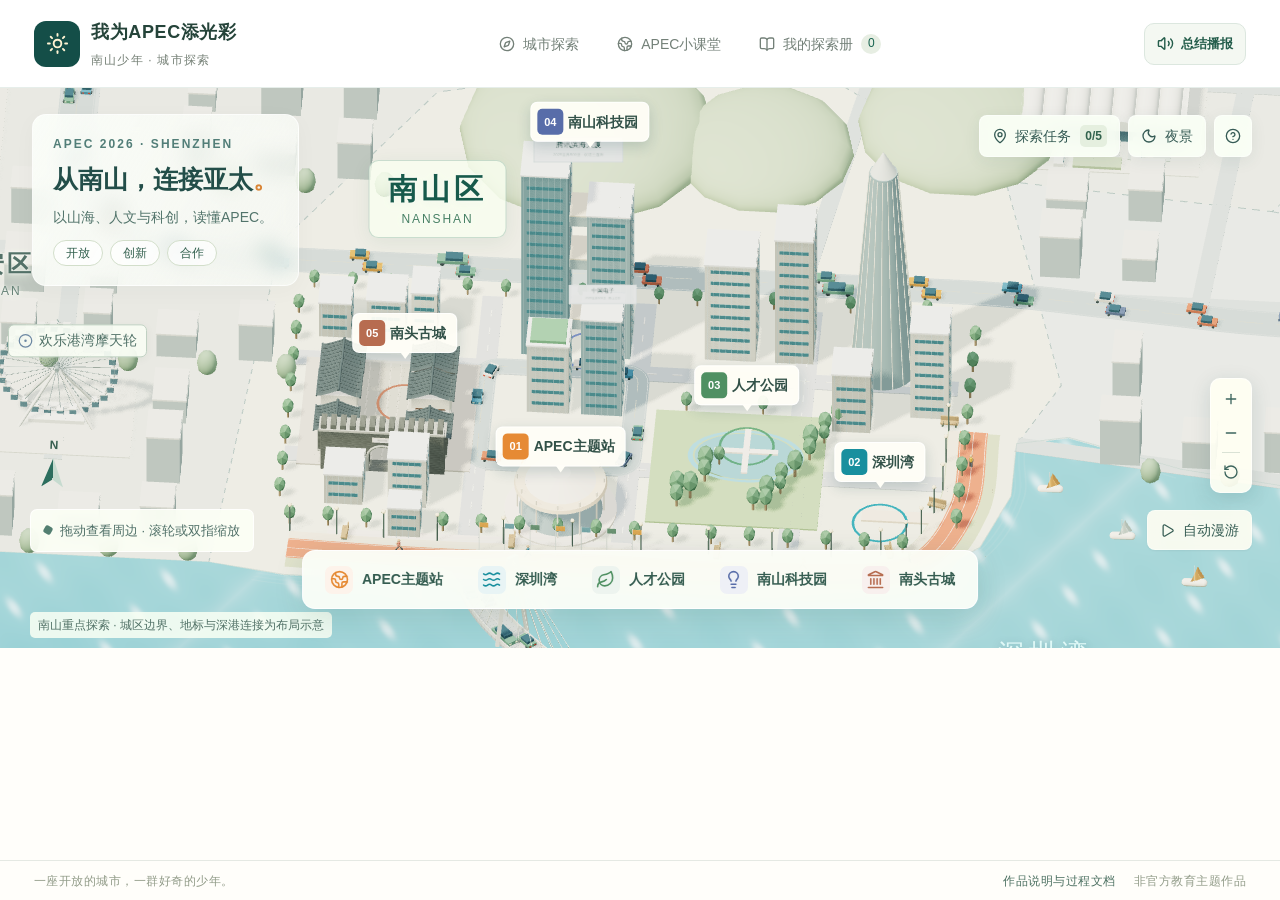
<file: index.html>
<!DOCTYPE html><html lang="zh-CN"><head><meta charSet="utf-8"/><meta name="viewport" content="width=device-width, initial-scale=1"/><link rel="stylesheet" href="/_next/static/css/index.Bz7C-g1S.css" data-rsc-css-href="/_next/static/css/index.Bz7C-g1S.css" data-precedence="vite-rsc/importer-resources"/><link rel="modulepreload" fetchPriority="low" href="/_next/static/chunks/index-CpzBbNXC.js"/><script src="/_next/static/chunks/rolldown-runtime-C60lm6uB.js" type="module" async=""></script><script src="/_next/static/chunks/framework-D_rUT4EX.js" type="module" async=""></script><script src="/_next/static/chunks/navigation-errors-By4dF-Cc.js" type="module" async=""></script><link rel="modulepreload" href="/_next/static/chunks/layout-segment-context-BgVM_bmv.js" crossorigin=""/><link rel="modulepreload" href="/_next/static/chunks/exploration-provider-DEX4lFxf.js" crossorigin=""/><link rel="modulepreload" href="/_next/static/chunks/page-narrator-CltaNtBj.js" crossorigin=""/><link rel="modulepreload" href="/_next/static/chunks/Icon-Bo9jbUr1.js" crossorigin=""/><link rel="modulepreload" href="/_next/static/chunks/page-DUtNKdNf.js" crossorigin=""/><link rel="modulepreload" href="/_next/static/chunks/map-label-layout-DYdTjJoC.js" crossorigin=""/><link rel="modulepreload" href="/_next/static/chunks/site-chrome-37zh-2ZF.js" crossorigin=""/><link rel="modulepreload" href="/_next/static/chunks/apec-theme-BVxfUqP0.js" crossorigin=""/><link rel="modulepreload" href="/_next/static/chunks/waves-horizontal-CMj2hY6w.js" crossorigin=""/><link rel="modulepreload" href="/_next/static/chunks/sparkles-DWFIBnGf.js" crossorigin=""/><link rel="modulepreload" href="/_next/static/chunks/progress-D0NvFGRY.js" crossorigin=""/><title>我为APEC添光彩 · 南山少年城市探索</title><meta name="description" content="面向APEC 2026的南山城市数字名片：探索3D山海、人文与科创地图，理解开放、创新、合作，用少年行动连接亚太。"/><link rel="shortcut icon" href="/favicon.svg"/><link rel="icon" href="/favicon.svg"/><script>Object.assign(((self[Symbol.for("vinext.navigationRuntime")]??={bootstrap:{routeManifest:null},functions:{}}).bootstrap.rsc??={rsc:[]}),{params:{},nav:{"pathname":"/","searchParams":[]}})</script><link rel="modulepreload" href="/_next/static/chunks/index-CpzBbNXC.js" />
</head><body class="antialiased"><div class="explorer "><header class="site-header"><a href="/" class="brand" aria-label="返回城市探索首页"><span class="brand-icon"><svg xmlns="http://www.w3.org/2000/svg" width="23" height="23" viewBox="0 0 24 24" fill="none" stroke="currentColor" stroke-width="2" stroke-linecap="round" stroke-linejoin="round" class="lucide lucide-sun" aria-hidden="true"><circle cx="12" cy="12" r="4"></circle><path d="M12 2v2"></path><path d="M12 20v2"></path><path d="m4.93 4.93 1.41 1.41"></path><path d="m17.66 17.66 1.41 1.41"></path><path d="M2 12h2"></path><path d="M20 12h2"></path><path d="m6.34 17.66-1.41 1.41"></path><path d="m19.07 4.93-1.41 1.41"></path></svg></span><span><strong>我为APEC添光彩</strong><small>南山少年 · 城市探索</small></span></a><nav aria-label="主导航"><a href="/" aria-current="page" data-slot="button" data-variant="ghost" data-size="default" class="inline-flex shrink-0 items-center justify-center gap-2 rounded-md text-sm font-medium whitespace-nowrap transition-all outline-none focus-visible:border-ring focus-visible:ring-[3px] focus-visible:ring-ring/50 disabled:pointer-events-none disabled:opacity-50 aria-invalid:border-destructive aria-invalid:ring-destructive/20 dark:aria-invalid:ring-destructive/40 [&amp;_svg]:pointer-events-none [&amp;_svg]:shrink-0 [&amp;_svg:not([class*=&#x27;size-&#x27;])]:size-4 hover:bg-accent hover:text-accent-foreground dark:hover:bg-accent/50 h-9 px-4 py-2 has-[&gt;svg]:px-3 nav-link current"><svg xmlns="http://www.w3.org/2000/svg" width="24" height="24" viewBox="0 0 24 24" fill="none" stroke="currentColor" stroke-width="2" stroke-linecap="round" stroke-linejoin="round" class="lucide lucide-compass" aria-hidden="true"><circle cx="12" cy="12" r="10"></circle><path d="m16.24 7.76-1.804 5.411a2 2 0 0 1-1.265 1.265L7.76 16.24l1.804-5.411a2 2 0 0 1 1.265-1.265z"></path></svg>城市探索</a><a href="/learn" data-slot="button" data-variant="ghost" data-size="default" class="inline-flex shrink-0 items-center justify-center gap-2 rounded-md text-sm font-medium whitespace-nowrap transition-all outline-none focus-visible:border-ring focus-visible:ring-[3px] focus-visible:ring-ring/50 disabled:pointer-events-none disabled:opacity-50 aria-invalid:border-destructive aria-invalid:ring-destructive/20 dark:aria-invalid:ring-destructive/40 [&amp;_svg]:pointer-events-none [&amp;_svg]:shrink-0 [&amp;_svg:not([class*=&#x27;size-&#x27;])]:size-4 hover:bg-accent hover:text-accent-foreground dark:hover:bg-accent/50 h-9 px-4 py-2 has-[&gt;svg]:px-3 nav-link"><svg xmlns="http://www.w3.org/2000/svg" width="24" height="24" viewBox="0 0 24 24" fill="none" stroke="currentColor" stroke-width="2" stroke-linecap="round" stroke-linejoin="round" class="lucide lucide-earth" aria-hidden="true"><path d="M21.54 15H17a2 2 0 0 0-2 2v4.54"></path><path d="M7 3.34V5a3 3 0 0 0 3 3a2 2 0 0 1 2 2c0 1.1.9 2 2 2a2 2 0 0 0 2-2c0-1.1.9-2 2-2h3.17"></path><path d="M11 21.95V18a2 2 0 0 0-2-2a2 2 0 0 1-2-2v-1a2 2 0 0 0-2-2H2.05"></path><circle cx="12" cy="12" r="10"></circle></svg>APEC小课堂</a><a href="/passport" data-slot="button" data-variant="ghost" data-size="default" class="inline-flex shrink-0 items-center justify-center gap-2 rounded-md text-sm font-medium whitespace-nowrap transition-all outline-none focus-visible:border-ring focus-visible:ring-[3px] focus-visible:ring-ring/50 disabled:pointer-events-none disabled:opacity-50 aria-invalid:border-destructive aria-invalid:ring-destructive/20 dark:aria-invalid:ring-destructive/40 [&amp;_svg]:pointer-events-none [&amp;_svg]:shrink-0 [&amp;_svg:not([class*=&#x27;size-&#x27;])]:size-4 hover:bg-accent hover:text-accent-foreground dark:hover:bg-accent/50 h-9 px-4 py-2 has-[&gt;svg]:px-3 nav-link"><svg xmlns="http://www.w3.org/2000/svg" width="24" height="24" viewBox="0 0 24 24" fill="none" stroke="currentColor" stroke-width="2" stroke-linecap="round" stroke-linejoin="round" class="lucide lucide-book-open" aria-hidden="true"><path d="M12 5v16"></path><path d="M20.001 19A2 2 0 0022 17V5a2 2 0 00-1.999-2L16 3.002A5 5 0 0012 5a5 5 0 00-4-2H4a2 2 0 00-2 2v12a2 2 0 001.999 2H8a5 5 0 014 2 5 5 0 014-2z"></path></svg>我的探索册<span class="nav-count">·</span></a></nav><button class="narration-trigger " aria-label="打开本页总结播报" type="button" aria-haspopup="dialog" aria-expanded="false" data-state="closed" data-slot="popover-trigger"><svg xmlns="http://www.w3.org/2000/svg" width="17" height="17" viewBox="0 0 24 24" fill="none" stroke="currentColor" stroke-width="2" stroke-linecap="round" stroke-linejoin="round" class="lucide lucide-volume2 lucide-volume-2" aria-hidden="true"><path d="M11 4.702a.705.705 0 0 0-1.203-.498L6.413 7.587A1.4 1.4 0 0 1 5.416 8H3a1 1 0 0 0-1 1v6a1 1 0 0 0 1 1h2.416a1.4 1.4 0 0 1 .997.413l3.383 3.384A.705.705 0 0 0 11 19.298z"></path><path d="M16 9a5 5 0 0 1 0 6"></path><path d="M19.364 18.364a9 9 0 0 0 0-12.728"></path></svg><span>总结播报</span></button></header><main class="exploration-layout"><section class="map-surface" aria-label="城市探索地图"><div class="map-heading"><span class="eyebrow">APEC 2026 · SHENZHEN</span><h1>从南山，连接亚太<span>。</span></h1><p>以山海、人文与科创，读懂APEC。</p><nav class="map-theme-links" aria-label="APEC主题探索"><a href="/explore/oldtown" title="开放：从古城认识人文交流">开放</a><a href="/explore/tech" title="创新：从科技园认识数字经济">创新</a><a href="/explore/bay" title="合作：从深圳湾认识绿色发展">合作</a></nav></div><div class="city-canvas"><div class="scene-message" role="status"><span class="loading-orbit"></span><strong>正在展开你的城市</strong><p>海湾、古城和新点子，即将相遇。</p></div></div><div class="map-top-actions"><button data-slot="button" data-variant="outline" data-size="default" class="inline-flex shrink-0 items-center justify-center gap-2 rounded-md text-sm font-medium whitespace-nowrap transition-all outline-none focus-visible:border-ring focus-visible:ring-[3px] focus-visible:ring-ring/50 disabled:pointer-events-none disabled:opacity-50 aria-invalid:border-destructive aria-invalid:ring-destructive/20 dark:aria-invalid:ring-destructive/40 [&amp;_svg]:pointer-events-none [&amp;_svg]:shrink-0 [&amp;_svg:not([class*=&#x27;size-&#x27;])]:size-4 border bg-background shadow-xs hover:bg-accent hover:text-accent-foreground dark:border-input dark:bg-input/30 dark:hover:bg-input/50 h-9 px-4 py-2 has-[&gt;svg]:px-3 glass-button task-toggle" aria-expanded="false" aria-controls="city-task-panel"><svg xmlns="http://www.w3.org/2000/svg" width="24" height="24" viewBox="0 0 24 24" fill="none" stroke="currentColor" stroke-width="2" stroke-linecap="round" stroke-linejoin="round" class="lucide lucide-map-pin" aria-hidden="true"><path d="M20 10c0 4.993-5.539 10.193-7.399 11.799a1 1 0 0 1-1.202 0C9.539 20.193 4 14.993 4 10a8 8 0 0 1 16 0"></path><circle cx="12" cy="10" r="3"></circle></svg><span>探索任务</span><b>0<!-- -->/5</b></button><button data-slot="button" data-variant="outline" data-size="default" class="inline-flex shrink-0 items-center justify-center gap-2 rounded-md text-sm font-medium whitespace-nowrap transition-all outline-none focus-visible:border-ring focus-visible:ring-[3px] focus-visible:ring-ring/50 disabled:pointer-events-none disabled:opacity-50 aria-invalid:border-destructive aria-invalid:ring-destructive/20 dark:aria-invalid:ring-destructive/40 [&amp;_svg]:pointer-events-none [&amp;_svg]:shrink-0 [&amp;_svg:not([class*=&#x27;size-&#x27;])]:size-4 border bg-background shadow-xs hover:bg-accent hover:text-accent-foreground dark:border-input dark:bg-input/30 dark:hover:bg-input/50 h-9 px-4 py-2 has-[&gt;svg]:px-3 glass-button" aria-label="切换夜间场景" aria-pressed="false"><svg xmlns="http://www.w3.org/2000/svg" width="24" height="24" viewBox="0 0 24 24" fill="none" stroke="currentColor" stroke-width="2" stroke-linecap="round" stroke-linejoin="round" class="lucide lucide-moon" aria-hidden="true"><path d="M20.985 12.486a9 9 0 1 1-9.473-9.472c.405-.022.617.46.402.803a6 6 0 0 0 8.268 8.268c.344-.215.825-.004.803.401"></path></svg><span>夜景</span></button><button data-slot="button" data-variant="outline" data-size="default" class="inline-flex shrink-0 items-center justify-center gap-2 rounded-md text-sm font-medium whitespace-nowrap transition-all outline-none focus-visible:border-ring focus-visible:ring-[3px] focus-visible:ring-ring/50 disabled:pointer-events-none disabled:opacity-50 aria-invalid:border-destructive aria-invalid:ring-destructive/20 dark:aria-invalid:ring-destructive/40 [&amp;_svg]:pointer-events-none [&amp;_svg]:shrink-0 [&amp;_svg:not([class*=&#x27;size-&#x27;])]:size-4 border bg-background shadow-xs hover:bg-accent hover:text-accent-foreground dark:border-input dark:bg-input/30 dark:hover:bg-input/50 h-9 px-4 py-2 has-[&gt;svg]:px-3 glass-button help" aria-label="查看操作帮助"><svg xmlns="http://www.w3.org/2000/svg" width="24" height="24" viewBox="0 0 24 24" fill="none" stroke="currentColor" stroke-width="2" stroke-linecap="round" stroke-linejoin="round" class="lucide lucide-circle-question-mark" aria-hidden="true"><circle cx="12" cy="12" r="10"></circle><path d="M9.09 9a3 3 0 0 1 5.83 1c0 2-3 3-3 3"></path><path d="M12 17h.01"></path></svg></button></div><div class="map-zoom"><button data-slot="button" data-variant="ghost" data-size="icon" class="inline-flex shrink-0 items-center justify-center gap-2 rounded-md text-sm font-medium whitespace-nowrap transition-all outline-none focus-visible:border-ring focus-visible:ring-[3px] focus-visible:ring-ring/50 disabled:pointer-events-none disabled:opacity-50 aria-invalid:border-destructive aria-invalid:ring-destructive/20 dark:aria-invalid:ring-destructive/40 [&amp;_svg]:pointer-events-none [&amp;_svg]:shrink-0 [&amp;_svg:not([class*=&#x27;size-&#x27;])]:size-4 hover:bg-accent hover:text-accent-foreground dark:hover:bg-accent/50 size-9" aria-label="放大城市场景"><svg xmlns="http://www.w3.org/2000/svg" width="24" height="24" viewBox="0 0 24 24" fill="none" stroke="currentColor" stroke-width="2" stroke-linecap="round" stroke-linejoin="round" class="lucide lucide-plus" aria-hidden="true"><path d="M5 12h14"></path><path d="M12 5v14"></path></svg></button><button data-slot="button" data-variant="ghost" data-size="icon" class="inline-flex shrink-0 items-center justify-center gap-2 rounded-md text-sm font-medium whitespace-nowrap transition-all outline-none focus-visible:border-ring focus-visible:ring-[3px] focus-visible:ring-ring/50 disabled:pointer-events-none disabled:opacity-50 aria-invalid:border-destructive aria-invalid:ring-destructive/20 dark:aria-invalid:ring-destructive/40 [&amp;_svg]:pointer-events-none [&amp;_svg]:shrink-0 [&amp;_svg:not([class*=&#x27;size-&#x27;])]:size-4 hover:bg-accent hover:text-accent-foreground dark:hover:bg-accent/50 size-9" aria-label="缩小城市场景"><svg xmlns="http://www.w3.org/2000/svg" width="24" height="24" viewBox="0 0 24 24" fill="none" stroke="currentColor" stroke-width="2" stroke-linecap="round" stroke-linejoin="round" class="lucide lucide-minus" aria-hidden="true"><path d="M5 12h14"></path></svg></button><div></div><button data-slot="button" data-variant="ghost" data-size="icon" class="inline-flex shrink-0 items-center justify-center gap-2 rounded-md text-sm font-medium whitespace-nowrap transition-all outline-none focus-visible:border-ring focus-visible:ring-[3px] focus-visible:ring-ring/50 disabled:pointer-events-none disabled:opacity-50 aria-invalid:border-destructive aria-invalid:ring-destructive/20 dark:aria-invalid:ring-destructive/40 [&amp;_svg]:pointer-events-none [&amp;_svg]:shrink-0 [&amp;_svg:not([class*=&#x27;size-&#x27;])]:size-4 hover:bg-accent hover:text-accent-foreground dark:hover:bg-accent/50 size-9" aria-label="回到南山主视角"><svg xmlns="http://www.w3.org/2000/svg" width="24" height="24" viewBox="0 0 24 24" fill="none" stroke="currentColor" stroke-width="2" stroke-linecap="round" stroke-linejoin="round" class="lucide lucide-rotate-ccw" aria-hidden="true"><path d="M3 12a9 9 0 1 0 9-9 9.75 9.75 0 0 0-6.74 2.74L3 8"></path><path d="M3 3v5h5"></path></svg></button></div><div class="map-bottom"><div class="map-instructions"><span class="live-cube"></span><span>拖动查看周边 · 滚轮或双指缩放</span></div><button data-slot="button" data-variant="outline" data-size="default" class="inline-flex shrink-0 items-center justify-center gap-2 rounded-md text-sm font-medium whitespace-nowrap transition-all outline-none focus-visible:border-ring focus-visible:ring-[3px] focus-visible:ring-ring/50 disabled:pointer-events-none disabled:opacity-50 aria-invalid:border-destructive aria-invalid:ring-destructive/20 dark:aria-invalid:ring-destructive/40 [&amp;_svg]:pointer-events-none [&amp;_svg]:shrink-0 [&amp;_svg:not([class*=&#x27;size-&#x27;])]:size-4 border bg-background shadow-xs hover:bg-accent hover:text-accent-foreground dark:border-input dark:bg-input/30 dark:hover:bg-input/50 h-9 px-4 py-2 has-[&gt;svg]:px-3 tour-button"><svg xmlns="http://www.w3.org/2000/svg" width="24" height="24" viewBox="0 0 24 24" fill="none" stroke="currentColor" stroke-width="2" stroke-linecap="round" stroke-linejoin="round" class="lucide lucide-play" aria-hidden="true"><path d="M5 5a2 2 0 0 1 3.008-1.728l11.997 6.998a2 2 0 0 1 .003 3.458l-12 7A2 2 0 0 1 5 19z"></path></svg>自动漫游</button></div><nav class="map-station-dock" aria-label="南山五个探索站"><a href="/explore/apec" style="--stop-color:#e68a34"><span><svg xmlns="http://www.w3.org/2000/svg" width="19" height="19" viewBox="0 0 24 24" fill="none" stroke="currentColor" stroke-width="2" stroke-linecap="round" stroke-linejoin="round" class="lucide lucide-earth" aria-hidden="true"><path d="M21.54 15H17a2 2 0 0 0-2 2v4.54"></path><path d="M7 3.34V5a3 3 0 0 0 3 3a2 2 0 0 1 2 2c0 1.1.9 2 2 2a2 2 0 0 0 2-2c0-1.1.9-2 2-2h3.17"></path><path d="M11 21.95V18a2 2 0 0 0-2-2a2 2 0 0 1-2-2v-1a2 2 0 0 0-2-2H2.05"></path><circle cx="12" cy="12" r="10"></circle></svg></span><strong data-narrate="true">APEC主题站</strong></a><a href="/explore/bay" style="--stop-color:#188f9e"><span><svg xmlns="http://www.w3.org/2000/svg" width="19" height="19" viewBox="0 0 24 24" fill="none" stroke="currentColor" stroke-width="2" stroke-linecap="round" stroke-linejoin="round" class="lucide lucide-waves-horizontal" aria-hidden="true"><path d="M2 12q2.5 2 5 0t5 0 5 0 5 0"></path><path d="M2 19q2.5 2 5 0t5 0 5 0 5 0"></path><path d="M2 5q2.5 2 5 0t5 0 5 0 5 0"></path></svg></span><strong data-narrate="true">深圳湾</strong></a><a href="/explore/park" style="--stop-color:#4f9062"><span><svg xmlns="http://www.w3.org/2000/svg" width="19" height="19" viewBox="0 0 24 24" fill="none" stroke="currentColor" stroke-width="2" stroke-linecap="round" stroke-linejoin="round" class="lucide lucide-leaf" aria-hidden="true"><path d="M11 20A7 7 0 0 1 9.8 6.1C15.5 5 17 4.48 19 2c1 2 2 4.18 2 8 0 5.5-4.78 10-10 10Z"></path><path d="M2 21c0-3 1.85-5.36 5.08-6C9.5 14.52 12 13 13 12"></path></svg></span><strong data-narrate="true">人才公园</strong></a><a href="/explore/tech" style="--stop-color:#586da9"><span><svg xmlns="http://www.w3.org/2000/svg" width="19" height="19" viewBox="0 0 24 24" fill="none" stroke="currentColor" stroke-width="2" stroke-linecap="round" stroke-linejoin="round" class="lucide lucide-lightbulb" aria-hidden="true"><path d="M15 14c.2-1 .7-1.7 1.5-2.5 1-.9 1.5-2.2 1.5-3.5A6 6 0 0 0 6 8c0 1 .2 2.2 1.5 3.5.7.7 1.3 1.5 1.5 2.5"></path><path d="M9 18h6"></path><path d="M10 22h4"></path></svg></span><strong data-narrate="true">南山科技园</strong></a><a href="/explore/oldtown" style="--stop-color:#b76c50"><span><svg xmlns="http://www.w3.org/2000/svg" width="19" height="19" viewBox="0 0 24 24" fill="none" stroke="currentColor" stroke-width="2" stroke-linecap="round" stroke-linejoin="round" class="lucide lucide-landmark" aria-hidden="true"><path d="M10 18v-7"></path><path d="M11.119 2.205a2 2 0 0 1 1.762 0l7.84 3.846A.5.5 0 0 1 20.5 7h-17a.5.5 0 0 1-.22-.949z"></path><path d="M14 18v-7"></path><path d="M18 18v-7"></path><path d="M3 22h18"></path><path d="M6 18v-7"></path></svg></span><strong data-narrate="true">南头古城</strong></a></nav><div class="scene-caption" data-narrate="true">南山重点探索 · 城区边界、地标与深港连接为布局示意</div></section><aside id="city-task-panel" class="explore-panel" aria-label="探索任务" hidden=""><div class="progress-head"><div><span class="eyebrow">MY CITY, MY LIGHT</span><h2>我的城市点亮计划</h2></div><span class="progress-total">0<small> / 5</small></span></div><div aria-valuemax="100" aria-valuemin="0" aria-valuenow="0" aria-valuetext="0%" role="progressbar" data-state="loading" data-value="0" data-max="100" data-slot="progress" class="relative h-2 w-full overflow-hidden rounded-full bg-primary/20 explore-progress" aria-label="探索完成进度"><div data-state="loading" data-value="0" data-max="100" data-slot="progress-indicator" class="h-full w-full flex-1 bg-primary transition-all" style="transform:translateX(-100%)"></div></div><div class="progress-caption"><span>完成小挑战，收集城市徽章</span><span>0<!-- -->%</span></div><div class="intro-card"><span class="intro-label"><svg xmlns="http://www.w3.org/2000/svg" width="15" height="15" viewBox="0 0 24 24" fill="none" stroke="currentColor" stroke-width="2" stroke-linecap="round" stroke-linejoin="round" class="lucide lucide-map-pin" aria-hidden="true"><path d="M20 10c0 4.993-5.539 10.193-7.399 11.799a1 1 0 0 1-1.202 0C9.539 20.193 4 14.993 4 10a8 8 0 0 1 16 0"></path><circle cx="12" cy="10" r="3"></circle></svg>你的APEC城市探索任务</span><h3>读懂一座南山，<br/>连接一个亚太。</h3><p>从古城读懂开放，从科技园发现创新，从海湾理解合作。走进五站，回答小挑战，再用一个少年行动为城市添光彩。</p><a href="/explore/apec" data-slot="button" data-variant="default" data-size="default" class="inline-flex shrink-0 items-center justify-center gap-2 rounded-md text-sm font-medium whitespace-nowrap transition-all outline-none focus-visible:border-ring focus-visible:ring-[3px] focus-visible:ring-ring/50 disabled:pointer-events-none disabled:opacity-50 aria-invalid:border-destructive aria-invalid:ring-destructive/20 dark:aria-invalid:ring-destructive/40 [&amp;_svg]:pointer-events-none [&amp;_svg]:shrink-0 [&amp;_svg:not([class*=&#x27;size-&#x27;])]:size-4 bg-primary text-primary-foreground hover:bg-primary/90 h-9 px-4 py-2 has-[&gt;svg]:px-3 primary-button"><svg xmlns="http://www.w3.org/2000/svg" width="24" height="24" viewBox="0 0 24 24" fill="none" stroke="currentColor" stroke-width="2" stroke-linecap="round" stroke-linejoin="round" class="lucide lucide-compass" aria-hidden="true"><circle cx="12" cy="12" r="10"></circle><path d="m16.24 7.76-1.804 5.411a2 2 0 0 1-1.265 1.265L7.76 16.24l1.804-5.411a2 2 0 0 1 1.265-1.265z"></path></svg> <!-- -->探索第一站</a><span class="intro-footnote">点击地图标签或下方站点，直接进入详情。</span></div><div class="stop-list-heading"><h3>五站，一座更美好的城市</h3><span>EXPLORE 05</span></div><div class="stop-list"><a href="/explore/apec" class="stop-list-item "><span class="list-icon" style="background:#e68a3414;color:#e68a34"><svg xmlns="http://www.w3.org/2000/svg" width="21" height="21" viewBox="0 0 24 24" fill="none" stroke="currentColor" stroke-width="2" stroke-linecap="round" stroke-linejoin="round" class="lucide lucide-earth" aria-hidden="true"><path d="M21.54 15H17a2 2 0 0 0-2 2v4.54"></path><path d="M7 3.34V5a3 3 0 0 0 3 3a2 2 0 0 1 2 2c0 1.1.9 2 2 2a2 2 0 0 0 2-2c0-1.1.9-2 2-2h3.17"></path><path d="M11 21.95V18a2 2 0 0 0-2-2a2 2 0 0 1-2-2v-1a2 2 0 0 0-2-2H2.05"></path><circle cx="12" cy="12" r="10"></circle></svg></span><span class="list-copy"><strong>APEC主题站</strong><small>开放与合作</small></span><span class="list-number">01</span></a><a href="/explore/bay" class="stop-list-item "><span class="list-icon" style="background:#188f9e14;color:#188f9e"><svg xmlns="http://www.w3.org/2000/svg" width="21" height="21" viewBox="0 0 24 24" fill="none" stroke="currentColor" stroke-width="2" stroke-linecap="round" stroke-linejoin="round" class="lucide lucide-waves-horizontal" aria-hidden="true"><path d="M2 12q2.5 2 5 0t5 0 5 0 5 0"></path><path d="M2 19q2.5 2 5 0t5 0 5 0 5 0"></path><path d="M2 5q2.5 2 5 0t5 0 5 0 5 0"></path></svg></span><span class="list-copy"><strong>深圳湾</strong><small>绿色城市</small></span><span class="list-number">02</span></a><a href="/explore/park" class="stop-list-item "><span class="list-icon" style="background:#4f906214;color:#4f9062"><svg xmlns="http://www.w3.org/2000/svg" width="21" height="21" viewBox="0 0 24 24" fill="none" stroke="currentColor" stroke-width="2" stroke-linecap="round" stroke-linejoin="round" class="lucide lucide-leaf" aria-hidden="true"><path d="M11 20A7 7 0 0 1 9.8 6.1C15.5 5 17 4.48 19 2c1 2 2 4.18 2 8 0 5.5-4.78 10-10 10Z"></path><path d="M2 21c0-3 1.85-5.36 5.08-6C9.5 14.52 12 13 13 12"></path></svg></span><span class="list-copy"><strong>人才公园</strong><small>共建与共享</small></span><span class="list-number">03</span></a><a href="/explore/tech" class="stop-list-item "><span class="list-icon" style="background:#586da914;color:#586da9"><svg xmlns="http://www.w3.org/2000/svg" width="21" height="21" viewBox="0 0 24 24" fill="none" stroke="currentColor" stroke-width="2" stroke-linecap="round" stroke-linejoin="round" class="lucide lucide-lightbulb" aria-hidden="true"><path d="M15 14c.2-1 .7-1.7 1.5-2.5 1-.9 1.5-2.2 1.5-3.5A6 6 0 0 0 6 8c0 1 .2 2.2 1.5 3.5.7.7 1.3 1.5 1.5 2.5"></path><path d="M9 18h6"></path><path d="M10 22h4"></path></svg></span><span class="list-copy"><strong>南山科技园</strong><small>创新与未来</small></span><span class="list-number">04</span></a><a href="/explore/oldtown" class="stop-list-item "><span class="list-icon" style="background:#b76c5014;color:#b76c50"><svg xmlns="http://www.w3.org/2000/svg" width="21" height="21" viewBox="0 0 24 24" fill="none" stroke="currentColor" stroke-width="2" stroke-linecap="round" stroke-linejoin="round" class="lucide lucide-landmark" aria-hidden="true"><path d="M10 18v-7"></path><path d="M11.119 2.205a2 2 0 0 1 1.762 0l7.84 3.846A.5.5 0 0 1 20.5 7h-17a.5.5 0 0 1-.22-.949z"></path><path d="M14 18v-7"></path><path d="M18 18v-7"></path><path d="M3 22h18"></path><path d="M6 18v-7"></path></svg></span><span class="list-copy"><strong>南头古城</strong><small>文化与传承</small></span><span class="list-number">05</span></a></div><div class="panel-bottom-note"><svg xmlns="http://www.w3.org/2000/svg" width="22" height="22" viewBox="0 0 24 24" fill="none" stroke="currentColor" stroke-width="2" stroke-linecap="round" stroke-linejoin="round" class="lucide lucide-sun" aria-hidden="true"><circle cx="12" cy="12" r="4"></circle><path d="M12 2v2"></path><path d="M12 20v2"></path><path d="m4.93 4.93 1.41 1.41"></path><path d="m17.66 17.66 1.41 1.41"></path><path d="M2 12h2"></path><path d="M20 12h2"></path><path d="m6.34 17.66-1.41 1.41"></path><path d="m19.07 4.93-1.41 1.41"></path></svg><p>我为APEC添光彩，<br/><strong>从今天的一件小事开始。</strong></p></div><p class="session-note">进度在当前标签页内保留，页面跳转或刷新不会丢失；关闭标签页后结束本次探索。</p></aside></main><footer class="site-footer"><span>一座开放的城市，一群好奇的少年。</span><span class="footer-meta"><a href="/project">作品说明与过程文档</a><span>非官方教育主题作品</span></span></footer><span class="sr-only" aria-live="polite"></span></div><script type="module" src="/_next/static/chunks/index-CpzBbNXC.js" id="_R_" async=""></script><script>((self[Symbol.for("vinext.navigationRuntime")]??={bootstrap:{routeManifest:null},functions:{}}).bootstrap.rsc??={rsc:[]}).rsc.push("2:I[\"77cdc32a328c\",[],\"ExplorationProvider\",1]\n")</script><script>((self[Symbol.for("vinext.navigationRuntime")]??={bootstrap:{routeManifest:null},functions:{}}).bootstrap.rsc??={rsc:[]}).rsc.push("3:I[\"d3b11a10b282\",[],\"NarrationProvider\",1]\n")</script><script>((self[Symbol.for("vinext.navigationRuntime")]??={bootstrap:{routeManifest:null},functions:{}}).bootstrap.rsc??={rsc:[]}).rsc.push("4:I[\"48202614ed41\",[],\"Children\",1]\n")</script><script>((self[Symbol.for("vinext.navigationRuntime")]??={bootstrap:{routeManifest:null},functions:{}}).bootstrap.rsc??={rsc:[]}).rsc.push("5:I[\"60c6f8efdea4\",[],\"GlobalErrorBoundary\",1]\n")</script><script>((self[Symbol.for("vinext.navigationRuntime")]??={bootstrap:{routeManifest:null},functions:{}}).bootstrap.rsc??={rsc:[]}).rsc.push("6:I[\"f9fc34ff1679\",[],\"default\",1]\n")</script><script>((self[Symbol.for("vinext.navigationRuntime")]??={bootstrap:{routeManifest:null},functions:{}}).bootstrap.rsc??={rsc:[]}).rsc.push("7:I[\"60c6f8efdea4\",[],\"ErrorBoundary\",1]\n")</script><script>((self[Symbol.for("vinext.navigationRuntime")]??={bootstrap:{routeManifest:null},functions:{}}).bootstrap.rsc??={rsc:[]}).rsc.push("8:I[\"641eb65a0981\",[],\"LayoutSegmentProvider\",1]\n")</script><script>((self[Symbol.for("vinext.navigationRuntime")]??={bootstrap:{routeManifest:null},functions:{}}).bootstrap.rsc??={rsc:[]}).rsc.push("9:I[\"48202614ed41\",[],\"Slot\",1]\n")</script><script>((self[Symbol.for("vinext.navigationRuntime")]??={bootstrap:{routeManifest:null},functions:{}}).bootstrap.rsc??={rsc:[]}).rsc.push("a:I[\"60c6f8efdea4\",[],\"NotFoundBoundary\",1]\n")</script><script>((self[Symbol.for("vinext.navigationRuntime")]??={bootstrap:{routeManifest:null},functions:{}}).bootstrap.rsc??={rsc:[]}).rsc.push("b:I[\"4715d14f82e4\",[],\"SiteHeader\",1]\n")</script><script>((self[Symbol.for("vinext.navigationRuntime")]??={bootstrap:{routeManifest:null},functions:{}}).bootstrap.rsc??={rsc:[]}).rsc.push("c:I[\"066132fd2803\",[],\"default\",1]\n")</script><script>((self[Symbol.for("vinext.navigationRuntime")]??={bootstrap:{routeManifest:null},functions:{}}).bootstrap.rsc??={rsc:[]}).rsc.push("d:I[\"4715d14f82e4\",[],\"SiteFooter\",1]\n")</script><script>((self[Symbol.for("vinext.navigationRuntime")]??={bootstrap:{routeManifest:null},functions:{}}).bootstrap.rsc??={rsc:[]}).rsc.push("e:I[\"63c9a7ce9801\",[],\"AppRouterScrollTarget\",1]\n")</script><script>((self[Symbol.for("vinext.navigationRuntime")]??={bootstrap:{routeManifest:null},functions:{}}).bootstrap.rsc??={rsc:[]}).rsc.push("f:I[\"60c6f8efdea4\",[],\"RedirectBoundary\",1]\n")</script><script>((self[Symbol.for("vinext.navigationRuntime")]??={bootstrap:{routeManifest:null},functions:{}}).bootstrap.rsc??={rsc:[]}).rsc.push(":HL[\"/_next/static/css/index.Bz7C-g1S.css\",\"style\"     ]\n")</script><script>((self[Symbol.for("vinext.navigationRuntime")]??={bootstrap:{routeManifest:null},functions:{}}).bootstrap.rsc??={rsc:[]}).rsc.push("0:{\"page:/\":\"$L1\",\"layout:/\":[[[\"$\",\"link\",\"css:/_next/static/css/index.Bz7C-g1S.css\",{\"rel\":\"stylesheet\",\"precedence\":\"vite-rsc/importer-resources\",\"href\":\"/_next/static/css/index.Bz7C-g1S.css\",\"data-rsc-css-href\":\"/_next/static/css/index.Bz7C-g1S.css\"}],\"$undefined\"],[\"$\",\"html\",null,{\"lang\":\"zh-CN\",\"children\":[\"$\",\"body\",null,{\"className\":\"antialiased\",\"children\":[\"$\",\"$L2\",null,{\"children\":[\"$\",\"$L3\",null,{\"children\":[\"$\",\"$L4\",null,{}]}]}]}]}]],\"route:/\":[[[\"$\",\"meta\",null,{\"charSet\":\"utf-8\"}],[[\"$\",\"title\",\"0\",{\"children\":\"我为APEC添光彩 · 南山少年城市探索\"}],[\"$\",\"meta\",\"1\",{\"name\":\"description\",\"content\":\"面向APEC 2026的南山城市数字名片：探索3D山海、人文与科创地图，理解开放、创新、合作，用少年行动连接亚太。\"}],[\"$\",\"link\",\"2\",{\"data-vinext-streamed-icon\":\"$undefined\",\"rel\":\"shortcut icon\",\"href\":\"/favicon.svg\",\"type\":\"$undefined\",\"sizes\":\"$undefined\",\"color\":\"$undefined\",\"media\":\"$undefined\",\"fetchPriority\":\"$undefined\"}],[\"$\",\"link\",\"3\",{\"data-vinext-streamed-icon\":\"$undefined\",\"rel\":\"icon\",\"href\":\"/favicon.svg\",\"type\":\"$undefined\",\"sizes\":\"$undefined\",\"color\":\"$undefined\",\"media\":\"$undefined\",\"fetchPriority\":\"$undefined\"}]],[[\"$\",\"meta\",\"0\",{\"name\":\"viewport\",\"content\":\"width=device-width, initial-scale=1\"}]]],[\"$\",\"$L5\",null,{\"fallback\":\"$6\",\"children\":[\"$\",\"$L7\",null,{\"fallback\":\"$6\",\"children\":[\"$\",\"$L8\",null,{\"providerId\":\"layout:/\",\"segmentMap\":{\"children\":[]},\"children\":[\"$\",\"$L9\",null,{\"id\":\"layout:/\",\"parallelSlots\":\"$undefined\",\"children\":[\"$\",\"$La\",null,{\"resetKey\":\"\",\"fallback\":[\"$\",\"div\",null,{\"className\":\"subpage\",\"children\":[[\"$\",\"$Lb\",null,{}],[\"$\",\"main\",null,{\"className\":\"not-found-page\",\"children\":[[\"$\",\"$Lc\",null,{\"ref\":\"$undefined\",\"iconNode\":[[\"circle\",{\"cx\":\"12\",\"cy\":\"12\",\"r\":\"10\",\"key\":\"1mglay\"}],[\"path\",{\"d\":\"m16.24 7.76-1.804 5.411a2 2 0 0 1-1.265 1.265L7.76 16.24l1.804-5.411a2 2 0 0 1 1.265-1.265z\",\"key\":\"9ktpf1\"}]],\"className\":\"lucide-compass\",\"size\":48}],[\"$\",\"span\",null,{\"className\":\"eyebrow\",\"children\":\"LET'S FIND OUR WAY\"}],[\"$\",\"h1\",null,{\"children\":\"这一站暂时没有找到。\"}],[\"$\",\"p\",null,{\"children\":\"回到城市地图，五个探索站都在那里等你。\"}],[\"$\",\"a\",null,{\"href\":\"/\",\"children\":\"回到城市探索\",\"data-slot\":\"button\",\"data-variant\":\"default\",\"data-size\":\"default\",\"className\":\"inline-flex shrink-0 items-center justify-center gap-2 rounded-md text-sm font-medium whitespace-nowrap transition-all outline-none focus-visible:border-ring focus-visible:ring-[3px] focus-visible:ring-ring/50 disabled:pointer-events-none disabled:opacity-50 aria-invalid:border-destructive aria-invalid:ring-destructive/20 dark:aria-invalid:ring-destructive/40 [\u0026_svg]:pointer-events-none [\u0026_svg]:shrink-0 [\u0026_svg:not([class*='size-'])]:size-4 bg-primary text-primary-foreground hover:bg-primary/90 h-9 px-4 py-2 has-[\u003esvg]:px-3 primary-button\",\"ref\":null}]]}],[\"$\",\"$Ld\",null,{}]]}],\"children\":[\"$\",\"$La\",null,{\"resetKey\":\"\",\"fallback\":[\"$\",\"div\",null,{\"className\":\"subpage\",\"children\":[[\"$\",\"$Lb\",null,{}],[\"$\",\"main\",null,{\"className\":\"not-found-page\",\"children\":[[\"$\",\"$Lc\",null,{\"ref\":\"$undefined\",\"iconNode\":[[\"circle\",{\"cx\":\"12\",\"cy\":\"12\",\"r\":\"10\",\"key\":\"1mglay\"}],[\"path\",{\"d\":\"m16.24 7.76-1.804 5.411a2 2 0 0 1-1.265 1.265L7.76 16.24l1.804-5.411a2 2 0 0 1 1.265-1.265z\",\"key\":\"9ktpf1\"}]],\"className\":\"lucide-compass\",\"size\":48}],[\"$\",\"span\",null,{\"className\":\"eyebrow\",\"children\":\"LET'S FIND OUR WAY\"}],[\"$\",\"h1\",null,{\"children\":\"这一站暂时没有找到。\"}],[\"$\",\"p\",null,{\"children\":\"回到城市地图，五个探索站都在那里等你。\"}],[\"$\",\"a\",null,{\"href\":\"/\",\"children\":\"回到城市探索\",\"data-slot\":\"button\",\"data-variant\":\"default\",\"data-size\":\"default\",\"className\":\"inline-flex shrink-0 items-center justify-center gap-2 rounded-md text-sm font-medium whitespace-nowrap transition-all outline-none focus-visible:border-ring focus-visible:ring-[3px] focus-visible:ring-ring/50 disabled:pointer-events-none disabled:opacity-50 aria-invalid:border-destructive aria-invalid:ring-destructive/20 dark:aria-invalid:ring-destructive/40 [\u0026_svg]:pointer-events-none [\u0026_svg]:shrink-0 [\u0026_svg:not([class*='size-'])]:size-4 bg-primary text-primary-foreground hover:bg-primary/90 h-9 px-4 py-2 has-[\u003esvg]:px-3 primary-button\",\"ref\":null}]]}],[\"$\",\"$Ld\",null,{}]]}],\"children\":[\"$\",\"$Le\",null,{\"children\":[\"$\",\"$Lf\",null,{\"children\":[[\"$\",\"$L8\",null,{\"providerId\":\"page:/\",\"segmentMap\":{\"children\":[\"__PAGE__\"]},\"children\":[\"$\",\"$L9\",null,{\"id\":\"page:/\"}]}],null]}]}]}]}]}]}]}]}],null,null],\"__route\":\"route:/\",\"__interceptionContext\":null,\"__layoutIds\":[\"layout:/\"],\"__rootLayout\":\"/\",\"__bfcacheSegmentIdentities\":{\"layout:/\":\"[\\\"layout\\\",\\\"layout:/\\\",\\\"root-boundary:/\\\",\\\"\\\"]\",\"page:/\":\"[\\\"page\\\",\\\"page:/\\\",\\\"root-boundary:/\\\",\\\"\\\"]\"},\"__srcPage\":[\"page\"],\"__layoutFlags\":{\"layout:/\":\"s\"},\"__artifactCompatibility\":{\"schemaVersion\":1,\"graphVersion\":\"app-route-graph:1177fd80f83fa7b0\",\"deploymentVersion\":\"8f64ddc8-65ee-44f9-819e-b31171dc12a7\",\"appElementsSchemaVersion\":1,\"rscPayloadSchemaVersion\":1,\"rootBoundaryId\":\"/\",\"renderEpoch\":null}}\n")</script><script>((self[Symbol.for("vinext.navigationRuntime")]??={bootstrap:{routeManifest:null},functions:{}}).bootstrap.rsc??={rsc:[]}).rsc.push("10:I[\"6efdf509a785\",[],\"default\",1]\n")</script><script>((self[Symbol.for("vinext.navigationRuntime")]??={bootstrap:{routeManifest:null},functions:{}}).bootstrap.rsc??={rsc:[]}).rsc.push("1:[\"$\",\"$L10\",null,{\"params\":\"$@11\",\"searchParams\":\"$@12\"}]\n")</script><script>((self[Symbol.for("vinext.navigationRuntime")]??={bootstrap:{routeManifest:null},functions:{}}).bootstrap.rsc??={rsc:[]}).rsc.push("11:{}\n")</script><script>((self[Symbol.for("vinext.navigationRuntime")]??={bootstrap:{routeManifest:null},functions:{}}).bootstrap.rsc??={rsc:[]}).rsc.push("12:{}\n")</script><script>Object.assign(((self[Symbol.for("vinext.navigationRuntime")]??={bootstrap:{routeManifest:null},functions:{}}).bootstrap.rsc??={rsc:[]}),{"initialCacheKind":"dynamic"});((self[Symbol.for("vinext.navigationRuntime")]??={bootstrap:{routeManifest:null},functions:{}}).bootstrap.rsc??={rsc:[]}).done=true</script></body></html>
</file>
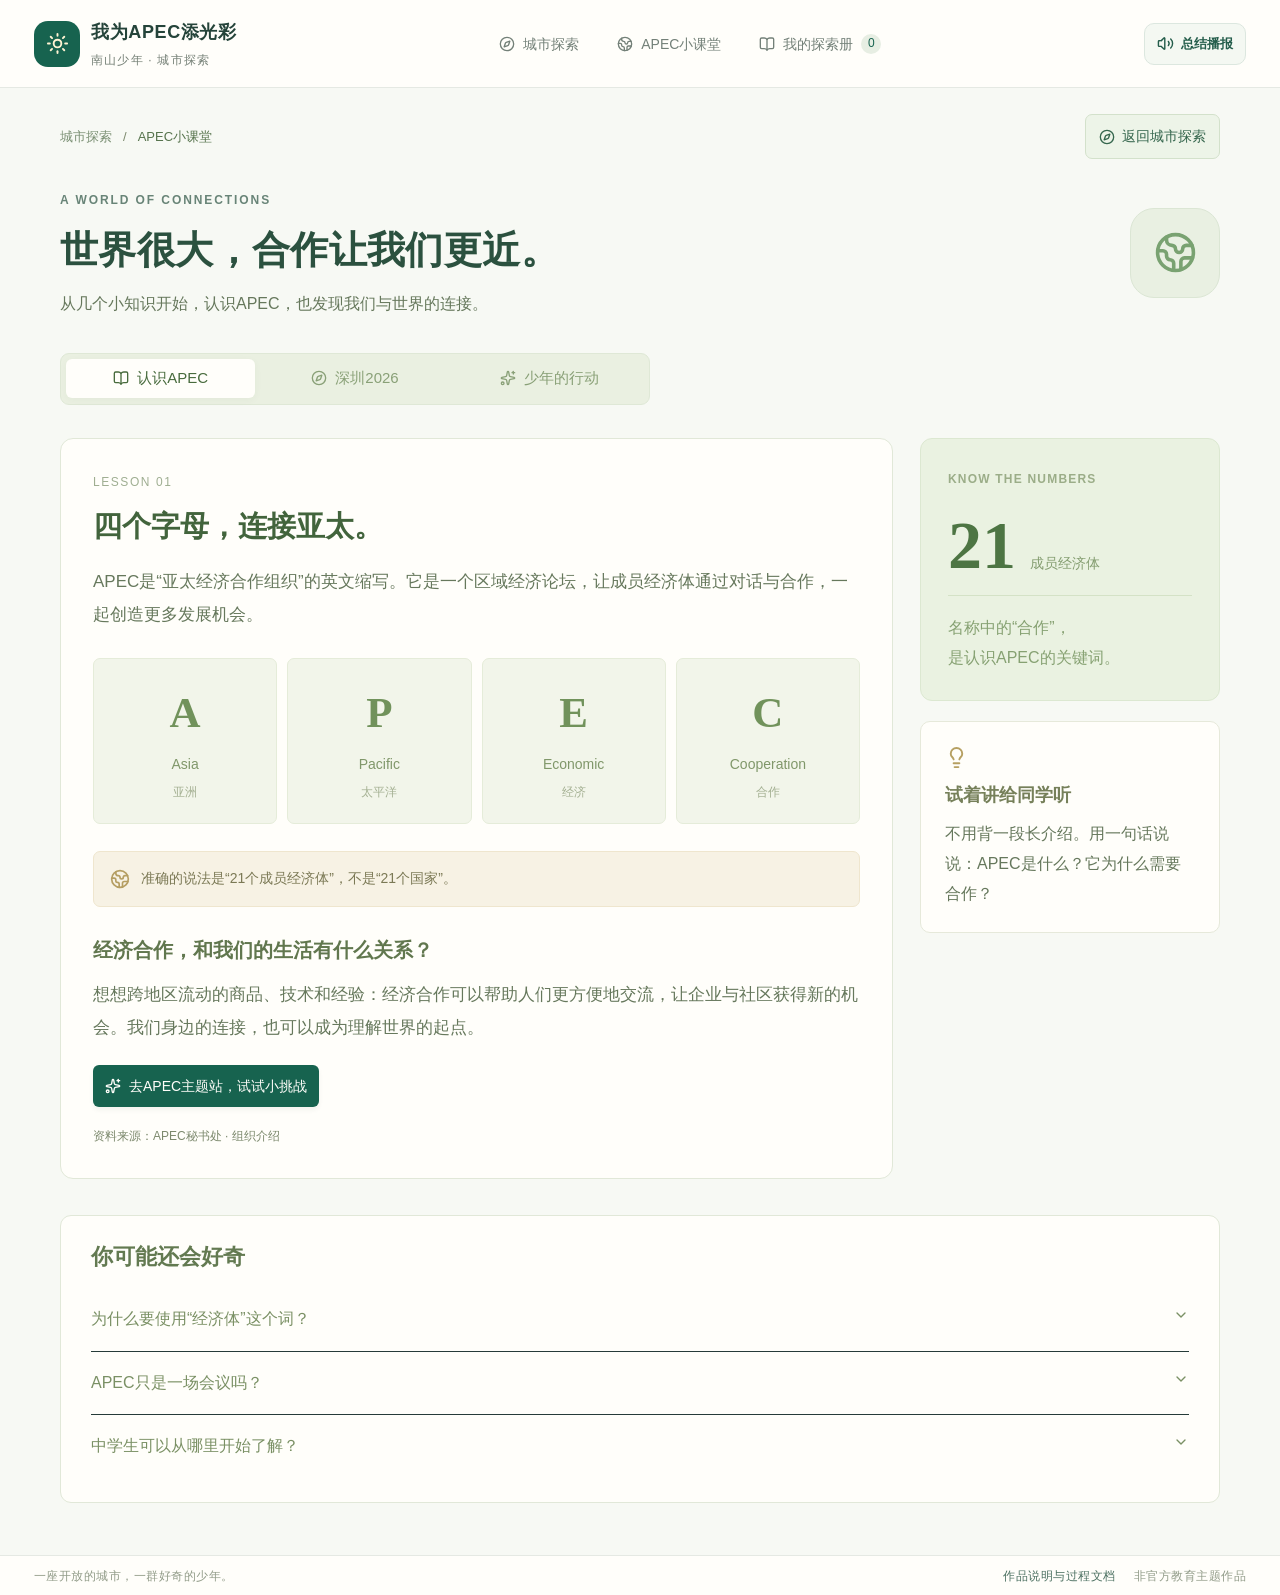
<file: learn/index.html>
<!DOCTYPE html><html lang="zh-CN"><head><meta charSet="utf-8"/><meta name="viewport" content="width=device-width, initial-scale=1"/><link rel="stylesheet" href="/_next/static/css/index.Bz7C-g1S.css" data-rsc-css-href="/_next/static/css/index.Bz7C-g1S.css" data-precedence="vite-rsc/importer-resources"/><link rel="modulepreload" fetchPriority="low" href="/_next/static/chunks/index-CpzBbNXC.js"/><script src="/_next/static/chunks/rolldown-runtime-C60lm6uB.js" type="module" async=""></script><script src="/_next/static/chunks/framework-D_rUT4EX.js" type="module" async=""></script><script src="/_next/static/chunks/navigation-errors-By4dF-Cc.js" type="module" async=""></script><link rel="modulepreload" href="/_next/static/chunks/layout-segment-context-BgVM_bmv.js" crossorigin=""/><link rel="modulepreload" href="/_next/static/chunks/exploration-provider-DEX4lFxf.js" crossorigin=""/><link rel="modulepreload" href="/_next/static/chunks/page-narrator-CltaNtBj.js" crossorigin=""/><link rel="modulepreload" href="/_next/static/chunks/Icon-Bo9jbUr1.js" crossorigin=""/><link rel="modulepreload" href="/_next/static/chunks/learning-page-DNNZoeRw.js" crossorigin=""/><link rel="modulepreload" href="/_next/static/chunks/site-chrome-37zh-2ZF.js" crossorigin=""/><link rel="modulepreload" href="/_next/static/chunks/apec-theme-BVxfUqP0.js" crossorigin=""/><link rel="modulepreload" href="/_next/static/chunks/sparkles-DWFIBnGf.js" crossorigin=""/><title>APEC小课堂 · 南山少年城市探索</title><meta name="description" content="认识APEC，了解深圳2026，从少年的小行动连接世界。"/><link rel="shortcut icon" href="/favicon.svg"/><link rel="icon" href="/favicon.svg"/><script>Object.assign(((self[Symbol.for("vinext.navigationRuntime")]??={bootstrap:{routeManifest:null},functions:{}}).bootstrap.rsc??={rsc:[]}),{params:{},nav:{"pathname":"/learn","searchParams":[]}})</script><link rel="modulepreload" href="/_next/static/chunks/index-CpzBbNXC.js" />
</head><body class="antialiased"><div class="subpage learning-subpage"><header class="site-header"><a href="/" class="brand" aria-label="返回城市探索首页"><span class="brand-icon"><svg xmlns="http://www.w3.org/2000/svg" width="23" height="23" viewBox="0 0 24 24" fill="none" stroke="currentColor" stroke-width="2" stroke-linecap="round" stroke-linejoin="round" class="lucide lucide-sun" aria-hidden="true"><circle cx="12" cy="12" r="4"></circle><path d="M12 2v2"></path><path d="M12 20v2"></path><path d="m4.93 4.93 1.41 1.41"></path><path d="m17.66 17.66 1.41 1.41"></path><path d="M2 12h2"></path><path d="M20 12h2"></path><path d="m6.34 17.66-1.41 1.41"></path><path d="m19.07 4.93-1.41 1.41"></path></svg></span><span><strong>我为APEC添光彩</strong><small>南山少年 · 城市探索</small></span></a><nav aria-label="主导航"><a href="/" data-slot="button" data-variant="ghost" data-size="default" class="inline-flex shrink-0 items-center justify-center gap-2 rounded-md text-sm font-medium whitespace-nowrap transition-all outline-none focus-visible:border-ring focus-visible:ring-[3px] focus-visible:ring-ring/50 disabled:pointer-events-none disabled:opacity-50 aria-invalid:border-destructive aria-invalid:ring-destructive/20 dark:aria-invalid:ring-destructive/40 [&amp;_svg]:pointer-events-none [&amp;_svg]:shrink-0 [&amp;_svg:not([class*=&#x27;size-&#x27;])]:size-4 hover:bg-accent hover:text-accent-foreground dark:hover:bg-accent/50 h-9 px-4 py-2 has-[&gt;svg]:px-3 nav-link"><svg xmlns="http://www.w3.org/2000/svg" width="24" height="24" viewBox="0 0 24 24" fill="none" stroke="currentColor" stroke-width="2" stroke-linecap="round" stroke-linejoin="round" class="lucide lucide-compass" aria-hidden="true"><circle cx="12" cy="12" r="10"></circle><path d="m16.24 7.76-1.804 5.411a2 2 0 0 1-1.265 1.265L7.76 16.24l1.804-5.411a2 2 0 0 1 1.265-1.265z"></path></svg>城市探索</a><a href="/learn" aria-current="page" data-slot="button" data-variant="ghost" data-size="default" class="inline-flex shrink-0 items-center justify-center gap-2 rounded-md text-sm font-medium whitespace-nowrap transition-all outline-none focus-visible:border-ring focus-visible:ring-[3px] focus-visible:ring-ring/50 disabled:pointer-events-none disabled:opacity-50 aria-invalid:border-destructive aria-invalid:ring-destructive/20 dark:aria-invalid:ring-destructive/40 [&amp;_svg]:pointer-events-none [&amp;_svg]:shrink-0 [&amp;_svg:not([class*=&#x27;size-&#x27;])]:size-4 hover:bg-accent hover:text-accent-foreground dark:hover:bg-accent/50 h-9 px-4 py-2 has-[&gt;svg]:px-3 nav-link current"><svg xmlns="http://www.w3.org/2000/svg" width="24" height="24" viewBox="0 0 24 24" fill="none" stroke="currentColor" stroke-width="2" stroke-linecap="round" stroke-linejoin="round" class="lucide lucide-earth" aria-hidden="true"><path d="M21.54 15H17a2 2 0 0 0-2 2v4.54"></path><path d="M7 3.34V5a3 3 0 0 0 3 3a2 2 0 0 1 2 2c0 1.1.9 2 2 2a2 2 0 0 0 2-2c0-1.1.9-2 2-2h3.17"></path><path d="M11 21.95V18a2 2 0 0 0-2-2a2 2 0 0 1-2-2v-1a2 2 0 0 0-2-2H2.05"></path><circle cx="12" cy="12" r="10"></circle></svg>APEC小课堂</a><a href="/passport" data-slot="button" data-variant="ghost" data-size="default" class="inline-flex shrink-0 items-center justify-center gap-2 rounded-md text-sm font-medium whitespace-nowrap transition-all outline-none focus-visible:border-ring focus-visible:ring-[3px] focus-visible:ring-ring/50 disabled:pointer-events-none disabled:opacity-50 aria-invalid:border-destructive aria-invalid:ring-destructive/20 dark:aria-invalid:ring-destructive/40 [&amp;_svg]:pointer-events-none [&amp;_svg]:shrink-0 [&amp;_svg:not([class*=&#x27;size-&#x27;])]:size-4 hover:bg-accent hover:text-accent-foreground dark:hover:bg-accent/50 h-9 px-4 py-2 has-[&gt;svg]:px-3 nav-link"><svg xmlns="http://www.w3.org/2000/svg" width="24" height="24" viewBox="0 0 24 24" fill="none" stroke="currentColor" stroke-width="2" stroke-linecap="round" stroke-linejoin="round" class="lucide lucide-book-open" aria-hidden="true"><path d="M12 5v16"></path><path d="M20.001 19A2 2 0 0022 17V5a2 2 0 00-1.999-2L16 3.002A5 5 0 0012 5a5 5 0 00-4-2H4a2 2 0 00-2 2v12a2 2 0 001.999 2H8a5 5 0 014 2 5 5 0 014-2z"></path></svg>我的探索册<span class="nav-count">·</span></a></nav><button class="narration-trigger " aria-label="打开本页总结播报" type="button" aria-haspopup="dialog" aria-expanded="false" data-state="closed" data-slot="popover-trigger"><svg xmlns="http://www.w3.org/2000/svg" width="17" height="17" viewBox="0 0 24 24" fill="none" stroke="currentColor" stroke-width="2" stroke-linecap="round" stroke-linejoin="round" class="lucide lucide-volume2 lucide-volume-2" aria-hidden="true"><path d="M11 4.702a.705.705 0 0 0-1.203-.498L6.413 7.587A1.4 1.4 0 0 1 5.416 8H3a1 1 0 0 0-1 1v6a1 1 0 0 0 1 1h2.416a1.4 1.4 0 0 1 .997.413l3.383 3.384A.705.705 0 0 0 11 19.298z"></path><path d="M16 9a5 5 0 0 1 0 6"></path><path d="M19.364 18.364a9 9 0 0 0 0-12.728"></path></svg><span>总结播报</span></button></header><main class="subpage-main"><nav class="page-breadcrumb" aria-label="当前位置"><a href="/">城市探索</a><span>/</span><span aria-current="page">APEC小课堂</span><a href="/" class="breadcrumb-return"><svg xmlns="http://www.w3.org/2000/svg" width="16" height="16" viewBox="0 0 24 24" fill="none" stroke="currentColor" stroke-width="2" stroke-linecap="round" stroke-linejoin="round" class="lucide lucide-compass" aria-hidden="true"><circle cx="12" cy="12" r="10"></circle><path d="m16.24 7.76-1.804 5.411a2 2 0 0 1-1.265 1.265L7.76 16.24l1.804-5.411a2 2 0 0 1 1.265-1.265z"></path></svg>返回城市探索</a></nav><div class="subpage-heading"><div><span class="eyebrow">A WORLD OF CONNECTIONS</span><h1>世界很大，<br class="mobile-break"/>合作让我们更近。</h1><p>从几个小知识开始，认识APEC，也发现我们与世界的连接。</p></div><span class="heading-emblem"><svg xmlns="http://www.w3.org/2000/svg" width="43" height="43" viewBox="0 0 24 24" fill="none" stroke="currentColor" stroke-width="2" stroke-linecap="round" stroke-linejoin="round" class="lucide lucide-earth" aria-hidden="true"><path d="M21.54 15H17a2 2 0 0 0-2 2v4.54"></path><path d="M7 3.34V5a3 3 0 0 0 3 3a2 2 0 0 1 2 2c0 1.1.9 2 2 2a2 2 0 0 0 2-2c0-1.1.9-2 2-2h3.17"></path><path d="M11 21.95V18a2 2 0 0 0-2-2a2 2 0 0 1-2-2v-1a2 2 0 0 0-2-2H2.05"></path><circle cx="12" cy="12" r="10"></circle></svg></span></div><div dir="ltr" data-orientation="horizontal" data-slot="tabs" class="group/tabs flex gap-2 data-[orientation=horizontal]:flex-col classroom-tabs"><div role="tablist" aria-orientation="horizontal" data-slot="tabs-list" data-variant="default" class="group/tabs-list inline-flex w-fit items-center justify-center rounded-lg p-[3px] text-muted-foreground group-data-[orientation=horizontal]/tabs:h-9 group-data-[orientation=vertical]/tabs:h-fit group-data-[orientation=vertical]/tabs:flex-col data-[variant=line]:rounded-none bg-muted" aria-label="APEC学习主题" tabindex="-1" data-orientation="horizontal" style="outline:none"><button type="button" role="tab" aria-selected="true" aria-controls="radix-_R_1pi_-content-basics" data-state="active" id="radix-_R_1pi_-trigger-basics" data-slot="tabs-trigger" class="relative inline-flex h-[calc(100%-1px)] flex-1 items-center justify-center gap-1.5 rounded-md border border-transparent px-2 py-1 text-sm font-medium whitespace-nowrap text-foreground/60 transition-all group-data-[orientation=vertical]/tabs:w-full group-data-[orientation=vertical]/tabs:justify-start hover:text-foreground focus-visible:border-ring focus-visible:ring-[3px] focus-visible:ring-ring/50 focus-visible:outline-1 focus-visible:outline-ring disabled:pointer-events-none disabled:opacity-50 group-data-[variant=default]/tabs-list:data-[state=active]:shadow-sm group-data-[variant=line]/tabs-list:data-[state=active]:shadow-none dark:text-muted-foreground dark:hover:text-foreground [&amp;_svg]:pointer-events-none [&amp;_svg]:shrink-0 [&amp;_svg:not([class*=&#x27;size-&#x27;])]:size-4 group-data-[variant=line]/tabs-list:bg-transparent group-data-[variant=line]/tabs-list:data-[state=active]:bg-transparent dark:group-data-[variant=line]/tabs-list:data-[state=active]:border-transparent dark:group-data-[variant=line]/tabs-list:data-[state=active]:bg-transparent data-[state=active]:bg-background data-[state=active]:text-foreground dark:data-[state=active]:border-input dark:data-[state=active]:bg-input/30 dark:data-[state=active]:text-foreground after:absolute after:bg-foreground after:opacity-0 after:transition-opacity group-data-[orientation=horizontal]/tabs:after:inset-x-0 group-data-[orientation=horizontal]/tabs:after:bottom-[-5px] group-data-[orientation=horizontal]/tabs:after:h-0.5 group-data-[orientation=vertical]/tabs:after:inset-y-0 group-data-[orientation=vertical]/tabs:after:-right-1 group-data-[orientation=vertical]/tabs:after:w-0.5 group-data-[variant=line]/tabs-list:data-[state=active]:after:opacity-100" tabindex="-1" data-orientation="horizontal" data-radix-collection-item=""><svg xmlns="http://www.w3.org/2000/svg" width="17" height="17" viewBox="0 0 24 24" fill="none" stroke="currentColor" stroke-width="2" stroke-linecap="round" stroke-linejoin="round" class="lucide lucide-book-open" aria-hidden="true"><path d="M12 5v16"></path><path d="M20.001 19A2 2 0 0022 17V5a2 2 0 00-1.999-2L16 3.002A5 5 0 0012 5a5 5 0 00-4-2H4a2 2 0 00-2 2v12a2 2 0 001.999 2H8a5 5 0 014 2 5 5 0 014-2z"></path></svg>认识APEC</button><button type="button" role="tab" aria-selected="false" aria-controls="radix-_R_1pi_-content-shenzhen" data-state="inactive" id="radix-_R_1pi_-trigger-shenzhen" data-slot="tabs-trigger" class="relative inline-flex h-[calc(100%-1px)] flex-1 items-center justify-center gap-1.5 rounded-md border border-transparent px-2 py-1 text-sm font-medium whitespace-nowrap text-foreground/60 transition-all group-data-[orientation=vertical]/tabs:w-full group-data-[orientation=vertical]/tabs:justify-start hover:text-foreground focus-visible:border-ring focus-visible:ring-[3px] focus-visible:ring-ring/50 focus-visible:outline-1 focus-visible:outline-ring disabled:pointer-events-none disabled:opacity-50 group-data-[variant=default]/tabs-list:data-[state=active]:shadow-sm group-data-[variant=line]/tabs-list:data-[state=active]:shadow-none dark:text-muted-foreground dark:hover:text-foreground [&amp;_svg]:pointer-events-none [&amp;_svg]:shrink-0 [&amp;_svg:not([class*=&#x27;size-&#x27;])]:size-4 group-data-[variant=line]/tabs-list:bg-transparent group-data-[variant=line]/tabs-list:data-[state=active]:bg-transparent dark:group-data-[variant=line]/tabs-list:data-[state=active]:border-transparent dark:group-data-[variant=line]/tabs-list:data-[state=active]:bg-transparent data-[state=active]:bg-background data-[state=active]:text-foreground dark:data-[state=active]:border-input dark:data-[state=active]:bg-input/30 dark:data-[state=active]:text-foreground after:absolute after:bg-foreground after:opacity-0 after:transition-opacity group-data-[orientation=horizontal]/tabs:after:inset-x-0 group-data-[orientation=horizontal]/tabs:after:bottom-[-5px] group-data-[orientation=horizontal]/tabs:after:h-0.5 group-data-[orientation=vertical]/tabs:after:inset-y-0 group-data-[orientation=vertical]/tabs:after:-right-1 group-data-[orientation=vertical]/tabs:after:w-0.5 group-data-[variant=line]/tabs-list:data-[state=active]:after:opacity-100" tabindex="-1" data-orientation="horizontal" data-radix-collection-item=""><svg xmlns="http://www.w3.org/2000/svg" width="17" height="17" viewBox="0 0 24 24" fill="none" stroke="currentColor" stroke-width="2" stroke-linecap="round" stroke-linejoin="round" class="lucide lucide-compass" aria-hidden="true"><circle cx="12" cy="12" r="10"></circle><path d="m16.24 7.76-1.804 5.411a2 2 0 0 1-1.265 1.265L7.76 16.24l1.804-5.411a2 2 0 0 1 1.265-1.265z"></path></svg>深圳2026</button><button type="button" role="tab" aria-selected="false" aria-controls="radix-_R_1pi_-content-actions" data-state="inactive" id="radix-_R_1pi_-trigger-actions" data-slot="tabs-trigger" class="relative inline-flex h-[calc(100%-1px)] flex-1 items-center justify-center gap-1.5 rounded-md border border-transparent px-2 py-1 text-sm font-medium whitespace-nowrap text-foreground/60 transition-all group-data-[orientation=vertical]/tabs:w-full group-data-[orientation=vertical]/tabs:justify-start hover:text-foreground focus-visible:border-ring focus-visible:ring-[3px] focus-visible:ring-ring/50 focus-visible:outline-1 focus-visible:outline-ring disabled:pointer-events-none disabled:opacity-50 group-data-[variant=default]/tabs-list:data-[state=active]:shadow-sm group-data-[variant=line]/tabs-list:data-[state=active]:shadow-none dark:text-muted-foreground dark:hover:text-foreground [&amp;_svg]:pointer-events-none [&amp;_svg]:shrink-0 [&amp;_svg:not([class*=&#x27;size-&#x27;])]:size-4 group-data-[variant=line]/tabs-list:bg-transparent group-data-[variant=line]/tabs-list:data-[state=active]:bg-transparent dark:group-data-[variant=line]/tabs-list:data-[state=active]:border-transparent dark:group-data-[variant=line]/tabs-list:data-[state=active]:bg-transparent data-[state=active]:bg-background data-[state=active]:text-foreground dark:data-[state=active]:border-input dark:data-[state=active]:bg-input/30 dark:data-[state=active]:text-foreground after:absolute after:bg-foreground after:opacity-0 after:transition-opacity group-data-[orientation=horizontal]/tabs:after:inset-x-0 group-data-[orientation=horizontal]/tabs:after:bottom-[-5px] group-data-[orientation=horizontal]/tabs:after:h-0.5 group-data-[orientation=vertical]/tabs:after:inset-y-0 group-data-[orientation=vertical]/tabs:after:-right-1 group-data-[orientation=vertical]/tabs:after:w-0.5 group-data-[variant=line]/tabs-list:data-[state=active]:after:opacity-100" tabindex="-1" data-orientation="horizontal" data-radix-collection-item=""><svg xmlns="http://www.w3.org/2000/svg" width="17" height="17" viewBox="0 0 24 24" fill="none" stroke="currentColor" stroke-width="2" stroke-linecap="round" stroke-linejoin="round" class="lucide lucide-sparkles" aria-hidden="true"><path d="M11.017 2.814a1 1 0 0 1 1.966 0l1.051 5.558a2 2 0 0 0 1.594 1.594l5.558 1.051a1 1 0 0 1 0 1.966l-5.558 1.051a2 2 0 0 0-1.594 1.594l-1.051 5.558a1 1 0 0 1-1.966 0l-1.051-5.558a2 2 0 0 0-1.594-1.594l-5.558-1.051a1 1 0 0 1 0-1.966l5.558-1.051a2 2 0 0 0 1.594-1.594z"></path><path d="M20 2v4"></path><path d="M22 4h-4"></path><circle cx="4" cy="20" r="2"></circle></svg>少年的行动</button></div><div data-state="active" data-orientation="horizontal" role="tabpanel" aria-labelledby="radix-_R_1pi_-trigger-basics" id="radix-_R_1pi_-content-basics" tabindex="0" data-slot="tabs-content" class="flex-1 outline-none" style="animation-duration:0s"><div class="classroom-grid"><article class="lesson-panel"><span class="lesson-number">LESSON 01</span><h2>四个字母，连接亚太。</h2><p>APEC是“亚太经济合作组织”的英文缩写。它是一个区域经济论坛，让成员经济体通过对话与合作，一起创造更多发展机会。</p><div class="apec-word-grid"><div data-narrate="A，Asia，亚洲。"><strong>A</strong><span>Asia</span><small>亚洲</small></div><div data-narrate="P，Pacific，太平洋。"><strong>P</strong><span>Pacific</span><small>太平洋</small></div><div data-narrate="E，Economic，经济。"><strong>E</strong><span>Economic</span><small>经济</small></div><div data-narrate="C，Cooperation，合作。"><strong>C</strong><span>Cooperation</span><small>合作</small></div></div><div class="lesson-keyline"><svg xmlns="http://www.w3.org/2000/svg" width="20" height="20" viewBox="0 0 24 24" fill="none" stroke="currentColor" stroke-width="2" stroke-linecap="round" stroke-linejoin="round" class="lucide lucide-earth" aria-hidden="true"><path d="M21.54 15H17a2 2 0 0 0-2 2v4.54"></path><path d="M7 3.34V5a3 3 0 0 0 3 3a2 2 0 0 1 2 2c0 1.1.9 2 2 2a2 2 0 0 0 2-2c0-1.1.9-2 2-2h3.17"></path><path d="M11 21.95V18a2 2 0 0 0-2-2a2 2 0 0 1-2-2v-1a2 2 0 0 0-2-2H2.05"></path><circle cx="12" cy="12" r="10"></circle></svg><p>准确的说法是“21个成员经济体”，不是“21个国家”。</p></div><h3>经济合作，和我们的生活有什么关系？</h3><p>想想跨地区流动的商品、技术和经验：经济合作可以帮助人们更方便地交流，让企业与社区获得新的机会。我们身边的连接，也可以成为理解世界的起点。</p><a href="/explore/apec" data-slot="button" data-variant="default" data-size="default" class="inline-flex shrink-0 items-center justify-center gap-2 rounded-md text-sm font-medium whitespace-nowrap transition-all outline-none focus-visible:border-ring focus-visible:ring-[3px] focus-visible:ring-ring/50 disabled:pointer-events-none disabled:opacity-50 aria-invalid:border-destructive aria-invalid:ring-destructive/20 dark:aria-invalid:ring-destructive/40 [&amp;_svg]:pointer-events-none [&amp;_svg]:shrink-0 [&amp;_svg:not([class*=&#x27;size-&#x27;])]:size-4 bg-primary text-primary-foreground hover:bg-primary/90 h-9 px-4 py-2 has-[&gt;svg]:px-3 primary-button"><svg xmlns="http://www.w3.org/2000/svg" width="17" height="17" viewBox="0 0 24 24" fill="none" stroke="currentColor" stroke-width="2" stroke-linecap="round" stroke-linejoin="round" class="lucide lucide-sparkles" aria-hidden="true"><path d="M11.017 2.814a1 1 0 0 1 1.966 0l1.051 5.558a2 2 0 0 0 1.594 1.594l5.558 1.051a1 1 0 0 1 0 1.966l-5.558 1.051a2 2 0 0 0-1.594 1.594l-1.051 5.558a1 1 0 0 1-1.966 0l-1.051-5.558a2 2 0 0 0-1.594-1.594l-5.558-1.051a1 1 0 0 1 0-1.966l5.558-1.051a2 2 0 0 0 1.594-1.594z"></path><path d="M20 2v4"></path><path d="M22 4h-4"></path><circle cx="4" cy="20" r="2"></circle></svg>去APEC主题站，试试小挑战</a><a class="lesson-source" href="https://www.apec.org/" target="_blank" rel="noreferrer">资料来源：APEC秘书处 · 组织介绍</a></article><aside class="classroom-aside"><div class="knowledge-card"><span class="eyebrow">KNOW THE NUMBERS</span><div data-narrate="21个成员经济体。"><strong>21</strong><span>成员经济体</span></div><p>名称中的“合作”，<br/>是认识APEC的关键词。</p></div><div class="study-hint"><svg xmlns="http://www.w3.org/2000/svg" width="23" height="23" viewBox="0 0 24 24" fill="none" stroke="currentColor" stroke-width="2" stroke-linecap="round" stroke-linejoin="round" class="lucide lucide-lightbulb" aria-hidden="true"><path d="M15 14c.2-1 .7-1.7 1.5-2.5 1-.9 1.5-2.2 1.5-3.5A6 6 0 0 0 6 8c0 1 .2 2.2 1.5 3.5.7.7 1.3 1.5 1.5 2.5"></path><path d="M9 18h6"></path><path d="M10 22h4"></path></svg><h3>试着讲给同学听</h3><p>不用背一段长介绍。用一句话说说：APEC是什么？它为什么需要合作？</p></div></aside></div><section class="classroom-faq"><h2>你可能还会好奇</h2><div data-slot="accordion" data-orientation="vertical"><div data-state="closed" data-orientation="vertical" data-slot="accordion-item" class="border-b last:border-b-0"><h3 data-orientation="vertical" data-state="closed" class="flex"><button type="button" aria-expanded="false" data-state="closed" data-orientation="vertical" id="radix-_R_qbpi_" data-slot="accordion-trigger" class="flex flex-1 items-start justify-between gap-4 rounded-md py-4 text-left text-sm font-medium transition-all outline-none hover:underline focus-visible:border-ring focus-visible:ring-[3px] focus-visible:ring-ring/50 disabled:pointer-events-none disabled:opacity-50 [&amp;[data-state=open]&gt;svg]:rotate-180" data-radix-collection-item="">为什么要使用“经济体”这个词？<svg xmlns="http://www.w3.org/2000/svg" width="24" height="24" viewBox="0 0 24 24" fill="none" stroke="currentColor" stroke-width="2" stroke-linecap="round" stroke-linejoin="round" class="lucide lucide-chevron-down pointer-events-none size-4 shrink-0 translate-y-0.5 text-muted-foreground transition-transform duration-200" aria-hidden="true"><path d="m6 9 6 6 6-6"></path></svg></button></h3><div data-state="closed" id="radix-_R_2qbpi_" hidden="" role="region" aria-labelledby="radix-_R_qbpi_" data-orientation="vertical" data-slot="accordion-content" class="overflow-hidden text-sm data-[state=closed]:animate-accordion-up data-[state=open]:animate-accordion-down" data-narrate="true" style="--radix-accordion-content-height:var(--radix-collapsible-content-height);--radix-accordion-content-width:var(--radix-collapsible-content-width)"></div></div><div data-state="closed" data-orientation="vertical" data-slot="accordion-item" class="border-b last:border-b-0"><h3 data-orientation="vertical" data-state="closed" class="flex"><button type="button" aria-expanded="false" data-state="closed" data-orientation="vertical" id="radix-_R_1abpi_" data-slot="accordion-trigger" class="flex flex-1 items-start justify-between gap-4 rounded-md py-4 text-left text-sm font-medium transition-all outline-none hover:underline focus-visible:border-ring focus-visible:ring-[3px] focus-visible:ring-ring/50 disabled:pointer-events-none disabled:opacity-50 [&amp;[data-state=open]&gt;svg]:rotate-180" data-radix-collection-item="">APEC只是一场会议吗？<svg xmlns="http://www.w3.org/2000/svg" width="24" height="24" viewBox="0 0 24 24" fill="none" stroke="currentColor" stroke-width="2" stroke-linecap="round" stroke-linejoin="round" class="lucide lucide-chevron-down pointer-events-none size-4 shrink-0 translate-y-0.5 text-muted-foreground transition-transform duration-200" aria-hidden="true"><path d="m6 9 6 6 6-6"></path></svg></button></h3><div data-state="closed" id="radix-_R_3abpi_" hidden="" role="region" aria-labelledby="radix-_R_1abpi_" data-orientation="vertical" data-slot="accordion-content" class="overflow-hidden text-sm data-[state=closed]:animate-accordion-up data-[state=open]:animate-accordion-down" data-narrate="true" style="--radix-accordion-content-height:var(--radix-collapsible-content-height);--radix-accordion-content-width:var(--radix-collapsible-content-width)"></div></div><div data-state="closed" data-orientation="vertical" data-slot="accordion-item" class="border-b last:border-b-0"><h3 data-orientation="vertical" data-state="closed" class="flex"><button type="button" aria-expanded="false" data-state="closed" data-orientation="vertical" id="radix-_R_1qbpi_" data-slot="accordion-trigger" class="flex flex-1 items-start justify-between gap-4 rounded-md py-4 text-left text-sm font-medium transition-all outline-none hover:underline focus-visible:border-ring focus-visible:ring-[3px] focus-visible:ring-ring/50 disabled:pointer-events-none disabled:opacity-50 [&amp;[data-state=open]&gt;svg]:rotate-180" data-radix-collection-item="">中学生可以从哪里开始了解？<svg xmlns="http://www.w3.org/2000/svg" width="24" height="24" viewBox="0 0 24 24" fill="none" stroke="currentColor" stroke-width="2" stroke-linecap="round" stroke-linejoin="round" class="lucide lucide-chevron-down pointer-events-none size-4 shrink-0 translate-y-0.5 text-muted-foreground transition-transform duration-200" aria-hidden="true"><path d="m6 9 6 6 6-6"></path></svg></button></h3><div data-state="closed" id="radix-_R_3qbpi_" hidden="" role="region" aria-labelledby="radix-_R_1qbpi_" data-orientation="vertical" data-slot="accordion-content" class="overflow-hidden text-sm data-[state=closed]:animate-accordion-up data-[state=open]:animate-accordion-down" data-narrate="true" style="--radix-accordion-content-height:var(--radix-collapsible-content-height);--radix-accordion-content-width:var(--radix-collapsible-content-width)"></div></div></div></section></div><div data-state="inactive" data-orientation="horizontal" role="tabpanel" aria-labelledby="radix-_R_1pi_-trigger-shenzhen" hidden="" id="radix-_R_1pi_-content-shenzhen" tabindex="0" data-slot="tabs-content" class="flex-1 outline-none"></div><div data-state="inactive" data-orientation="horizontal" role="tabpanel" aria-labelledby="radix-_R_1pi_-trigger-actions" hidden="" id="radix-_R_1pi_-content-actions" tabindex="0" data-slot="tabs-content" class="flex-1 outline-none"></div></div></main><footer class="site-footer"><span>一座开放的城市，一群好奇的少年。</span><span class="footer-meta"><a href="/project">作品说明与过程文档</a><span>非官方教育主题作品</span></span></footer></div><script type="module" src="/_next/static/chunks/index-CpzBbNXC.js" id="_R_" async=""></script><script>((self[Symbol.for("vinext.navigationRuntime")]??={bootstrap:{routeManifest:null},functions:{}}).bootstrap.rsc??={rsc:[]}).rsc.push("0:{\"page:/learn\":\"$L1\",\"layout:/\":\"$L2\",\"route:/learn\":\"$L3\",\"__route\":\"route:/learn\",\"__interceptionContext\":null,\"__layoutIds\":[\"layout:/\"],\"__rootLayout\":\"/\",\"__bfcacheSegmentIdentities\":{\"layout:/\":\"[\\\"layout\\\",\\\"layout:/\\\",\\\"root-boundary:/\\\",\\\"\\\"]\",\"page:/learn\":\"[\\\"page\\\",\\\"page:/learn\\\",\\\"root-boundary:/\\\",\\\"[\\\\\\\"learn\\\\\\\"]\\\"]\"},\"__srcPage\":[\"learn\",\"page\"],\"__layoutFlags\":{\"layout:/\":\"s\"},\"__artifactCompatibility\":{\"schemaVersion\":1,\"graphVersion\":\"app-route-graph:39155eb0a9eea140\",\"deploymentVersion\":\"8f64ddc8-65ee-44f9-819e-b31171dc12a7\",\"appElementsSchemaVersion\":1,\"rscPayloadSchemaVersion\":1,\"rootBoundaryId\":\"/\",\"renderEpoch\":null}}\n")</script><script>((self[Symbol.for("vinext.navigationRuntime")]??={bootstrap:{routeManifest:null},functions:{}}).bootstrap.rsc??={rsc:[]}).rsc.push("4:I[\"77cdc32a328c\",[],\"ExplorationProvider\",1]\n")</script><script>((self[Symbol.for("vinext.navigationRuntime")]??={bootstrap:{routeManifest:null},functions:{}}).bootstrap.rsc??={rsc:[]}).rsc.push("5:I[\"d3b11a10b282\",[],\"NarrationProvider\",1]\n")</script><script>((self[Symbol.for("vinext.navigationRuntime")]??={bootstrap:{routeManifest:null},functions:{}}).bootstrap.rsc??={rsc:[]}).rsc.push("6:I[\"48202614ed41\",[],\"Children\",1]\n")</script><script>((self[Symbol.for("vinext.navigationRuntime")]??={bootstrap:{routeManifest:null},functions:{}}).bootstrap.rsc??={rsc:[]}).rsc.push("7:I[\"60c6f8efdea4\",[],\"GlobalErrorBoundary\",1]\n")</script><script>((self[Symbol.for("vinext.navigationRuntime")]??={bootstrap:{routeManifest:null},functions:{}}).bootstrap.rsc??={rsc:[]}).rsc.push("8:I[\"f9fc34ff1679\",[],\"default\",1]\n")</script><script>((self[Symbol.for("vinext.navigationRuntime")]??={bootstrap:{routeManifest:null},functions:{}}).bootstrap.rsc??={rsc:[]}).rsc.push("9:I[\"60c6f8efdea4\",[],\"ErrorBoundary\",1]\n")</script><script>((self[Symbol.for("vinext.navigationRuntime")]??={bootstrap:{routeManifest:null},functions:{}}).bootstrap.rsc??={rsc:[]}).rsc.push("a:I[\"641eb65a0981\",[],\"LayoutSegmentProvider\",1]\n")</script><script>((self[Symbol.for("vinext.navigationRuntime")]??={bootstrap:{routeManifest:null},functions:{}}).bootstrap.rsc??={rsc:[]}).rsc.push("b:I[\"48202614ed41\",[],\"Slot\",1]\n")</script><script>((self[Symbol.for("vinext.navigationRuntime")]??={bootstrap:{routeManifest:null},functions:{}}).bootstrap.rsc??={rsc:[]}).rsc.push("c:I[\"60c6f8efdea4\",[],\"NotFoundBoundary\",1]\n")</script><script>((self[Symbol.for("vinext.navigationRuntime")]??={bootstrap:{routeManifest:null},functions:{}}).bootstrap.rsc??={rsc:[]}).rsc.push("d:I[\"4715d14f82e4\",[],\"SiteHeader\",1]\n")</script><script>((self[Symbol.for("vinext.navigationRuntime")]??={bootstrap:{routeManifest:null},functions:{}}).bootstrap.rsc??={rsc:[]}).rsc.push("e:I[\"066132fd2803\",[],\"default\",1]\n")</script><script>((self[Symbol.for("vinext.navigationRuntime")]??={bootstrap:{routeManifest:null},functions:{}}).bootstrap.rsc??={rsc:[]}).rsc.push("f:I[\"4715d14f82e4\",[],\"SiteFooter\",1]\n")</script><script>((self[Symbol.for("vinext.navigationRuntime")]??={bootstrap:{routeManifest:null},functions:{}}).bootstrap.rsc??={rsc:[]}).rsc.push("10:I[\"63c9a7ce9801\",[],\"AppRouterScrollTarget\",1]\n")</script><script>((self[Symbol.for("vinext.navigationRuntime")]??={bootstrap:{routeManifest:null},functions:{}}).bootstrap.rsc??={rsc:[]}).rsc.push("11:I[\"60c6f8efdea4\",[],\"RedirectBoundary\",1]\n")</script><script>((self[Symbol.for("vinext.navigationRuntime")]??={bootstrap:{routeManifest:null},functions:{}}).bootstrap.rsc??={rsc:[]}).rsc.push(":HL[\"/_next/static/css/index.Bz7C-g1S.css\",\"style\"     ]\n")</script><script>((self[Symbol.for("vinext.navigationRuntime")]??={bootstrap:{routeManifest:null},functions:{}}).bootstrap.rsc??={rsc:[]}).rsc.push("2:[[[\"$\",\"link\",\"css:/_next/static/css/index.Bz7C-g1S.css\",{\"rel\":\"stylesheet\",\"precedence\":\"vite-rsc/importer-resources\",\"href\":\"/_next/static/css/index.Bz7C-g1S.css\",\"data-rsc-css-href\":\"/_next/static/css/index.Bz7C-g1S.css\"}],\"$undefined\"],[\"$\",\"html\",null,{\"lang\":\"zh-CN\",\"children\":[\"$\",\"body\",null,{\"className\":\"antialiased\",\"children\":[\"$\",\"$L4\",null,{\"children\":[\"$\",\"$L5\",null,{\"children\":[\"$\",\"$L6\",null,{}]}]}]}]}]]\n")</script><script>((self[Symbol.for("vinext.navigationRuntime")]??={bootstrap:{routeManifest:null},functions:{}}).bootstrap.rsc??={rsc:[]}).rsc.push("3:[[[\"$\",\"meta\",null,{\"charSet\":\"utf-8\"}],[[\"$\",\"title\",\"0\",{\"children\":\"APEC小课堂 · 南山少年城市探索\"}],[\"$\",\"meta\",\"1\",{\"name\":\"description\",\"content\":\"认识APEC，了解深圳2026，从少年的小行动连接世界。\"}],[\"$\",\"link\",\"2\",{\"data-vinext-streamed-icon\":\"$undefined\",\"rel\":\"shortcut icon\",\"href\":\"/favicon.svg\",\"type\":\"$undefined\",\"sizes\":\"$undefined\",\"color\":\"$undefined\",\"media\":\"$undefined\",\"fetchPriority\":\"$undefined\"}],[\"$\",\"link\",\"3\",{\"data-vinext-streamed-icon\":\"$undefined\",\"rel\":\"icon\",\"href\":\"/favicon.svg\",\"type\":\"$undefined\",\"sizes\":\"$undefined\",\"color\":\"$undefined\",\"media\":\"$undefined\",\"fetchPriority\":\"$undefined\"}]],[[\"$\",\"meta\",\"0\",{\"name\":\"viewport\",\"content\":\"width=device-width, initial-scale=1\"}]]],[\"$\",\"$L7\",null,{\"fallback\":\"$8\",\"children\":[\"$\",\"$L9\",null,{\"fallback\":\"$8\",\"children\":[\"$\",\"$La\",null,{\"providerId\":\"layout:/\",\"segmentMap\":{\"children\":[\"learn\"]},\"children\":[\"$\",\"$Lb\",null,{\"id\":\"layout:/\",\"parallelSlots\":\"$undefined\",\"children\":[\"$\",\"$Lc\",null,{\"resetKey\":\"learn\",\"fallback\":[\"$\",\"div\",null,{\"className\":\"subpage\",\"children\":[[\"$\",\"$Ld\",null,{}],[\"$\",\"main\",null,{\"className\":\"not-found-page\",\"children\":[[\"$\",\"$Le\",null,{\"ref\":\"$undefined\",\"iconNode\":[[\"circle\",{\"cx\":\"12\",\"cy\":\"12\",\"r\":\"10\",\"key\":\"1mglay\"}],[\"path\",{\"d\":\"m16.24 7.76-1.804 5.411a2 2 0 0 1-1.265 1.265L7.76 16.24l1.804-5.411a2 2 0 0 1 1.265-1.265z\",\"key\":\"9ktpf1\"}]],\"className\":\"lucide-compass\",\"size\":48}],[\"$\",\"span\",null,{\"className\":\"eyebrow\",\"children\":\"LET'S FIND OUR WAY\"}],[\"$\",\"h1\",null,{\"children\":\"这一站暂时没有找到。\"}],[\"$\",\"p\",null,{\"children\":\"回到城市地图，五个探索站都在那里等你。\"}],[\"$\",\"a\",null,{\"href\":\"/\",\"children\":\"回到城市探索\",\"data-slot\":\"button\",\"data-variant\":\"default\",\"data-size\":\"default\",\"className\":\"inline-flex shrink-0 items-center justify-center gap-2 rounded-md text-sm font-medium whitespace-nowrap transition-all outline-none focus-visible:border-ring focus-visible:ring-[3px] focus-visible:ring-ring/50 disabled:pointer-events-none disabled:opacity-50 aria-invalid:border-destructive aria-invalid:ring-destructive/20 dark:aria-invalid:ring-destructive/40 [\u0026_svg]:pointer-events-none [\u0026_svg]:shrink-0 [\u0026_svg:not([class*='size-'])]:size-4 bg-primary text-primary-foreground hover:bg-primary/90 h-9 px-4 py-2 has-[\u003esvg]:px-3 primary-button\",\"ref\":null}]]}],[\"$\",\"$Lf\",null,{}]]}],\"children\":[\"$\",\"$Lc\",null,{\"resetKey\":\"[\\\"learn\\\"]\",\"fallback\":[\"$\",\"div\",null,{\"className\":\"subpage\",\"children\":[[\"$\",\"$Ld\",null,{}],[\"$\",\"main\",null,{\"className\":\"not-found-page\",\"children\":[[\"$\",\"$Le\",null,{\"ref\":\"$undefined\",\"iconNode\":\"$3:1:props:children:props:children:props:children:props:children:props:fallback:props:children:1:props:children:0:props:iconNode\",\"className\":\"lucide-compass\",\"size\":48}],[\"$\",\"span\",null,{\"className\":\"eyebrow\",\"children\":\"LET'S FIND OUR WAY\"}],[\"$\",\"h1\",null,{\"children\":\"这一站暂时没有找到。\"}],[\"$\",\"p\",null,{\"children\":\"回到城市地图，五个探索站都在那里等你。\"}],[\"$\",\"a\",null,{\"href\":\"/\",\"children\":\"回到城市探索\",\"data-slot\":\"button\",\"data-variant\":\"default\",\"data-size\":\"default\",\"className\":\"inline-flex shrink-0 items-center justify-center gap-2 rounded-md text-sm font-medium whitespace-nowrap transition-all outline-none focus-visible:border-ring focus-visible:ring-[3px] focus-visible:ring-ring/50 disabled:pointer-events-none disabled:opacity-50 aria-invalid:border-destructive aria-invalid:ring-destructive/20 dark:aria-invalid:ring-destructive/40 [\u0026_svg]:pointer-events-none [\u0026_svg]:shrink-0 [\u0026_svg:not([class*='size-'])]:size-4 bg-primary text-primary-foreground hover:bg-primary/90 h-9 px-4 py-2 has-[\u003esvg]:px-3 primary-button\",\"ref\":null}]]}],[\"$\",\"$Lf\",null,{}]]}],\"children\":[\"$\",\"$L10\",null,{\"children\":[\"$\",\"$L11\",null,{\"children\":[[\"$\",\"$La\",null,{\"providerId\":\"page:/learn\",\"segmentMap\":{\"children\":[\"__PAGE__\"]},\"children\":[\"$\",\"$Lb\",null,{\"id\":\"page:/learn\"}]}],null]}]}]}]}]}]}]}]}],null,null]\n")</script><script>((self[Symbol.for("vinext.navigationRuntime")]??={bootstrap:{routeManifest:null},functions:{}}).bootstrap.rsc??={rsc:[]}).rsc.push("12:I[\"97e67fb09270\",[],\"default\",1]\n")</script><script>((self[Symbol.for("vinext.navigationRuntime")]??={bootstrap:{routeManifest:null},functions:{}}).bootstrap.rsc??={rsc:[]}).rsc.push("1:[\"$\",\"$L12\",null,{}]\n")</script><script>Object.assign(((self[Symbol.for("vinext.navigationRuntime")]??={bootstrap:{routeManifest:null},functions:{}}).bootstrap.rsc??={rsc:[]}),{"initialCacheKind":"static"});((self[Symbol.for("vinext.navigationRuntime")]??={bootstrap:{routeManifest:null},functions:{}}).bootstrap.rsc??={rsc:[]}).done=true</script></body></html>
</file>
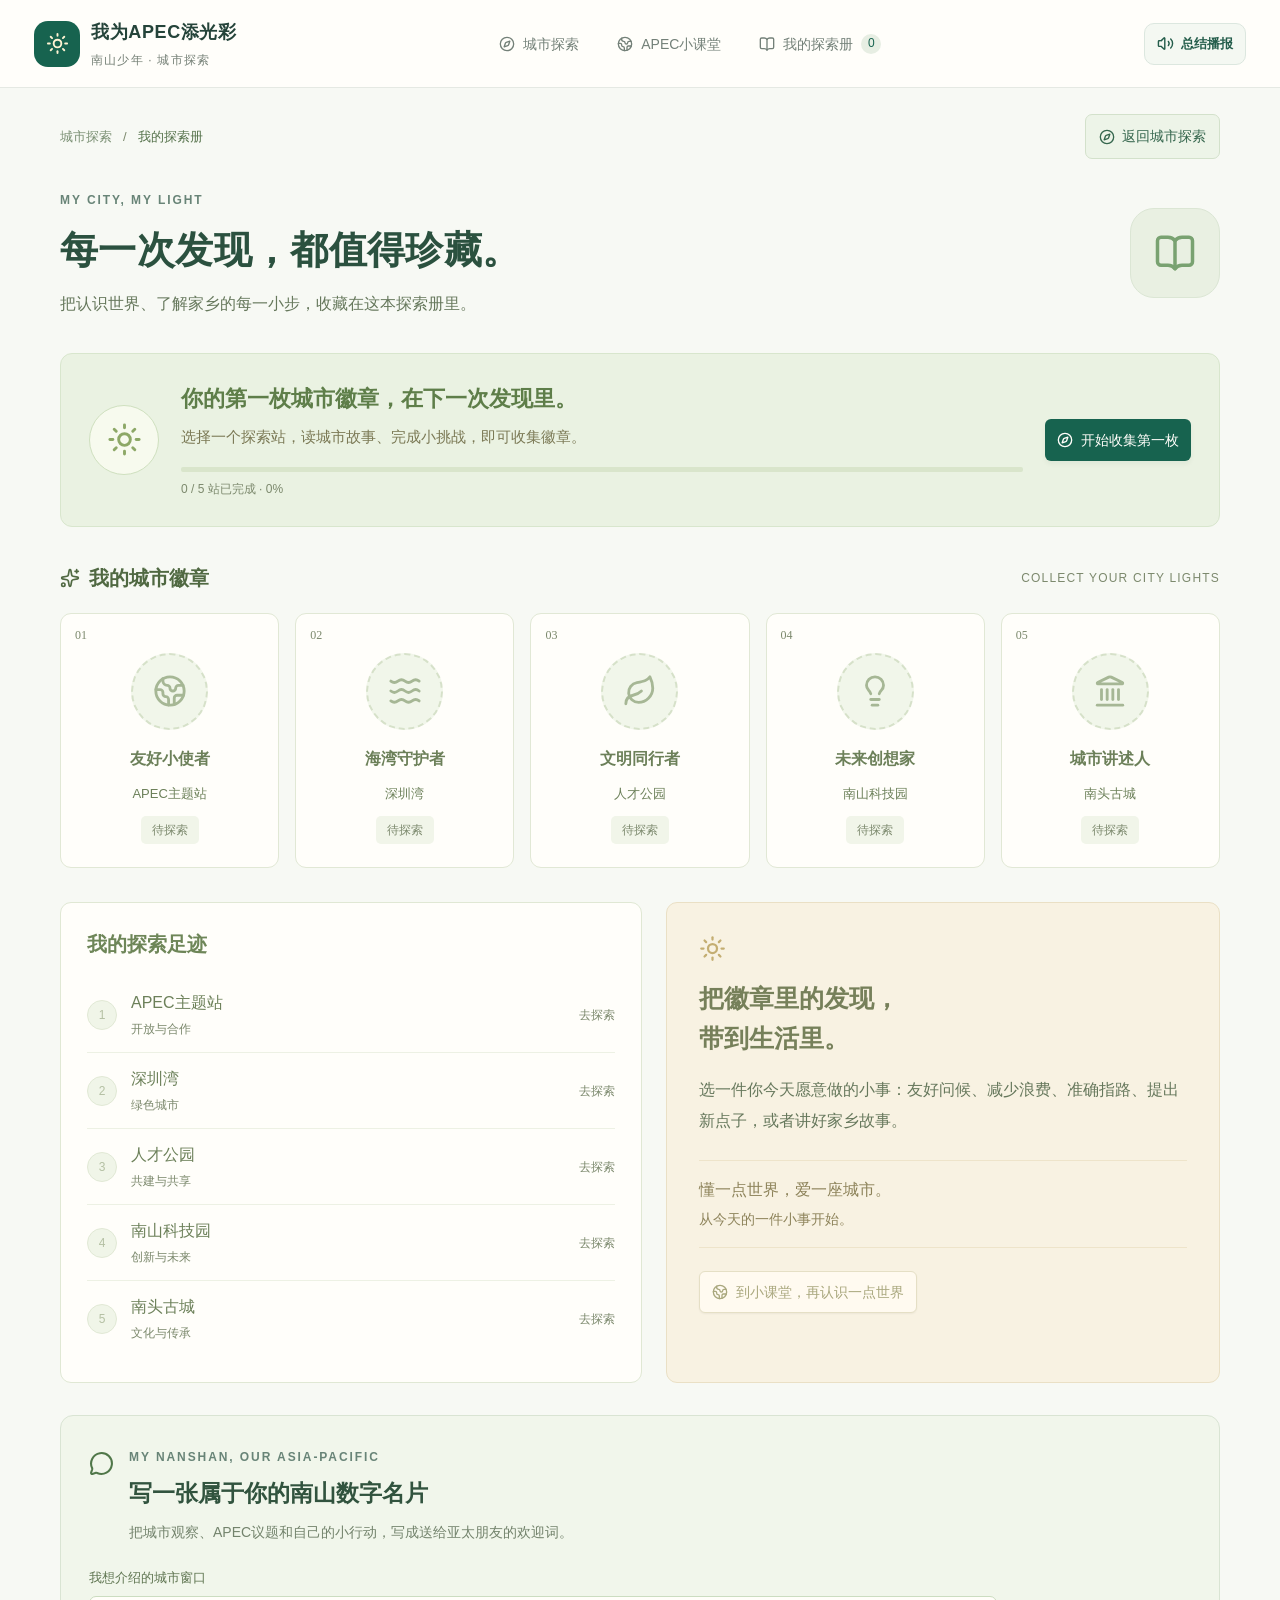
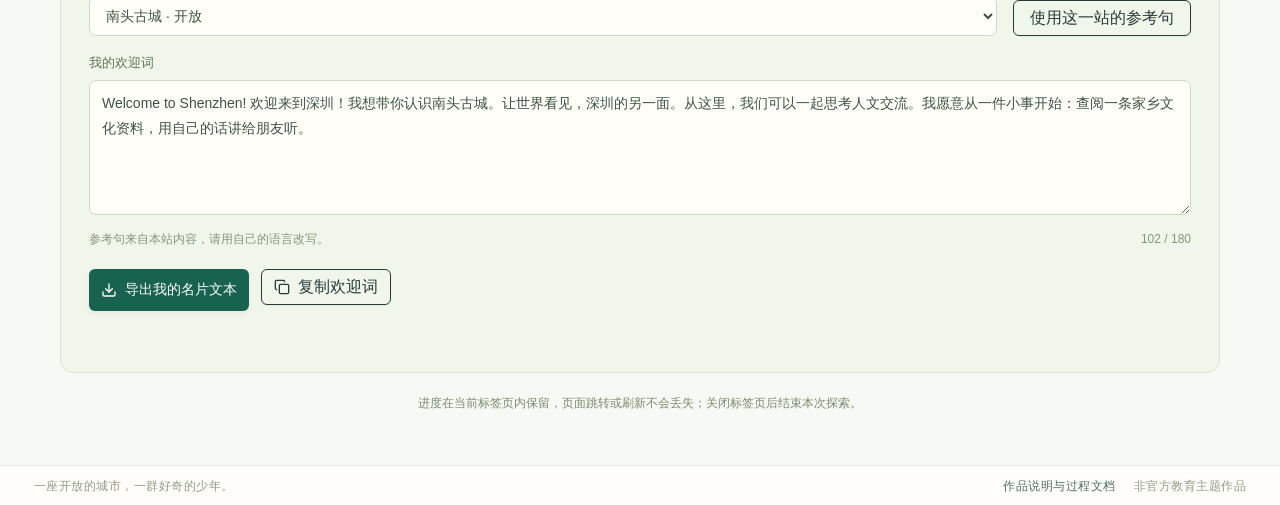
<file: passport/index.html>
<!DOCTYPE html><html lang="zh-CN"><head><meta charSet="utf-8"/><meta name="viewport" content="width=device-width, initial-scale=1"/><link rel="stylesheet" href="/_next/static/css/index.Bz7C-g1S.css" data-rsc-css-href="/_next/static/css/index.Bz7C-g1S.css" data-precedence="vite-rsc/importer-resources"/><link rel="modulepreload" fetchPriority="low" href="/_next/static/chunks/index-CpzBbNXC.js"/><script src="/_next/static/chunks/rolldown-runtime-C60lm6uB.js" type="module" async=""></script><script src="/_next/static/chunks/framework-D_rUT4EX.js" type="module" async=""></script><script src="/_next/static/chunks/navigation-errors-By4dF-Cc.js" type="module" async=""></script><link rel="modulepreload" href="/_next/static/chunks/layout-segment-context-BgVM_bmv.js" crossorigin=""/><link rel="modulepreload" href="/_next/static/chunks/exploration-provider-DEX4lFxf.js" crossorigin=""/><link rel="modulepreload" href="/_next/static/chunks/page-narrator-CltaNtBj.js" crossorigin=""/><link rel="modulepreload" href="/_next/static/chunks/Icon-Bo9jbUr1.js" crossorigin=""/><link rel="modulepreload" href="/_next/static/chunks/passport-page-DGTSQ5WP.js" crossorigin=""/><link rel="modulepreload" href="/_next/static/chunks/site-chrome-37zh-2ZF.js" crossorigin=""/><link rel="modulepreload" href="/_next/static/chunks/progress-D0NvFGRY.js" crossorigin=""/><link rel="modulepreload" href="/_next/static/chunks/apec-theme-BVxfUqP0.js" crossorigin=""/><link rel="modulepreload" href="/_next/static/chunks/waves-horizontal-CMj2hY6w.js" crossorigin=""/><link rel="modulepreload" href="/_next/static/chunks/sparkles-DWFIBnGf.js" crossorigin=""/><link rel="modulepreload" href="/_next/static/chunks/download-DqwA8JJW.js" crossorigin=""/><title>我的探索册 · 南山少年城市探索</title><meta name="description" content="收藏五枚城市徽章，继续你的南山城市探索之旅。"/><link rel="shortcut icon" href="/favicon.svg"/><link rel="icon" href="/favicon.svg"/><script>Object.assign(((self[Symbol.for("vinext.navigationRuntime")]??={bootstrap:{routeManifest:null},functions:{}}).bootstrap.rsc??={rsc:[]}),{params:{},nav:{"pathname":"/passport","searchParams":[]}})</script><link rel="modulepreload" href="/_next/static/chunks/index-CpzBbNXC.js" />
</head><body class="antialiased"><div class="subpage passport-subpage"><header class="site-header"><a href="/" class="brand" aria-label="返回城市探索首页"><span class="brand-icon"><svg xmlns="http://www.w3.org/2000/svg" width="23" height="23" viewBox="0 0 24 24" fill="none" stroke="currentColor" stroke-width="2" stroke-linecap="round" stroke-linejoin="round" class="lucide lucide-sun" aria-hidden="true"><circle cx="12" cy="12" r="4"></circle><path d="M12 2v2"></path><path d="M12 20v2"></path><path d="m4.93 4.93 1.41 1.41"></path><path d="m17.66 17.66 1.41 1.41"></path><path d="M2 12h2"></path><path d="M20 12h2"></path><path d="m6.34 17.66-1.41 1.41"></path><path d="m19.07 4.93-1.41 1.41"></path></svg></span><span><strong>我为APEC添光彩</strong><small>南山少年 · 城市探索</small></span></a><nav aria-label="主导航"><a href="/" data-slot="button" data-variant="ghost" data-size="default" class="inline-flex shrink-0 items-center justify-center gap-2 rounded-md text-sm font-medium whitespace-nowrap transition-all outline-none focus-visible:border-ring focus-visible:ring-[3px] focus-visible:ring-ring/50 disabled:pointer-events-none disabled:opacity-50 aria-invalid:border-destructive aria-invalid:ring-destructive/20 dark:aria-invalid:ring-destructive/40 [&amp;_svg]:pointer-events-none [&amp;_svg]:shrink-0 [&amp;_svg:not([class*=&#x27;size-&#x27;])]:size-4 hover:bg-accent hover:text-accent-foreground dark:hover:bg-accent/50 h-9 px-4 py-2 has-[&gt;svg]:px-3 nav-link"><svg xmlns="http://www.w3.org/2000/svg" width="24" height="24" viewBox="0 0 24 24" fill="none" stroke="currentColor" stroke-width="2" stroke-linecap="round" stroke-linejoin="round" class="lucide lucide-compass" aria-hidden="true"><circle cx="12" cy="12" r="10"></circle><path d="m16.24 7.76-1.804 5.411a2 2 0 0 1-1.265 1.265L7.76 16.24l1.804-5.411a2 2 0 0 1 1.265-1.265z"></path></svg>城市探索</a><a href="/learn" data-slot="button" data-variant="ghost" data-size="default" class="inline-flex shrink-0 items-center justify-center gap-2 rounded-md text-sm font-medium whitespace-nowrap transition-all outline-none focus-visible:border-ring focus-visible:ring-[3px] focus-visible:ring-ring/50 disabled:pointer-events-none disabled:opacity-50 aria-invalid:border-destructive aria-invalid:ring-destructive/20 dark:aria-invalid:ring-destructive/40 [&amp;_svg]:pointer-events-none [&amp;_svg]:shrink-0 [&amp;_svg:not([class*=&#x27;size-&#x27;])]:size-4 hover:bg-accent hover:text-accent-foreground dark:hover:bg-accent/50 h-9 px-4 py-2 has-[&gt;svg]:px-3 nav-link"><svg xmlns="http://www.w3.org/2000/svg" width="24" height="24" viewBox="0 0 24 24" fill="none" stroke="currentColor" stroke-width="2" stroke-linecap="round" stroke-linejoin="round" class="lucide lucide-earth" aria-hidden="true"><path d="M21.54 15H17a2 2 0 0 0-2 2v4.54"></path><path d="M7 3.34V5a3 3 0 0 0 3 3a2 2 0 0 1 2 2c0 1.1.9 2 2 2a2 2 0 0 0 2-2c0-1.1.9-2 2-2h3.17"></path><path d="M11 21.95V18a2 2 0 0 0-2-2a2 2 0 0 1-2-2v-1a2 2 0 0 0-2-2H2.05"></path><circle cx="12" cy="12" r="10"></circle></svg>APEC小课堂</a><a href="/passport" aria-current="page" data-slot="button" data-variant="ghost" data-size="default" class="inline-flex shrink-0 items-center justify-center gap-2 rounded-md text-sm font-medium whitespace-nowrap transition-all outline-none focus-visible:border-ring focus-visible:ring-[3px] focus-visible:ring-ring/50 disabled:pointer-events-none disabled:opacity-50 aria-invalid:border-destructive aria-invalid:ring-destructive/20 dark:aria-invalid:ring-destructive/40 [&amp;_svg]:pointer-events-none [&amp;_svg]:shrink-0 [&amp;_svg:not([class*=&#x27;size-&#x27;])]:size-4 hover:bg-accent hover:text-accent-foreground dark:hover:bg-accent/50 h-9 px-4 py-2 has-[&gt;svg]:px-3 nav-link current"><svg xmlns="http://www.w3.org/2000/svg" width="24" height="24" viewBox="0 0 24 24" fill="none" stroke="currentColor" stroke-width="2" stroke-linecap="round" stroke-linejoin="round" class="lucide lucide-book-open" aria-hidden="true"><path d="M12 5v16"></path><path d="M20.001 19A2 2 0 0022 17V5a2 2 0 00-1.999-2L16 3.002A5 5 0 0012 5a5 5 0 00-4-2H4a2 2 0 00-2 2v12a2 2 0 001.999 2H8a5 5 0 014 2 5 5 0 014-2z"></path></svg>我的探索册<span class="nav-count">·</span></a></nav><button class="narration-trigger " aria-label="打开本页总结播报" type="button" aria-haspopup="dialog" aria-expanded="false" data-state="closed" data-slot="popover-trigger"><svg xmlns="http://www.w3.org/2000/svg" width="17" height="17" viewBox="0 0 24 24" fill="none" stroke="currentColor" stroke-width="2" stroke-linecap="round" stroke-linejoin="round" class="lucide lucide-volume2 lucide-volume-2" aria-hidden="true"><path d="M11 4.702a.705.705 0 0 0-1.203-.498L6.413 7.587A1.4 1.4 0 0 1 5.416 8H3a1 1 0 0 0-1 1v6a1 1 0 0 0 1 1h2.416a1.4 1.4 0 0 1 .997.413l3.383 3.384A.705.705 0 0 0 11 19.298z"></path><path d="M16 9a5 5 0 0 1 0 6"></path><path d="M19.364 18.364a9 9 0 0 0 0-12.728"></path></svg><span>总结播报</span></button></header><main class="subpage-main"><nav class="page-breadcrumb" aria-label="当前位置"><a href="/">城市探索</a><span>/</span><span aria-current="page">我的探索册</span><a href="/" class="breadcrumb-return"><svg xmlns="http://www.w3.org/2000/svg" width="16" height="16" viewBox="0 0 24 24" fill="none" stroke="currentColor" stroke-width="2" stroke-linecap="round" stroke-linejoin="round" class="lucide lucide-compass" aria-hidden="true"><circle cx="12" cy="12" r="10"></circle><path d="m16.24 7.76-1.804 5.411a2 2 0 0 1-1.265 1.265L7.76 16.24l1.804-5.411a2 2 0 0 1 1.265-1.265z"></path></svg>返回城市探索</a></nav><div class="subpage-heading"><div><span class="eyebrow">MY CITY, MY LIGHT</span><h1>每一次发现，<br class="mobile-break"/>都值得珍藏。</h1><p>把认识世界、了解家乡的每一小步，收藏在这本探索册里。</p></div><span class="heading-emblem"><svg xmlns="http://www.w3.org/2000/svg" width="42" height="42" viewBox="0 0 24 24" fill="none" stroke="currentColor" stroke-width="2" stroke-linecap="round" stroke-linejoin="round" class="lucide lucide-book-open" aria-hidden="true"><path d="M12 5v16"></path><path d="M20.001 19A2 2 0 0022 17V5a2 2 0 00-1.999-2L16 3.002A5 5 0 0012 5a5 5 0 00-4-2H4a2 2 0 00-2 2v12a2 2 0 001.999 2H8a5 5 0 014 2 5 5 0 014-2z"></path></svg></span></div><p role="status" class="progress-loading">正在读取本次探索进度…</p><section class="passport-summary " aria-label="本次探索进度" aria-busy="true"><div class="passport-summary-icon"><svg xmlns="http://www.w3.org/2000/svg" width="35" height="35" viewBox="0 0 24 24" fill="none" stroke="currentColor" stroke-width="2" stroke-linecap="round" stroke-linejoin="round" class="lucide lucide-sun" aria-hidden="true"><circle cx="12" cy="12" r="4"></circle><path d="M12 2v2"></path><path d="M12 20v2"></path><path d="m4.93 4.93 1.41 1.41"></path><path d="m17.66 17.66 1.41 1.41"></path><path d="M2 12h2"></path><path d="M20 12h2"></path><path d="m6.34 17.66-1.41 1.41"></path><path d="m19.07 4.93-1.41 1.41"></path></svg></div><div class="passport-summary-copy"><h2>你的第一枚城市徽章，在下一次发现里。</h2><p>选择一个探索站，读城市故事、完成小挑战，即可收集徽章。</p><div aria-valuemax="100" aria-valuemin="0" aria-valuenow="0" aria-valuetext="0%" role="progressbar" data-state="loading" data-value="0" data-max="100" data-slot="progress" class="relative h-2 w-full overflow-hidden rounded-full bg-primary/20 explore-progress" aria-label="探索册完成进度"><div data-state="loading" data-value="0" data-max="100" data-slot="progress-indicator" class="h-full w-full flex-1 bg-primary transition-all" style="transform:translateX(-100%)"></div></div><span class="passport-progress-caption" data-narrate="true">0<!-- --> / 5 站已完成 · <!-- -->0<!-- -->%</span></div><a href="/explore/apec" data-slot="button" data-variant="default" data-size="default" class="inline-flex shrink-0 items-center justify-center gap-2 rounded-md text-sm font-medium whitespace-nowrap transition-all outline-none focus-visible:border-ring focus-visible:ring-[3px] focus-visible:ring-ring/50 disabled:pointer-events-none disabled:opacity-50 aria-invalid:border-destructive aria-invalid:ring-destructive/20 dark:aria-invalid:ring-destructive/40 [&amp;_svg]:pointer-events-none [&amp;_svg]:shrink-0 [&amp;_svg:not([class*=&#x27;size-&#x27;])]:size-4 bg-primary text-primary-foreground hover:bg-primary/90 h-9 px-4 py-2 has-[&gt;svg]:px-3 primary-button"><svg xmlns="http://www.w3.org/2000/svg" width="24" height="24" viewBox="0 0 24 24" fill="none" stroke="currentColor" stroke-width="2" stroke-linecap="round" stroke-linejoin="round" class="lucide lucide-compass" aria-hidden="true"><circle cx="12" cy="12" r="10"></circle><path d="m16.24 7.76-1.804 5.411a2 2 0 0 1-1.265 1.265L7.76 16.24l1.804-5.411a2 2 0 0 1 1.265-1.265z"></path></svg>开始收集第一枚</a></section><section class="passport-badges"><div class="section-title"><span><svg xmlns="http://www.w3.org/2000/svg" width="20" height="20" viewBox="0 0 24 24" fill="none" stroke="currentColor" stroke-width="2" stroke-linecap="round" stroke-linejoin="round" class="lucide lucide-sparkles" aria-hidden="true"><path d="M11.017 2.814a1 1 0 0 1 1.966 0l1.051 5.558a2 2 0 0 0 1.594 1.594l5.558 1.051a1 1 0 0 1 0 1.966l-5.558 1.051a2 2 0 0 0-1.594 1.594l-1.051 5.558a1 1 0 0 1-1.966 0l-1.051-5.558a2 2 0 0 0-1.594-1.594l-5.558-1.051a1 1 0 0 1 0-1.966l5.558-1.051a2 2 0 0 0 1.594-1.594z"></path><path d="M20 2v4"></path><path d="M22 4h-4"></path><circle cx="4" cy="20" r="2"></circle></svg>我的城市徽章</span><small>COLLECT YOUR CITY LIGHTS</small></div><div class="passport-badge-grid"><a href="/explore/apec" class="passport-badge locked" style="--badge-color:#e68a34"><span class="passport-badge-number">0<!-- -->1</span><span class="badge-medallion"><svg xmlns="http://www.w3.org/2000/svg" width="34" height="34" viewBox="0 0 24 24" fill="none" stroke="currentColor" stroke-width="2" stroke-linecap="round" stroke-linejoin="round" class="lucide lucide-earth" aria-hidden="true"><path d="M21.54 15H17a2 2 0 0 0-2 2v4.54"></path><path d="M7 3.34V5a3 3 0 0 0 3 3a2 2 0 0 1 2 2c0 1.1.9 2 2 2a2 2 0 0 0 2-2c0-1.1.9-2 2-2h3.17"></path><path d="M11 21.95V18a2 2 0 0 0-2-2a2 2 0 0 1-2-2v-1a2 2 0 0 0-2-2H2.05"></path><circle cx="12" cy="12" r="10"></circle></svg></span><h3>友好小使者</h3><p>APEC主题站</p><span class="badge-status" data-narrate="true">待探索</span></a><a href="/explore/bay" class="passport-badge locked" style="--badge-color:#188f9e"><span class="passport-badge-number">0<!-- -->2</span><span class="badge-medallion"><svg xmlns="http://www.w3.org/2000/svg" width="34" height="34" viewBox="0 0 24 24" fill="none" stroke="currentColor" stroke-width="2" stroke-linecap="round" stroke-linejoin="round" class="lucide lucide-waves-horizontal" aria-hidden="true"><path d="M2 12q2.5 2 5 0t5 0 5 0 5 0"></path><path d="M2 19q2.5 2 5 0t5 0 5 0 5 0"></path><path d="M2 5q2.5 2 5 0t5 0 5 0 5 0"></path></svg></span><h3>海湾守护者</h3><p>深圳湾</p><span class="badge-status" data-narrate="true">待探索</span></a><a href="/explore/park" class="passport-badge locked" style="--badge-color:#4f9062"><span class="passport-badge-number">0<!-- -->3</span><span class="badge-medallion"><svg xmlns="http://www.w3.org/2000/svg" width="34" height="34" viewBox="0 0 24 24" fill="none" stroke="currentColor" stroke-width="2" stroke-linecap="round" stroke-linejoin="round" class="lucide lucide-leaf" aria-hidden="true"><path d="M11 20A7 7 0 0 1 9.8 6.1C15.5 5 17 4.48 19 2c1 2 2 4.18 2 8 0 5.5-4.78 10-10 10Z"></path><path d="M2 21c0-3 1.85-5.36 5.08-6C9.5 14.52 12 13 13 12"></path></svg></span><h3>文明同行者</h3><p>人才公园</p><span class="badge-status" data-narrate="true">待探索</span></a><a href="/explore/tech" class="passport-badge locked" style="--badge-color:#586da9"><span class="passport-badge-number">0<!-- -->4</span><span class="badge-medallion"><svg xmlns="http://www.w3.org/2000/svg" width="34" height="34" viewBox="0 0 24 24" fill="none" stroke="currentColor" stroke-width="2" stroke-linecap="round" stroke-linejoin="round" class="lucide lucide-lightbulb" aria-hidden="true"><path d="M15 14c.2-1 .7-1.7 1.5-2.5 1-.9 1.5-2.2 1.5-3.5A6 6 0 0 0 6 8c0 1 .2 2.2 1.5 3.5.7.7 1.3 1.5 1.5 2.5"></path><path d="M9 18h6"></path><path d="M10 22h4"></path></svg></span><h3>未来创想家</h3><p>南山科技园</p><span class="badge-status" data-narrate="true">待探索</span></a><a href="/explore/oldtown" class="passport-badge locked" style="--badge-color:#b76c50"><span class="passport-badge-number">0<!-- -->5</span><span class="badge-medallion"><svg xmlns="http://www.w3.org/2000/svg" width="34" height="34" viewBox="0 0 24 24" fill="none" stroke="currentColor" stroke-width="2" stroke-linecap="round" stroke-linejoin="round" class="lucide lucide-landmark" aria-hidden="true"><path d="M10 18v-7"></path><path d="M11.119 2.205a2 2 0 0 1 1.762 0l7.84 3.846A.5.5 0 0 1 20.5 7h-17a.5.5 0 0 1-.22-.949z"></path><path d="M14 18v-7"></path><path d="M18 18v-7"></path><path d="M3 22h18"></path><path d="M6 18v-7"></path></svg></span><h3>城市讲述人</h3><p>南头古城</p><span class="badge-status" data-narrate="true">待探索</span></a></div></section><div class="passport-bottom-grid"><section class="passport-route"><h2>我的探索足迹</h2><div><a href="/explore/apec"><span class="route-number ">1</span><div><strong>APEC主题站</strong><small>开放与合作</small></div><span>去探索</span></a><a href="/explore/bay"><span class="route-number ">2</span><div><strong>深圳湾</strong><small>绿色城市</small></div><span>去探索</span></a><a href="/explore/park"><span class="route-number ">3</span><div><strong>人才公园</strong><small>共建与共享</small></div><span>去探索</span></a><a href="/explore/tech"><span class="route-number ">4</span><div><strong>南山科技园</strong><small>创新与未来</small></div><span>去探索</span></a><a href="/explore/oldtown"><span class="route-number ">5</span><div><strong>南头古城</strong><small>文化与传承</small></div><span>去探索</span></a></div></section><section class="passport-takeaway"><svg xmlns="http://www.w3.org/2000/svg" width="27" height="27" viewBox="0 0 24 24" fill="none" stroke="currentColor" stroke-width="2" stroke-linecap="round" stroke-linejoin="round" class="lucide lucide-sun" aria-hidden="true"><circle cx="12" cy="12" r="4"></circle><path d="M12 2v2"></path><path d="M12 20v2"></path><path d="m4.93 4.93 1.41 1.41"></path><path d="m17.66 17.66 1.41 1.41"></path><path d="M2 12h2"></path><path d="M20 12h2"></path><path d="m6.34 17.66-1.41 1.41"></path><path d="m19.07 4.93-1.41 1.41"></path></svg><h2>把徽章里的发现，<br/>带到生活里。</h2><p>选一件你今天愿意做的小事：友好问候、减少浪费、准确指路、提出新点子，或者讲好家乡故事。</p><div class="passport-message" data-narrate="true"><strong>懂一点世界，爱一座城市。</strong><span>从今天的一件小事开始。</span></div><a href="/learn" data-slot="button" data-variant="outline" data-size="default" class="inline-flex shrink-0 items-center justify-center gap-2 rounded-md text-sm font-medium whitespace-nowrap transition-all outline-none focus-visible:border-ring focus-visible:ring-[3px] focus-visible:ring-ring/50 disabled:pointer-events-none disabled:opacity-50 aria-invalid:border-destructive aria-invalid:ring-destructive/20 dark:aria-invalid:ring-destructive/40 [&amp;_svg]:pointer-events-none [&amp;_svg]:shrink-0 [&amp;_svg:not([class*=&#x27;size-&#x27;])]:size-4 border bg-background shadow-xs hover:bg-accent hover:text-accent-foreground dark:border-input dark:bg-input/30 dark:hover:bg-input/50 h-9 px-4 py-2 has-[&gt;svg]:px-3 passport-learn-link"><svg xmlns="http://www.w3.org/2000/svg" width="18" height="18" viewBox="0 0 24 24" fill="none" stroke="currentColor" stroke-width="2" stroke-linecap="round" stroke-linejoin="round" class="lucide lucide-earth" aria-hidden="true"><path d="M21.54 15H17a2 2 0 0 0-2 2v4.54"></path><path d="M7 3.34V5a3 3 0 0 0 3 3a2 2 0 0 1 2 2c0 1.1.9 2 2 2a2 2 0 0 0 2-2c0-1.1.9-2 2-2h3.17"></path><path d="M11 21.95V18a2 2 0 0 0-2-2a2 2 0 0 1-2-2v-1a2 2 0 0 0-2-2H2.05"></path><circle cx="12" cy="12" r="10"></circle></svg>到小课堂，再认识一点世界</a></section></div><section class="city-message" aria-labelledby="city-message-title"><div class="city-message-heading"><svg xmlns="http://www.w3.org/2000/svg" width="25" height="25" viewBox="0 0 24 24" fill="none" stroke="currentColor" stroke-width="2" stroke-linecap="round" stroke-linejoin="round" class="lucide lucide-message-circle" aria-hidden="true"><path d="M2.992 16.342a2 2 0 0 1 .094 1.167l-1.065 3.29a1 1 0 0 0 1.236 1.168l3.413-.998a2 2 0 0 1 1.099.092 10 10 0 1 0-4.777-4.719"></path></svg><div><span class="eyebrow">MY NANSHAN, OUR ASIA-PACIFIC</span><h2 id="city-message-title">写一张属于你的南山数字名片</h2><p>把城市观察、APEC议题和自己的小行动，写成送给亚太朋友的欢迎词。</p></div></div><div class="city-message-fields"><label for="city-message-stop">我想介绍的城市窗口<select id="city-message-stop"><option value="apec">APEC主题站<!-- --> · <!-- -->开放 · 合作</option><option value="bay">深圳湾<!-- --> · <!-- -->合作</option><option value="park">人才公园<!-- --> · <!-- -->开放 · 合作</option><option value="tech">南山科技园<!-- --> · <!-- -->创新 · 合作</option><option value="oldtown" selected="">南头古城<!-- --> · <!-- -->开放</option></select></label><button data-slot="button" data-variant="outline" data-size="default" class="inline-flex shrink-0 items-center justify-center gap-2 rounded-md text-sm font-medium whitespace-nowrap transition-all outline-none focus-visible:border-ring focus-visible:ring-[3px] focus-visible:ring-ring/50 disabled:pointer-events-none disabled:opacity-50 aria-invalid:border-destructive aria-invalid:ring-destructive/20 dark:aria-invalid:ring-destructive/40 [&amp;_svg]:pointer-events-none [&amp;_svg]:shrink-0 [&amp;_svg:not([class*=&#x27;size-&#x27;])]:size-4 border bg-background shadow-xs hover:bg-accent hover:text-accent-foreground dark:border-input dark:bg-input/30 dark:hover:bg-input/50 h-9 px-4 py-2 has-[&gt;svg]:px-3">使用这一站的参考句</button></div><label class="city-message-label" for="city-message-draft">我的欢迎词</label><textarea data-narrate-value="true" id="city-message-draft" maxLength="180" rows="4">Welcome to Shenzhen! 欢迎来到深圳！我想带你认识南头古城。让世界看见，深圳的另一面。从这里，我们可以一起思考人文交流。我愿意从一件小事开始：查阅一条家乡文化资料，用自己的话讲给朋友听。</textarea><div class="city-message-hint"><span>参考句来自本站内容，请用自己的语言改写。</span><span>102<!-- --> / 180</span></div><div class="city-message-actions"><button data-slot="button" data-variant="default" data-size="default" class="inline-flex shrink-0 items-center justify-center gap-2 rounded-md text-sm font-medium whitespace-nowrap transition-all outline-none focus-visible:border-ring focus-visible:ring-[3px] focus-visible:ring-ring/50 disabled:pointer-events-none disabled:opacity-50 aria-invalid:border-destructive aria-invalid:ring-destructive/20 dark:aria-invalid:ring-destructive/40 [&amp;_svg]:pointer-events-none [&amp;_svg]:shrink-0 [&amp;_svg:not([class*=&#x27;size-&#x27;])]:size-4 bg-primary text-primary-foreground hover:bg-primary/90 h-9 px-4 py-2 has-[&gt;svg]:px-3 primary-button"><svg xmlns="http://www.w3.org/2000/svg" width="17" height="17" viewBox="0 0 24 24" fill="none" stroke="currentColor" stroke-width="2" stroke-linecap="round" stroke-linejoin="round" class="lucide lucide-download" aria-hidden="true"><path d="M12 15V3"></path><path d="M21 15v4a2 2 0 0 1-2 2H5a2 2 0 0 1-2-2v-4"></path><path d="m7 10 5 5 5-5"></path></svg>导出我的名片文本</button><button data-slot="button" data-variant="outline" data-size="default" class="inline-flex shrink-0 items-center justify-center gap-2 rounded-md text-sm font-medium whitespace-nowrap transition-all outline-none focus-visible:border-ring focus-visible:ring-[3px] focus-visible:ring-ring/50 disabled:pointer-events-none disabled:opacity-50 aria-invalid:border-destructive aria-invalid:ring-destructive/20 dark:aria-invalid:ring-destructive/40 [&amp;_svg]:pointer-events-none [&amp;_svg]:shrink-0 [&amp;_svg:not([class*=&#x27;size-&#x27;])]:size-4 border bg-background shadow-xs hover:bg-accent hover:text-accent-foreground dark:border-input dark:bg-input/30 dark:hover:bg-input/50 h-9 px-4 py-2 has-[&gt;svg]:px-3"><svg xmlns="http://www.w3.org/2000/svg" width="17" height="17" viewBox="0 0 24 24" fill="none" stroke="currentColor" stroke-width="2" stroke-linecap="round" stroke-linejoin="round" class="lucide lucide-copy" aria-hidden="true"><rect width="14" height="14" x="8" y="8" rx="2" ry="2"></rect><path d="M4 16c-1.1 0-2-.9-2-2V4c0-1.1.9-2 2-2h10c1.1 0 2 .9 2 2"></path></svg>复制欢迎词</button></div><p class="city-message-status" role="status"></p></section><p class="session-note">进度在当前标签页内保留，页面跳转或刷新不会丢失；关闭标签页后结束本次探索。</p></main><footer class="site-footer"><span>一座开放的城市，一群好奇的少年。</span><span class="footer-meta"><a href="/project">作品说明与过程文档</a><span>非官方教育主题作品</span></span></footer></div><script type="module" src="/_next/static/chunks/index-CpzBbNXC.js" id="_R_" async=""></script><script>((self[Symbol.for("vinext.navigationRuntime")]??={bootstrap:{routeManifest:null},functions:{}}).bootstrap.rsc??={rsc:[]}).rsc.push("0:{\"page:/passport\":\"$L1\",\"layout:/\":\"$L2\",\"route:/passport\":\"$L3\",\"__route\":\"route:/passport\",\"__interceptionContext\":null,\"__layoutIds\":[\"layout:/\"],\"__rootLayout\":\"/\",\"__bfcacheSegmentIdentities\":{\"layout:/\":\"[\\\"layout\\\",\\\"layout:/\\\",\\\"root-boundary:/\\\",\\\"\\\"]\",\"page:/passport\":\"[\\\"page\\\",\\\"page:/passport\\\",\\\"root-boundary:/\\\",\\\"[\\\\\\\"passport\\\\\\\"]\\\"]\"},\"__srcPage\":[\"passport\",\"page\"],\"__layoutFlags\":{\"layout:/\":\"s\"},\"__artifactCompatibility\":{\"schemaVersion\":1,\"graphVersion\":\"app-route-graph:624f9b55ed5b3f1c\",\"deploymentVersion\":\"8f64ddc8-65ee-44f9-819e-b31171dc12a7\",\"appElementsSchemaVersion\":1,\"rscPayloadSchemaVersion\":1,\"rootBoundaryId\":\"/\",\"renderEpoch\":null}}\n")</script><script>((self[Symbol.for("vinext.navigationRuntime")]??={bootstrap:{routeManifest:null},functions:{}}).bootstrap.rsc??={rsc:[]}).rsc.push("4:I[\"77cdc32a328c\",[],\"ExplorationProvider\",1]\n")</script><script>((self[Symbol.for("vinext.navigationRuntime")]??={bootstrap:{routeManifest:null},functions:{}}).bootstrap.rsc??={rsc:[]}).rsc.push("5:I[\"d3b11a10b282\",[],\"NarrationProvider\",1]\n")</script><script>((self[Symbol.for("vinext.navigationRuntime")]??={bootstrap:{routeManifest:null},functions:{}}).bootstrap.rsc??={rsc:[]}).rsc.push("6:I[\"48202614ed41\",[],\"Children\",1]\n")</script><script>((self[Symbol.for("vinext.navigationRuntime")]??={bootstrap:{routeManifest:null},functions:{}}).bootstrap.rsc??={rsc:[]}).rsc.push("7:I[\"60c6f8efdea4\",[],\"GlobalErrorBoundary\",1]\n")</script><script>((self[Symbol.for("vinext.navigationRuntime")]??={bootstrap:{routeManifest:null},functions:{}}).bootstrap.rsc??={rsc:[]}).rsc.push("8:I[\"f9fc34ff1679\",[],\"default\",1]\n")</script><script>((self[Symbol.for("vinext.navigationRuntime")]??={bootstrap:{routeManifest:null},functions:{}}).bootstrap.rsc??={rsc:[]}).rsc.push("9:I[\"60c6f8efdea4\",[],\"ErrorBoundary\",1]\n")</script><script>((self[Symbol.for("vinext.navigationRuntime")]??={bootstrap:{routeManifest:null},functions:{}}).bootstrap.rsc??={rsc:[]}).rsc.push("a:I[\"641eb65a0981\",[],\"LayoutSegmentProvider\",1]\n")</script><script>((self[Symbol.for("vinext.navigationRuntime")]??={bootstrap:{routeManifest:null},functions:{}}).bootstrap.rsc??={rsc:[]}).rsc.push("b:I[\"48202614ed41\",[],\"Slot\",1]\n")</script><script>((self[Symbol.for("vinext.navigationRuntime")]??={bootstrap:{routeManifest:null},functions:{}}).bootstrap.rsc??={rsc:[]}).rsc.push("c:I[\"60c6f8efdea4\",[],\"NotFoundBoundary\",1]\n")</script><script>((self[Symbol.for("vinext.navigationRuntime")]??={bootstrap:{routeManifest:null},functions:{}}).bootstrap.rsc??={rsc:[]}).rsc.push("d:I[\"4715d14f82e4\",[],\"SiteHeader\",1]\n")</script><script>((self[Symbol.for("vinext.navigationRuntime")]??={bootstrap:{routeManifest:null},functions:{}}).bootstrap.rsc??={rsc:[]}).rsc.push("e:I[\"066132fd2803\",[],\"default\",1]\n")</script><script>((self[Symbol.for("vinext.navigationRuntime")]??={bootstrap:{routeManifest:null},functions:{}}).bootstrap.rsc??={rsc:[]}).rsc.push("f:I[\"4715d14f82e4\",[],\"SiteFooter\",1]\n")</script><script>((self[Symbol.for("vinext.navigationRuntime")]??={bootstrap:{routeManifest:null},functions:{}}).bootstrap.rsc??={rsc:[]}).rsc.push("10:I[\"63c9a7ce9801\",[],\"AppRouterScrollTarget\",1]\n")</script><script>((self[Symbol.for("vinext.navigationRuntime")]??={bootstrap:{routeManifest:null},functions:{}}).bootstrap.rsc??={rsc:[]}).rsc.push("11:I[\"60c6f8efdea4\",[],\"RedirectBoundary\",1]\n")</script><script>((self[Symbol.for("vinext.navigationRuntime")]??={bootstrap:{routeManifest:null},functions:{}}).bootstrap.rsc??={rsc:[]}).rsc.push(":HL[\"/_next/static/css/index.Bz7C-g1S.css\",\"style\"     ]\n")</script><script>((self[Symbol.for("vinext.navigationRuntime")]??={bootstrap:{routeManifest:null},functions:{}}).bootstrap.rsc??={rsc:[]}).rsc.push("2:[[[\"$\",\"link\",\"css:/_next/static/css/index.Bz7C-g1S.css\",{\"rel\":\"stylesheet\",\"precedence\":\"vite-rsc/importer-resources\",\"href\":\"/_next/static/css/index.Bz7C-g1S.css\",\"data-rsc-css-href\":\"/_next/static/css/index.Bz7C-g1S.css\"}],\"$undefined\"],[\"$\",\"html\",null,{\"lang\":\"zh-CN\",\"children\":[\"$\",\"body\",null,{\"className\":\"antialiased\",\"children\":[\"$\",\"$L4\",null,{\"children\":[\"$\",\"$L5\",null,{\"children\":[\"$\",\"$L6\",null,{}]}]}]}]}]]\n")</script><script>((self[Symbol.for("vinext.navigationRuntime")]??={bootstrap:{routeManifest:null},functions:{}}).bootstrap.rsc??={rsc:[]}).rsc.push("3:[[[\"$\",\"meta\",null,{\"charSet\":\"utf-8\"}],[[\"$\",\"title\",\"0\",{\"children\":\"我的探索册 · 南山少年城市探索\"}],[\"$\",\"meta\",\"1\",{\"name\":\"description\",\"content\":\"收藏五枚城市徽章，继续你的南山城市探索之旅。\"}],[\"$\",\"link\",\"2\",{\"data-vinext-streamed-icon\":\"$undefined\",\"rel\":\"shortcut icon\",\"href\":\"/favicon.svg\",\"type\":\"$undefined\",\"sizes\":\"$undefined\",\"color\":\"$undefined\",\"media\":\"$undefined\",\"fetchPriority\":\"$undefined\"}],[\"$\",\"link\",\"3\",{\"data-vinext-streamed-icon\":\"$undefined\",\"rel\":\"icon\",\"href\":\"/favicon.svg\",\"type\":\"$undefined\",\"sizes\":\"$undefined\",\"color\":\"$undefined\",\"media\":\"$undefined\",\"fetchPriority\":\"$undefined\"}]],[[\"$\",\"meta\",\"0\",{\"name\":\"viewport\",\"content\":\"width=device-width, initial-scale=1\"}]]],[\"$\",\"$L7\",null,{\"fallback\":\"$8\",\"children\":[\"$\",\"$L9\",null,{\"fallback\":\"$8\",\"children\":[\"$\",\"$La\",null,{\"providerId\":\"layout:/\",\"segmentMap\":{\"children\":[\"passport\"]},\"children\":[\"$\",\"$Lb\",null,{\"id\":\"layout:/\",\"parallelSlots\":\"$undefined\",\"children\":[\"$\",\"$Lc\",null,{\"resetKey\":\"passport\",\"fallback\":[\"$\",\"div\",null,{\"className\":\"subpage\",\"children\":[[\"$\",\"$Ld\",null,{}],[\"$\",\"main\",null,{\"className\":\"not-found-page\",\"children\":[[\"$\",\"$Le\",null,{\"ref\":\"$undefined\",\"iconNode\":[[\"circle\",{\"cx\":\"12\",\"cy\":\"12\",\"r\":\"10\",\"key\":\"1mglay\"}],[\"path\",{\"d\":\"m16.24 7.76-1.804 5.411a2 2 0 0 1-1.265 1.265L7.76 16.24l1.804-5.411a2 2 0 0 1 1.265-1.265z\",\"key\":\"9ktpf1\"}]],\"className\":\"lucide-compass\",\"size\":48}],[\"$\",\"span\",null,{\"className\":\"eyebrow\",\"children\":\"LET'S FIND OUR WAY\"}],[\"$\",\"h1\",null,{\"children\":\"这一站暂时没有找到。\"}],[\"$\",\"p\",null,{\"children\":\"回到城市地图，五个探索站都在那里等你。\"}],[\"$\",\"a\",null,{\"href\":\"/\",\"children\":\"回到城市探索\",\"data-slot\":\"button\",\"data-variant\":\"default\",\"data-size\":\"default\",\"className\":\"inline-flex shrink-0 items-center justify-center gap-2 rounded-md text-sm font-medium whitespace-nowrap transition-all outline-none focus-visible:border-ring focus-visible:ring-[3px] focus-visible:ring-ring/50 disabled:pointer-events-none disabled:opacity-50 aria-invalid:border-destructive aria-invalid:ring-destructive/20 dark:aria-invalid:ring-destructive/40 [\u0026_svg]:pointer-events-none [\u0026_svg]:shrink-0 [\u0026_svg:not([class*='size-'])]:size-4 bg-primary text-primary-foreground hover:bg-primary/90 h-9 px-4 py-2 has-[\u003esvg]:px-3 primary-button\",\"ref\":null}]]}],[\"$\",\"$Lf\",null,{}]]}],\"children\":[\"$\",\"$Lc\",null,{\"resetKey\":\"[\\\"passport\\\"]\",\"fallback\":[\"$\",\"div\",null,{\"className\":\"subpage\",\"children\":[[\"$\",\"$Ld\",null,{}],[\"$\",\"main\",null,{\"className\":\"not-found-page\",\"children\":[[\"$\",\"$Le\",null,{\"ref\":\"$undefined\",\"iconNode\":\"$3:1:props:children:props:children:props:children:props:children:props:fallback:props:children:1:props:children:0:props:iconNode\",\"className\":\"lucide-compass\",\"size\":48}],[\"$\",\"span\",null,{\"className\":\"eyebrow\",\"children\":\"LET'S FIND OUR WAY\"}],[\"$\",\"h1\",null,{\"children\":\"这一站暂时没有找到。\"}],[\"$\",\"p\",null,{\"children\":\"回到城市地图，五个探索站都在那里等你。\"}],[\"$\",\"a\",null,{\"href\":\"/\",\"children\":\"回到城市探索\",\"data-slot\":\"button\",\"data-variant\":\"default\",\"data-size\":\"default\",\"className\":\"inline-flex shrink-0 items-center justify-center gap-2 rounded-md text-sm font-medium whitespace-nowrap transition-all outline-none focus-visible:border-ring focus-visible:ring-[3px] focus-visible:ring-ring/50 disabled:pointer-events-none disabled:opacity-50 aria-invalid:border-destructive aria-invalid:ring-destructive/20 dark:aria-invalid:ring-destructive/40 [\u0026_svg]:pointer-events-none [\u0026_svg]:shrink-0 [\u0026_svg:not([class*='size-'])]:size-4 bg-primary text-primary-foreground hover:bg-primary/90 h-9 px-4 py-2 has-[\u003esvg]:px-3 primary-button\",\"ref\":null}]]}],[\"$\",\"$Lf\",null,{}]]}],\"children\":[\"$\",\"$L10\",null,{\"children\":[\"$\",\"$L11\",null,{\"children\":[[\"$\",\"$La\",null,{\"providerId\":\"page:/passport\",\"segmentMap\":{\"children\":[\"__PAGE__\"]},\"children\":[\"$\",\"$Lb\",null,{\"id\":\"page:/passport\"}]}],null]}]}]}]}]}]}]}]}],null,null]\n")</script><script>((self[Symbol.for("vinext.navigationRuntime")]??={bootstrap:{routeManifest:null},functions:{}}).bootstrap.rsc??={rsc:[]}).rsc.push("12:I[\"c86b388d54ce\",[],\"default\",1]\n")</script><script>((self[Symbol.for("vinext.navigationRuntime")]??={bootstrap:{routeManifest:null},functions:{}}).bootstrap.rsc??={rsc:[]}).rsc.push("1:[\"$\",\"$L12\",null,{}]\n")</script><script>Object.assign(((self[Symbol.for("vinext.navigationRuntime")]??={bootstrap:{routeManifest:null},functions:{}}).bootstrap.rsc??={rsc:[]}),{"initialCacheKind":"static"});((self[Symbol.for("vinext.navigationRuntime")]??={bootstrap:{routeManifest:null},functions:{}}).bootstrap.rsc??={rsc:[]}).done=true</script></body></html>
</file>
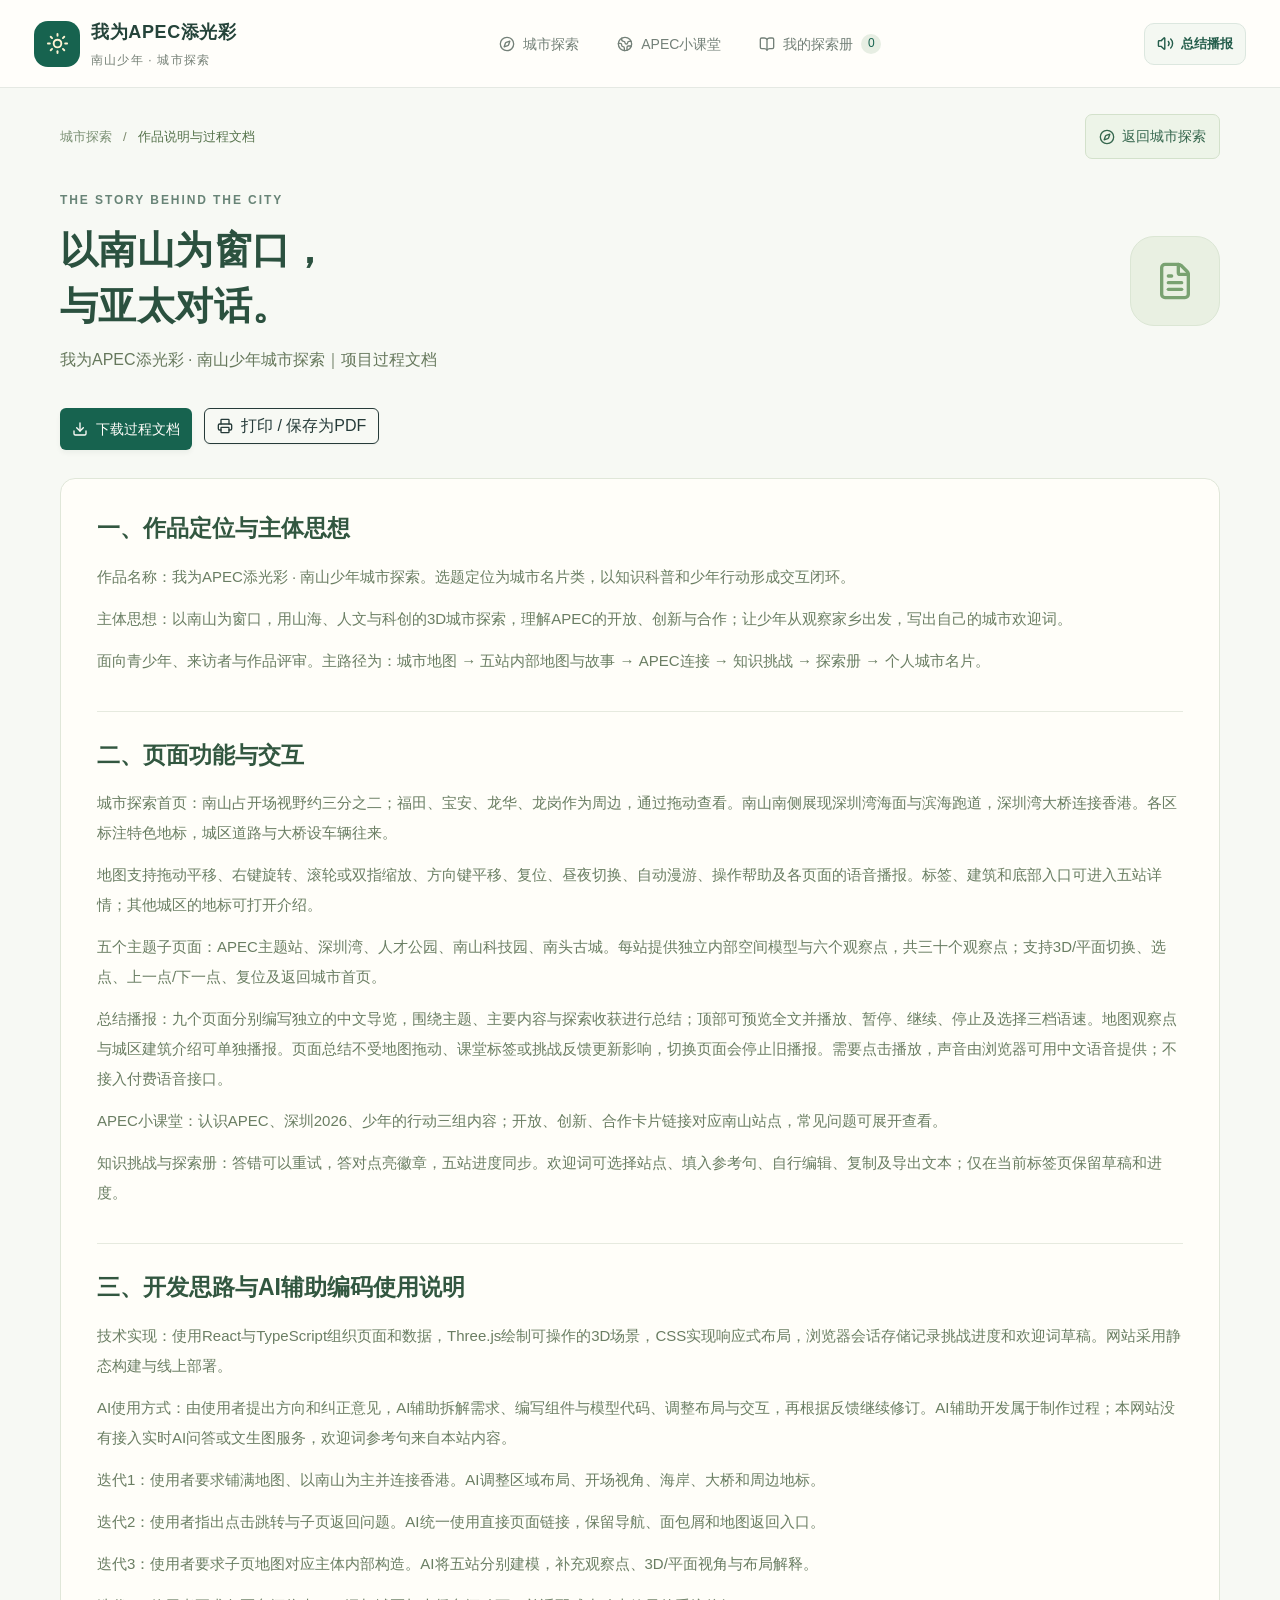
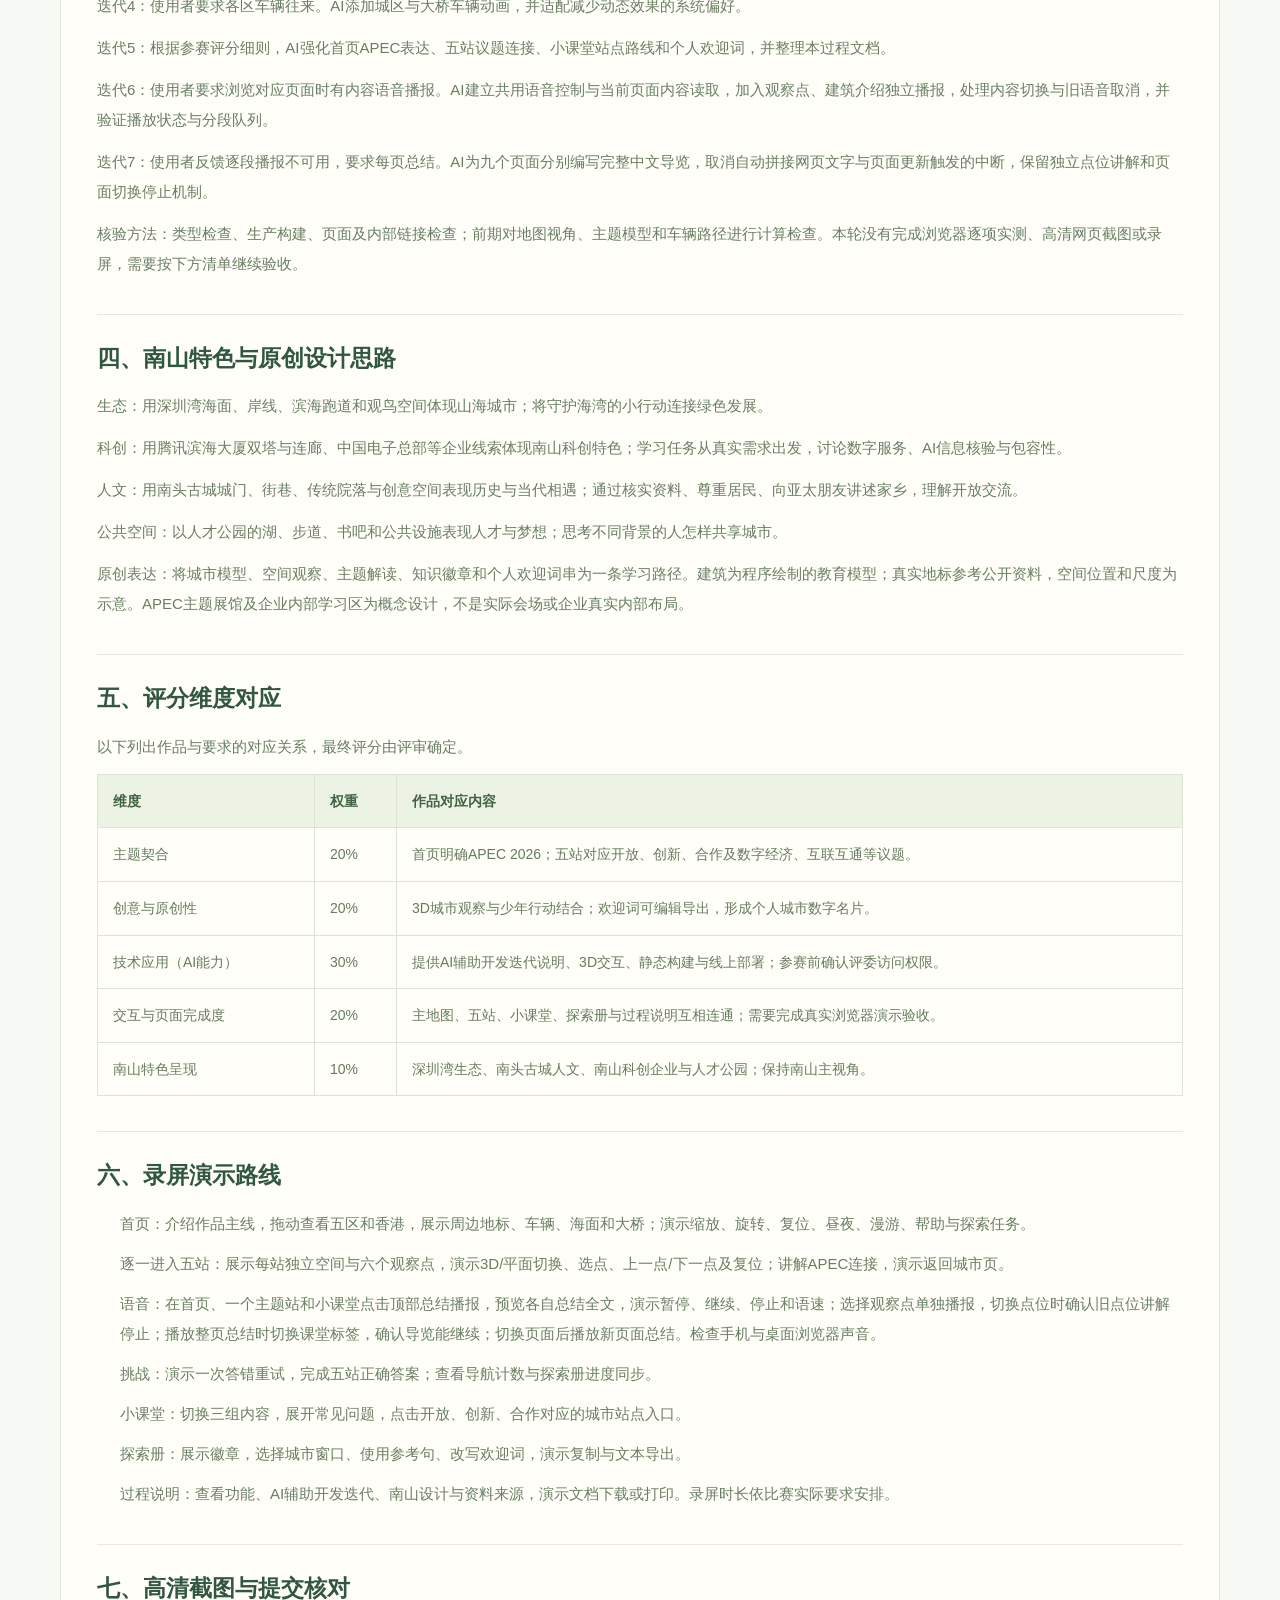
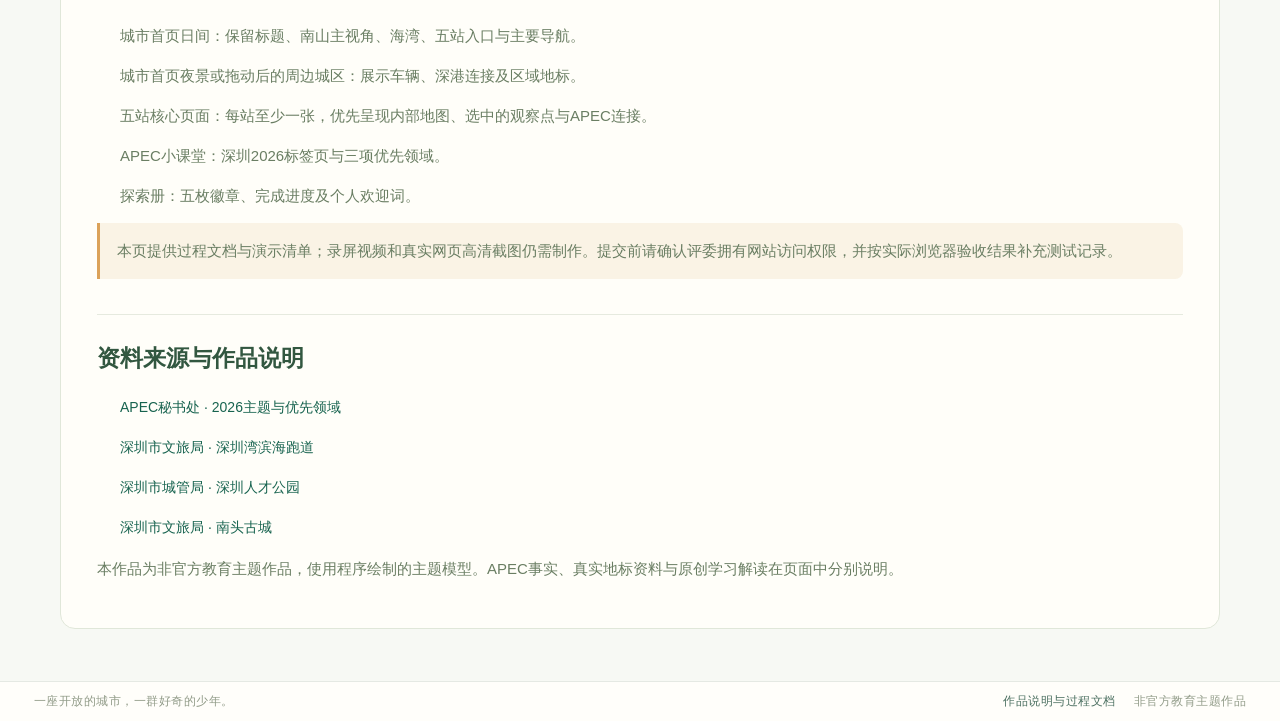
<file: project/index.html>
<!DOCTYPE html><html lang="zh-CN"><head><meta charSet="utf-8"/><meta name="viewport" content="width=device-width, initial-scale=1"/><link rel="stylesheet" href="/_next/static/css/index.Bz7C-g1S.css" data-rsc-css-href="/_next/static/css/index.Bz7C-g1S.css" data-precedence="vite-rsc/importer-resources"/><link rel="modulepreload" fetchPriority="low" href="/_next/static/chunks/index-CpzBbNXC.js"/><script src="/_next/static/chunks/rolldown-runtime-C60lm6uB.js" type="module" async=""></script><script src="/_next/static/chunks/framework-D_rUT4EX.js" type="module" async=""></script><script src="/_next/static/chunks/navigation-errors-By4dF-Cc.js" type="module" async=""></script><link rel="modulepreload" href="/_next/static/chunks/layout-segment-context-BgVM_bmv.js" crossorigin=""/><link rel="modulepreload" href="/_next/static/chunks/exploration-provider-DEX4lFxf.js" crossorigin=""/><link rel="modulepreload" href="/_next/static/chunks/page-narrator-CltaNtBj.js" crossorigin=""/><link rel="modulepreload" href="/_next/static/chunks/Icon-Bo9jbUr1.js" crossorigin=""/><link rel="modulepreload" href="/_next/static/chunks/project-page-BBOAVHO-.js" crossorigin=""/><link rel="modulepreload" href="/_next/static/chunks/site-chrome-37zh-2ZF.js" crossorigin=""/><link rel="modulepreload" href="/_next/static/chunks/apec-theme-BVxfUqP0.js" crossorigin=""/><link rel="modulepreload" href="/_next/static/chunks/download-DqwA8JJW.js" crossorigin=""/><title>作品说明与项目过程文档 · 我为APEC添光彩</title><meta name="description" content="南山城市数字名片的功能介绍、开发思路、AI辅助编码迭代、特色设计及参赛演示清单。"/><link rel="shortcut icon" href="/favicon.svg"/><link rel="icon" href="/favicon.svg"/><script>Object.assign(((self[Symbol.for("vinext.navigationRuntime")]??={bootstrap:{routeManifest:null},functions:{}}).bootstrap.rsc??={rsc:[]}),{params:{},nav:{"pathname":"/project","searchParams":[]}})</script><link rel="modulepreload" href="/_next/static/chunks/index-CpzBbNXC.js" />
</head><body class="antialiased"><div class="subpage project-subpage"><header class="site-header"><a href="/" class="brand" aria-label="返回城市探索首页"><span class="brand-icon"><svg xmlns="http://www.w3.org/2000/svg" width="23" height="23" viewBox="0 0 24 24" fill="none" stroke="currentColor" stroke-width="2" stroke-linecap="round" stroke-linejoin="round" class="lucide lucide-sun" aria-hidden="true"><circle cx="12" cy="12" r="4"></circle><path d="M12 2v2"></path><path d="M12 20v2"></path><path d="m4.93 4.93 1.41 1.41"></path><path d="m17.66 17.66 1.41 1.41"></path><path d="M2 12h2"></path><path d="M20 12h2"></path><path d="m6.34 17.66-1.41 1.41"></path><path d="m19.07 4.93-1.41 1.41"></path></svg></span><span><strong>我为APEC添光彩</strong><small>南山少年 · 城市探索</small></span></a><nav aria-label="主导航"><a href="/" data-slot="button" data-variant="ghost" data-size="default" class="inline-flex shrink-0 items-center justify-center gap-2 rounded-md text-sm font-medium whitespace-nowrap transition-all outline-none focus-visible:border-ring focus-visible:ring-[3px] focus-visible:ring-ring/50 disabled:pointer-events-none disabled:opacity-50 aria-invalid:border-destructive aria-invalid:ring-destructive/20 dark:aria-invalid:ring-destructive/40 [&amp;_svg]:pointer-events-none [&amp;_svg]:shrink-0 [&amp;_svg:not([class*=&#x27;size-&#x27;])]:size-4 hover:bg-accent hover:text-accent-foreground dark:hover:bg-accent/50 h-9 px-4 py-2 has-[&gt;svg]:px-3 nav-link"><svg xmlns="http://www.w3.org/2000/svg" width="24" height="24" viewBox="0 0 24 24" fill="none" stroke="currentColor" stroke-width="2" stroke-linecap="round" stroke-linejoin="round" class="lucide lucide-compass" aria-hidden="true"><circle cx="12" cy="12" r="10"></circle><path d="m16.24 7.76-1.804 5.411a2 2 0 0 1-1.265 1.265L7.76 16.24l1.804-5.411a2 2 0 0 1 1.265-1.265z"></path></svg>城市探索</a><a href="/learn" data-slot="button" data-variant="ghost" data-size="default" class="inline-flex shrink-0 items-center justify-center gap-2 rounded-md text-sm font-medium whitespace-nowrap transition-all outline-none focus-visible:border-ring focus-visible:ring-[3px] focus-visible:ring-ring/50 disabled:pointer-events-none disabled:opacity-50 aria-invalid:border-destructive aria-invalid:ring-destructive/20 dark:aria-invalid:ring-destructive/40 [&amp;_svg]:pointer-events-none [&amp;_svg]:shrink-0 [&amp;_svg:not([class*=&#x27;size-&#x27;])]:size-4 hover:bg-accent hover:text-accent-foreground dark:hover:bg-accent/50 h-9 px-4 py-2 has-[&gt;svg]:px-3 nav-link"><svg xmlns="http://www.w3.org/2000/svg" width="24" height="24" viewBox="0 0 24 24" fill="none" stroke="currentColor" stroke-width="2" stroke-linecap="round" stroke-linejoin="round" class="lucide lucide-earth" aria-hidden="true"><path d="M21.54 15H17a2 2 0 0 0-2 2v4.54"></path><path d="M7 3.34V5a3 3 0 0 0 3 3a2 2 0 0 1 2 2c0 1.1.9 2 2 2a2 2 0 0 0 2-2c0-1.1.9-2 2-2h3.17"></path><path d="M11 21.95V18a2 2 0 0 0-2-2a2 2 0 0 1-2-2v-1a2 2 0 0 0-2-2H2.05"></path><circle cx="12" cy="12" r="10"></circle></svg>APEC小课堂</a><a href="/passport" data-slot="button" data-variant="ghost" data-size="default" class="inline-flex shrink-0 items-center justify-center gap-2 rounded-md text-sm font-medium whitespace-nowrap transition-all outline-none focus-visible:border-ring focus-visible:ring-[3px] focus-visible:ring-ring/50 disabled:pointer-events-none disabled:opacity-50 aria-invalid:border-destructive aria-invalid:ring-destructive/20 dark:aria-invalid:ring-destructive/40 [&amp;_svg]:pointer-events-none [&amp;_svg]:shrink-0 [&amp;_svg:not([class*=&#x27;size-&#x27;])]:size-4 hover:bg-accent hover:text-accent-foreground dark:hover:bg-accent/50 h-9 px-4 py-2 has-[&gt;svg]:px-3 nav-link"><svg xmlns="http://www.w3.org/2000/svg" width="24" height="24" viewBox="0 0 24 24" fill="none" stroke="currentColor" stroke-width="2" stroke-linecap="round" stroke-linejoin="round" class="lucide lucide-book-open" aria-hidden="true"><path d="M12 5v16"></path><path d="M20.001 19A2 2 0 0022 17V5a2 2 0 00-1.999-2L16 3.002A5 5 0 0012 5a5 5 0 00-4-2H4a2 2 0 00-2 2v12a2 2 0 001.999 2H8a5 5 0 014 2 5 5 0 014-2z"></path></svg>我的探索册<span class="nav-count">·</span></a></nav><button class="narration-trigger " aria-label="打开本页总结播报" type="button" aria-haspopup="dialog" aria-expanded="false" data-state="closed" data-slot="popover-trigger"><svg xmlns="http://www.w3.org/2000/svg" width="17" height="17" viewBox="0 0 24 24" fill="none" stroke="currentColor" stroke-width="2" stroke-linecap="round" stroke-linejoin="round" class="lucide lucide-volume2 lucide-volume-2" aria-hidden="true"><path d="M11 4.702a.705.705 0 0 0-1.203-.498L6.413 7.587A1.4 1.4 0 0 1 5.416 8H3a1 1 0 0 0-1 1v6a1 1 0 0 0 1 1h2.416a1.4 1.4 0 0 1 .997.413l3.383 3.384A.705.705 0 0 0 11 19.298z"></path><path d="M16 9a5 5 0 0 1 0 6"></path><path d="M19.364 18.364a9 9 0 0 0 0-12.728"></path></svg><span>总结播报</span></button></header><main class="subpage-main"><nav class="page-breadcrumb" aria-label="当前位置"><a href="/">城市探索</a><span>/</span><span aria-current="page">作品说明与过程文档</span><a href="/" class="breadcrumb-return"><svg xmlns="http://www.w3.org/2000/svg" width="16" height="16" viewBox="0 0 24 24" fill="none" stroke="currentColor" stroke-width="2" stroke-linecap="round" stroke-linejoin="round" class="lucide lucide-compass" aria-hidden="true"><circle cx="12" cy="12" r="10"></circle><path d="m16.24 7.76-1.804 5.411a2 2 0 0 1-1.265 1.265L7.76 16.24l1.804-5.411a2 2 0 0 1 1.265-1.265z"></path></svg>返回城市探索</a></nav><div class="subpage-heading"><div><span class="eyebrow">THE STORY BEHIND THE CITY</span><h1>以南山为窗口，<br/>与亚太对话。</h1><p>我为APEC添光彩 · 南山少年城市探索｜项目过程文档</p></div><span class="heading-emblem"><svg xmlns="http://www.w3.org/2000/svg" width="40" height="40" viewBox="0 0 24 24" fill="none" stroke="currentColor" stroke-width="2" stroke-linecap="round" stroke-linejoin="round" class="lucide lucide-file-text" aria-hidden="true"><path d="M6 22a2 2 0 0 1-2-2V4a2 2 0 0 1 2-2h8a2.4 2.4 0 0 1 1.704.706l3.588 3.588A2.4 2.4 0 0 1 20 8v12a2 2 0 0 1-2 2z"></path><path d="M14 2v5a1 1 0 0 0 1 1h5"></path><path d="M10 9H8"></path><path d="M16 13H8"></path><path d="M16 17H8"></path></svg></span></div><div class="project-document-actions"><button data-slot="button" data-variant="default" data-size="default" class="inline-flex shrink-0 items-center justify-center gap-2 rounded-md text-sm font-medium whitespace-nowrap transition-all outline-none focus-visible:border-ring focus-visible:ring-[3px] focus-visible:ring-ring/50 disabled:pointer-events-none disabled:opacity-50 aria-invalid:border-destructive aria-invalid:ring-destructive/20 dark:aria-invalid:ring-destructive/40 [&amp;_svg]:pointer-events-none [&amp;_svg]:shrink-0 [&amp;_svg:not([class*=&#x27;size-&#x27;])]:size-4 bg-primary text-primary-foreground hover:bg-primary/90 h-9 px-4 py-2 has-[&gt;svg]:px-3 primary-button"><svg xmlns="http://www.w3.org/2000/svg" width="18" height="18" viewBox="0 0 24 24" fill="none" stroke="currentColor" stroke-width="2" stroke-linecap="round" stroke-linejoin="round" class="lucide lucide-download" aria-hidden="true"><path d="M12 15V3"></path><path d="M21 15v4a2 2 0 0 1-2 2H5a2 2 0 0 1-2-2v-4"></path><path d="m7 10 5 5 5-5"></path></svg>下载过程文档</button><button data-slot="button" data-variant="outline" data-size="default" class="inline-flex shrink-0 items-center justify-center gap-2 rounded-md text-sm font-medium whitespace-nowrap transition-all outline-none focus-visible:border-ring focus-visible:ring-[3px] focus-visible:ring-ring/50 disabled:pointer-events-none disabled:opacity-50 aria-invalid:border-destructive aria-invalid:ring-destructive/20 dark:aria-invalid:ring-destructive/40 [&amp;_svg]:pointer-events-none [&amp;_svg]:shrink-0 [&amp;_svg:not([class*=&#x27;size-&#x27;])]:size-4 border bg-background shadow-xs hover:bg-accent hover:text-accent-foreground dark:border-input dark:bg-input/30 dark:hover:bg-input/50 h-9 px-4 py-2 has-[&gt;svg]:px-3"><svg xmlns="http://www.w3.org/2000/svg" width="18" height="18" viewBox="0 0 24 24" fill="none" stroke="currentColor" stroke-width="2" stroke-linecap="round" stroke-linejoin="round" class="lucide lucide-printer" aria-hidden="true"><path d="M6 18H4a2 2 0 0 1-2-2v-5a2 2 0 0 1 2-2h16a2 2 0 0 1 2 2v5a2 2 0 0 1-2 2h-2"></path><path d="M6 9V3a1 1 0 0 1 1-1h10a1 1 0 0 1 1 1v6"></path><rect x="6" y="14" width="12" height="8" rx="1"></rect></svg>打印 / 保存为PDF</button></div><article class="project-document"><section><h2>一、作品定位与主体思想</h2><p>作品名称：我为APEC添光彩 · 南山少年城市探索。选题定位为城市名片类，以知识科普和少年行动形成交互闭环。</p><p>主体思想：以南山为窗口，用山海、人文与科创的3D城市探索，理解APEC的开放、创新与合作；让少年从观察家乡出发，写出自己的城市欢迎词。</p><p>面向青少年、来访者与作品评审。主路径为：城市地图 → 五站内部地图与故事 → APEC连接 → 知识挑战 → 探索册 → 个人城市名片。</p></section><section><h2>二、页面功能与交互</h2><p>城市探索首页：南山占开场视野约三分之二；福田、宝安、龙华、龙岗作为周边，通过拖动查看。南山南侧展现深圳湾海面与滨海跑道，深圳湾大桥连接香港。各区标注特色地标，城区道路与大桥设车辆往来。</p><p>地图支持拖动平移、右键旋转、滚轮或双指缩放、方向键平移、复位、昼夜切换、自动漫游、操作帮助及各页面的语音播报。标签、建筑和底部入口可进入五站详情；其他城区的地标可打开介绍。</p><p>五个主题子页面：APEC主题站、深圳湾、人才公园、南山科技园、南头古城。每站提供独立内部空间模型与六个观察点，共三十个观察点；支持3D/平面切换、选点、上一点/下一点、复位及返回城市首页。</p><p>总结播报：九个页面分别编写独立的中文导览，围绕主题、主要内容与探索收获进行总结；顶部可预览全文并播放、暂停、继续、停止及选择三档语速。地图观察点与城区建筑介绍可单独播报。页面总结不受地图拖动、课堂标签或挑战反馈更新影响，切换页面会停止旧播报。需要点击播放，声音由浏览器可用中文语音提供；不接入付费语音接口。</p><p>APEC小课堂：认识APEC、深圳2026、少年的行动三组内容；开放、创新、合作卡片链接对应南山站点，常见问题可展开查看。</p><p>知识挑战与探索册：答错可以重试，答对点亮徽章，五站进度同步。欢迎词可选择站点、填入参考句、自行编辑、复制及导出文本；仅在当前标签页保留草稿和进度。</p></section><section><h2>三、开发思路与AI辅助编码使用说明</h2><p>技术实现：使用React与TypeScript组织页面和数据，Three.js绘制可操作的3D场景，CSS实现响应式布局，浏览器会话存储记录挑战进度和欢迎词草稿。网站采用静态构建与线上部署。</p><p>AI使用方式：由使用者提出方向和纠正意见，AI辅助拆解需求、编写组件与模型代码、调整布局与交互，再根据反馈继续修订。AI辅助开发属于制作过程；本网站没有接入实时AI问答或文生图服务，欢迎词参考句来自本站内容。</p><p>迭代1：使用者要求铺满地图、以南山为主并连接香港。AI调整区域布局、开场视角、海岸、大桥和周边地标。</p><p>迭代2：使用者指出点击跳转与子页返回问题。AI统一使用直接页面链接，保留导航、面包屑和地图返回入口。</p><p>迭代3：使用者要求子页地图对应主体内部构造。AI将五站分别建模，补充观察点、3D/平面视角与布局解释。</p><p>迭代4：使用者要求各区车辆往来。AI添加城区与大桥车辆动画，并适配减少动态效果的系统偏好。</p><p>迭代5：根据参赛评分细则，AI强化首页APEC表达、五站议题连接、小课堂站点路线和个人欢迎词，并整理本过程文档。</p><p>迭代6：使用者要求浏览对应页面时有内容语音播报。AI建立共用语音控制与当前页面内容读取，加入观察点、建筑介绍独立播报，处理内容切换与旧语音取消，并验证播放状态与分段队列。</p><p>迭代7：使用者反馈逐段播报不可用，要求每页总结。AI为九个页面分别编写完整中文导览，取消自动拼接网页文字与页面更新触发的中断，保留独立点位讲解和页面切换停止机制。</p><p>核验方法：类型检查、生产构建、页面及内部链接检查；前期对地图视角、主题模型和车辆路径进行计算检查。本轮没有完成浏览器逐项实测、高清网页截图或录屏，需要按下方清单继续验收。</p></section><section><h2>四、南山特色与原创设计思路</h2><p>生态：用深圳湾海面、岸线、滨海跑道和观鸟空间体现山海城市；将守护海湾的小行动连接绿色发展。</p><p>科创：用腾讯滨海大厦双塔与连廊、中国电子总部等企业线索体现南山科创特色；学习任务从真实需求出发，讨论数字服务、AI信息核验与包容性。</p><p>人文：用南头古城城门、街巷、传统院落与创意空间表现历史与当代相遇；通过核实资料、尊重居民、向亚太朋友讲述家乡，理解开放交流。</p><p>公共空间：以人才公园的湖、步道、书吧和公共设施表现人才与梦想；思考不同背景的人怎样共享城市。</p><p>原创表达：将城市模型、空间观察、主题解读、知识徽章和个人欢迎词串为一条学习路径。建筑为程序绘制的教育模型；真实地标参考公开资料，空间位置和尺度为示意。APEC主题展馆及企业内部学习区为概念设计，不是实际会场或企业真实内部布局。</p></section><section><h2>五、评分维度对应</h2><p>以下列出作品与要求的对应关系，最终评分由评审确定。</p><div class="project-table-scroll"><table><thead><tr><th scope="col">维度</th><th scope="col">权重</th><th scope="col">作品对应内容</th></tr></thead><tbody><tr><td>主题契合</td><td>20%</td><td>首页明确APEC 2026；五站对应开放、创新、合作及数字经济、互联互通等议题。</td></tr><tr><td>创意与原创性</td><td>20%</td><td>3D城市观察与少年行动结合；欢迎词可编辑导出，形成个人城市数字名片。</td></tr><tr><td>技术应用（AI能力）</td><td>30%</td><td>提供AI辅助开发迭代说明、3D交互、静态构建与线上部署；参赛前确认评委访问权限。</td></tr><tr><td>交互与页面完成度</td><td>20%</td><td>主地图、五站、小课堂、探索册与过程说明互相连通；需要完成真实浏览器演示验收。</td></tr><tr><td>南山特色呈现</td><td>10%</td><td>深圳湾生态、南头古城人文、南山科创企业与人才公园；保持南山主视角。</td></tr></tbody></table></div></section><section><h2>六、录屏演示路线</h2><ol><li>首页：介绍作品主线，拖动查看五区和香港，展示周边地标、车辆、海面和大桥；演示缩放、旋转、复位、昼夜、漫游、帮助与探索任务。</li><li>逐一进入五站：展示每站独立空间与六个观察点，演示3D/平面切换、选点、上一点/下一点及复位；讲解APEC连接，演示返回城市页。</li><li>语音：在首页、一个主题站和小课堂点击顶部总结播报，预览各自总结全文，演示暂停、继续、停止和语速；选择观察点单独播报，切换点位时确认旧点位讲解停止；播放整页总结时切换课堂标签，确认导览能继续；切换页面后播放新页面总结。检查手机与桌面浏览器声音。</li><li>挑战：演示一次答错重试，完成五站正确答案；查看导航计数与探索册进度同步。</li><li>小课堂：切换三组内容，展开常见问题，点击开放、创新、合作对应的城市站点入口。</li><li>探索册：展示徽章，选择城市窗口、使用参考句、改写欢迎词，演示复制与文本导出。</li><li>过程说明：查看功能、AI辅助开发迭代、南山设计与资料来源，演示文档下载或打印。录屏时长依比赛实际要求安排。</li></ol></section><section><h2>七、高清截图与提交核对</h2><ul><li>城市首页日间：保留标题、南山主视角、海湾、五站入口与主要导航。</li><li>城市首页夜景或拖动后的周边城区：展示车辆、深港连接及区域地标。</li><li>五站核心页面：每站至少一张，优先呈现内部地图、选中的观察点与APEC连接。</li><li>APEC小课堂：深圳2026标签页与三项优先领域。</li><li>探索册：五枚徽章、完成进度及个人欢迎词。</li></ul><p class="project-submission-note">本页提供过程文档与演示清单；录屏视频和真实网页高清截图仍需制作。提交前请确认评委拥有网站访问权限，并按实际浏览器验收结果补充测试记录。</p></section><section class="project-sources"><h2>资料来源与作品说明</h2><ul><li><a href="https://www.apec.org/press/news-releases/2025/china-unveils-apec-2026-theme-and-priorities-in-shenzhen" target="_blank" rel="noreferrer">APEC秘书处 · 2026主题与优先领域</a></li><li><a href="https://wtl.sz.gov.cn/xxgk/qt/lypc/content/post_12153829.html" target="_blank" rel="noreferrer">深圳市文旅局 · 深圳湾滨海跑道</a></li><li><a href="https://cgj.sz.gov.cn/xsmh/gysz/twf/tyyd/content/post_10841288.html" target="_blank" rel="noreferrer">深圳市城管局 · 深圳人才公园</a></li><li><a href="https://wtl.sz.gov.cn/lyfw/lyxw/content/post_10984289.html" target="_blank" rel="noreferrer">深圳市文旅局 · 南头古城</a></li></ul><p>本作品为非官方教育主题作品，使用程序绘制的主题模型。APEC事实、真实地标资料与原创学习解读在页面中分别说明。</p></section></article></main><footer class="site-footer"><span>一座开放的城市，一群好奇的少年。</span><span class="footer-meta"><a href="/project">作品说明与过程文档</a><span>非官方教育主题作品</span></span></footer></div><script type="module" src="/_next/static/chunks/index-CpzBbNXC.js" id="_R_" async=""></script><script>((self[Symbol.for("vinext.navigationRuntime")]??={bootstrap:{routeManifest:null},functions:{}}).bootstrap.rsc??={rsc:[]}).rsc.push("0:{\"page:/project\":\"$L1\",\"layout:/\":\"$L2\",\"route:/project\":\"$L3\",\"__route\":\"route:/project\",\"__interceptionContext\":null,\"__layoutIds\":[\"layout:/\"],\"__rootLayout\":\"/\",\"__bfcacheSegmentIdentities\":{\"layout:/\":\"[\\\"layout\\\",\\\"layout:/\\\",\\\"root-boundary:/\\\",\\\"\\\"]\",\"page:/project\":\"[\\\"page\\\",\\\"page:/project\\\",\\\"root-boundary:/\\\",\\\"[\\\\\\\"project\\\\\\\"]\\\"]\"},\"__srcPage\":[\"project\",\"page\"],\"__layoutFlags\":{\"layout:/\":\"s\"},\"__artifactCompatibility\":{\"schemaVersion\":1,\"graphVersion\":\"app-route-graph:a866ab60a2380580\",\"deploymentVersion\":\"8f64ddc8-65ee-44f9-819e-b31171dc12a7\",\"appElementsSchemaVersion\":1,\"rscPayloadSchemaVersion\":1,\"rootBoundaryId\":\"/\",\"renderEpoch\":null}}\n")</script><script>((self[Symbol.for("vinext.navigationRuntime")]??={bootstrap:{routeManifest:null},functions:{}}).bootstrap.rsc??={rsc:[]}).rsc.push("4:I[\"77cdc32a328c\",[],\"ExplorationProvider\",1]\n")</script><script>((self[Symbol.for("vinext.navigationRuntime")]??={bootstrap:{routeManifest:null},functions:{}}).bootstrap.rsc??={rsc:[]}).rsc.push("5:I[\"d3b11a10b282\",[],\"NarrationProvider\",1]\n")</script><script>((self[Symbol.for("vinext.navigationRuntime")]??={bootstrap:{routeManifest:null},functions:{}}).bootstrap.rsc??={rsc:[]}).rsc.push("6:I[\"48202614ed41\",[],\"Children\",1]\n")</script><script>((self[Symbol.for("vinext.navigationRuntime")]??={bootstrap:{routeManifest:null},functions:{}}).bootstrap.rsc??={rsc:[]}).rsc.push("7:I[\"60c6f8efdea4\",[],\"GlobalErrorBoundary\",1]\n")</script><script>((self[Symbol.for("vinext.navigationRuntime")]??={bootstrap:{routeManifest:null},functions:{}}).bootstrap.rsc??={rsc:[]}).rsc.push("8:I[\"f9fc34ff1679\",[],\"default\",1]\n")</script><script>((self[Symbol.for("vinext.navigationRuntime")]??={bootstrap:{routeManifest:null},functions:{}}).bootstrap.rsc??={rsc:[]}).rsc.push("9:I[\"60c6f8efdea4\",[],\"ErrorBoundary\",1]\n")</script><script>((self[Symbol.for("vinext.navigationRuntime")]??={bootstrap:{routeManifest:null},functions:{}}).bootstrap.rsc??={rsc:[]}).rsc.push("a:I[\"641eb65a0981\",[],\"LayoutSegmentProvider\",1]\n")</script><script>((self[Symbol.for("vinext.navigationRuntime")]??={bootstrap:{routeManifest:null},functions:{}}).bootstrap.rsc??={rsc:[]}).rsc.push("b:I[\"48202614ed41\",[],\"Slot\",1]\n")</script><script>((self[Symbol.for("vinext.navigationRuntime")]??={bootstrap:{routeManifest:null},functions:{}}).bootstrap.rsc??={rsc:[]}).rsc.push("c:I[\"60c6f8efdea4\",[],\"NotFoundBoundary\",1]\n")</script><script>((self[Symbol.for("vinext.navigationRuntime")]??={bootstrap:{routeManifest:null},functions:{}}).bootstrap.rsc??={rsc:[]}).rsc.push("d:I[\"4715d14f82e4\",[],\"SiteHeader\",1]\n")</script><script>((self[Symbol.for("vinext.navigationRuntime")]??={bootstrap:{routeManifest:null},functions:{}}).bootstrap.rsc??={rsc:[]}).rsc.push("e:I[\"066132fd2803\",[],\"default\",1]\n")</script><script>((self[Symbol.for("vinext.navigationRuntime")]??={bootstrap:{routeManifest:null},functions:{}}).bootstrap.rsc??={rsc:[]}).rsc.push("f:I[\"4715d14f82e4\",[],\"SiteFooter\",1]\n")</script><script>((self[Symbol.for("vinext.navigationRuntime")]??={bootstrap:{routeManifest:null},functions:{}}).bootstrap.rsc??={rsc:[]}).rsc.push("10:I[\"63c9a7ce9801\",[],\"AppRouterScrollTarget\",1]\n")</script><script>((self[Symbol.for("vinext.navigationRuntime")]??={bootstrap:{routeManifest:null},functions:{}}).bootstrap.rsc??={rsc:[]}).rsc.push("11:I[\"60c6f8efdea4\",[],\"RedirectBoundary\",1]\n")</script><script>((self[Symbol.for("vinext.navigationRuntime")]??={bootstrap:{routeManifest:null},functions:{}}).bootstrap.rsc??={rsc:[]}).rsc.push(":HL[\"/_next/static/css/index.Bz7C-g1S.css\",\"style\"     ]\n")</script><script>((self[Symbol.for("vinext.navigationRuntime")]??={bootstrap:{routeManifest:null},functions:{}}).bootstrap.rsc??={rsc:[]}).rsc.push("2:[[[\"$\",\"link\",\"css:/_next/static/css/index.Bz7C-g1S.css\",{\"rel\":\"stylesheet\",\"precedence\":\"vite-rsc/importer-resources\",\"href\":\"/_next/static/css/index.Bz7C-g1S.css\",\"data-rsc-css-href\":\"/_next/static/css/index.Bz7C-g1S.css\"}],\"$undefined\"],[\"$\",\"html\",null,{\"lang\":\"zh-CN\",\"children\":[\"$\",\"body\",null,{\"className\":\"antialiased\",\"children\":[\"$\",\"$L4\",null,{\"children\":[\"$\",\"$L5\",null,{\"children\":[\"$\",\"$L6\",null,{}]}]}]}]}]]\n")</script><script>((self[Symbol.for("vinext.navigationRuntime")]??={bootstrap:{routeManifest:null},functions:{}}).bootstrap.rsc??={rsc:[]}).rsc.push("3:[[[\"$\",\"meta\",null,{\"charSet\":\"utf-8\"}],[[\"$\",\"title\",\"0\",{\"children\":\"作品说明与项目过程文档 · 我为APEC添光彩\"}],[\"$\",\"meta\",\"1\",{\"name\":\"description\",\"content\":\"南山城市数字名片的功能介绍、开发思路、AI辅助编码迭代、特色设计及参赛演示清单。\"}],[\"$\",\"link\",\"2\",{\"data-vinext-streamed-icon\":\"$undefined\",\"rel\":\"shortcut icon\",\"href\":\"/favicon.svg\",\"type\":\"$undefined\",\"sizes\":\"$undefined\",\"color\":\"$undefined\",\"media\":\"$undefined\",\"fetchPriority\":\"$undefined\"}],[\"$\",\"link\",\"3\",{\"data-vinext-streamed-icon\":\"$undefined\",\"rel\":\"icon\",\"href\":\"/favicon.svg\",\"type\":\"$undefined\",\"sizes\":\"$undefined\",\"color\":\"$undefined\",\"media\":\"$undefined\",\"fetchPriority\":\"$undefined\"}]],[[\"$\",\"meta\",\"0\",{\"name\":\"viewport\",\"content\":\"width=device-width, initial-scale=1\"}]]],[\"$\",\"$L7\",null,{\"fallback\":\"$8\",\"children\":[\"$\",\"$L9\",null,{\"fallback\":\"$8\",\"children\":[\"$\",\"$La\",null,{\"providerId\":\"layout:/\",\"segmentMap\":{\"children\":[\"project\"]},\"children\":[\"$\",\"$Lb\",null,{\"id\":\"layout:/\",\"parallelSlots\":\"$undefined\",\"children\":[\"$\",\"$Lc\",null,{\"resetKey\":\"project\",\"fallback\":[\"$\",\"div\",null,{\"className\":\"subpage\",\"children\":[[\"$\",\"$Ld\",null,{}],[\"$\",\"main\",null,{\"className\":\"not-found-page\",\"children\":[[\"$\",\"$Le\",null,{\"ref\":\"$undefined\",\"iconNode\":[[\"circle\",{\"cx\":\"12\",\"cy\":\"12\",\"r\":\"10\",\"key\":\"1mglay\"}],[\"path\",{\"d\":\"m16.24 7.76-1.804 5.411a2 2 0 0 1-1.265 1.265L7.76 16.24l1.804-5.411a2 2 0 0 1 1.265-1.265z\",\"key\":\"9ktpf1\"}]],\"className\":\"lucide-compass\",\"size\":48}],[\"$\",\"span\",null,{\"className\":\"eyebrow\",\"children\":\"LET'S FIND OUR WAY\"}],[\"$\",\"h1\",null,{\"children\":\"这一站暂时没有找到。\"}],[\"$\",\"p\",null,{\"children\":\"回到城市地图，五个探索站都在那里等你。\"}],[\"$\",\"a\",null,{\"href\":\"/\",\"children\":\"回到城市探索\",\"data-slot\":\"button\",\"data-variant\":\"default\",\"data-size\":\"default\",\"className\":\"inline-flex shrink-0 items-center justify-center gap-2 rounded-md text-sm font-medium whitespace-nowrap transition-all outline-none focus-visible:border-ring focus-visible:ring-[3px] focus-visible:ring-ring/50 disabled:pointer-events-none disabled:opacity-50 aria-invalid:border-destructive aria-invalid:ring-destructive/20 dark:aria-invalid:ring-destructive/40 [\u0026_svg]:pointer-events-none [\u0026_svg]:shrink-0 [\u0026_svg:not([class*='size-'])]:size-4 bg-primary text-primary-foreground hover:bg-primary/90 h-9 px-4 py-2 has-[\u003esvg]:px-3 primary-button\",\"ref\":null}]]}],[\"$\",\"$Lf\",null,{}]]}],\"children\":[\"$\",\"$Lc\",null,{\"resetKey\":\"[\\\"project\\\"]\",\"fallback\":[\"$\",\"div\",null,{\"className\":\"subpage\",\"children\":[[\"$\",\"$Ld\",null,{}],[\"$\",\"main\",null,{\"className\":\"not-found-page\",\"children\":[[\"$\",\"$Le\",null,{\"ref\":\"$undefined\",\"iconNode\":\"$3:1:props:children:props:children:props:children:props:children:props:fallback:props:children:1:props:children:0:props:iconNode\",\"className\":\"lucide-compass\",\"size\":48}],[\"$\",\"span\",null,{\"className\":\"eyebrow\",\"children\":\"LET'S FIND OUR WAY\"}],[\"$\",\"h1\",null,{\"children\":\"这一站暂时没有找到。\"}],[\"$\",\"p\",null,{\"children\":\"回到城市地图，五个探索站都在那里等你。\"}],[\"$\",\"a\",null,{\"href\":\"/\",\"children\":\"回到城市探索\",\"data-slot\":\"button\",\"data-variant\":\"default\",\"data-size\":\"default\",\"className\":\"inline-flex shrink-0 items-center justify-center gap-2 rounded-md text-sm font-medium whitespace-nowrap transition-all outline-none focus-visible:border-ring focus-visible:ring-[3px] focus-visible:ring-ring/50 disabled:pointer-events-none disabled:opacity-50 aria-invalid:border-destructive aria-invalid:ring-destructive/20 dark:aria-invalid:ring-destructive/40 [\u0026_svg]:pointer-events-none [\u0026_svg]:shrink-0 [\u0026_svg:not([class*='size-'])]:size-4 bg-primary text-primary-foreground hover:bg-primary/90 h-9 px-4 py-2 has-[\u003esvg]:px-3 primary-button\",\"ref\":null}]]}],[\"$\",\"$Lf\",null,{}]]}],\"children\":[\"$\",\"$L10\",null,{\"children\":[\"$\",\"$L11\",null,{\"children\":[[\"$\",\"$La\",null,{\"providerId\":\"page:/project\",\"segmentMap\":{\"children\":[\"__PAGE__\"]},\"children\":[\"$\",\"$Lb\",null,{\"id\":\"page:/project\"}]}],null]}]}]}]}]}]}]}]}],null,null]\n")</script><script>((self[Symbol.for("vinext.navigationRuntime")]??={bootstrap:{routeManifest:null},functions:{}}).bootstrap.rsc??={rsc:[]}).rsc.push("12:I[\"0c7c3181c36b\",[],\"default\",1]\n")</script><script>((self[Symbol.for("vinext.navigationRuntime")]??={bootstrap:{routeManifest:null},functions:{}}).bootstrap.rsc??={rsc:[]}).rsc.push("1:[\"$\",\"$L12\",null,{}]\n")</script><script>Object.assign(((self[Symbol.for("vinext.navigationRuntime")]??={bootstrap:{routeManifest:null},functions:{}}).bootstrap.rsc??={rsc:[]}),{"initialCacheKind":"static"});((self[Symbol.for("vinext.navigationRuntime")]??={bootstrap:{routeManifest:null},functions:{}}).bootstrap.rsc??={rsc:[]}).done=true</script></body></html>
</file>
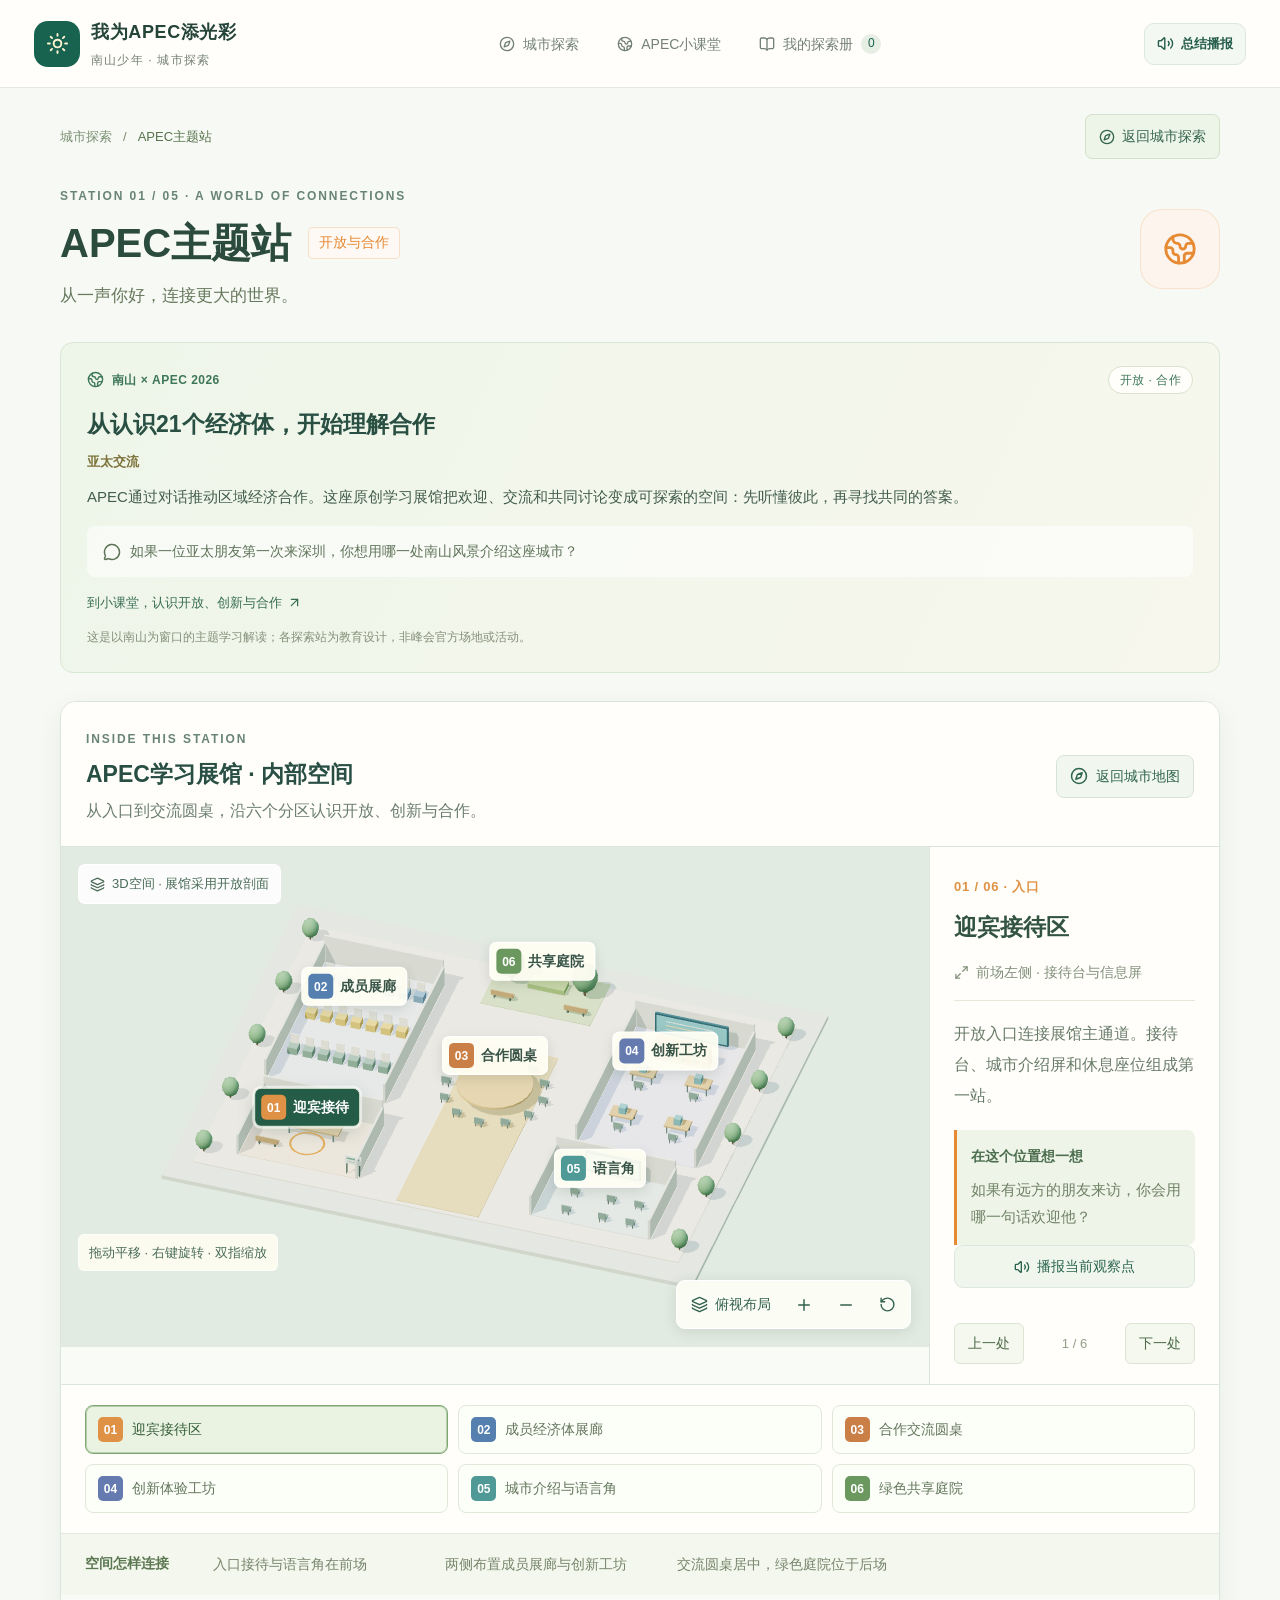
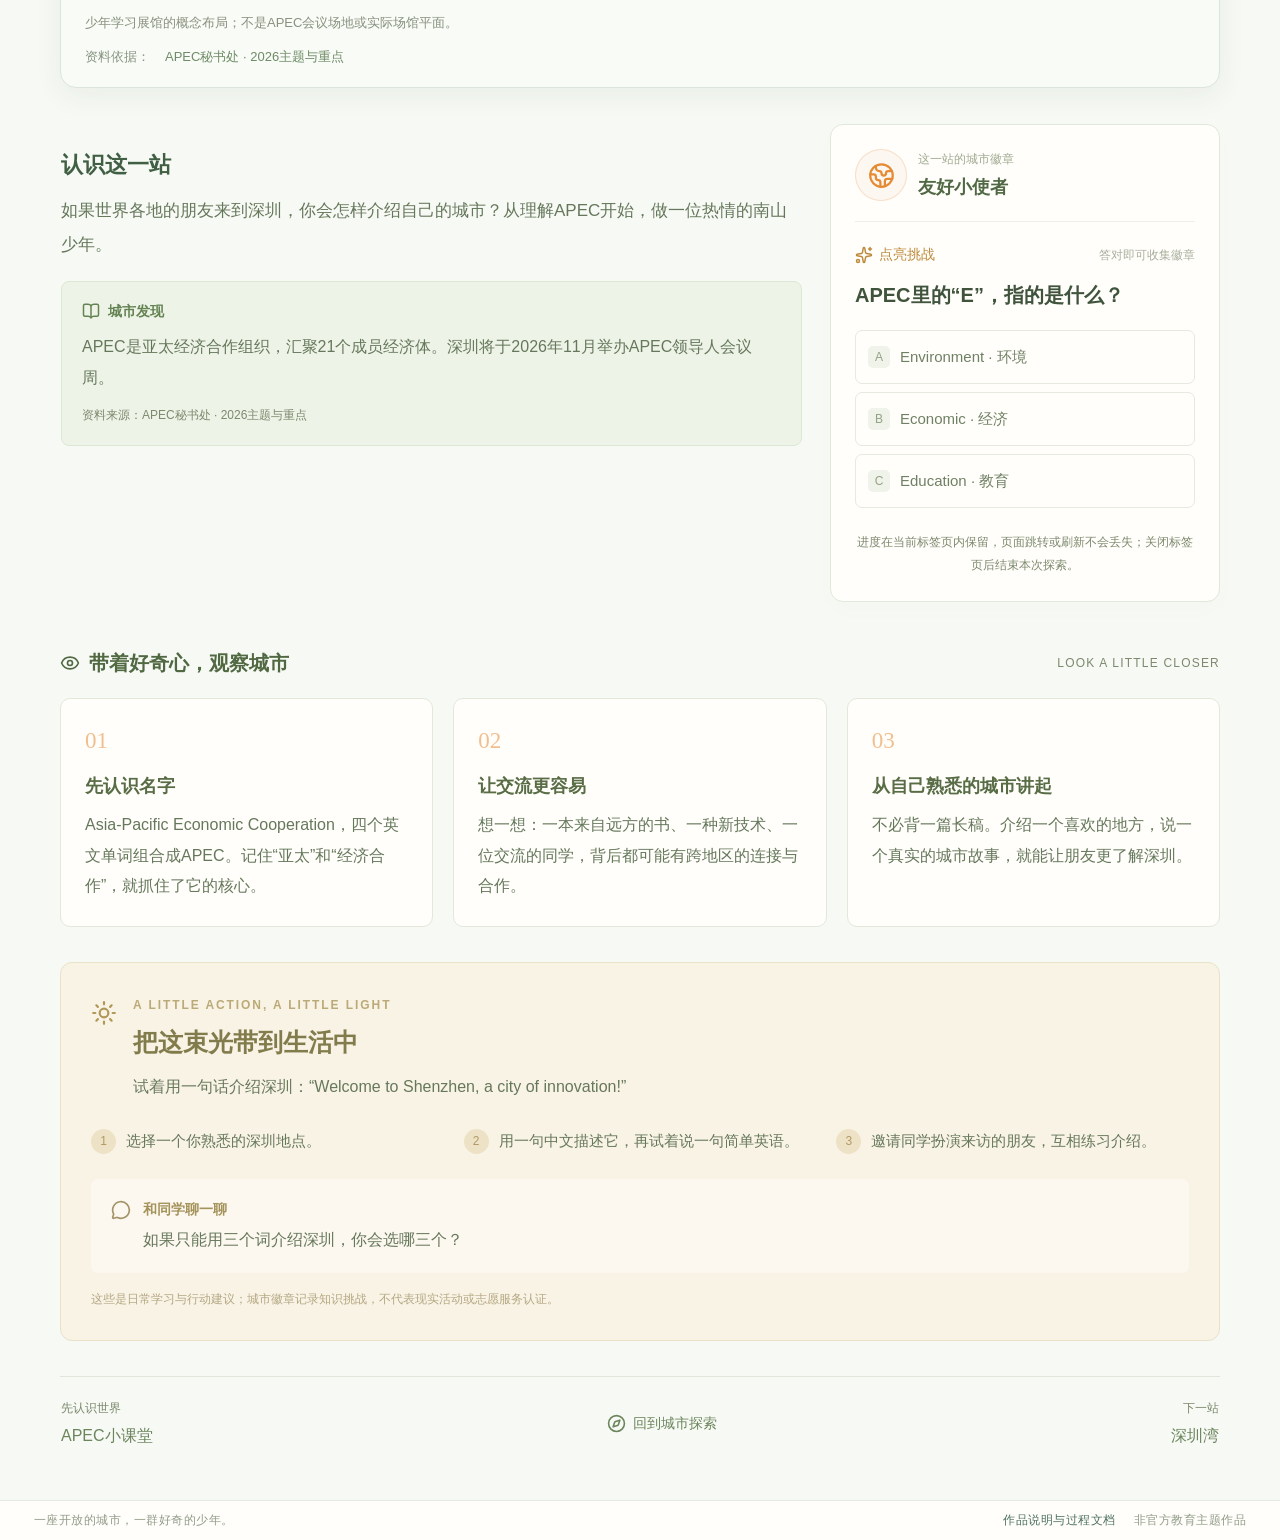
<file: explore/apec/index.html>
<!DOCTYPE html><html lang="zh-CN"><head><meta charSet="utf-8"/><meta name="viewport" content="width=device-width, initial-scale=1"/><link rel="stylesheet" href="/_next/static/css/index.Bz7C-g1S.css" data-rsc-css-href="/_next/static/css/index.Bz7C-g1S.css" data-precedence="vite-rsc/importer-resources"/><link rel="modulepreload" fetchPriority="low" href="/_next/static/chunks/index-CpzBbNXC.js"/><script src="/_next/static/chunks/rolldown-runtime-C60lm6uB.js" type="module" async=""></script><script src="/_next/static/chunks/framework-D_rUT4EX.js" type="module" async=""></script><script src="/_next/static/chunks/navigation-errors-By4dF-Cc.js" type="module" async=""></script><link rel="modulepreload" href="/_next/static/chunks/layout-segment-context-BgVM_bmv.js" crossorigin=""/><link rel="modulepreload" href="/_next/static/chunks/exploration-provider-DEX4lFxf.js" crossorigin=""/><link rel="modulepreload" href="/_next/static/chunks/page-narrator-CltaNtBj.js" crossorigin=""/><link rel="modulepreload" href="/_next/static/chunks/Icon-Bo9jbUr1.js" crossorigin=""/><link rel="modulepreload" href="/_next/static/chunks/station-page-pssiU_-j.js" crossorigin=""/><link rel="modulepreload" href="/_next/static/chunks/map-label-layout-DYdTjJoC.js" crossorigin=""/><link rel="modulepreload" href="/_next/static/chunks/site-chrome-37zh-2ZF.js" crossorigin=""/><link rel="modulepreload" href="/_next/static/chunks/apec-theme-BVxfUqP0.js" crossorigin=""/><link rel="modulepreload" href="/_next/static/chunks/waves-horizontal-CMj2hY6w.js" crossorigin=""/><link rel="modulepreload" href="/_next/static/chunks/sparkles-DWFIBnGf.js" crossorigin=""/><title>APEC主题站 · 南山少年城市探索</title><meta name="description" content="从一声你好，连接更大的世界。"/><link rel="shortcut icon" href="/favicon.svg"/><link rel="icon" href="/favicon.svg"/><script>Object.assign(((self[Symbol.for("vinext.navigationRuntime")]??={bootstrap:{routeManifest:null},functions:{}}).bootstrap.rsc??={rsc:[]}),{params:{"id":"apec"},nav:{"pathname":"/explore/apec","searchParams":[]}})</script><link rel="modulepreload" href="/_next/static/chunks/index-CpzBbNXC.js" />
</head><body class="antialiased"><div class="subpage station-subpage" style="--station-color:#e68a34"><header class="site-header"><a href="/" class="brand" aria-label="返回城市探索首页"><span class="brand-icon"><svg xmlns="http://www.w3.org/2000/svg" width="23" height="23" viewBox="0 0 24 24" fill="none" stroke="currentColor" stroke-width="2" stroke-linecap="round" stroke-linejoin="round" class="lucide lucide-sun" aria-hidden="true"><circle cx="12" cy="12" r="4"></circle><path d="M12 2v2"></path><path d="M12 20v2"></path><path d="m4.93 4.93 1.41 1.41"></path><path d="m17.66 17.66 1.41 1.41"></path><path d="M2 12h2"></path><path d="M20 12h2"></path><path d="m6.34 17.66-1.41 1.41"></path><path d="m19.07 4.93-1.41 1.41"></path></svg></span><span><strong>我为APEC添光彩</strong><small>南山少年 · 城市探索</small></span></a><nav aria-label="主导航"><a href="/" data-slot="button" data-variant="ghost" data-size="default" class="inline-flex shrink-0 items-center justify-center gap-2 rounded-md text-sm font-medium whitespace-nowrap transition-all outline-none focus-visible:border-ring focus-visible:ring-[3px] focus-visible:ring-ring/50 disabled:pointer-events-none disabled:opacity-50 aria-invalid:border-destructive aria-invalid:ring-destructive/20 dark:aria-invalid:ring-destructive/40 [&amp;_svg]:pointer-events-none [&amp;_svg]:shrink-0 [&amp;_svg:not([class*=&#x27;size-&#x27;])]:size-4 hover:bg-accent hover:text-accent-foreground dark:hover:bg-accent/50 h-9 px-4 py-2 has-[&gt;svg]:px-3 nav-link"><svg xmlns="http://www.w3.org/2000/svg" width="24" height="24" viewBox="0 0 24 24" fill="none" stroke="currentColor" stroke-width="2" stroke-linecap="round" stroke-linejoin="round" class="lucide lucide-compass" aria-hidden="true"><circle cx="12" cy="12" r="10"></circle><path d="m16.24 7.76-1.804 5.411a2 2 0 0 1-1.265 1.265L7.76 16.24l1.804-5.411a2 2 0 0 1 1.265-1.265z"></path></svg>城市探索</a><a href="/learn" data-slot="button" data-variant="ghost" data-size="default" class="inline-flex shrink-0 items-center justify-center gap-2 rounded-md text-sm font-medium whitespace-nowrap transition-all outline-none focus-visible:border-ring focus-visible:ring-[3px] focus-visible:ring-ring/50 disabled:pointer-events-none disabled:opacity-50 aria-invalid:border-destructive aria-invalid:ring-destructive/20 dark:aria-invalid:ring-destructive/40 [&amp;_svg]:pointer-events-none [&amp;_svg]:shrink-0 [&amp;_svg:not([class*=&#x27;size-&#x27;])]:size-4 hover:bg-accent hover:text-accent-foreground dark:hover:bg-accent/50 h-9 px-4 py-2 has-[&gt;svg]:px-3 nav-link"><svg xmlns="http://www.w3.org/2000/svg" width="24" height="24" viewBox="0 0 24 24" fill="none" stroke="currentColor" stroke-width="2" stroke-linecap="round" stroke-linejoin="round" class="lucide lucide-earth" aria-hidden="true"><path d="M21.54 15H17a2 2 0 0 0-2 2v4.54"></path><path d="M7 3.34V5a3 3 0 0 0 3 3a2 2 0 0 1 2 2c0 1.1.9 2 2 2a2 2 0 0 0 2-2c0-1.1.9-2 2-2h3.17"></path><path d="M11 21.95V18a2 2 0 0 0-2-2a2 2 0 0 1-2-2v-1a2 2 0 0 0-2-2H2.05"></path><circle cx="12" cy="12" r="10"></circle></svg>APEC小课堂</a><a href="/passport" data-slot="button" data-variant="ghost" data-size="default" class="inline-flex shrink-0 items-center justify-center gap-2 rounded-md text-sm font-medium whitespace-nowrap transition-all outline-none focus-visible:border-ring focus-visible:ring-[3px] focus-visible:ring-ring/50 disabled:pointer-events-none disabled:opacity-50 aria-invalid:border-destructive aria-invalid:ring-destructive/20 dark:aria-invalid:ring-destructive/40 [&amp;_svg]:pointer-events-none [&amp;_svg]:shrink-0 [&amp;_svg:not([class*=&#x27;size-&#x27;])]:size-4 hover:bg-accent hover:text-accent-foreground dark:hover:bg-accent/50 h-9 px-4 py-2 has-[&gt;svg]:px-3 nav-link"><svg xmlns="http://www.w3.org/2000/svg" width="24" height="24" viewBox="0 0 24 24" fill="none" stroke="currentColor" stroke-width="2" stroke-linecap="round" stroke-linejoin="round" class="lucide lucide-book-open" aria-hidden="true"><path d="M12 5v16"></path><path d="M20.001 19A2 2 0 0022 17V5a2 2 0 00-1.999-2L16 3.002A5 5 0 0012 5a5 5 0 00-4-2H4a2 2 0 00-2 2v12a2 2 0 001.999 2H8a5 5 0 014 2 5 5 0 014-2z"></path></svg>我的探索册<span class="nav-count">·</span></a></nav><button class="narration-trigger " aria-label="打开本页总结播报" type="button" aria-haspopup="dialog" aria-expanded="false" data-state="closed" data-slot="popover-trigger"><svg xmlns="http://www.w3.org/2000/svg" width="17" height="17" viewBox="0 0 24 24" fill="none" stroke="currentColor" stroke-width="2" stroke-linecap="round" stroke-linejoin="round" class="lucide lucide-volume2 lucide-volume-2" aria-hidden="true"><path d="M11 4.702a.705.705 0 0 0-1.203-.498L6.413 7.587A1.4 1.4 0 0 1 5.416 8H3a1 1 0 0 0-1 1v6a1 1 0 0 0 1 1h2.416a1.4 1.4 0 0 1 .997.413l3.383 3.384A.705.705 0 0 0 11 19.298z"></path><path d="M16 9a5 5 0 0 1 0 6"></path><path d="M19.364 18.364a9 9 0 0 0 0-12.728"></path></svg><span>总结播报</span></button></header><main class="subpage-main"><nav class="page-breadcrumb" aria-label="当前位置"><a href="/">城市探索</a><span>/</span><span aria-current="page">APEC主题站</span><a href="/" class="breadcrumb-return"><svg xmlns="http://www.w3.org/2000/svg" width="16" height="16" viewBox="0 0 24 24" fill="none" stroke="currentColor" stroke-width="2" stroke-linecap="round" stroke-linejoin="round" class="lucide lucide-compass" aria-hidden="true"><circle cx="12" cy="12" r="10"></circle><path d="m16.24 7.76-1.804 5.411a2 2 0 0 1-1.265 1.265L7.76 16.24l1.804-5.411a2 2 0 0 1 1.265-1.265z"></path></svg>返回城市探索</a></nav><div class="station-heading"><div><p class="eyebrow">STATION <!-- -->01<!-- --> / 05 · <!-- -->A WORLD OF CONNECTIONS</p><h1>APEC主题站<span>开放与合作</span></h1><p>从一声你好，连接更大的世界。</p></div><span class="station-heading-icon"><svg xmlns="http://www.w3.org/2000/svg" width="34" height="34" viewBox="0 0 24 24" fill="none" stroke="currentColor" stroke-width="2" stroke-linecap="round" stroke-linejoin="round" class="lucide lucide-earth" aria-hidden="true"><path d="M21.54 15H17a2 2 0 0 0-2 2v4.54"></path><path d="M7 3.34V5a3 3 0 0 0 3 3a2 2 0 0 1 2 2c0 1.1.9 2 2 2a2 2 0 0 0 2-2c0-1.1.9-2 2-2h3.17"></path><path d="M11 21.95V18a2 2 0 0 0-2-2a2 2 0 0 1-2-2v-1a2 2 0 0 0-2-2H2.05"></path><circle cx="12" cy="12" r="10"></circle></svg></span></div><section class="apec-connection " aria-label="这一站与APEC的连接"><div class="apec-connection-label"><svg xmlns="http://www.w3.org/2000/svg" width="17" height="17" viewBox="0 0 24 24" fill="none" stroke="currentColor" stroke-width="2" stroke-linecap="round" stroke-linejoin="round" class="lucide lucide-earth" aria-hidden="true"><path d="M21.54 15H17a2 2 0 0 0-2 2v4.54"></path><path d="M7 3.34V5a3 3 0 0 0 3 3a2 2 0 0 1 2 2c0 1.1.9 2 2 2a2 2 0 0 0 2-2c0-1.1.9-2 2-2h3.17"></path><path d="M11 21.95V18a2 2 0 0 0-2-2a2 2 0 0 1-2-2v-1a2 2 0 0 0-2-2H2.05"></path><circle cx="12" cy="12" r="10"></circle></svg><span>南山 × APEC 2026</span><small>开放 · 合作</small></div><h2>从认识21个经济体，开始理解合作</h2><span class="apec-issue">亚太交流</span><p>APEC通过对话推动区域经济合作。这座原创学习展馆把欢迎、交流和共同讨论变成可探索的空间：先听懂彼此，再寻找共同的答案。</p><div class="apec-reflection"><svg xmlns="http://www.w3.org/2000/svg" width="18" height="18" viewBox="0 0 24 24" fill="none" stroke="currentColor" stroke-width="2" stroke-linecap="round" stroke-linejoin="round" class="lucide lucide-message-circle" aria-hidden="true"><path d="M2.992 16.342a2 2 0 0 1 .094 1.167l-1.065 3.29a1 1 0 0 0 1.236 1.168l3.413-.998a2 2 0 0 1 1.099.092 10 10 0 1 0-4.777-4.719"></path></svg><p>如果一位亚太朋友第一次来深圳，你想用哪一处南山风景介绍这座城市？</p></div><a href="/learn">到小课堂，认识开放、创新与合作 <svg xmlns="http://www.w3.org/2000/svg" width="15" height="15" viewBox="0 0 24 24" fill="none" stroke="currentColor" stroke-width="2" stroke-linecap="round" stroke-linejoin="round" class="lucide lucide-arrow-up-right" aria-hidden="true"><path d="M7 7h10v10"></path><path d="M7 17 17 7"></path></svg></a><small class="apec-learning-note">这是以南山为窗口的主题学习解读；各探索站为教育设计，非峰会官方场地或活动。</small></section><section class="theme-map" aria-labelledby="theme-map-title"><div class="theme-map-heading"><div><span class="eyebrow">INSIDE THIS STATION</span><h2 id="theme-map-title">APEC学习展馆 · 内部空间</h2><p>从入口到交流圆桌，沿六个分区认识开放、创新与合作。</p></div><a href="/#apec"><svg xmlns="http://www.w3.org/2000/svg" width="18" height="18" viewBox="0 0 24 24" fill="none" stroke="currentColor" stroke-width="2" stroke-linecap="round" stroke-linejoin="round" class="lucide lucide-compass" aria-hidden="true"><circle cx="12" cy="12" r="10"></circle><path d="m16.24 7.76-1.804 5.411a2 2 0 0 1-1.265 1.265L7.76 16.24l1.804-5.411a2 2 0 0 1 1.265-1.265z"></path></svg>返回城市地图</a></div><div class="theme-map-grid"><div class="theme-map-stage "><div class="theme-map-canvas"><div class="theme-map-message" role="status"><span class="loading-orbit"></span><strong>正在展开主题内部空间</strong></div></div><div class="theme-map-badge"><svg xmlns="http://www.w3.org/2000/svg" width="15" height="15" viewBox="0 0 24 24" fill="none" stroke="currentColor" stroke-width="2" stroke-linecap="round" stroke-linejoin="round" class="lucide lucide-layers" aria-hidden="true"><path d="M12.83 2.18a2 2 0 0 0-1.66 0L2.6 6.08a1 1 0 0 0 0 1.83l8.58 3.91a2 2 0 0 0 1.66 0l8.58-3.9a1 1 0 0 0 0-1.83z"></path><path d="M2 12a1 1 0 0 0 .58.91l8.6 3.91a2 2 0 0 0 1.65 0l8.58-3.9A1 1 0 0 0 22 12"></path><path d="M2 17a1 1 0 0 0 .58.91l8.6 3.91a2 2 0 0 0 1.65 0l8.58-3.9A1 1 0 0 0 22 17"></path></svg>3D空间 · 展馆采用开放剖面</div><div class="theme-map-controls" aria-label="主题地图视角"><button type="button" aria-pressed="false"><svg xmlns="http://www.w3.org/2000/svg" width="17" height="17" viewBox="0 0 24 24" fill="none" stroke="currentColor" stroke-width="2" stroke-linecap="round" stroke-linejoin="round" class="lucide lucide-layers" aria-hidden="true"><path d="M12.83 2.18a2 2 0 0 0-1.66 0L2.6 6.08a1 1 0 0 0 0 1.83l8.58 3.91a2 2 0 0 0 1.66 0l8.58-3.9a1 1 0 0 0 0-1.83z"></path><path d="M2 12a1 1 0 0 0 .58.91l8.6 3.91a2 2 0 0 0 1.65 0l8.58-3.9A1 1 0 0 0 22 12"></path><path d="M2 17a1 1 0 0 0 .58.91l8.6 3.91a2 2 0 0 0 1.65 0l8.58-3.9A1 1 0 0 0 22 17"></path></svg>俯视布局</button><button type="button" aria-label="放大主题地图"><svg xmlns="http://www.w3.org/2000/svg" width="18" height="18" viewBox="0 0 24 24" fill="none" stroke="currentColor" stroke-width="2" stroke-linecap="round" stroke-linejoin="round" class="lucide lucide-plus" aria-hidden="true"><path d="M5 12h14"></path><path d="M12 5v14"></path></svg></button><button type="button" aria-label="缩小主题地图"><svg xmlns="http://www.w3.org/2000/svg" width="18" height="18" viewBox="0 0 24 24" fill="none" stroke="currentColor" stroke-width="2" stroke-linecap="round" stroke-linejoin="round" class="lucide lucide-minus" aria-hidden="true"><path d="M5 12h14"></path></svg></button><button type="button" aria-label="复位到本主题完整布局"><svg xmlns="http://www.w3.org/2000/svg" width="17" height="17" viewBox="0 0 24 24" fill="none" stroke="currentColor" stroke-width="2" stroke-linecap="round" stroke-linejoin="round" class="lucide lucide-rotate-ccw" aria-hidden="true"><path d="M3 12a9 9 0 1 0 9-9 9.75 9.75 0 0 0-6.74 2.74L3 8"></path><path d="M3 3v5h5"></path></svg></button></div><span class="theme-map-hint">拖动平移 · 右键旋转 · 双指缩放</span></div><aside class="theme-map-inspector" aria-label="当前空间介绍"><div class="theme-point-detail" aria-live="polite"><span class="theme-point-category" style="color:#df9145">01<!-- --> / 06 · <!-- -->入口</span><h3>迎宾接待区</h3><p class="theme-point-space"><svg xmlns="http://www.w3.org/2000/svg" width="15" height="15" viewBox="0 0 24 24" fill="none" stroke="currentColor" stroke-width="2" stroke-linecap="round" stroke-linejoin="round" class="lucide lucide-maximize2 lucide-maximize-2" aria-hidden="true"><path d="M15 3h6v6"></path><path d="m21 3-7 7"></path><path d="m3 21 7-7"></path><path d="M9 21H3v-6"></path></svg>前场左侧 · 接待台与信息屏</p><p>开放入口连接展馆主通道。接待台、城市介绍屏和休息座位组成第一站。</p><div class="theme-point-observe"><strong data-narrate="true">在这个位置想一想</strong><p>如果有远方的朋友来访，你会用哪一句话欢迎他？</p></div></div><div class="theme-point-navigation"><button type="button" aria-label="查看上一个空间">上一处</button><span>1<!-- --> / 6</span><button type="button" aria-label="查看下一个空间">下一处</button></div></aside></div><nav class="theme-point-list" aria-label="六个内部空间"><button type="button" class="active" aria-pressed="true" style="--point-color:#df9145"><b>01</b><span>迎宾接待区</span></button><button type="button" class="" aria-pressed="false" style="--point-color:#547faf"><b>02</b><span>成员经济体展廊</span></button><button type="button" class="" aria-pressed="false" style="--point-color:#ca7f47"><b>03</b><span>合作交流圆桌</span></button><button type="button" class="" aria-pressed="false" style="--point-color:#657aaf"><b>04</b><span>创新体验工坊</span></button><button type="button" class="" aria-pressed="false" style="--point-color:#4f9996"><b>05</b><span>城市介绍与语言角</span></button><button type="button" class="" aria-pressed="false" style="--point-color:#6b985f"><b>06</b><span>绿色共享庭院</span></button></nav><div class="theme-layout-guide"><strong>空间怎样连接</strong><ol><li>入口接待与语言角在前场</li><li>两侧布置成员展廊与创新工坊</li><li>交流圆桌居中，绿色庭院位于后场</li></ol></div><p class="theme-layout-note">少年学习展馆的概念布局；不是APEC会议场地或实际场馆平面。</p><div class="theme-layout-sources">资料依据：<a href="https://www.apec.org/press/news-releases/2025/china-unveils-apec-2026-theme-and-priorities-in-shenzhen" target="_blank" rel="noreferrer">APEC秘书处 · 2026主题与重点</a></div></section><div class="station-main-grid"><div class="station-story-column"><div class="station-story"><h2>认识这一站</h2><p>如果世界各地的朋友来到深圳，你会怎样介绍自己的城市？从理解APEC开始，做一位热情的南山少年。</p><div class="station-fact"><span><svg xmlns="http://www.w3.org/2000/svg" width="18" height="18" viewBox="0 0 24 24" fill="none" stroke="currentColor" stroke-width="2" stroke-linecap="round" stroke-linejoin="round" class="lucide lucide-book-open" aria-hidden="true"><path d="M12 5v16"></path><path d="M20.001 19A2 2 0 0022 17V5a2 2 0 00-1.999-2L16 3.002A5 5 0 0012 5a5 5 0 00-4-2H4a2 2 0 00-2 2v12a2 2 0 001.999 2H8a5 5 0 014 2 5 5 0 014-2z"></path></svg>城市发现</span><p>APEC是亚太经济合作组织，汇聚21个成员经济体。深圳将于2026年11月举办APEC领导人会议周。</p><a href="https://www.apec.org/press/news-releases/2025/china-unveils-apec-2026-theme-and-priorities-in-shenzhen" target="_blank" rel="noreferrer">资料来源：<!-- -->APEC秘书处 · 2026主题与重点</a></div></div></div><aside class="station-challenge-panel"><div class="station-badge-preview"><span><svg xmlns="http://www.w3.org/2000/svg" width="27" height="27" viewBox="0 0 24 24" fill="none" stroke="currentColor" stroke-width="2" stroke-linecap="round" stroke-linejoin="round" class="lucide lucide-earth" aria-hidden="true"><path d="M21.54 15H17a2 2 0 0 0-2 2v4.54"></path><path d="M7 3.34V5a3 3 0 0 0 3 3a2 2 0 0 1 2 2c0 1.1.9 2 2 2a2 2 0 0 0 2-2c0-1.1.9-2 2-2h3.17"></path><path d="M11 21.95V18a2 2 0 0 0-2-2a2 2 0 0 1-2-2v-1a2 2 0 0 0-2-2H2.05"></path><circle cx="12" cy="12" r="10"></circle></svg></span><div><small>这一站的城市徽章</small><strong>友好小使者</strong></div></div><section class="challenge full-challenge" aria-labelledby="challenge-apec"><div class="challenge-label"><svg xmlns="http://www.w3.org/2000/svg" width="18" height="18" viewBox="0 0 24 24" fill="none" stroke="currentColor" stroke-width="2" stroke-linecap="round" stroke-linejoin="round" class="lucide lucide-sparkles" aria-hidden="true"><path d="M11.017 2.814a1 1 0 0 1 1.966 0l1.051 5.558a2 2 0 0 0 1.594 1.594l5.558 1.051a1 1 0 0 1 0 1.966l-5.558 1.051a2 2 0 0 0-1.594 1.594l-1.051 5.558a1 1 0 0 1-1.966 0l-1.051-5.558a2 2 0 0 0-1.594-1.594l-5.558-1.051a1 1 0 0 1 0-1.966l5.558-1.051a2 2 0 0 0 1.594-1.594z"></path><path d="M20 2v4"></path><path d="M22 4h-4"></path><circle cx="4" cy="20" r="2"></circle></svg><span>点亮挑战</span><small>答对即可收集徽章</small></div><h4 id="challenge-apec">APEC里的“E”，指的是什么？</h4><div class="answers"><button data-narrate="选项A。Environment · 环境" class="answer " disabled="" aria-pressed="false"><span class="answer-letter">A</span><span>Environment · 环境</span></button><button data-narrate="选项B。Economic · 经济" class="answer " disabled="" aria-pressed="false"><span class="answer-letter">B</span><span>Economic · 经济</span></button><button data-narrate="选项C。Education · 教育" class="answer " disabled="" aria-pressed="false"><span class="answer-letter">C</span><span>Education · 教育</span></button></div><div aria-live="polite" aria-atomic="true"></div></section><p class="session-note">进度在当前标签页内保留，页面跳转或刷新不会丢失；关闭标签页后结束本次探索。</p></aside></div><section class="observation-section"><div class="section-title"><span><svg xmlns="http://www.w3.org/2000/svg" width="20" height="20" viewBox="0 0 24 24" fill="none" stroke="currentColor" stroke-width="2" stroke-linecap="round" stroke-linejoin="round" class="lucide lucide-eye" aria-hidden="true"><path d="M2.062 12.348a1 1 0 0 1 0-.696 10.75 10.75 0 0 1 19.876 0 1 1 0 0 1 0 .696 10.75 10.75 0 0 1-19.876 0"></path><circle cx="12" cy="12" r="3"></circle></svg>带着好奇心，观察城市</span><small>LOOK A LITTLE CLOSER</small></div><div class="observation-grid"><article class="observation-card"><span>01</span><h3>先认识名字</h3><p>Asia-Pacific Economic Cooperation，四个英文单词组合成APEC。记住“亚太”和“经济合作”，就抓住了它的核心。</p></article><article class="observation-card"><span>02</span><h3>让交流更容易</h3><p>想一想：一本来自远方的书、一种新技术、一位交流的同学，背后都可能有跨地区的连接与合作。</p></article><article class="observation-card"><span>03</span><h3>从自己熟悉的城市讲起</h3><p>不必背一篇长稿。介绍一个喜欢的地方，说一个真实的城市故事，就能让朋友更了解深圳。</p></article></div></section><section class="station-action-section"><div class="action-heading"><svg xmlns="http://www.w3.org/2000/svg" width="26" height="26" viewBox="0 0 24 24" fill="none" stroke="currentColor" stroke-width="2" stroke-linecap="round" stroke-linejoin="round" class="lucide lucide-sun" aria-hidden="true"><circle cx="12" cy="12" r="4"></circle><path d="M12 2v2"></path><path d="M12 20v2"></path><path d="m4.93 4.93 1.41 1.41"></path><path d="m17.66 17.66 1.41 1.41"></path><path d="M2 12h2"></path><path d="M20 12h2"></path><path d="m6.34 17.66-1.41 1.41"></path><path d="m19.07 4.93-1.41 1.41"></path></svg><div><span class="eyebrow">A LITTLE ACTION, A LITTLE LIGHT</span><h2>把这束光带到生活中</h2><p>试着用一句话介绍深圳：“Welcome to Shenzhen, a city of innovation!”</p></div></div><ol class="action-steps"><li><span>1</span>选择一个你熟悉的深圳地点。</li><li><span>2</span>用一句中文描述它，再试着说一句简单英语。</li><li><span>3</span>邀请同学扮演来访的朋友，互相练习介绍。</li></ol><div class="reflection-question"><svg xmlns="http://www.w3.org/2000/svg" width="20" height="20" viewBox="0 0 24 24" fill="none" stroke="currentColor" stroke-width="2" stroke-linecap="round" stroke-linejoin="round" class="lucide lucide-message-circle" aria-hidden="true"><path d="M2.992 16.342a2 2 0 0 1 .094 1.167l-1.065 3.29a1 1 0 0 0 1.236 1.168l3.413-.998a2 2 0 0 1 1.099.092 10 10 0 1 0-4.777-4.719"></path></svg><div><strong>和同学聊一聊</strong><p>如果只能用三个词介绍深圳，你会选哪三个？</p></div></div><p class="action-disclaimer">这些是日常学习与行动建议；城市徽章记录知识挑战，不代表现实活动或志愿服务认证。</p></section><nav class="station-pagination" aria-label="其他探索站"><a href="/learn"><small>先认识世界</small><strong>APEC小课堂</strong></a><a href="/"><svg xmlns="http://www.w3.org/2000/svg" width="19" height="19" viewBox="0 0 24 24" fill="none" stroke="currentColor" stroke-width="2" stroke-linecap="round" stroke-linejoin="round" class="lucide lucide-compass" aria-hidden="true"><circle cx="12" cy="12" r="10"></circle><path d="m16.24 7.76-1.804 5.411a2 2 0 0 1-1.265 1.265L7.76 16.24l1.804-5.411a2 2 0 0 1 1.265-1.265z"></path></svg>回到城市探索</a><a href="/explore/bay"><small>下一站</small><strong>深圳湾</strong></a></nav></main><footer class="site-footer"><span>一座开放的城市，一群好奇的少年。</span><span class="footer-meta"><a href="/project">作品说明与过程文档</a><span>非官方教育主题作品</span></span></footer></div><script type="module" src="/_next/static/chunks/index-CpzBbNXC.js" id="_R_" async=""></script><script>((self[Symbol.for("vinext.navigationRuntime")]??={bootstrap:{routeManifest:null},functions:{}}).bootstrap.rsc??={rsc:[]}).rsc.push("0:{\"page:/explore/apec\":\"$L1\",\"layout:/\":\"$L2\",\"route:/explore/apec\":\"$L3\",\"__route\":\"route:/explore/apec\",\"__interceptionContext\":null,\"__layoutIds\":[\"layout:/\"],\"__rootLayout\":\"/\",\"__bfcacheSegmentIdentities\":{\"layout:/\":\"[\\\"layout\\\",\\\"layout:/\\\",\\\"root-boundary:/\\\",\\\"\\\"]\",\"page:/explore/apec\":\"[\\\"page\\\",\\\"page:/explore/:id\\\",\\\"root-boundary:/\\\",\\\"[\\\\\\\"explore\\\\\\\",\\\\\\\"id|apec|d\\\\\\\"]\\\"]\"},\"__srcPage\":[\"explore\",\"[id]\",\"page\"],\"__layoutFlags\":{\"layout:/\":\"s\"},\"__artifactCompatibility\":{\"schemaVersion\":1,\"graphVersion\":\"app-route-graph:3d9bf68cd4c9eb64\",\"deploymentVersion\":\"8f64ddc8-65ee-44f9-819e-b31171dc12a7\",\"appElementsSchemaVersion\":1,\"rscPayloadSchemaVersion\":1,\"rootBoundaryId\":\"/\",\"renderEpoch\":null}}\n")</script><script>((self[Symbol.for("vinext.navigationRuntime")]??={bootstrap:{routeManifest:null},functions:{}}).bootstrap.rsc??={rsc:[]}).rsc.push("4:I[\"77cdc32a328c\",[],\"ExplorationProvider\",1]\n")</script><script>((self[Symbol.for("vinext.navigationRuntime")]??={bootstrap:{routeManifest:null},functions:{}}).bootstrap.rsc??={rsc:[]}).rsc.push("5:I[\"d3b11a10b282\",[],\"NarrationProvider\",1]\n")</script><script>((self[Symbol.for("vinext.navigationRuntime")]??={bootstrap:{routeManifest:null},functions:{}}).bootstrap.rsc??={rsc:[]}).rsc.push("6:I[\"48202614ed41\",[],\"Children\",1]\n")</script><script>((self[Symbol.for("vinext.navigationRuntime")]??={bootstrap:{routeManifest:null},functions:{}}).bootstrap.rsc??={rsc:[]}).rsc.push("7:I[\"60c6f8efdea4\",[],\"GlobalErrorBoundary\",1]\n")</script><script>((self[Symbol.for("vinext.navigationRuntime")]??={bootstrap:{routeManifest:null},functions:{}}).bootstrap.rsc??={rsc:[]}).rsc.push("8:I[\"f9fc34ff1679\",[],\"default\",1]\n")</script><script>((self[Symbol.for("vinext.navigationRuntime")]??={bootstrap:{routeManifest:null},functions:{}}).bootstrap.rsc??={rsc:[]}).rsc.push("9:I[\"60c6f8efdea4\",[],\"ErrorBoundary\",1]\n")</script><script>((self[Symbol.for("vinext.navigationRuntime")]??={bootstrap:{routeManifest:null},functions:{}}).bootstrap.rsc??={rsc:[]}).rsc.push("a:I[\"641eb65a0981\",[],\"LayoutSegmentProvider\",1]\n")</script><script>((self[Symbol.for("vinext.navigationRuntime")]??={bootstrap:{routeManifest:null},functions:{}}).bootstrap.rsc??={rsc:[]}).rsc.push("b:I[\"48202614ed41\",[],\"Slot\",1]\n")</script><script>((self[Symbol.for("vinext.navigationRuntime")]??={bootstrap:{routeManifest:null},functions:{}}).bootstrap.rsc??={rsc:[]}).rsc.push("c:I[\"60c6f8efdea4\",[],\"NotFoundBoundary\",1]\n")</script><script>((self[Symbol.for("vinext.navigationRuntime")]??={bootstrap:{routeManifest:null},functions:{}}).bootstrap.rsc??={rsc:[]}).rsc.push("d:I[\"4715d14f82e4\",[],\"SiteHeader\",1]\n")</script><script>((self[Symbol.for("vinext.navigationRuntime")]??={bootstrap:{routeManifest:null},functions:{}}).bootstrap.rsc??={rsc:[]}).rsc.push("e:I[\"066132fd2803\",[],\"default\",1]\n")</script><script>((self[Symbol.for("vinext.navigationRuntime")]??={bootstrap:{routeManifest:null},functions:{}}).bootstrap.rsc??={rsc:[]}).rsc.push("f:I[\"4715d14f82e4\",[],\"SiteFooter\",1]\n")</script><script>((self[Symbol.for("vinext.navigationRuntime")]??={bootstrap:{routeManifest:null},functions:{}}).bootstrap.rsc??={rsc:[]}).rsc.push("10:I[\"63c9a7ce9801\",[],\"AppRouterScrollTarget\",1]\n")</script><script>((self[Symbol.for("vinext.navigationRuntime")]??={bootstrap:{routeManifest:null},functions:{}}).bootstrap.rsc??={rsc:[]}).rsc.push("11:I[\"60c6f8efdea4\",[],\"RedirectBoundary\",1]\n")</script><script>((self[Symbol.for("vinext.navigationRuntime")]??={bootstrap:{routeManifest:null},functions:{}}).bootstrap.rsc??={rsc:[]}).rsc.push(":HL[\"/_next/static/css/index.Bz7C-g1S.css\",\"style\"     ]\n")</script><script>((self[Symbol.for("vinext.navigationRuntime")]??={bootstrap:{routeManifest:null},functions:{}}).bootstrap.rsc??={rsc:[]}).rsc.push("2:[[[\"$\",\"link\",\"css:/_next/static/css/index.Bz7C-g1S.css\",{\"rel\":\"stylesheet\",\"precedence\":\"vite-rsc/importer-resources\",\"href\":\"/_next/static/css/index.Bz7C-g1S.css\",\"data-rsc-css-href\":\"/_next/static/css/index.Bz7C-g1S.css\"}],\"$undefined\"],[\"$\",\"html\",null,{\"lang\":\"zh-CN\",\"children\":[\"$\",\"body\",null,{\"className\":\"antialiased\",\"children\":[\"$\",\"$L4\",null,{\"children\":[\"$\",\"$L5\",null,{\"children\":[\"$\",\"$L6\",null,{}]}]}]}]}]]\n")</script><script>((self[Symbol.for("vinext.navigationRuntime")]??={bootstrap:{routeManifest:null},functions:{}}).bootstrap.rsc??={rsc:[]}).rsc.push("3:[[[\"$\",\"meta\",null,{\"charSet\":\"utf-8\"}],[[\"$\",\"title\",\"0\",{\"children\":\"APEC主题站 · 南山少年城市探索\"}],[\"$\",\"meta\",\"1\",{\"name\":\"description\",\"content\":\"从一声你好，连接更大的世界。\"}],[\"$\",\"link\",\"2\",{\"data-vinext-streamed-icon\":\"$undefined\",\"rel\":\"shortcut icon\",\"href\":\"/favicon.svg\",\"type\":\"$undefined\",\"sizes\":\"$undefined\",\"color\":\"$undefined\",\"media\":\"$undefined\",\"fetchPriority\":\"$undefined\"}],[\"$\",\"link\",\"3\",{\"data-vinext-streamed-icon\":\"$undefined\",\"rel\":\"icon\",\"href\":\"/favicon.svg\",\"type\":\"$undefined\",\"sizes\":\"$undefined\",\"color\":\"$undefined\",\"media\":\"$undefined\",\"fetchPriority\":\"$undefined\"}]],[[\"$\",\"meta\",\"0\",{\"name\":\"viewport\",\"content\":\"width=device-width, initial-scale=1\"}]]],[\"$\",\"$L7\",null,{\"fallback\":\"$8\",\"children\":[\"$\",\"$L9\",null,{\"fallback\":\"$8\",\"children\":[\"$\",\"$La\",null,{\"providerId\":\"layout:/\",\"segmentMap\":{\"children\":[\"explore\",\"apec\"]},\"children\":[\"$\",\"$Lb\",null,{\"id\":\"layout:/\",\"parallelSlots\":\"$undefined\",\"children\":[\"$\",\"$Lc\",null,{\"resetKey\":\"explore\",\"fallback\":[\"$\",\"div\",null,{\"className\":\"subpage\",\"children\":[[\"$\",\"$Ld\",null,{}],[\"$\",\"main\",null,{\"className\":\"not-found-page\",\"children\":[[\"$\",\"$Le\",null,{\"ref\":\"$undefined\",\"iconNode\":[[\"circle\",{\"cx\":\"12\",\"cy\":\"12\",\"r\":\"10\",\"key\":\"1mglay\"}],[\"path\",{\"d\":\"m16.24 7.76-1.804 5.411a2 2 0 0 1-1.265 1.265L7.76 16.24l1.804-5.411a2 2 0 0 1 1.265-1.265z\",\"key\":\"9ktpf1\"}]],\"className\":\"lucide-compass\",\"size\":48}],[\"$\",\"span\",null,{\"className\":\"eyebrow\",\"children\":\"LET'S FIND OUR WAY\"}],[\"$\",\"h1\",null,{\"children\":\"这一站暂时没有找到。\"}],[\"$\",\"p\",null,{\"children\":\"回到城市地图，五个探索站都在那里等你。\"}],[\"$\",\"a\",null,{\"href\":\"/\",\"children\":\"回到城市探索\",\"data-slot\":\"button\",\"data-variant\":\"default\",\"data-size\":\"default\",\"className\":\"inline-flex shrink-0 items-center justify-center gap-2 rounded-md text-sm font-medium whitespace-nowrap transition-all outline-none focus-visible:border-ring focus-visible:ring-[3px] focus-visible:ring-ring/50 disabled:pointer-events-none disabled:opacity-50 aria-invalid:border-destructive aria-invalid:ring-destructive/20 dark:aria-invalid:ring-destructive/40 [\u0026_svg]:pointer-events-none [\u0026_svg]:shrink-0 [\u0026_svg:not([class*='size-'])]:size-4 bg-primary text-primary-foreground hover:bg-primary/90 h-9 px-4 py-2 has-[\u003esvg]:px-3 primary-button\",\"ref\":null}]]}],[\"$\",\"$Lf\",null,{}]]}],\"children\":[\"$\",\"$Lc\",null,{\"resetKey\":\"[\\\"explore\\\",\\\"id|apec|d\\\"]\",\"fallback\":[\"$\",\"div\",null,{\"className\":\"subpage\",\"children\":[[\"$\",\"$Ld\",null,{}],[\"$\",\"main\",null,{\"className\":\"not-found-page\",\"children\":[[\"$\",\"$Le\",null,{\"ref\":\"$undefined\",\"iconNode\":\"$3:1:props:children:props:children:props:children:props:children:props:fallback:props:children:1:props:children:0:props:iconNode\",\"className\":\"lucide-compass\",\"size\":48}],[\"$\",\"span\",null,{\"className\":\"eyebrow\",\"children\":\"LET'S FIND OUR WAY\"}],[\"$\",\"h1\",null,{\"children\":\"这一站暂时没有找到。\"}],[\"$\",\"p\",null,{\"children\":\"回到城市地图，五个探索站都在那里等你。\"}],[\"$\",\"a\",null,{\"href\":\"/\",\"children\":\"回到城市探索\",\"data-slot\":\"button\",\"data-variant\":\"default\",\"data-size\":\"default\",\"className\":\"inline-flex shrink-0 items-center justify-center gap-2 rounded-md text-sm font-medium whitespace-nowrap transition-all outline-none focus-visible:border-ring focus-visible:ring-[3px] focus-visible:ring-ring/50 disabled:pointer-events-none disabled:opacity-50 aria-invalid:border-destructive aria-invalid:ring-destructive/20 dark:aria-invalid:ring-destructive/40 [\u0026_svg]:pointer-events-none [\u0026_svg]:shrink-0 [\u0026_svg:not([class*='size-'])]:size-4 bg-primary text-primary-foreground hover:bg-primary/90 h-9 px-4 py-2 has-[\u003esvg]:px-3 primary-button\",\"ref\":null}]]}],[\"$\",\"$Lf\",null,{}]]}],\"children\":[\"$\",\"$L10\",null,{\"children\":[\"$\",\"$L11\",null,{\"children\":[[\"$\",\"$La\",null,{\"providerId\":\"page:/explore/apec\",\"segmentMap\":{\"children\":[\"__PAGE__\"]},\"children\":[\"$\",\"$Lb\",null,{\"id\":\"page:/explore/apec\"}]}],null]}]}]}]}]}]}]}]}],null,null]\n")</script><script>((self[Symbol.for("vinext.navigationRuntime")]??={bootstrap:{routeManifest:null},functions:{}}).bootstrap.rsc??={rsc:[]}).rsc.push("12:I[\"4405b8985df8\",[],\"default\",1]\n")</script><script>((self[Symbol.for("vinext.navigationRuntime")]??={bootstrap:{routeManifest:null},functions:{}}).bootstrap.rsc??={rsc:[]}).rsc.push("1:[\"$\",\"$L12\",null,{\"id\":\"apec\"}]\n")</script><script>Object.assign(((self[Symbol.for("vinext.navigationRuntime")]??={bootstrap:{routeManifest:null},functions:{}}).bootstrap.rsc??={rsc:[]}),{"initialCacheKind":"static"});((self[Symbol.for("vinext.navigationRuntime")]??={bootstrap:{routeManifest:null},functions:{}}).bootstrap.rsc??={rsc:[]}).done=true</script></body></html>
</file>
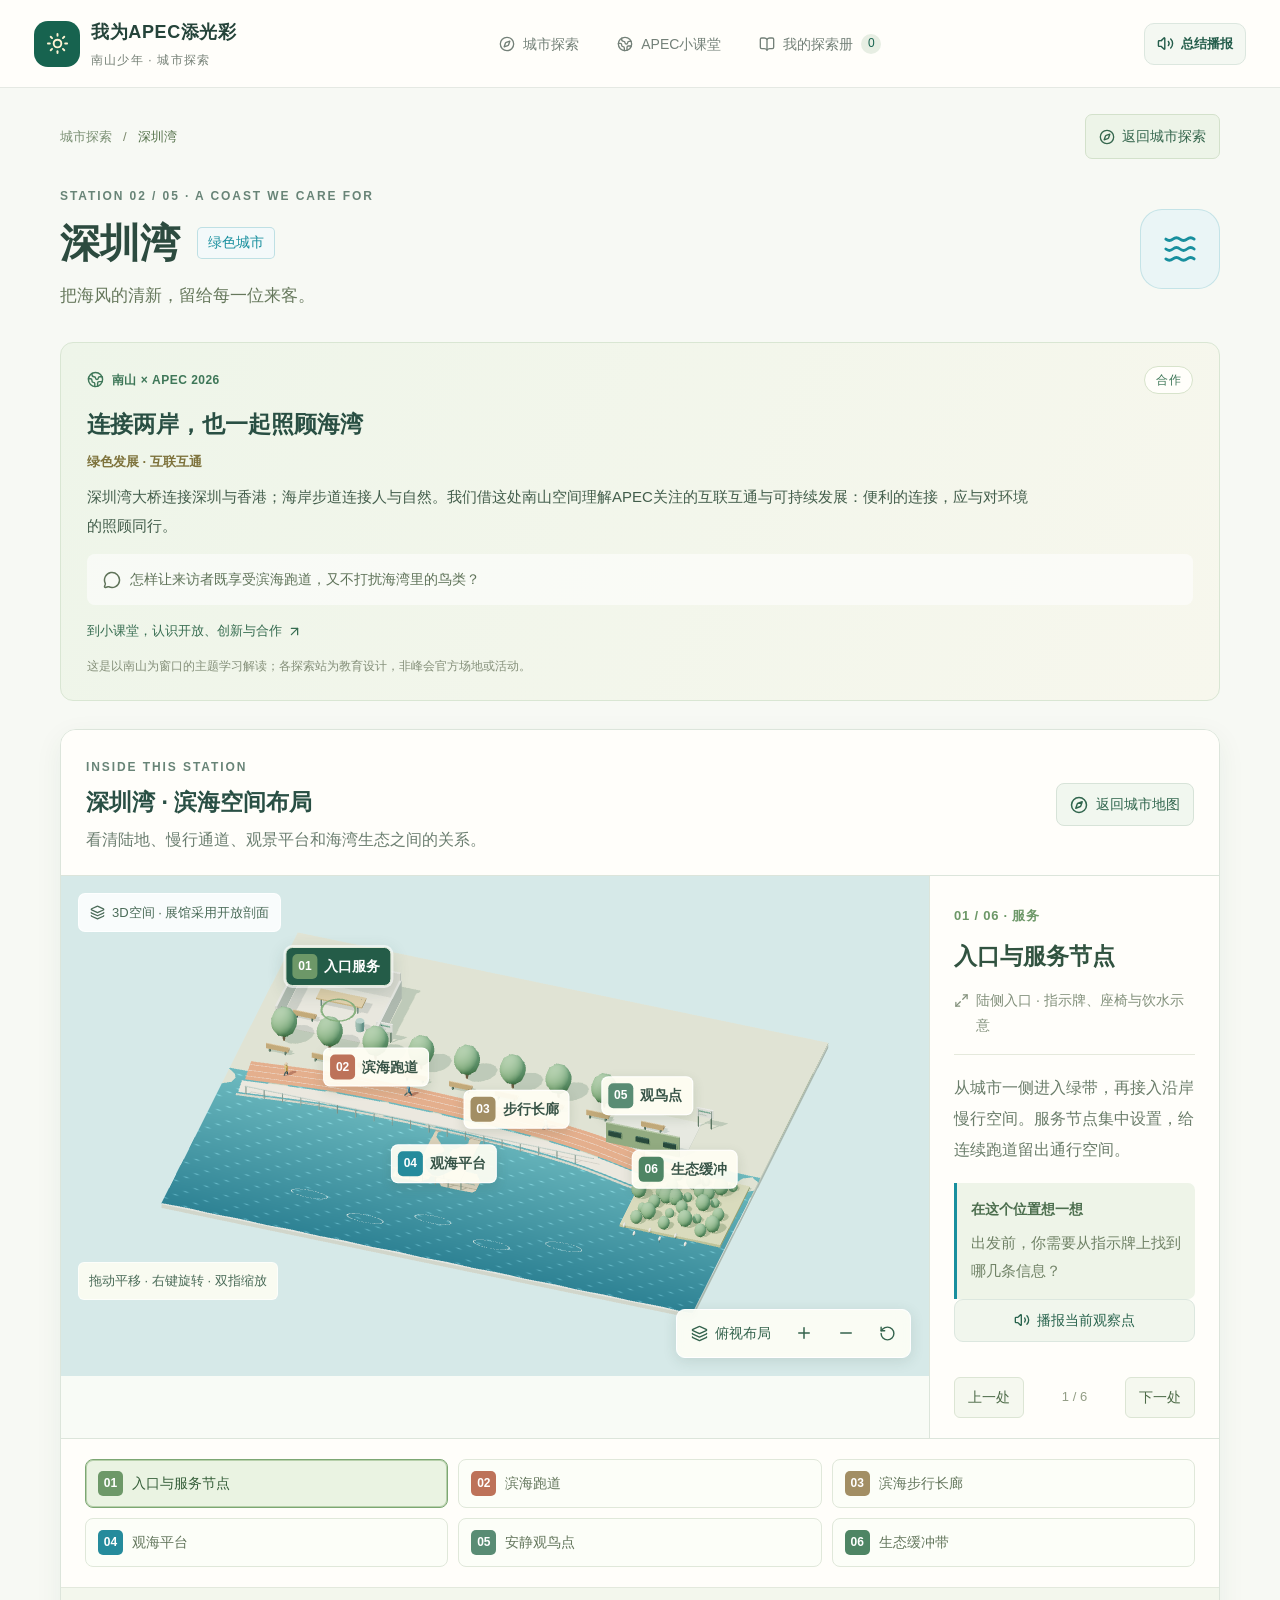
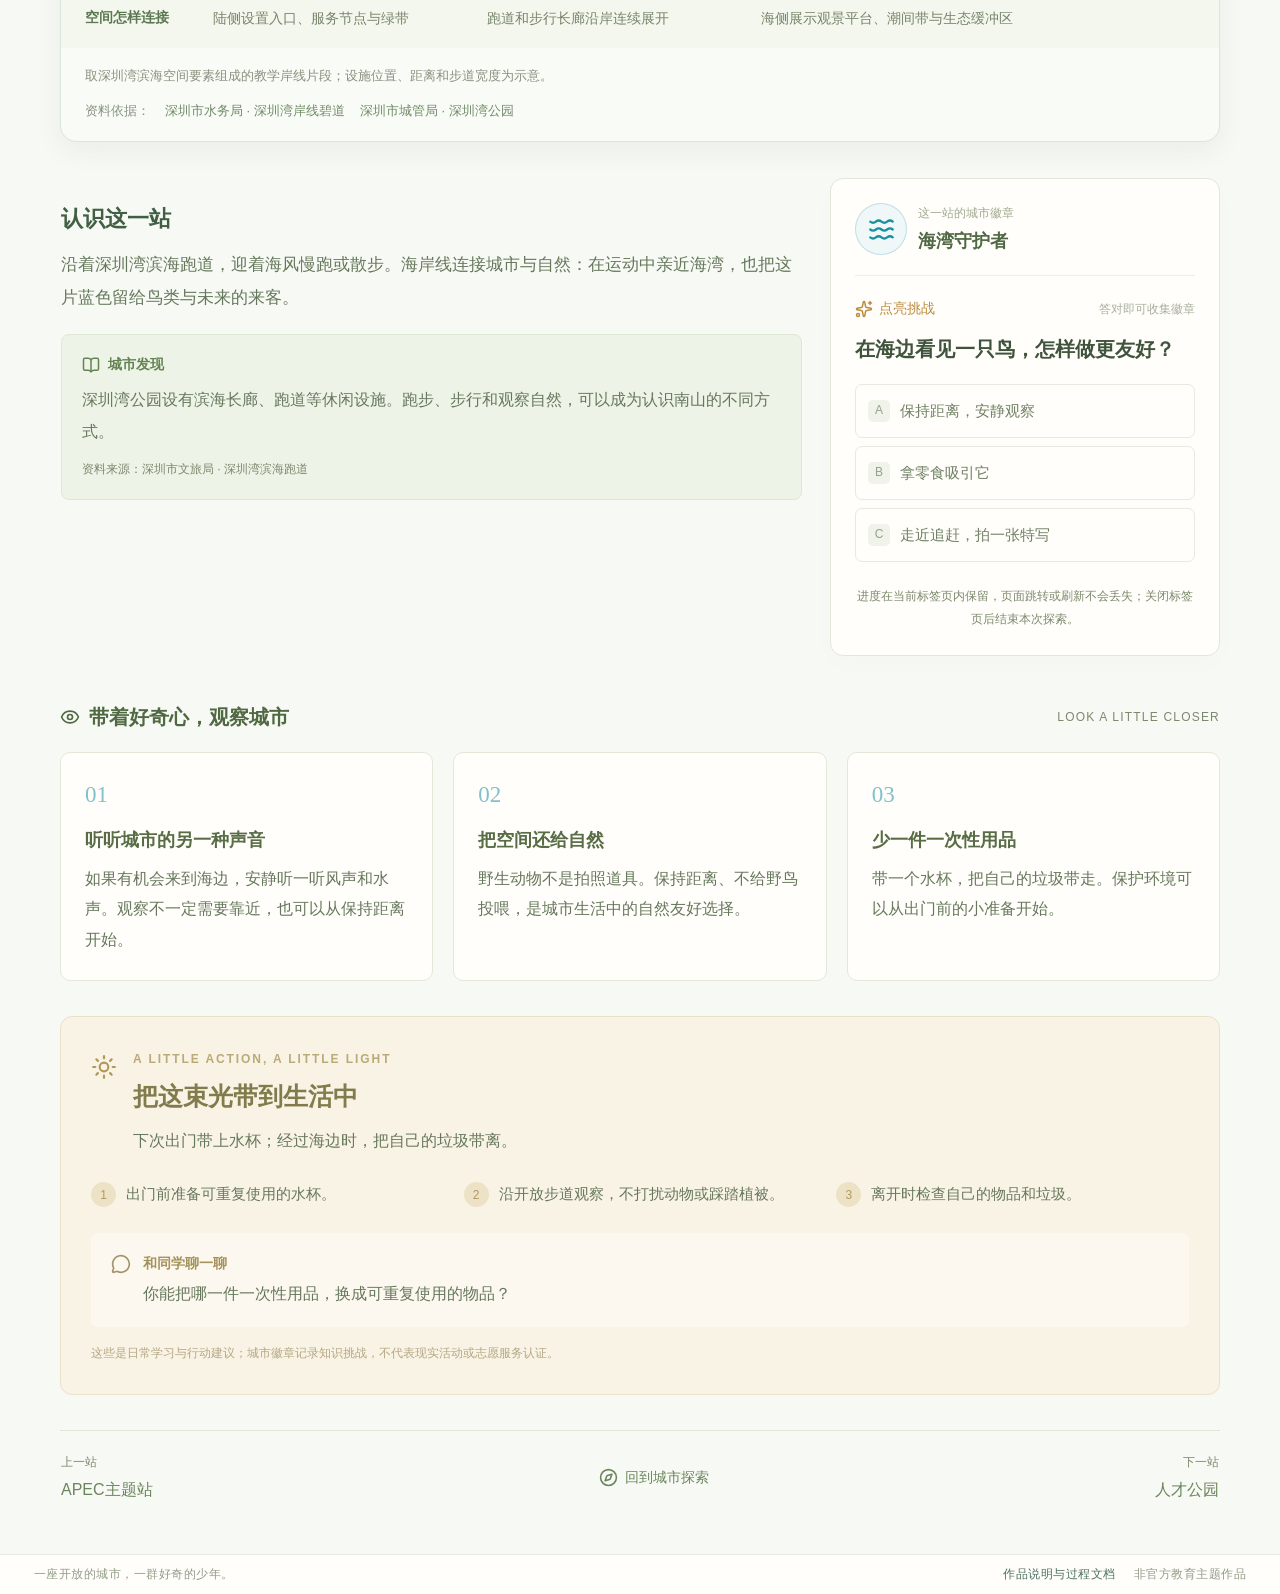
<file: explore/bay/index.html>
<!DOCTYPE html><html lang="zh-CN"><head><meta charSet="utf-8"/><meta name="viewport" content="width=device-width, initial-scale=1"/><link rel="stylesheet" href="/_next/static/css/index.Bz7C-g1S.css" data-rsc-css-href="/_next/static/css/index.Bz7C-g1S.css" data-precedence="vite-rsc/importer-resources"/><link rel="modulepreload" fetchPriority="low" href="/_next/static/chunks/index-CpzBbNXC.js"/><script src="/_next/static/chunks/rolldown-runtime-C60lm6uB.js" type="module" async=""></script><script src="/_next/static/chunks/framework-D_rUT4EX.js" type="module" async=""></script><script src="/_next/static/chunks/navigation-errors-By4dF-Cc.js" type="module" async=""></script><link rel="modulepreload" href="/_next/static/chunks/layout-segment-context-BgVM_bmv.js" crossorigin=""/><link rel="modulepreload" href="/_next/static/chunks/exploration-provider-DEX4lFxf.js" crossorigin=""/><link rel="modulepreload" href="/_next/static/chunks/page-narrator-CltaNtBj.js" crossorigin=""/><link rel="modulepreload" href="/_next/static/chunks/Icon-Bo9jbUr1.js" crossorigin=""/><link rel="modulepreload" href="/_next/static/chunks/station-page-pssiU_-j.js" crossorigin=""/><link rel="modulepreload" href="/_next/static/chunks/map-label-layout-DYdTjJoC.js" crossorigin=""/><link rel="modulepreload" href="/_next/static/chunks/site-chrome-37zh-2ZF.js" crossorigin=""/><link rel="modulepreload" href="/_next/static/chunks/apec-theme-BVxfUqP0.js" crossorigin=""/><link rel="modulepreload" href="/_next/static/chunks/waves-horizontal-CMj2hY6w.js" crossorigin=""/><link rel="modulepreload" href="/_next/static/chunks/sparkles-DWFIBnGf.js" crossorigin=""/><title>深圳湾 · 南山少年城市探索</title><meta name="description" content="把海风的清新，留给每一位来客。"/><link rel="shortcut icon" href="/favicon.svg"/><link rel="icon" href="/favicon.svg"/><script>Object.assign(((self[Symbol.for("vinext.navigationRuntime")]??={bootstrap:{routeManifest:null},functions:{}}).bootstrap.rsc??={rsc:[]}),{params:{"id":"bay"},nav:{"pathname":"/explore/bay","searchParams":[]}})</script><link rel="modulepreload" href="/_next/static/chunks/index-CpzBbNXC.js" />
</head><body class="antialiased"><div class="subpage station-subpage" style="--station-color:#188f9e"><header class="site-header"><a href="/" class="brand" aria-label="返回城市探索首页"><span class="brand-icon"><svg xmlns="http://www.w3.org/2000/svg" width="23" height="23" viewBox="0 0 24 24" fill="none" stroke="currentColor" stroke-width="2" stroke-linecap="round" stroke-linejoin="round" class="lucide lucide-sun" aria-hidden="true"><circle cx="12" cy="12" r="4"></circle><path d="M12 2v2"></path><path d="M12 20v2"></path><path d="m4.93 4.93 1.41 1.41"></path><path d="m17.66 17.66 1.41 1.41"></path><path d="M2 12h2"></path><path d="M20 12h2"></path><path d="m6.34 17.66-1.41 1.41"></path><path d="m19.07 4.93-1.41 1.41"></path></svg></span><span><strong>我为APEC添光彩</strong><small>南山少年 · 城市探索</small></span></a><nav aria-label="主导航"><a href="/" data-slot="button" data-variant="ghost" data-size="default" class="inline-flex shrink-0 items-center justify-center gap-2 rounded-md text-sm font-medium whitespace-nowrap transition-all outline-none focus-visible:border-ring focus-visible:ring-[3px] focus-visible:ring-ring/50 disabled:pointer-events-none disabled:opacity-50 aria-invalid:border-destructive aria-invalid:ring-destructive/20 dark:aria-invalid:ring-destructive/40 [&amp;_svg]:pointer-events-none [&amp;_svg]:shrink-0 [&amp;_svg:not([class*=&#x27;size-&#x27;])]:size-4 hover:bg-accent hover:text-accent-foreground dark:hover:bg-accent/50 h-9 px-4 py-2 has-[&gt;svg]:px-3 nav-link"><svg xmlns="http://www.w3.org/2000/svg" width="24" height="24" viewBox="0 0 24 24" fill="none" stroke="currentColor" stroke-width="2" stroke-linecap="round" stroke-linejoin="round" class="lucide lucide-compass" aria-hidden="true"><circle cx="12" cy="12" r="10"></circle><path d="m16.24 7.76-1.804 5.411a2 2 0 0 1-1.265 1.265L7.76 16.24l1.804-5.411a2 2 0 0 1 1.265-1.265z"></path></svg>城市探索</a><a href="/learn" data-slot="button" data-variant="ghost" data-size="default" class="inline-flex shrink-0 items-center justify-center gap-2 rounded-md text-sm font-medium whitespace-nowrap transition-all outline-none focus-visible:border-ring focus-visible:ring-[3px] focus-visible:ring-ring/50 disabled:pointer-events-none disabled:opacity-50 aria-invalid:border-destructive aria-invalid:ring-destructive/20 dark:aria-invalid:ring-destructive/40 [&amp;_svg]:pointer-events-none [&amp;_svg]:shrink-0 [&amp;_svg:not([class*=&#x27;size-&#x27;])]:size-4 hover:bg-accent hover:text-accent-foreground dark:hover:bg-accent/50 h-9 px-4 py-2 has-[&gt;svg]:px-3 nav-link"><svg xmlns="http://www.w3.org/2000/svg" width="24" height="24" viewBox="0 0 24 24" fill="none" stroke="currentColor" stroke-width="2" stroke-linecap="round" stroke-linejoin="round" class="lucide lucide-earth" aria-hidden="true"><path d="M21.54 15H17a2 2 0 0 0-2 2v4.54"></path><path d="M7 3.34V5a3 3 0 0 0 3 3a2 2 0 0 1 2 2c0 1.1.9 2 2 2a2 2 0 0 0 2-2c0-1.1.9-2 2-2h3.17"></path><path d="M11 21.95V18a2 2 0 0 0-2-2a2 2 0 0 1-2-2v-1a2 2 0 0 0-2-2H2.05"></path><circle cx="12" cy="12" r="10"></circle></svg>APEC小课堂</a><a href="/passport" data-slot="button" data-variant="ghost" data-size="default" class="inline-flex shrink-0 items-center justify-center gap-2 rounded-md text-sm font-medium whitespace-nowrap transition-all outline-none focus-visible:border-ring focus-visible:ring-[3px] focus-visible:ring-ring/50 disabled:pointer-events-none disabled:opacity-50 aria-invalid:border-destructive aria-invalid:ring-destructive/20 dark:aria-invalid:ring-destructive/40 [&amp;_svg]:pointer-events-none [&amp;_svg]:shrink-0 [&amp;_svg:not([class*=&#x27;size-&#x27;])]:size-4 hover:bg-accent hover:text-accent-foreground dark:hover:bg-accent/50 h-9 px-4 py-2 has-[&gt;svg]:px-3 nav-link"><svg xmlns="http://www.w3.org/2000/svg" width="24" height="24" viewBox="0 0 24 24" fill="none" stroke="currentColor" stroke-width="2" stroke-linecap="round" stroke-linejoin="round" class="lucide lucide-book-open" aria-hidden="true"><path d="M12 5v16"></path><path d="M20.001 19A2 2 0 0022 17V5a2 2 0 00-1.999-2L16 3.002A5 5 0 0012 5a5 5 0 00-4-2H4a2 2 0 00-2 2v12a2 2 0 001.999 2H8a5 5 0 014 2 5 5 0 014-2z"></path></svg>我的探索册<span class="nav-count">·</span></a></nav><button class="narration-trigger " aria-label="打开本页总结播报" type="button" aria-haspopup="dialog" aria-expanded="false" data-state="closed" data-slot="popover-trigger"><svg xmlns="http://www.w3.org/2000/svg" width="17" height="17" viewBox="0 0 24 24" fill="none" stroke="currentColor" stroke-width="2" stroke-linecap="round" stroke-linejoin="round" class="lucide lucide-volume2 lucide-volume-2" aria-hidden="true"><path d="M11 4.702a.705.705 0 0 0-1.203-.498L6.413 7.587A1.4 1.4 0 0 1 5.416 8H3a1 1 0 0 0-1 1v6a1 1 0 0 0 1 1h2.416a1.4 1.4 0 0 1 .997.413l3.383 3.384A.705.705 0 0 0 11 19.298z"></path><path d="M16 9a5 5 0 0 1 0 6"></path><path d="M19.364 18.364a9 9 0 0 0 0-12.728"></path></svg><span>总结播报</span></button></header><main class="subpage-main"><nav class="page-breadcrumb" aria-label="当前位置"><a href="/">城市探索</a><span>/</span><span aria-current="page">深圳湾</span><a href="/" class="breadcrumb-return"><svg xmlns="http://www.w3.org/2000/svg" width="16" height="16" viewBox="0 0 24 24" fill="none" stroke="currentColor" stroke-width="2" stroke-linecap="round" stroke-linejoin="round" class="lucide lucide-compass" aria-hidden="true"><circle cx="12" cy="12" r="10"></circle><path d="m16.24 7.76-1.804 5.411a2 2 0 0 1-1.265 1.265L7.76 16.24l1.804-5.411a2 2 0 0 1 1.265-1.265z"></path></svg>返回城市探索</a></nav><div class="station-heading"><div><p class="eyebrow">STATION <!-- -->02<!-- --> / 05 · <!-- -->A COAST WE CARE FOR</p><h1>深圳湾<span>绿色城市</span></h1><p>把海风的清新，留给每一位来客。</p></div><span class="station-heading-icon"><svg xmlns="http://www.w3.org/2000/svg" width="34" height="34" viewBox="0 0 24 24" fill="none" stroke="currentColor" stroke-width="2" stroke-linecap="round" stroke-linejoin="round" class="lucide lucide-waves-horizontal" aria-hidden="true"><path d="M2 12q2.5 2 5 0t5 0 5 0 5 0"></path><path d="M2 19q2.5 2 5 0t5 0 5 0 5 0"></path><path d="M2 5q2.5 2 5 0t5 0 5 0 5 0"></path></svg></span></div><section class="apec-connection " aria-label="这一站与APEC的连接"><div class="apec-connection-label"><svg xmlns="http://www.w3.org/2000/svg" width="17" height="17" viewBox="0 0 24 24" fill="none" stroke="currentColor" stroke-width="2" stroke-linecap="round" stroke-linejoin="round" class="lucide lucide-earth" aria-hidden="true"><path d="M21.54 15H17a2 2 0 0 0-2 2v4.54"></path><path d="M7 3.34V5a3 3 0 0 0 3 3a2 2 0 0 1 2 2c0 1.1.9 2 2 2a2 2 0 0 0 2-2c0-1.1.9-2 2-2h3.17"></path><path d="M11 21.95V18a2 2 0 0 0-2-2a2 2 0 0 1-2-2v-1a2 2 0 0 0-2-2H2.05"></path><circle cx="12" cy="12" r="10"></circle></svg><span>南山 × APEC 2026</span><small>合作</small></div><h2>连接两岸，也一起照顾海湾</h2><span class="apec-issue">绿色发展 · 互联互通</span><p>深圳湾大桥连接深圳与香港；海岸步道连接人与自然。我们借这处南山空间理解APEC关注的互联互通与可持续发展：便利的连接，应与对环境的照顾同行。</p><div class="apec-reflection"><svg xmlns="http://www.w3.org/2000/svg" width="18" height="18" viewBox="0 0 24 24" fill="none" stroke="currentColor" stroke-width="2" stroke-linecap="round" stroke-linejoin="round" class="lucide lucide-message-circle" aria-hidden="true"><path d="M2.992 16.342a2 2 0 0 1 .094 1.167l-1.065 3.29a1 1 0 0 0 1.236 1.168l3.413-.998a2 2 0 0 1 1.099.092 10 10 0 1 0-4.777-4.719"></path></svg><p>怎样让来访者既享受滨海跑道，又不打扰海湾里的鸟类？</p></div><a href="/learn">到小课堂，认识开放、创新与合作 <svg xmlns="http://www.w3.org/2000/svg" width="15" height="15" viewBox="0 0 24 24" fill="none" stroke="currentColor" stroke-width="2" stroke-linecap="round" stroke-linejoin="round" class="lucide lucide-arrow-up-right" aria-hidden="true"><path d="M7 7h10v10"></path><path d="M7 17 17 7"></path></svg></a><small class="apec-learning-note">这是以南山为窗口的主题学习解读；各探索站为教育设计，非峰会官方场地或活动。</small></section><section class="theme-map" aria-labelledby="theme-map-title"><div class="theme-map-heading"><div><span class="eyebrow">INSIDE THIS STATION</span><h2 id="theme-map-title">深圳湾 · 滨海空间布局</h2><p>看清陆地、慢行通道、观景平台和海湾生态之间的关系。</p></div><a href="/#bay"><svg xmlns="http://www.w3.org/2000/svg" width="18" height="18" viewBox="0 0 24 24" fill="none" stroke="currentColor" stroke-width="2" stroke-linecap="round" stroke-linejoin="round" class="lucide lucide-compass" aria-hidden="true"><circle cx="12" cy="12" r="10"></circle><path d="m16.24 7.76-1.804 5.411a2 2 0 0 1-1.265 1.265L7.76 16.24l1.804-5.411a2 2 0 0 1 1.265-1.265z"></path></svg>返回城市地图</a></div><div class="theme-map-grid"><div class="theme-map-stage "><div class="theme-map-canvas"><div class="theme-map-message" role="status"><span class="loading-orbit"></span><strong>正在展开主题内部空间</strong></div></div><div class="theme-map-badge"><svg xmlns="http://www.w3.org/2000/svg" width="15" height="15" viewBox="0 0 24 24" fill="none" stroke="currentColor" stroke-width="2" stroke-linecap="round" stroke-linejoin="round" class="lucide lucide-layers" aria-hidden="true"><path d="M12.83 2.18a2 2 0 0 0-1.66 0L2.6 6.08a1 1 0 0 0 0 1.83l8.58 3.91a2 2 0 0 0 1.66 0l8.58-3.9a1 1 0 0 0 0-1.83z"></path><path d="M2 12a1 1 0 0 0 .58.91l8.6 3.91a2 2 0 0 0 1.65 0l8.58-3.9A1 1 0 0 0 22 12"></path><path d="M2 17a1 1 0 0 0 .58.91l8.6 3.91a2 2 0 0 0 1.65 0l8.58-3.9A1 1 0 0 0 22 17"></path></svg>3D空间 · 展馆采用开放剖面</div><div class="theme-map-controls" aria-label="主题地图视角"><button type="button" aria-pressed="false"><svg xmlns="http://www.w3.org/2000/svg" width="17" height="17" viewBox="0 0 24 24" fill="none" stroke="currentColor" stroke-width="2" stroke-linecap="round" stroke-linejoin="round" class="lucide lucide-layers" aria-hidden="true"><path d="M12.83 2.18a2 2 0 0 0-1.66 0L2.6 6.08a1 1 0 0 0 0 1.83l8.58 3.91a2 2 0 0 0 1.66 0l8.58-3.9a1 1 0 0 0 0-1.83z"></path><path d="M2 12a1 1 0 0 0 .58.91l8.6 3.91a2 2 0 0 0 1.65 0l8.58-3.9A1 1 0 0 0 22 12"></path><path d="M2 17a1 1 0 0 0 .58.91l8.6 3.91a2 2 0 0 0 1.65 0l8.58-3.9A1 1 0 0 0 22 17"></path></svg>俯视布局</button><button type="button" aria-label="放大主题地图"><svg xmlns="http://www.w3.org/2000/svg" width="18" height="18" viewBox="0 0 24 24" fill="none" stroke="currentColor" stroke-width="2" stroke-linecap="round" stroke-linejoin="round" class="lucide lucide-plus" aria-hidden="true"><path d="M5 12h14"></path><path d="M12 5v14"></path></svg></button><button type="button" aria-label="缩小主题地图"><svg xmlns="http://www.w3.org/2000/svg" width="18" height="18" viewBox="0 0 24 24" fill="none" stroke="currentColor" stroke-width="2" stroke-linecap="round" stroke-linejoin="round" class="lucide lucide-minus" aria-hidden="true"><path d="M5 12h14"></path></svg></button><button type="button" aria-label="复位到本主题完整布局"><svg xmlns="http://www.w3.org/2000/svg" width="17" height="17" viewBox="0 0 24 24" fill="none" stroke="currentColor" stroke-width="2" stroke-linecap="round" stroke-linejoin="round" class="lucide lucide-rotate-ccw" aria-hidden="true"><path d="M3 12a9 9 0 1 0 9-9 9.75 9.75 0 0 0-6.74 2.74L3 8"></path><path d="M3 3v5h5"></path></svg></button></div><span class="theme-map-hint">拖动平移 · 右键旋转 · 双指缩放</span></div><aside class="theme-map-inspector" aria-label="当前空间介绍"><div class="theme-point-detail" aria-live="polite"><span class="theme-point-category" style="color:#6d9868">01<!-- --> / 06 · <!-- -->服务</span><h3>入口与服务节点</h3><p class="theme-point-space"><svg xmlns="http://www.w3.org/2000/svg" width="15" height="15" viewBox="0 0 24 24" fill="none" stroke="currentColor" stroke-width="2" stroke-linecap="round" stroke-linejoin="round" class="lucide lucide-maximize2 lucide-maximize-2" aria-hidden="true"><path d="M15 3h6v6"></path><path d="m21 3-7 7"></path><path d="m3 21 7-7"></path><path d="M9 21H3v-6"></path></svg>陆侧入口 · 指示牌、座椅与饮水示意</p><p>从城市一侧进入绿带，再接入沿岸慢行空间。服务节点集中设置，给连续跑道留出通行空间。</p><div class="theme-point-observe"><strong data-narrate="true">在这个位置想一想</strong><p>出发前，你需要从指示牌上找到哪几条信息？</p></div></div><div class="theme-point-navigation"><button type="button" aria-label="查看上一个空间">上一处</button><span>1<!-- --> / 6</span><button type="button" aria-label="查看下一个空间">下一处</button></div></aside></div><nav class="theme-point-list" aria-label="六个内部空间"><button type="button" class="active" aria-pressed="true" style="--point-color:#6d9868"><b>01</b><span>入口与服务节点</span></button><button type="button" class="" aria-pressed="false" style="--point-color:#bd7259"><b>02</b><span>滨海跑道</span></button><button type="button" class="" aria-pressed="false" style="--point-color:#a28e64"><b>03</b><span>滨海步行长廊</span></button><button type="button" class="" aria-pressed="false" style="--point-color:#258b9c"><b>04</b><span>观海平台</span></button><button type="button" class="" aria-pressed="false" style="--point-color:#598c74"><b>05</b><span>安静观鸟点</span></button><button type="button" class="" aria-pressed="false" style="--point-color:#4e8564"><b>06</b><span>生态缓冲带</span></button></nav><div class="theme-layout-guide"><strong>空间怎样连接</strong><ol><li>陆侧设置入口、服务节点与绿带</li><li>跑道和步行长廊沿岸连续展开</li><li>海侧展示观景平台、潮间带与生态缓冲区</li></ol></div><p class="theme-layout-note">取深圳湾滨海空间要素组成的教学岸线片段；设施位置、距离和步道宽度为示意。</p><div class="theme-layout-sources">资料依据：<a href="https://swj.sz.gov.cn/ztzl/swhjs/bdfc/content/post_11740818.html" target="_blank" rel="noreferrer">深圳市水务局 · 深圳湾岸线碧道</a><a href="https://cgj.sz.gov.cn/xsmh/gysz/twf/zpq/content/post_10841192.html" target="_blank" rel="noreferrer">深圳市城管局 · 深圳湾公园</a></div></section><div class="station-main-grid"><div class="station-story-column"><div class="station-story"><h2>认识这一站</h2><p>沿着深圳湾滨海跑道，迎着海风慢跑或散步。海岸线连接城市与自然：在运动中亲近海湾，也把这片蓝色留给鸟类与未来的来客。</p><div class="station-fact"><span><svg xmlns="http://www.w3.org/2000/svg" width="18" height="18" viewBox="0 0 24 24" fill="none" stroke="currentColor" stroke-width="2" stroke-linecap="round" stroke-linejoin="round" class="lucide lucide-book-open" aria-hidden="true"><path d="M12 5v16"></path><path d="M20.001 19A2 2 0 0022 17V5a2 2 0 00-1.999-2L16 3.002A5 5 0 0012 5a5 5 0 00-4-2H4a2 2 0 00-2 2v12a2 2 0 001.999 2H8a5 5 0 014 2 5 5 0 014-2z"></path></svg>城市发现</span><p>深圳湾公园设有滨海长廊、跑道等休闲设施。跑步、步行和观察自然，可以成为认识南山的不同方式。</p><a href="https://wtl.sz.gov.cn/xxgk/qt/lypc/content/post_12153829.html" target="_blank" rel="noreferrer">资料来源：<!-- -->深圳市文旅局 · 深圳湾滨海跑道</a></div></div></div><aside class="station-challenge-panel"><div class="station-badge-preview"><span><svg xmlns="http://www.w3.org/2000/svg" width="27" height="27" viewBox="0 0 24 24" fill="none" stroke="currentColor" stroke-width="2" stroke-linecap="round" stroke-linejoin="round" class="lucide lucide-waves-horizontal" aria-hidden="true"><path d="M2 12q2.5 2 5 0t5 0 5 0 5 0"></path><path d="M2 19q2.5 2 5 0t5 0 5 0 5 0"></path><path d="M2 5q2.5 2 5 0t5 0 5 0 5 0"></path></svg></span><div><small>这一站的城市徽章</small><strong>海湾守护者</strong></div></div><section class="challenge full-challenge" aria-labelledby="challenge-bay"><div class="challenge-label"><svg xmlns="http://www.w3.org/2000/svg" width="18" height="18" viewBox="0 0 24 24" fill="none" stroke="currentColor" stroke-width="2" stroke-linecap="round" stroke-linejoin="round" class="lucide lucide-sparkles" aria-hidden="true"><path d="M11.017 2.814a1 1 0 0 1 1.966 0l1.051 5.558a2 2 0 0 0 1.594 1.594l5.558 1.051a1 1 0 0 1 0 1.966l-5.558 1.051a2 2 0 0 0-1.594 1.594l-1.051 5.558a1 1 0 0 1-1.966 0l-1.051-5.558a2 2 0 0 0-1.594-1.594l-5.558-1.051a1 1 0 0 1 0-1.966l5.558-1.051a2 2 0 0 0 1.594-1.594z"></path><path d="M20 2v4"></path><path d="M22 4h-4"></path><circle cx="4" cy="20" r="2"></circle></svg><span>点亮挑战</span><small>答对即可收集徽章</small></div><h4 id="challenge-bay">在海边看见一只鸟，怎样做更友好？</h4><div class="answers"><button data-narrate="选项A。保持距离，安静观察" class="answer " disabled="" aria-pressed="false"><span class="answer-letter">A</span><span>保持距离，安静观察</span></button><button data-narrate="选项B。拿零食吸引它" class="answer " disabled="" aria-pressed="false"><span class="answer-letter">B</span><span>拿零食吸引它</span></button><button data-narrate="选项C。走近追赶，拍一张特写" class="answer " disabled="" aria-pressed="false"><span class="answer-letter">C</span><span>走近追赶，拍一张特写</span></button></div><div aria-live="polite" aria-atomic="true"></div></section><p class="session-note">进度在当前标签页内保留，页面跳转或刷新不会丢失；关闭标签页后结束本次探索。</p></aside></div><section class="observation-section"><div class="section-title"><span><svg xmlns="http://www.w3.org/2000/svg" width="20" height="20" viewBox="0 0 24 24" fill="none" stroke="currentColor" stroke-width="2" stroke-linecap="round" stroke-linejoin="round" class="lucide lucide-eye" aria-hidden="true"><path d="M2.062 12.348a1 1 0 0 1 0-.696 10.75 10.75 0 0 1 19.876 0 1 1 0 0 1 0 .696 10.75 10.75 0 0 1-19.876 0"></path><circle cx="12" cy="12" r="3"></circle></svg>带着好奇心，观察城市</span><small>LOOK A LITTLE CLOSER</small></div><div class="observation-grid"><article class="observation-card"><span>01</span><h3>听听城市的另一种声音</h3><p>如果有机会来到海边，安静听一听风声和水声。观察不一定需要靠近，也可以从保持距离开始。</p></article><article class="observation-card"><span>02</span><h3>把空间还给自然</h3><p>野生动物不是拍照道具。保持距离、不给野鸟投喂，是城市生活中的自然友好选择。</p></article><article class="observation-card"><span>03</span><h3>少一件一次性用品</h3><p>带一个水杯，把自己的垃圾带走。保护环境可以从出门前的小准备开始。</p></article></div></section><section class="station-action-section"><div class="action-heading"><svg xmlns="http://www.w3.org/2000/svg" width="26" height="26" viewBox="0 0 24 24" fill="none" stroke="currentColor" stroke-width="2" stroke-linecap="round" stroke-linejoin="round" class="lucide lucide-sun" aria-hidden="true"><circle cx="12" cy="12" r="4"></circle><path d="M12 2v2"></path><path d="M12 20v2"></path><path d="m4.93 4.93 1.41 1.41"></path><path d="m17.66 17.66 1.41 1.41"></path><path d="M2 12h2"></path><path d="M20 12h2"></path><path d="m6.34 17.66-1.41 1.41"></path><path d="m19.07 4.93-1.41 1.41"></path></svg><div><span class="eyebrow">A LITTLE ACTION, A LITTLE LIGHT</span><h2>把这束光带到生活中</h2><p>下次出门带上水杯；经过海边时，把自己的垃圾带离。</p></div></div><ol class="action-steps"><li><span>1</span>出门前准备可重复使用的水杯。</li><li><span>2</span>沿开放步道观察，不打扰动物或踩踏植被。</li><li><span>3</span>离开时检查自己的物品和垃圾。</li></ol><div class="reflection-question"><svg xmlns="http://www.w3.org/2000/svg" width="20" height="20" viewBox="0 0 24 24" fill="none" stroke="currentColor" stroke-width="2" stroke-linecap="round" stroke-linejoin="round" class="lucide lucide-message-circle" aria-hidden="true"><path d="M2.992 16.342a2 2 0 0 1 .094 1.167l-1.065 3.29a1 1 0 0 0 1.236 1.168l3.413-.998a2 2 0 0 1 1.099.092 10 10 0 1 0-4.777-4.719"></path></svg><div><strong>和同学聊一聊</strong><p>你能把哪一件一次性用品，换成可重复使用的物品？</p></div></div><p class="action-disclaimer">这些是日常学习与行动建议；城市徽章记录知识挑战，不代表现实活动或志愿服务认证。</p></section><nav class="station-pagination" aria-label="其他探索站"><a href="/explore/apec"><small>上一站</small><strong>APEC主题站</strong></a><a href="/"><svg xmlns="http://www.w3.org/2000/svg" width="19" height="19" viewBox="0 0 24 24" fill="none" stroke="currentColor" stroke-width="2" stroke-linecap="round" stroke-linejoin="round" class="lucide lucide-compass" aria-hidden="true"><circle cx="12" cy="12" r="10"></circle><path d="m16.24 7.76-1.804 5.411a2 2 0 0 1-1.265 1.265L7.76 16.24l1.804-5.411a2 2 0 0 1 1.265-1.265z"></path></svg>回到城市探索</a><a href="/explore/park"><small>下一站</small><strong>人才公园</strong></a></nav></main><footer class="site-footer"><span>一座开放的城市，一群好奇的少年。</span><span class="footer-meta"><a href="/project">作品说明与过程文档</a><span>非官方教育主题作品</span></span></footer></div><script type="module" src="/_next/static/chunks/index-CpzBbNXC.js" id="_R_" async=""></script><script>((self[Symbol.for("vinext.navigationRuntime")]??={bootstrap:{routeManifest:null},functions:{}}).bootstrap.rsc??={rsc:[]}).rsc.push("0:{\"page:/explore/bay\":\"$L1\",\"layout:/\":\"$L2\",\"route:/explore/bay\":\"$L3\",\"__route\":\"route:/explore/bay\",\"__interceptionContext\":null,\"__layoutIds\":[\"layout:/\"],\"__rootLayout\":\"/\",\"__bfcacheSegmentIdentities\":{\"layout:/\":\"[\\\"layout\\\",\\\"layout:/\\\",\\\"root-boundary:/\\\",\\\"\\\"]\",\"page:/explore/bay\":\"[\\\"page\\\",\\\"page:/explore/:id\\\",\\\"root-boundary:/\\\",\\\"[\\\\\\\"explore\\\\\\\",\\\\\\\"id|bay|d\\\\\\\"]\\\"]\"},\"__srcPage\":[\"explore\",\"[id]\",\"page\"],\"__layoutFlags\":{\"layout:/\":\"s\"},\"__artifactCompatibility\":{\"schemaVersion\":1,\"graphVersion\":\"app-route-graph:3d9bf68cd4c9eb64\",\"deploymentVersion\":\"8f64ddc8-65ee-44f9-819e-b31171dc12a7\",\"appElementsSchemaVersion\":1,\"rscPayloadSchemaVersion\":1,\"rootBoundaryId\":\"/\",\"renderEpoch\":null}}\n")</script><script>((self[Symbol.for("vinext.navigationRuntime")]??={bootstrap:{routeManifest:null},functions:{}}).bootstrap.rsc??={rsc:[]}).rsc.push("4:I[\"77cdc32a328c\",[],\"ExplorationProvider\",1]\n")</script><script>((self[Symbol.for("vinext.navigationRuntime")]??={bootstrap:{routeManifest:null},functions:{}}).bootstrap.rsc??={rsc:[]}).rsc.push("5:I[\"d3b11a10b282\",[],\"NarrationProvider\",1]\n")</script><script>((self[Symbol.for("vinext.navigationRuntime")]??={bootstrap:{routeManifest:null},functions:{}}).bootstrap.rsc??={rsc:[]}).rsc.push("6:I[\"48202614ed41\",[],\"Children\",1]\n")</script><script>((self[Symbol.for("vinext.navigationRuntime")]??={bootstrap:{routeManifest:null},functions:{}}).bootstrap.rsc??={rsc:[]}).rsc.push("7:I[\"60c6f8efdea4\",[],\"GlobalErrorBoundary\",1]\n")</script><script>((self[Symbol.for("vinext.navigationRuntime")]??={bootstrap:{routeManifest:null},functions:{}}).bootstrap.rsc??={rsc:[]}).rsc.push("8:I[\"f9fc34ff1679\",[],\"default\",1]\n")</script><script>((self[Symbol.for("vinext.navigationRuntime")]??={bootstrap:{routeManifest:null},functions:{}}).bootstrap.rsc??={rsc:[]}).rsc.push("9:I[\"60c6f8efdea4\",[],\"ErrorBoundary\",1]\n")</script><script>((self[Symbol.for("vinext.navigationRuntime")]??={bootstrap:{routeManifest:null},functions:{}}).bootstrap.rsc??={rsc:[]}).rsc.push("a:I[\"641eb65a0981\",[],\"LayoutSegmentProvider\",1]\n")</script><script>((self[Symbol.for("vinext.navigationRuntime")]??={bootstrap:{routeManifest:null},functions:{}}).bootstrap.rsc??={rsc:[]}).rsc.push("b:I[\"48202614ed41\",[],\"Slot\",1]\n")</script><script>((self[Symbol.for("vinext.navigationRuntime")]??={bootstrap:{routeManifest:null},functions:{}}).bootstrap.rsc??={rsc:[]}).rsc.push("c:I[\"60c6f8efdea4\",[],\"NotFoundBoundary\",1]\n")</script><script>((self[Symbol.for("vinext.navigationRuntime")]??={bootstrap:{routeManifest:null},functions:{}}).bootstrap.rsc??={rsc:[]}).rsc.push("d:I[\"4715d14f82e4\",[],\"SiteHeader\",1]\n")</script><script>((self[Symbol.for("vinext.navigationRuntime")]??={bootstrap:{routeManifest:null},functions:{}}).bootstrap.rsc??={rsc:[]}).rsc.push("e:I[\"066132fd2803\",[],\"default\",1]\n")</script><script>((self[Symbol.for("vinext.navigationRuntime")]??={bootstrap:{routeManifest:null},functions:{}}).bootstrap.rsc??={rsc:[]}).rsc.push("f:I[\"4715d14f82e4\",[],\"SiteFooter\",1]\n")</script><script>((self[Symbol.for("vinext.navigationRuntime")]??={bootstrap:{routeManifest:null},functions:{}}).bootstrap.rsc??={rsc:[]}).rsc.push("10:I[\"63c9a7ce9801\",[],\"AppRouterScrollTarget\",1]\n")</script><script>((self[Symbol.for("vinext.navigationRuntime")]??={bootstrap:{routeManifest:null},functions:{}}).bootstrap.rsc??={rsc:[]}).rsc.push("11:I[\"60c6f8efdea4\",[],\"RedirectBoundary\",1]\n")</script><script>((self[Symbol.for("vinext.navigationRuntime")]??={bootstrap:{routeManifest:null},functions:{}}).bootstrap.rsc??={rsc:[]}).rsc.push(":HL[\"/_next/static/css/index.Bz7C-g1S.css\",\"style\"     ]\n")</script><script>((self[Symbol.for("vinext.navigationRuntime")]??={bootstrap:{routeManifest:null},functions:{}}).bootstrap.rsc??={rsc:[]}).rsc.push("2:[[[\"$\",\"link\",\"css:/_next/static/css/index.Bz7C-g1S.css\",{\"rel\":\"stylesheet\",\"precedence\":\"vite-rsc/importer-resources\",\"href\":\"/_next/static/css/index.Bz7C-g1S.css\",\"data-rsc-css-href\":\"/_next/static/css/index.Bz7C-g1S.css\"}],\"$undefined\"],[\"$\",\"html\",null,{\"lang\":\"zh-CN\",\"children\":[\"$\",\"body\",null,{\"className\":\"antialiased\",\"children\":[\"$\",\"$L4\",null,{\"children\":[\"$\",\"$L5\",null,{\"children\":[\"$\",\"$L6\",null,{}]}]}]}]}]]\n")</script><script>((self[Symbol.for("vinext.navigationRuntime")]??={bootstrap:{routeManifest:null},functions:{}}).bootstrap.rsc??={rsc:[]}).rsc.push("3:[[[\"$\",\"meta\",null,{\"charSet\":\"utf-8\"}],[[\"$\",\"title\",\"0\",{\"children\":\"深圳湾 · 南山少年城市探索\"}],[\"$\",\"meta\",\"1\",{\"name\":\"description\",\"content\":\"把海风的清新，留给每一位来客。\"}],[\"$\",\"link\",\"2\",{\"data-vinext-streamed-icon\":\"$undefined\",\"rel\":\"shortcut icon\",\"href\":\"/favicon.svg\",\"type\":\"$undefined\",\"sizes\":\"$undefined\",\"color\":\"$undefined\",\"media\":\"$undefined\",\"fetchPriority\":\"$undefined\"}],[\"$\",\"link\",\"3\",{\"data-vinext-streamed-icon\":\"$undefined\",\"rel\":\"icon\",\"href\":\"/favicon.svg\",\"type\":\"$undefined\",\"sizes\":\"$undefined\",\"color\":\"$undefined\",\"media\":\"$undefined\",\"fetchPriority\":\"$undefined\"}]],[[\"$\",\"meta\",\"0\",{\"name\":\"viewport\",\"content\":\"width=device-width, initial-scale=1\"}]]],[\"$\",\"$L7\",null,{\"fallback\":\"$8\",\"children\":[\"$\",\"$L9\",null,{\"fallback\":\"$8\",\"children\":[\"$\",\"$La\",null,{\"providerId\":\"layout:/\",\"segmentMap\":{\"children\":[\"explore\",\"bay\"]},\"children\":[\"$\",\"$Lb\",null,{\"id\":\"layout:/\",\"parallelSlots\":\"$undefined\",\"children\":[\"$\",\"$Lc\",null,{\"resetKey\":\"explore\",\"fallback\":[\"$\",\"div\",null,{\"className\":\"subpage\",\"children\":[[\"$\",\"$Ld\",null,{}],[\"$\",\"main\",null,{\"className\":\"not-found-page\",\"children\":[[\"$\",\"$Le\",null,{\"ref\":\"$undefined\",\"iconNode\":[[\"circle\",{\"cx\":\"12\",\"cy\":\"12\",\"r\":\"10\",\"key\":\"1mglay\"}],[\"path\",{\"d\":\"m16.24 7.76-1.804 5.411a2 2 0 0 1-1.265 1.265L7.76 16.24l1.804-5.411a2 2 0 0 1 1.265-1.265z\",\"key\":\"9ktpf1\"}]],\"className\":\"lucide-compass\",\"size\":48}],[\"$\",\"span\",null,{\"className\":\"eyebrow\",\"children\":\"LET'S FIND OUR WAY\"}],[\"$\",\"h1\",null,{\"children\":\"这一站暂时没有找到。\"}],[\"$\",\"p\",null,{\"children\":\"回到城市地图，五个探索站都在那里等你。\"}],[\"$\",\"a\",null,{\"href\":\"/\",\"children\":\"回到城市探索\",\"data-slot\":\"button\",\"data-variant\":\"default\",\"data-size\":\"default\",\"className\":\"inline-flex shrink-0 items-center justify-center gap-2 rounded-md text-sm font-medium whitespace-nowrap transition-all outline-none focus-visible:border-ring focus-visible:ring-[3px] focus-visible:ring-ring/50 disabled:pointer-events-none disabled:opacity-50 aria-invalid:border-destructive aria-invalid:ring-destructive/20 dark:aria-invalid:ring-destructive/40 [\u0026_svg]:pointer-events-none [\u0026_svg]:shrink-0 [\u0026_svg:not([class*='size-'])]:size-4 bg-primary text-primary-foreground hover:bg-primary/90 h-9 px-4 py-2 has-[\u003esvg]:px-3 primary-button\",\"ref\":null}]]}],[\"$\",\"$Lf\",null,{}]]}],\"children\":[\"$\",\"$Lc\",null,{\"resetKey\":\"[\\\"explore\\\",\\\"id|bay|d\\\"]\",\"fallback\":[\"$\",\"div\",null,{\"className\":\"subpage\",\"children\":[[\"$\",\"$Ld\",null,{}],[\"$\",\"main\",null,{\"className\":\"not-found-page\",\"children\":[[\"$\",\"$Le\",null,{\"ref\":\"$undefined\",\"iconNode\":\"$3:1:props:children:props:children:props:children:props:children:props:fallback:props:children:1:props:children:0:props:iconNode\",\"className\":\"lucide-compass\",\"size\":48}],[\"$\",\"span\",null,{\"className\":\"eyebrow\",\"children\":\"LET'S FIND OUR WAY\"}],[\"$\",\"h1\",null,{\"children\":\"这一站暂时没有找到。\"}],[\"$\",\"p\",null,{\"children\":\"回到城市地图，五个探索站都在那里等你。\"}],[\"$\",\"a\",null,{\"href\":\"/\",\"children\":\"回到城市探索\",\"data-slot\":\"button\",\"data-variant\":\"default\",\"data-size\":\"default\",\"className\":\"inline-flex shrink-0 items-center justify-center gap-2 rounded-md text-sm font-medium whitespace-nowrap transition-all outline-none focus-visible:border-ring focus-visible:ring-[3px] focus-visible:ring-ring/50 disabled:pointer-events-none disabled:opacity-50 aria-invalid:border-destructive aria-invalid:ring-destructive/20 dark:aria-invalid:ring-destructive/40 [\u0026_svg]:pointer-events-none [\u0026_svg]:shrink-0 [\u0026_svg:not([class*='size-'])]:size-4 bg-primary text-primary-foreground hover:bg-primary/90 h-9 px-4 py-2 has-[\u003esvg]:px-3 primary-button\",\"ref\":null}]]}],[\"$\",\"$Lf\",null,{}]]}],\"children\":[\"$\",\"$L10\",null,{\"children\":[\"$\",\"$L11\",null,{\"children\":[[\"$\",\"$La\",null,{\"providerId\":\"page:/explore/bay\",\"segmentMap\":{\"children\":[\"__PAGE__\"]},\"children\":[\"$\",\"$Lb\",null,{\"id\":\"page:/explore/bay\"}]}],null]}]}]}]}]}]}]}]}],null,null]\n")</script><script>((self[Symbol.for("vinext.navigationRuntime")]??={bootstrap:{routeManifest:null},functions:{}}).bootstrap.rsc??={rsc:[]}).rsc.push("12:I[\"4405b8985df8\",[],\"default\",1]\n")</script><script>((self[Symbol.for("vinext.navigationRuntime")]??={bootstrap:{routeManifest:null},functions:{}}).bootstrap.rsc??={rsc:[]}).rsc.push("1:[\"$\",\"$L12\",null,{\"id\":\"bay\"}]\n")</script><script>Object.assign(((self[Symbol.for("vinext.navigationRuntime")]??={bootstrap:{routeManifest:null},functions:{}}).bootstrap.rsc??={rsc:[]}),{"initialCacheKind":"static"});((self[Symbol.for("vinext.navigationRuntime")]??={bootstrap:{routeManifest:null},functions:{}}).bootstrap.rsc??={rsc:[]}).done=true</script></body></html>
</file>
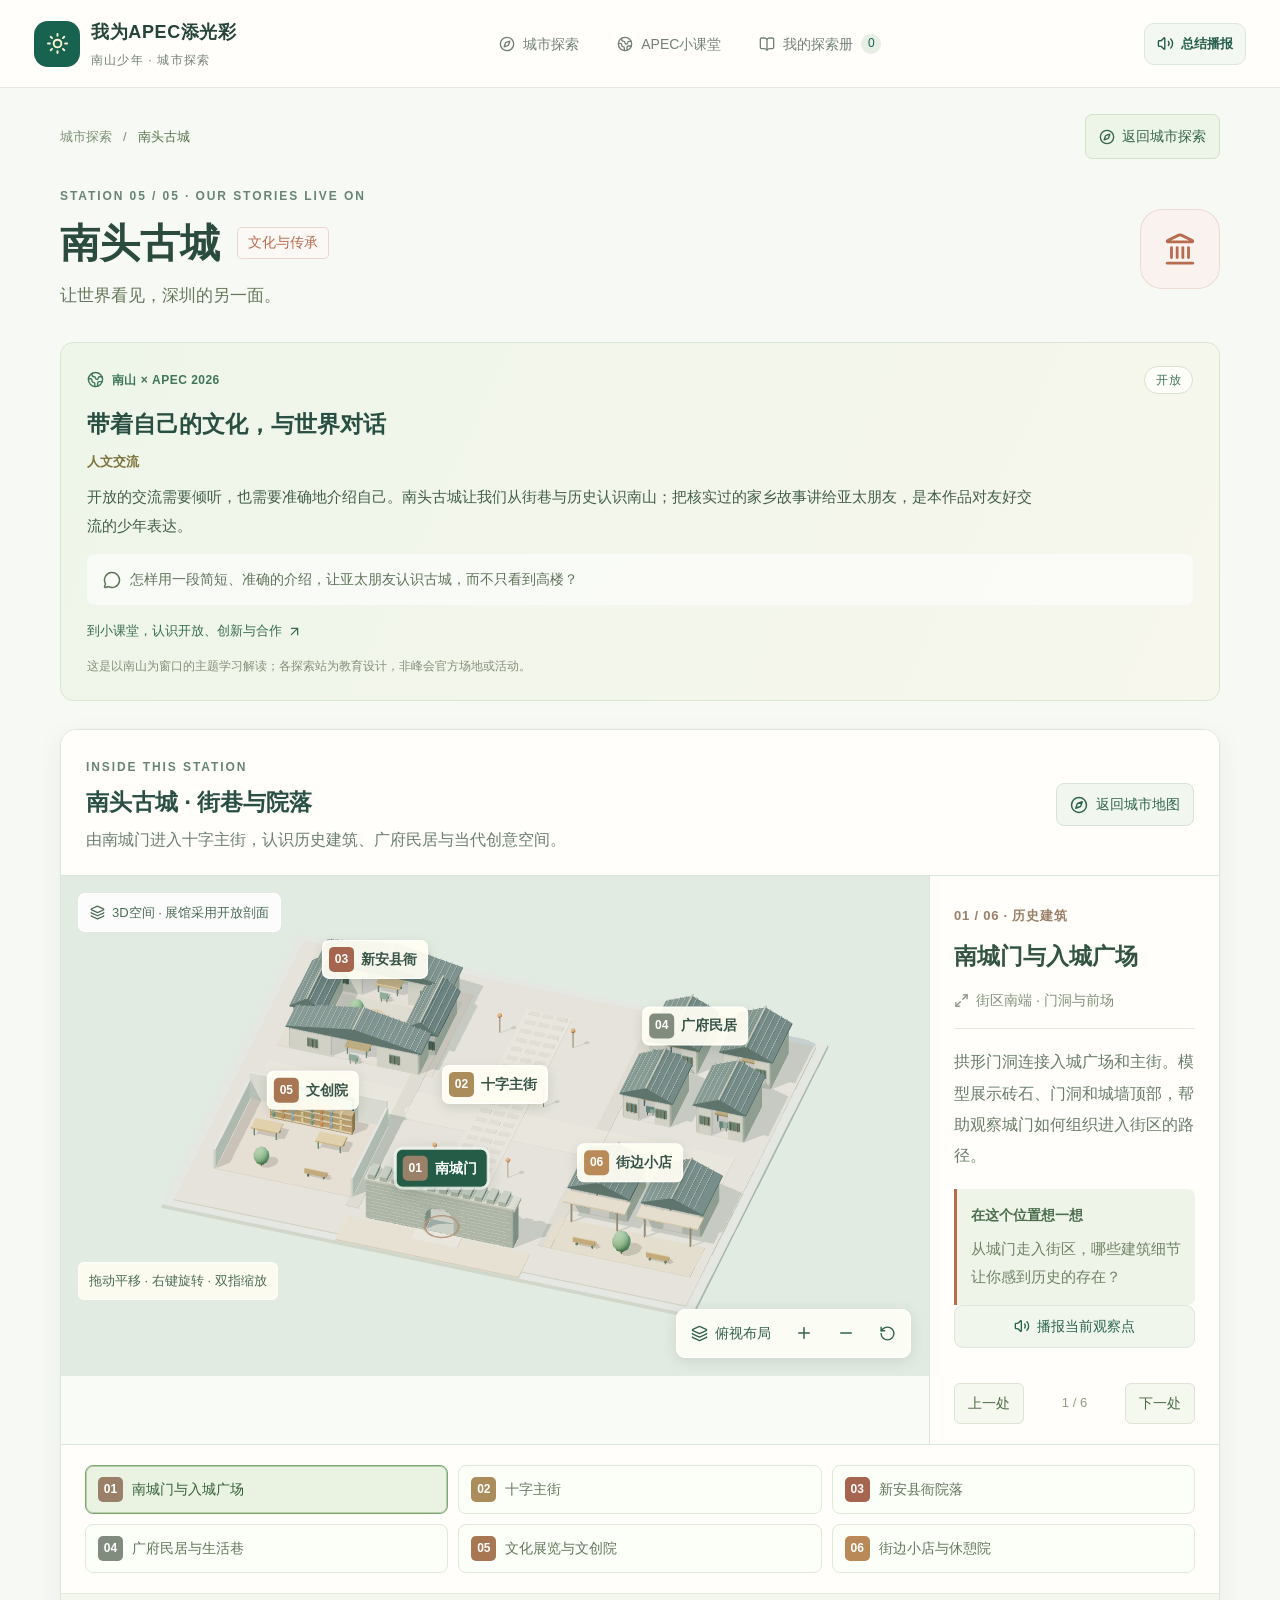
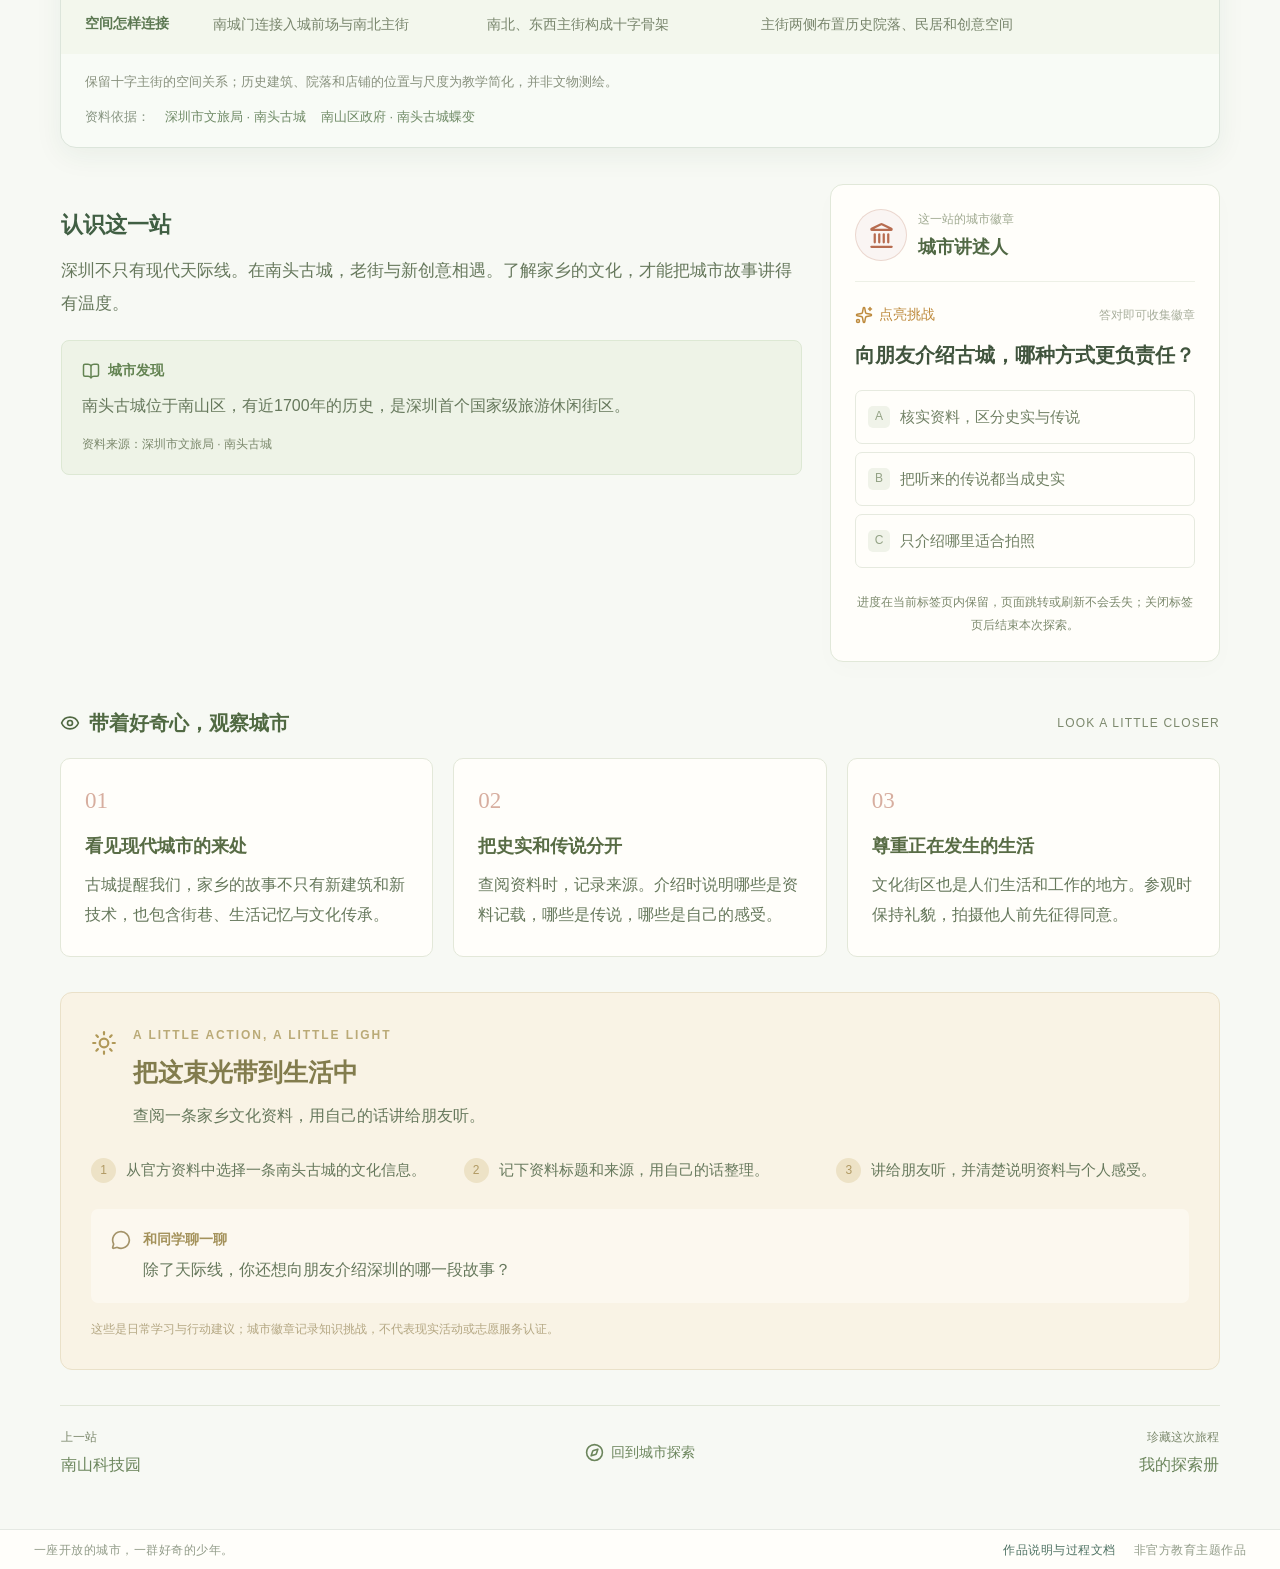
<file: explore/oldtown/index.html>
<!DOCTYPE html><html lang="zh-CN"><head><meta charSet="utf-8"/><meta name="viewport" content="width=device-width, initial-scale=1"/><link rel="stylesheet" href="/_next/static/css/index.Bz7C-g1S.css" data-rsc-css-href="/_next/static/css/index.Bz7C-g1S.css" data-precedence="vite-rsc/importer-resources"/><link rel="modulepreload" fetchPriority="low" href="/_next/static/chunks/index-CpzBbNXC.js"/><script src="/_next/static/chunks/rolldown-runtime-C60lm6uB.js" type="module" async=""></script><script src="/_next/static/chunks/framework-D_rUT4EX.js" type="module" async=""></script><script src="/_next/static/chunks/navigation-errors-By4dF-Cc.js" type="module" async=""></script><link rel="modulepreload" href="/_next/static/chunks/layout-segment-context-BgVM_bmv.js" crossorigin=""/><link rel="modulepreload" href="/_next/static/chunks/exploration-provider-DEX4lFxf.js" crossorigin=""/><link rel="modulepreload" href="/_next/static/chunks/page-narrator-CltaNtBj.js" crossorigin=""/><link rel="modulepreload" href="/_next/static/chunks/Icon-Bo9jbUr1.js" crossorigin=""/><link rel="modulepreload" href="/_next/static/chunks/station-page-pssiU_-j.js" crossorigin=""/><link rel="modulepreload" href="/_next/static/chunks/map-label-layout-DYdTjJoC.js" crossorigin=""/><link rel="modulepreload" href="/_next/static/chunks/site-chrome-37zh-2ZF.js" crossorigin=""/><link rel="modulepreload" href="/_next/static/chunks/apec-theme-BVxfUqP0.js" crossorigin=""/><link rel="modulepreload" href="/_next/static/chunks/waves-horizontal-CMj2hY6w.js" crossorigin=""/><link rel="modulepreload" href="/_next/static/chunks/sparkles-DWFIBnGf.js" crossorigin=""/><title>南头古城 · 南山少年城市探索</title><meta name="description" content="让世界看见，深圳的另一面。"/><link rel="shortcut icon" href="/favicon.svg"/><link rel="icon" href="/favicon.svg"/><script>Object.assign(((self[Symbol.for("vinext.navigationRuntime")]??={bootstrap:{routeManifest:null},functions:{}}).bootstrap.rsc??={rsc:[]}),{params:{"id":"oldtown"},nav:{"pathname":"/explore/oldtown","searchParams":[]}})</script><link rel="modulepreload" href="/_next/static/chunks/index-CpzBbNXC.js" />
</head><body class="antialiased"><div class="subpage station-subpage" style="--station-color:#b76c50"><header class="site-header"><a href="/" class="brand" aria-label="返回城市探索首页"><span class="brand-icon"><svg xmlns="http://www.w3.org/2000/svg" width="23" height="23" viewBox="0 0 24 24" fill="none" stroke="currentColor" stroke-width="2" stroke-linecap="round" stroke-linejoin="round" class="lucide lucide-sun" aria-hidden="true"><circle cx="12" cy="12" r="4"></circle><path d="M12 2v2"></path><path d="M12 20v2"></path><path d="m4.93 4.93 1.41 1.41"></path><path d="m17.66 17.66 1.41 1.41"></path><path d="M2 12h2"></path><path d="M20 12h2"></path><path d="m6.34 17.66-1.41 1.41"></path><path d="m19.07 4.93-1.41 1.41"></path></svg></span><span><strong>我为APEC添光彩</strong><small>南山少年 · 城市探索</small></span></a><nav aria-label="主导航"><a href="/" data-slot="button" data-variant="ghost" data-size="default" class="inline-flex shrink-0 items-center justify-center gap-2 rounded-md text-sm font-medium whitespace-nowrap transition-all outline-none focus-visible:border-ring focus-visible:ring-[3px] focus-visible:ring-ring/50 disabled:pointer-events-none disabled:opacity-50 aria-invalid:border-destructive aria-invalid:ring-destructive/20 dark:aria-invalid:ring-destructive/40 [&amp;_svg]:pointer-events-none [&amp;_svg]:shrink-0 [&amp;_svg:not([class*=&#x27;size-&#x27;])]:size-4 hover:bg-accent hover:text-accent-foreground dark:hover:bg-accent/50 h-9 px-4 py-2 has-[&gt;svg]:px-3 nav-link"><svg xmlns="http://www.w3.org/2000/svg" width="24" height="24" viewBox="0 0 24 24" fill="none" stroke="currentColor" stroke-width="2" stroke-linecap="round" stroke-linejoin="round" class="lucide lucide-compass" aria-hidden="true"><circle cx="12" cy="12" r="10"></circle><path d="m16.24 7.76-1.804 5.411a2 2 0 0 1-1.265 1.265L7.76 16.24l1.804-5.411a2 2 0 0 1 1.265-1.265z"></path></svg>城市探索</a><a href="/learn" data-slot="button" data-variant="ghost" data-size="default" class="inline-flex shrink-0 items-center justify-center gap-2 rounded-md text-sm font-medium whitespace-nowrap transition-all outline-none focus-visible:border-ring focus-visible:ring-[3px] focus-visible:ring-ring/50 disabled:pointer-events-none disabled:opacity-50 aria-invalid:border-destructive aria-invalid:ring-destructive/20 dark:aria-invalid:ring-destructive/40 [&amp;_svg]:pointer-events-none [&amp;_svg]:shrink-0 [&amp;_svg:not([class*=&#x27;size-&#x27;])]:size-4 hover:bg-accent hover:text-accent-foreground dark:hover:bg-accent/50 h-9 px-4 py-2 has-[&gt;svg]:px-3 nav-link"><svg xmlns="http://www.w3.org/2000/svg" width="24" height="24" viewBox="0 0 24 24" fill="none" stroke="currentColor" stroke-width="2" stroke-linecap="round" stroke-linejoin="round" class="lucide lucide-earth" aria-hidden="true"><path d="M21.54 15H17a2 2 0 0 0-2 2v4.54"></path><path d="M7 3.34V5a3 3 0 0 0 3 3a2 2 0 0 1 2 2c0 1.1.9 2 2 2a2 2 0 0 0 2-2c0-1.1.9-2 2-2h3.17"></path><path d="M11 21.95V18a2 2 0 0 0-2-2a2 2 0 0 1-2-2v-1a2 2 0 0 0-2-2H2.05"></path><circle cx="12" cy="12" r="10"></circle></svg>APEC小课堂</a><a href="/passport" data-slot="button" data-variant="ghost" data-size="default" class="inline-flex shrink-0 items-center justify-center gap-2 rounded-md text-sm font-medium whitespace-nowrap transition-all outline-none focus-visible:border-ring focus-visible:ring-[3px] focus-visible:ring-ring/50 disabled:pointer-events-none disabled:opacity-50 aria-invalid:border-destructive aria-invalid:ring-destructive/20 dark:aria-invalid:ring-destructive/40 [&amp;_svg]:pointer-events-none [&amp;_svg]:shrink-0 [&amp;_svg:not([class*=&#x27;size-&#x27;])]:size-4 hover:bg-accent hover:text-accent-foreground dark:hover:bg-accent/50 h-9 px-4 py-2 has-[&gt;svg]:px-3 nav-link"><svg xmlns="http://www.w3.org/2000/svg" width="24" height="24" viewBox="0 0 24 24" fill="none" stroke="currentColor" stroke-width="2" stroke-linecap="round" stroke-linejoin="round" class="lucide lucide-book-open" aria-hidden="true"><path d="M12 5v16"></path><path d="M20.001 19A2 2 0 0022 17V5a2 2 0 00-1.999-2L16 3.002A5 5 0 0012 5a5 5 0 00-4-2H4a2 2 0 00-2 2v12a2 2 0 001.999 2H8a5 5 0 014 2 5 5 0 014-2z"></path></svg>我的探索册<span class="nav-count">·</span></a></nav><button class="narration-trigger " aria-label="打开本页总结播报" type="button" aria-haspopup="dialog" aria-expanded="false" data-state="closed" data-slot="popover-trigger"><svg xmlns="http://www.w3.org/2000/svg" width="17" height="17" viewBox="0 0 24 24" fill="none" stroke="currentColor" stroke-width="2" stroke-linecap="round" stroke-linejoin="round" class="lucide lucide-volume2 lucide-volume-2" aria-hidden="true"><path d="M11 4.702a.705.705 0 0 0-1.203-.498L6.413 7.587A1.4 1.4 0 0 1 5.416 8H3a1 1 0 0 0-1 1v6a1 1 0 0 0 1 1h2.416a1.4 1.4 0 0 1 .997.413l3.383 3.384A.705.705 0 0 0 11 19.298z"></path><path d="M16 9a5 5 0 0 1 0 6"></path><path d="M19.364 18.364a9 9 0 0 0 0-12.728"></path></svg><span>总结播报</span></button></header><main class="subpage-main"><nav class="page-breadcrumb" aria-label="当前位置"><a href="/">城市探索</a><span>/</span><span aria-current="page">南头古城</span><a href="/" class="breadcrumb-return"><svg xmlns="http://www.w3.org/2000/svg" width="16" height="16" viewBox="0 0 24 24" fill="none" stroke="currentColor" stroke-width="2" stroke-linecap="round" stroke-linejoin="round" class="lucide lucide-compass" aria-hidden="true"><circle cx="12" cy="12" r="10"></circle><path d="m16.24 7.76-1.804 5.411a2 2 0 0 1-1.265 1.265L7.76 16.24l1.804-5.411a2 2 0 0 1 1.265-1.265z"></path></svg>返回城市探索</a></nav><div class="station-heading"><div><p class="eyebrow">STATION <!-- -->05<!-- --> / 05 · <!-- -->OUR STORIES LIVE ON</p><h1>南头古城<span>文化与传承</span></h1><p>让世界看见，深圳的另一面。</p></div><span class="station-heading-icon"><svg xmlns="http://www.w3.org/2000/svg" width="34" height="34" viewBox="0 0 24 24" fill="none" stroke="currentColor" stroke-width="2" stroke-linecap="round" stroke-linejoin="round" class="lucide lucide-landmark" aria-hidden="true"><path d="M10 18v-7"></path><path d="M11.119 2.205a2 2 0 0 1 1.762 0l7.84 3.846A.5.5 0 0 1 20.5 7h-17a.5.5 0 0 1-.22-.949z"></path><path d="M14 18v-7"></path><path d="M18 18v-7"></path><path d="M3 22h18"></path><path d="M6 18v-7"></path></svg></span></div><section class="apec-connection " aria-label="这一站与APEC的连接"><div class="apec-connection-label"><svg xmlns="http://www.w3.org/2000/svg" width="17" height="17" viewBox="0 0 24 24" fill="none" stroke="currentColor" stroke-width="2" stroke-linecap="round" stroke-linejoin="round" class="lucide lucide-earth" aria-hidden="true"><path d="M21.54 15H17a2 2 0 0 0-2 2v4.54"></path><path d="M7 3.34V5a3 3 0 0 0 3 3a2 2 0 0 1 2 2c0 1.1.9 2 2 2a2 2 0 0 0 2-2c0-1.1.9-2 2-2h3.17"></path><path d="M11 21.95V18a2 2 0 0 0-2-2a2 2 0 0 1-2-2v-1a2 2 0 0 0-2-2H2.05"></path><circle cx="12" cy="12" r="10"></circle></svg><span>南山 × APEC 2026</span><small>开放</small></div><h2>带着自己的文化，与世界对话</h2><span class="apec-issue">人文交流</span><p>开放的交流需要倾听，也需要准确地介绍自己。南头古城让我们从街巷与历史认识南山；把核实过的家乡故事讲给亚太朋友，是本作品对友好交流的少年表达。</p><div class="apec-reflection"><svg xmlns="http://www.w3.org/2000/svg" width="18" height="18" viewBox="0 0 24 24" fill="none" stroke="currentColor" stroke-width="2" stroke-linecap="round" stroke-linejoin="round" class="lucide lucide-message-circle" aria-hidden="true"><path d="M2.992 16.342a2 2 0 0 1 .094 1.167l-1.065 3.29a1 1 0 0 0 1.236 1.168l3.413-.998a2 2 0 0 1 1.099.092 10 10 0 1 0-4.777-4.719"></path></svg><p>怎样用一段简短、准确的介绍，让亚太朋友认识古城，而不只看到高楼？</p></div><a href="/learn">到小课堂，认识开放、创新与合作 <svg xmlns="http://www.w3.org/2000/svg" width="15" height="15" viewBox="0 0 24 24" fill="none" stroke="currentColor" stroke-width="2" stroke-linecap="round" stroke-linejoin="round" class="lucide lucide-arrow-up-right" aria-hidden="true"><path d="M7 7h10v10"></path><path d="M7 17 17 7"></path></svg></a><small class="apec-learning-note">这是以南山为窗口的主题学习解读；各探索站为教育设计，非峰会官方场地或活动。</small></section><section class="theme-map" aria-labelledby="theme-map-title"><div class="theme-map-heading"><div><span class="eyebrow">INSIDE THIS STATION</span><h2 id="theme-map-title">南头古城 · 街巷与院落</h2><p>由南城门进入十字主街，认识历史建筑、广府民居与当代创意空间。</p></div><a href="/#oldtown"><svg xmlns="http://www.w3.org/2000/svg" width="18" height="18" viewBox="0 0 24 24" fill="none" stroke="currentColor" stroke-width="2" stroke-linecap="round" stroke-linejoin="round" class="lucide lucide-compass" aria-hidden="true"><circle cx="12" cy="12" r="10"></circle><path d="m16.24 7.76-1.804 5.411a2 2 0 0 1-1.265 1.265L7.76 16.24l1.804-5.411a2 2 0 0 1 1.265-1.265z"></path></svg>返回城市地图</a></div><div class="theme-map-grid"><div class="theme-map-stage "><div class="theme-map-canvas"><div class="theme-map-message" role="status"><span class="loading-orbit"></span><strong>正在展开主题内部空间</strong></div></div><div class="theme-map-badge"><svg xmlns="http://www.w3.org/2000/svg" width="15" height="15" viewBox="0 0 24 24" fill="none" stroke="currentColor" stroke-width="2" stroke-linecap="round" stroke-linejoin="round" class="lucide lucide-layers" aria-hidden="true"><path d="M12.83 2.18a2 2 0 0 0-1.66 0L2.6 6.08a1 1 0 0 0 0 1.83l8.58 3.91a2 2 0 0 0 1.66 0l8.58-3.9a1 1 0 0 0 0-1.83z"></path><path d="M2 12a1 1 0 0 0 .58.91l8.6 3.91a2 2 0 0 0 1.65 0l8.58-3.9A1 1 0 0 0 22 12"></path><path d="M2 17a1 1 0 0 0 .58.91l8.6 3.91a2 2 0 0 0 1.65 0l8.58-3.9A1 1 0 0 0 22 17"></path></svg>3D空间 · 展馆采用开放剖面</div><div class="theme-map-controls" aria-label="主题地图视角"><button type="button" aria-pressed="false"><svg xmlns="http://www.w3.org/2000/svg" width="17" height="17" viewBox="0 0 24 24" fill="none" stroke="currentColor" stroke-width="2" stroke-linecap="round" stroke-linejoin="round" class="lucide lucide-layers" aria-hidden="true"><path d="M12.83 2.18a2 2 0 0 0-1.66 0L2.6 6.08a1 1 0 0 0 0 1.83l8.58 3.91a2 2 0 0 0 1.66 0l8.58-3.9a1 1 0 0 0 0-1.83z"></path><path d="M2 12a1 1 0 0 0 .58.91l8.6 3.91a2 2 0 0 0 1.65 0l8.58-3.9A1 1 0 0 0 22 12"></path><path d="M2 17a1 1 0 0 0 .58.91l8.6 3.91a2 2 0 0 0 1.65 0l8.58-3.9A1 1 0 0 0 22 17"></path></svg>俯视布局</button><button type="button" aria-label="放大主题地图"><svg xmlns="http://www.w3.org/2000/svg" width="18" height="18" viewBox="0 0 24 24" fill="none" stroke="currentColor" stroke-width="2" stroke-linecap="round" stroke-linejoin="round" class="lucide lucide-plus" aria-hidden="true"><path d="M5 12h14"></path><path d="M12 5v14"></path></svg></button><button type="button" aria-label="缩小主题地图"><svg xmlns="http://www.w3.org/2000/svg" width="18" height="18" viewBox="0 0 24 24" fill="none" stroke="currentColor" stroke-width="2" stroke-linecap="round" stroke-linejoin="round" class="lucide lucide-minus" aria-hidden="true"><path d="M5 12h14"></path></svg></button><button type="button" aria-label="复位到本主题完整布局"><svg xmlns="http://www.w3.org/2000/svg" width="17" height="17" viewBox="0 0 24 24" fill="none" stroke="currentColor" stroke-width="2" stroke-linecap="round" stroke-linejoin="round" class="lucide lucide-rotate-ccw" aria-hidden="true"><path d="M3 12a9 9 0 1 0 9-9 9.75 9.75 0 0 0-6.74 2.74L3 8"></path><path d="M3 3v5h5"></path></svg></button></div><span class="theme-map-hint">拖动平移 · 右键旋转 · 双指缩放</span></div><aside class="theme-map-inspector" aria-label="当前空间介绍"><div class="theme-point-detail" aria-live="polite"><span class="theme-point-category" style="color:#9b8069">01<!-- --> / 06 · <!-- -->历史建筑</span><h3>南城门与入城广场</h3><p class="theme-point-space"><svg xmlns="http://www.w3.org/2000/svg" width="15" height="15" viewBox="0 0 24 24" fill="none" stroke="currentColor" stroke-width="2" stroke-linecap="round" stroke-linejoin="round" class="lucide lucide-maximize2 lucide-maximize-2" aria-hidden="true"><path d="M15 3h6v6"></path><path d="m21 3-7 7"></path><path d="m3 21 7-7"></path><path d="M9 21H3v-6"></path></svg>街区南端 · 门洞与前场</p><p>拱形门洞连接入城广场和主街。模型展示砖石、门洞和城墙顶部，帮助观察城门如何组织进入街区的路径。</p><div class="theme-point-observe"><strong data-narrate="true">在这个位置想一想</strong><p>从城门走入街区，哪些建筑细节让你感到历史的存在？</p></div></div><div class="theme-point-navigation"><button type="button" aria-label="查看上一个空间">上一处</button><span>1<!-- --> / 6</span><button type="button" aria-label="查看下一个空间">下一处</button></div></aside></div><nav class="theme-point-list" aria-label="六个内部空间"><button type="button" class="active" aria-pressed="true" style="--point-color:#9b8069"><b>01</b><span>南城门与入城广场</span></button><button type="button" class="" aria-pressed="false" style="--point-color:#aa8d5a"><b>02</b><span>十字主街</span></button><button type="button" class="" aria-pressed="false" style="--point-color:#a5654f"><b>03</b><span>新安县衙院落</span></button><button type="button" class="" aria-pressed="false" style="--point-color:#818c7f"><b>04</b><span>广府民居与生活巷</span></button><button type="button" class="" aria-pressed="false" style="--point-color:#a97654"><b>05</b><span>文化展览与文创院</span></button><button type="button" class="" aria-pressed="false" style="--point-color:#b98a57"><b>06</b><span>街边小店与休憩院</span></button></nav><div class="theme-layout-guide"><strong>空间怎样连接</strong><ol><li>南城门连接入城前场与南北主街</li><li>南北、东西主街构成十字骨架</li><li>主街两侧布置历史院落、民居和创意空间</li></ol></div><p class="theme-layout-note">保留十字主街的空间关系；历史建筑、院落和店铺的位置与尺度为教学简化，并非文物测绘。</p><div class="theme-layout-sources">资料依据：<a href="https://wtl.sz.gov.cn/lyfw/lyxw/content/post_10984289.html" target="_blank" rel="noreferrer">深圳市文旅局 · 南头古城</a><a href="https://www.szns.gov.cn/ztzl/nsrdzt/ntgcdb" target="_blank" rel="noreferrer">南山区政府 · 南头古城蝶变</a></div></section><div class="station-main-grid"><div class="station-story-column"><div class="station-story"><h2>认识这一站</h2><p>深圳不只有现代天际线。在南头古城，老街与新创意相遇。了解家乡的文化，才能把城市故事讲得有温度。</p><div class="station-fact"><span><svg xmlns="http://www.w3.org/2000/svg" width="18" height="18" viewBox="0 0 24 24" fill="none" stroke="currentColor" stroke-width="2" stroke-linecap="round" stroke-linejoin="round" class="lucide lucide-book-open" aria-hidden="true"><path d="M12 5v16"></path><path d="M20.001 19A2 2 0 0022 17V5a2 2 0 00-1.999-2L16 3.002A5 5 0 0012 5a5 5 0 00-4-2H4a2 2 0 00-2 2v12a2 2 0 001.999 2H8a5 5 0 014 2 5 5 0 014-2z"></path></svg>城市发现</span><p>南头古城位于南山区，有近1700年的历史，是深圳首个国家级旅游休闲街区。</p><a href="https://wtl.sz.gov.cn/lyfw/lyxw/content/post_10984289.html" target="_blank" rel="noreferrer">资料来源：<!-- -->深圳市文旅局 · 南头古城</a></div></div></div><aside class="station-challenge-panel"><div class="station-badge-preview"><span><svg xmlns="http://www.w3.org/2000/svg" width="27" height="27" viewBox="0 0 24 24" fill="none" stroke="currentColor" stroke-width="2" stroke-linecap="round" stroke-linejoin="round" class="lucide lucide-landmark" aria-hidden="true"><path d="M10 18v-7"></path><path d="M11.119 2.205a2 2 0 0 1 1.762 0l7.84 3.846A.5.5 0 0 1 20.5 7h-17a.5.5 0 0 1-.22-.949z"></path><path d="M14 18v-7"></path><path d="M18 18v-7"></path><path d="M3 22h18"></path><path d="M6 18v-7"></path></svg></span><div><small>这一站的城市徽章</small><strong>城市讲述人</strong></div></div><section class="challenge full-challenge" aria-labelledby="challenge-oldtown"><div class="challenge-label"><svg xmlns="http://www.w3.org/2000/svg" width="18" height="18" viewBox="0 0 24 24" fill="none" stroke="currentColor" stroke-width="2" stroke-linecap="round" stroke-linejoin="round" class="lucide lucide-sparkles" aria-hidden="true"><path d="M11.017 2.814a1 1 0 0 1 1.966 0l1.051 5.558a2 2 0 0 0 1.594 1.594l5.558 1.051a1 1 0 0 1 0 1.966l-5.558 1.051a2 2 0 0 0-1.594 1.594l-1.051 5.558a1 1 0 0 1-1.966 0l-1.051-5.558a2 2 0 0 0-1.594-1.594l-5.558-1.051a1 1 0 0 1 0-1.966l5.558-1.051a2 2 0 0 0 1.594-1.594z"></path><path d="M20 2v4"></path><path d="M22 4h-4"></path><circle cx="4" cy="20" r="2"></circle></svg><span>点亮挑战</span><small>答对即可收集徽章</small></div><h4 id="challenge-oldtown">向朋友介绍古城，哪种方式更负责任？</h4><div class="answers"><button data-narrate="选项A。核实资料，区分史实与传说" class="answer " disabled="" aria-pressed="false"><span class="answer-letter">A</span><span>核实资料，区分史实与传说</span></button><button data-narrate="选项B。把听来的传说都当成史实" class="answer " disabled="" aria-pressed="false"><span class="answer-letter">B</span><span>把听来的传说都当成史实</span></button><button data-narrate="选项C。只介绍哪里适合拍照" class="answer " disabled="" aria-pressed="false"><span class="answer-letter">C</span><span>只介绍哪里适合拍照</span></button></div><div aria-live="polite" aria-atomic="true"></div></section><p class="session-note">进度在当前标签页内保留，页面跳转或刷新不会丢失；关闭标签页后结束本次探索。</p></aside></div><section class="observation-section"><div class="section-title"><span><svg xmlns="http://www.w3.org/2000/svg" width="20" height="20" viewBox="0 0 24 24" fill="none" stroke="currentColor" stroke-width="2" stroke-linecap="round" stroke-linejoin="round" class="lucide lucide-eye" aria-hidden="true"><path d="M2.062 12.348a1 1 0 0 1 0-.696 10.75 10.75 0 0 1 19.876 0 1 1 0 0 1 0 .696 10.75 10.75 0 0 1-19.876 0"></path><circle cx="12" cy="12" r="3"></circle></svg>带着好奇心，观察城市</span><small>LOOK A LITTLE CLOSER</small></div><div class="observation-grid"><article class="observation-card"><span>01</span><h3>看见现代城市的来处</h3><p>古城提醒我们，家乡的故事不只有新建筑和新技术，也包含街巷、生活记忆与文化传承。</p></article><article class="observation-card"><span>02</span><h3>把史实和传说分开</h3><p>查阅资料时，记录来源。介绍时说明哪些是资料记载，哪些是传说，哪些是自己的感受。</p></article><article class="observation-card"><span>03</span><h3>尊重正在发生的生活</h3><p>文化街区也是人们生活和工作的地方。参观时保持礼貌，拍摄他人前先征得同意。</p></article></div></section><section class="station-action-section"><div class="action-heading"><svg xmlns="http://www.w3.org/2000/svg" width="26" height="26" viewBox="0 0 24 24" fill="none" stroke="currentColor" stroke-width="2" stroke-linecap="round" stroke-linejoin="round" class="lucide lucide-sun" aria-hidden="true"><circle cx="12" cy="12" r="4"></circle><path d="M12 2v2"></path><path d="M12 20v2"></path><path d="m4.93 4.93 1.41 1.41"></path><path d="m17.66 17.66 1.41 1.41"></path><path d="M2 12h2"></path><path d="M20 12h2"></path><path d="m6.34 17.66-1.41 1.41"></path><path d="m19.07 4.93-1.41 1.41"></path></svg><div><span class="eyebrow">A LITTLE ACTION, A LITTLE LIGHT</span><h2>把这束光带到生活中</h2><p>查阅一条家乡文化资料，用自己的话讲给朋友听。</p></div></div><ol class="action-steps"><li><span>1</span>从官方资料中选择一条南头古城的文化信息。</li><li><span>2</span>记下资料标题和来源，用自己的话整理。</li><li><span>3</span>讲给朋友听，并清楚说明资料与个人感受。</li></ol><div class="reflection-question"><svg xmlns="http://www.w3.org/2000/svg" width="20" height="20" viewBox="0 0 24 24" fill="none" stroke="currentColor" stroke-width="2" stroke-linecap="round" stroke-linejoin="round" class="lucide lucide-message-circle" aria-hidden="true"><path d="M2.992 16.342a2 2 0 0 1 .094 1.167l-1.065 3.29a1 1 0 0 0 1.236 1.168l3.413-.998a2 2 0 0 1 1.099.092 10 10 0 1 0-4.777-4.719"></path></svg><div><strong>和同学聊一聊</strong><p>除了天际线，你还想向朋友介绍深圳的哪一段故事？</p></div></div><p class="action-disclaimer">这些是日常学习与行动建议；城市徽章记录知识挑战，不代表现实活动或志愿服务认证。</p></section><nav class="station-pagination" aria-label="其他探索站"><a href="/explore/tech"><small>上一站</small><strong>南山科技园</strong></a><a href="/"><svg xmlns="http://www.w3.org/2000/svg" width="19" height="19" viewBox="0 0 24 24" fill="none" stroke="currentColor" stroke-width="2" stroke-linecap="round" stroke-linejoin="round" class="lucide lucide-compass" aria-hidden="true"><circle cx="12" cy="12" r="10"></circle><path d="m16.24 7.76-1.804 5.411a2 2 0 0 1-1.265 1.265L7.76 16.24l1.804-5.411a2 2 0 0 1 1.265-1.265z"></path></svg>回到城市探索</a><a href="/passport"><small>珍藏这次旅程</small><strong>我的探索册</strong></a></nav></main><footer class="site-footer"><span>一座开放的城市，一群好奇的少年。</span><span class="footer-meta"><a href="/project">作品说明与过程文档</a><span>非官方教育主题作品</span></span></footer></div><script type="module" src="/_next/static/chunks/index-CpzBbNXC.js" id="_R_" async=""></script><script>((self[Symbol.for("vinext.navigationRuntime")]??={bootstrap:{routeManifest:null},functions:{}}).bootstrap.rsc??={rsc:[]}).rsc.push("0:{\"page:/explore/oldtown\":\"$L1\",\"layout:/\":\"$L2\",\"route:/explore/oldtown\":\"$L3\",\"__route\":\"route:/explore/oldtown\",\"__interceptionContext\":null,\"__layoutIds\":[\"layout:/\"],\"__rootLayout\":\"/\",\"__bfcacheSegmentIdentities\":{\"layout:/\":\"[\\\"layout\\\",\\\"layout:/\\\",\\\"root-boundary:/\\\",\\\"\\\"]\",\"page:/explore/oldtown\":\"[\\\"page\\\",\\\"page:/explore/:id\\\",\\\"root-boundary:/\\\",\\\"[\\\\\\\"explore\\\\\\\",\\\\\\\"id|oldtown|d\\\\\\\"]\\\"]\"},\"__srcPage\":[\"explore\",\"[id]\",\"page\"],\"__layoutFlags\":{\"layout:/\":\"s\"},\"__artifactCompatibility\":{\"schemaVersion\":1,\"graphVersion\":\"app-route-graph:3d9bf68cd4c9eb64\",\"deploymentVersion\":\"8f64ddc8-65ee-44f9-819e-b31171dc12a7\",\"appElementsSchemaVersion\":1,\"rscPayloadSchemaVersion\":1,\"rootBoundaryId\":\"/\",\"renderEpoch\":null}}\n")</script><script>((self[Symbol.for("vinext.navigationRuntime")]??={bootstrap:{routeManifest:null},functions:{}}).bootstrap.rsc??={rsc:[]}).rsc.push("4:I[\"77cdc32a328c\",[],\"ExplorationProvider\",1]\n")</script><script>((self[Symbol.for("vinext.navigationRuntime")]??={bootstrap:{routeManifest:null},functions:{}}).bootstrap.rsc??={rsc:[]}).rsc.push("5:I[\"d3b11a10b282\",[],\"NarrationProvider\",1]\n")</script><script>((self[Symbol.for("vinext.navigationRuntime")]??={bootstrap:{routeManifest:null},functions:{}}).bootstrap.rsc??={rsc:[]}).rsc.push("6:I[\"48202614ed41\",[],\"Children\",1]\n")</script><script>((self[Symbol.for("vinext.navigationRuntime")]??={bootstrap:{routeManifest:null},functions:{}}).bootstrap.rsc??={rsc:[]}).rsc.push("7:I[\"60c6f8efdea4\",[],\"GlobalErrorBoundary\",1]\n")</script><script>((self[Symbol.for("vinext.navigationRuntime")]??={bootstrap:{routeManifest:null},functions:{}}).bootstrap.rsc??={rsc:[]}).rsc.push("8:I[\"f9fc34ff1679\",[],\"default\",1]\n")</script><script>((self[Symbol.for("vinext.navigationRuntime")]??={bootstrap:{routeManifest:null},functions:{}}).bootstrap.rsc??={rsc:[]}).rsc.push("9:I[\"60c6f8efdea4\",[],\"ErrorBoundary\",1]\n")</script><script>((self[Symbol.for("vinext.navigationRuntime")]??={bootstrap:{routeManifest:null},functions:{}}).bootstrap.rsc??={rsc:[]}).rsc.push("a:I[\"641eb65a0981\",[],\"LayoutSegmentProvider\",1]\n")</script><script>((self[Symbol.for("vinext.navigationRuntime")]??={bootstrap:{routeManifest:null},functions:{}}).bootstrap.rsc??={rsc:[]}).rsc.push("b:I[\"48202614ed41\",[],\"Slot\",1]\n")</script><script>((self[Symbol.for("vinext.navigationRuntime")]??={bootstrap:{routeManifest:null},functions:{}}).bootstrap.rsc??={rsc:[]}).rsc.push("c:I[\"60c6f8efdea4\",[],\"NotFoundBoundary\",1]\n")</script><script>((self[Symbol.for("vinext.navigationRuntime")]??={bootstrap:{routeManifest:null},functions:{}}).bootstrap.rsc??={rsc:[]}).rsc.push("d:I[\"4715d14f82e4\",[],\"SiteHeader\",1]\n")</script><script>((self[Symbol.for("vinext.navigationRuntime")]??={bootstrap:{routeManifest:null},functions:{}}).bootstrap.rsc??={rsc:[]}).rsc.push("e:I[\"066132fd2803\",[],\"default\",1]\n")</script><script>((self[Symbol.for("vinext.navigationRuntime")]??={bootstrap:{routeManifest:null},functions:{}}).bootstrap.rsc??={rsc:[]}).rsc.push("f:I[\"4715d14f82e4\",[],\"SiteFooter\",1]\n")</script><script>((self[Symbol.for("vinext.navigationRuntime")]??={bootstrap:{routeManifest:null},functions:{}}).bootstrap.rsc??={rsc:[]}).rsc.push("10:I[\"63c9a7ce9801\",[],\"AppRouterScrollTarget\",1]\n")</script><script>((self[Symbol.for("vinext.navigationRuntime")]??={bootstrap:{routeManifest:null},functions:{}}).bootstrap.rsc??={rsc:[]}).rsc.push("11:I[\"60c6f8efdea4\",[],\"RedirectBoundary\",1]\n")</script><script>((self[Symbol.for("vinext.navigationRuntime")]??={bootstrap:{routeManifest:null},functions:{}}).bootstrap.rsc??={rsc:[]}).rsc.push(":HL[\"/_next/static/css/index.Bz7C-g1S.css\",\"style\"     ]\n")</script><script>((self[Symbol.for("vinext.navigationRuntime")]??={bootstrap:{routeManifest:null},functions:{}}).bootstrap.rsc??={rsc:[]}).rsc.push("2:[[[\"$\",\"link\",\"css:/_next/static/css/index.Bz7C-g1S.css\",{\"rel\":\"stylesheet\",\"precedence\":\"vite-rsc/importer-resources\",\"href\":\"/_next/static/css/index.Bz7C-g1S.css\",\"data-rsc-css-href\":\"/_next/static/css/index.Bz7C-g1S.css\"}],\"$undefined\"],[\"$\",\"html\",null,{\"lang\":\"zh-CN\",\"children\":[\"$\",\"body\",null,{\"className\":\"antialiased\",\"children\":[\"$\",\"$L4\",null,{\"children\":[\"$\",\"$L5\",null,{\"children\":[\"$\",\"$L6\",null,{}]}]}]}]}]]\n")</script><script>((self[Symbol.for("vinext.navigationRuntime")]??={bootstrap:{routeManifest:null},functions:{}}).bootstrap.rsc??={rsc:[]}).rsc.push("3:[[[\"$\",\"meta\",null,{\"charSet\":\"utf-8\"}],[[\"$\",\"title\",\"0\",{\"children\":\"南头古城 · 南山少年城市探索\"}],[\"$\",\"meta\",\"1\",{\"name\":\"description\",\"content\":\"让世界看见，深圳的另一面。\"}],[\"$\",\"link\",\"2\",{\"data-vinext-streamed-icon\":\"$undefined\",\"rel\":\"shortcut icon\",\"href\":\"/favicon.svg\",\"type\":\"$undefined\",\"sizes\":\"$undefined\",\"color\":\"$undefined\",\"media\":\"$undefined\",\"fetchPriority\":\"$undefined\"}],[\"$\",\"link\",\"3\",{\"data-vinext-streamed-icon\":\"$undefined\",\"rel\":\"icon\",\"href\":\"/favicon.svg\",\"type\":\"$undefined\",\"sizes\":\"$undefined\",\"color\":\"$undefined\",\"media\":\"$undefined\",\"fetchPriority\":\"$undefined\"}]],[[\"$\",\"meta\",\"0\",{\"name\":\"viewport\",\"content\":\"width=device-width, initial-scale=1\"}]]],[\"$\",\"$L7\",null,{\"fallback\":\"$8\",\"children\":[\"$\",\"$L9\",null,{\"fallback\":\"$8\",\"children\":[\"$\",\"$La\",null,{\"providerId\":\"layout:/\",\"segmentMap\":{\"children\":[\"explore\",\"oldtown\"]},\"children\":[\"$\",\"$Lb\",null,{\"id\":\"layout:/\",\"parallelSlots\":\"$undefined\",\"children\":[\"$\",\"$Lc\",null,{\"resetKey\":\"explore\",\"fallback\":[\"$\",\"div\",null,{\"className\":\"subpage\",\"children\":[[\"$\",\"$Ld\",null,{}],[\"$\",\"main\",null,{\"className\":\"not-found-page\",\"children\":[[\"$\",\"$Le\",null,{\"ref\":\"$undefined\",\"iconNode\":[[\"circle\",{\"cx\":\"12\",\"cy\":\"12\",\"r\":\"10\",\"key\":\"1mglay\"}],[\"path\",{\"d\":\"m16.24 7.76-1.804 5.411a2 2 0 0 1-1.265 1.265L7.76 16.24l1.804-5.411a2 2 0 0 1 1.265-1.265z\",\"key\":\"9ktpf1\"}]],\"className\":\"lucide-compass\",\"size\":48}],[\"$\",\"span\",null,{\"className\":\"eyebrow\",\"children\":\"LET'S FIND OUR WAY\"}],[\"$\",\"h1\",null,{\"children\":\"这一站暂时没有找到。\"}],[\"$\",\"p\",null,{\"children\":\"回到城市地图，五个探索站都在那里等你。\"}],[\"$\",\"a\",null,{\"href\":\"/\",\"children\":\"回到城市探索\",\"data-slot\":\"button\",\"data-variant\":\"default\",\"data-size\":\"default\",\"className\":\"inline-flex shrink-0 items-center justify-center gap-2 rounded-md text-sm font-medium whitespace-nowrap transition-all outline-none focus-visible:border-ring focus-visible:ring-[3px] focus-visible:ring-ring/50 disabled:pointer-events-none disabled:opacity-50 aria-invalid:border-destructive aria-invalid:ring-destructive/20 dark:aria-invalid:ring-destructive/40 [\u0026_svg]:pointer-events-none [\u0026_svg]:shrink-0 [\u0026_svg:not([class*='size-'])]:size-4 bg-primary text-primary-foreground hover:bg-primary/90 h-9 px-4 py-2 has-[\u003esvg]:px-3 primary-button\",\"ref\":null}]]}],[\"$\",\"$Lf\",null,{}]]}],\"children\":[\"$\",\"$Lc\",null,{\"resetKey\":\"[\\\"explore\\\",\\\"id|oldtown|d\\\"]\",\"fallback\":[\"$\",\"div\",null,{\"className\":\"subpage\",\"children\":[[\"$\",\"$Ld\",null,{}],[\"$\",\"main\",null,{\"className\":\"not-found-page\",\"children\":[[\"$\",\"$Le\",null,{\"ref\":\"$undefined\",\"iconNode\":\"$3:1:props:children:props:children:props:children:props:children:props:fallback:props:children:1:props:children:0:props:iconNode\",\"className\":\"lucide-compass\",\"size\":48}],[\"$\",\"span\",null,{\"className\":\"eyebrow\",\"children\":\"LET'S FIND OUR WAY\"}],[\"$\",\"h1\",null,{\"children\":\"这一站暂时没有找到。\"}],[\"$\",\"p\",null,{\"children\":\"回到城市地图，五个探索站都在那里等你。\"}],[\"$\",\"a\",null,{\"href\":\"/\",\"children\":\"回到城市探索\",\"data-slot\":\"button\",\"data-variant\":\"default\",\"data-size\":\"default\",\"className\":\"inline-flex shrink-0 items-center justify-center gap-2 rounded-md text-sm font-medium whitespace-nowrap transition-all outline-none focus-visible:border-ring focus-visible:ring-[3px] focus-visible:ring-ring/50 disabled:pointer-events-none disabled:opacity-50 aria-invalid:border-destructive aria-invalid:ring-destructive/20 dark:aria-invalid:ring-destructive/40 [\u0026_svg]:pointer-events-none [\u0026_svg]:shrink-0 [\u0026_svg:not([class*='size-'])]:size-4 bg-primary text-primary-foreground hover:bg-primary/90 h-9 px-4 py-2 has-[\u003esvg]:px-3 primary-button\",\"ref\":null}]]}],[\"$\",\"$Lf\",null,{}]]}],\"children\":[\"$\",\"$L10\",null,{\"children\":[\"$\",\"$L11\",null,{\"children\":[[\"$\",\"$La\",null,{\"providerId\":\"page:/explore/oldtown\",\"segmentMap\":{\"children\":[\"__PAGE__\"]},\"children\":[\"$\",\"$Lb\",null,{\"id\":\"page:/explore/oldtown\"}]}],null]}]}]}]}]}]}]}]}],null,null]\n")</script><script>((self[Symbol.for("vinext.navigationRuntime")]??={bootstrap:{routeManifest:null},functions:{}}).bootstrap.rsc??={rsc:[]}).rsc.push("12:I[\"4405b8985df8\",[],\"default\",1]\n")</script><script>((self[Symbol.for("vinext.navigationRuntime")]??={bootstrap:{routeManifest:null},functions:{}}).bootstrap.rsc??={rsc:[]}).rsc.push("1:[\"$\",\"$L12\",null,{\"id\":\"oldtown\"}]\n")</script><script>Object.assign(((self[Symbol.for("vinext.navigationRuntime")]??={bootstrap:{routeManifest:null},functions:{}}).bootstrap.rsc??={rsc:[]}),{"initialCacheKind":"static"});((self[Symbol.for("vinext.navigationRuntime")]??={bootstrap:{routeManifest:null},functions:{}}).bootstrap.rsc??={rsc:[]}).done=true</script></body></html>
</file>
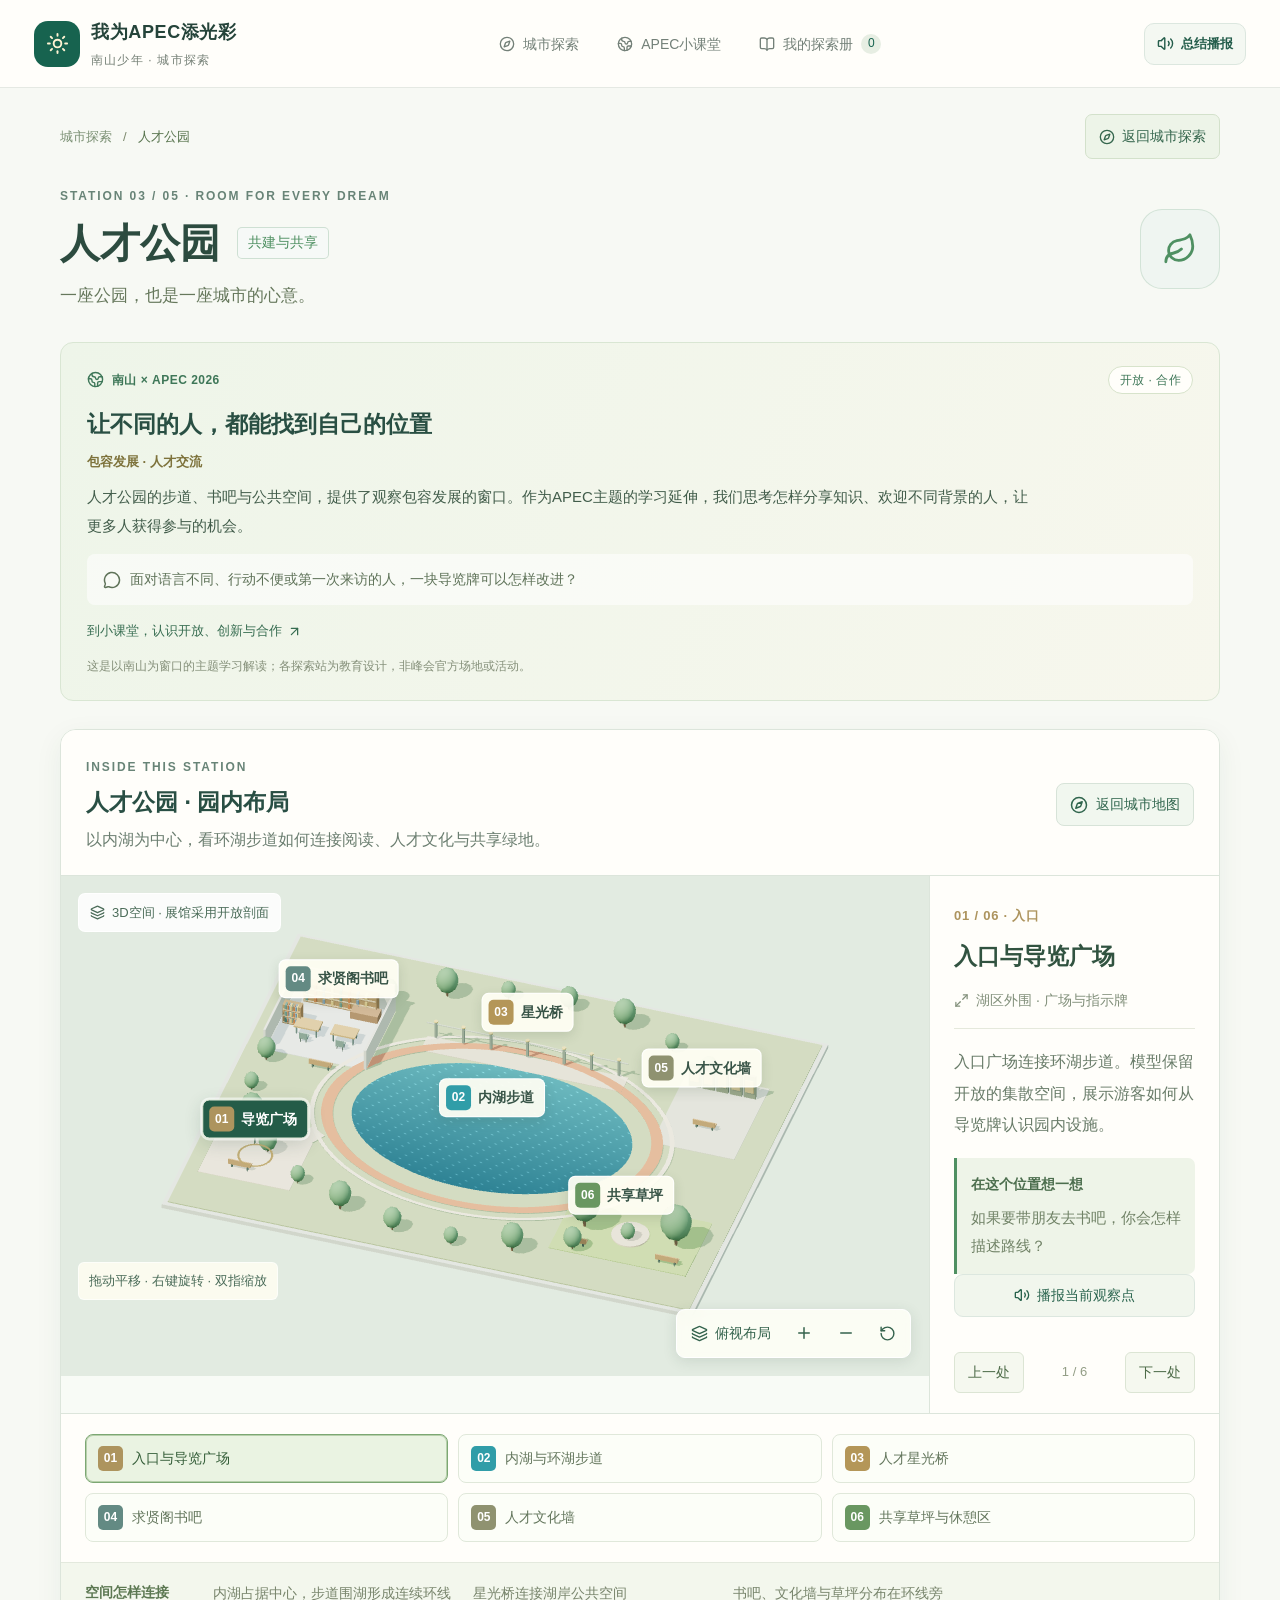
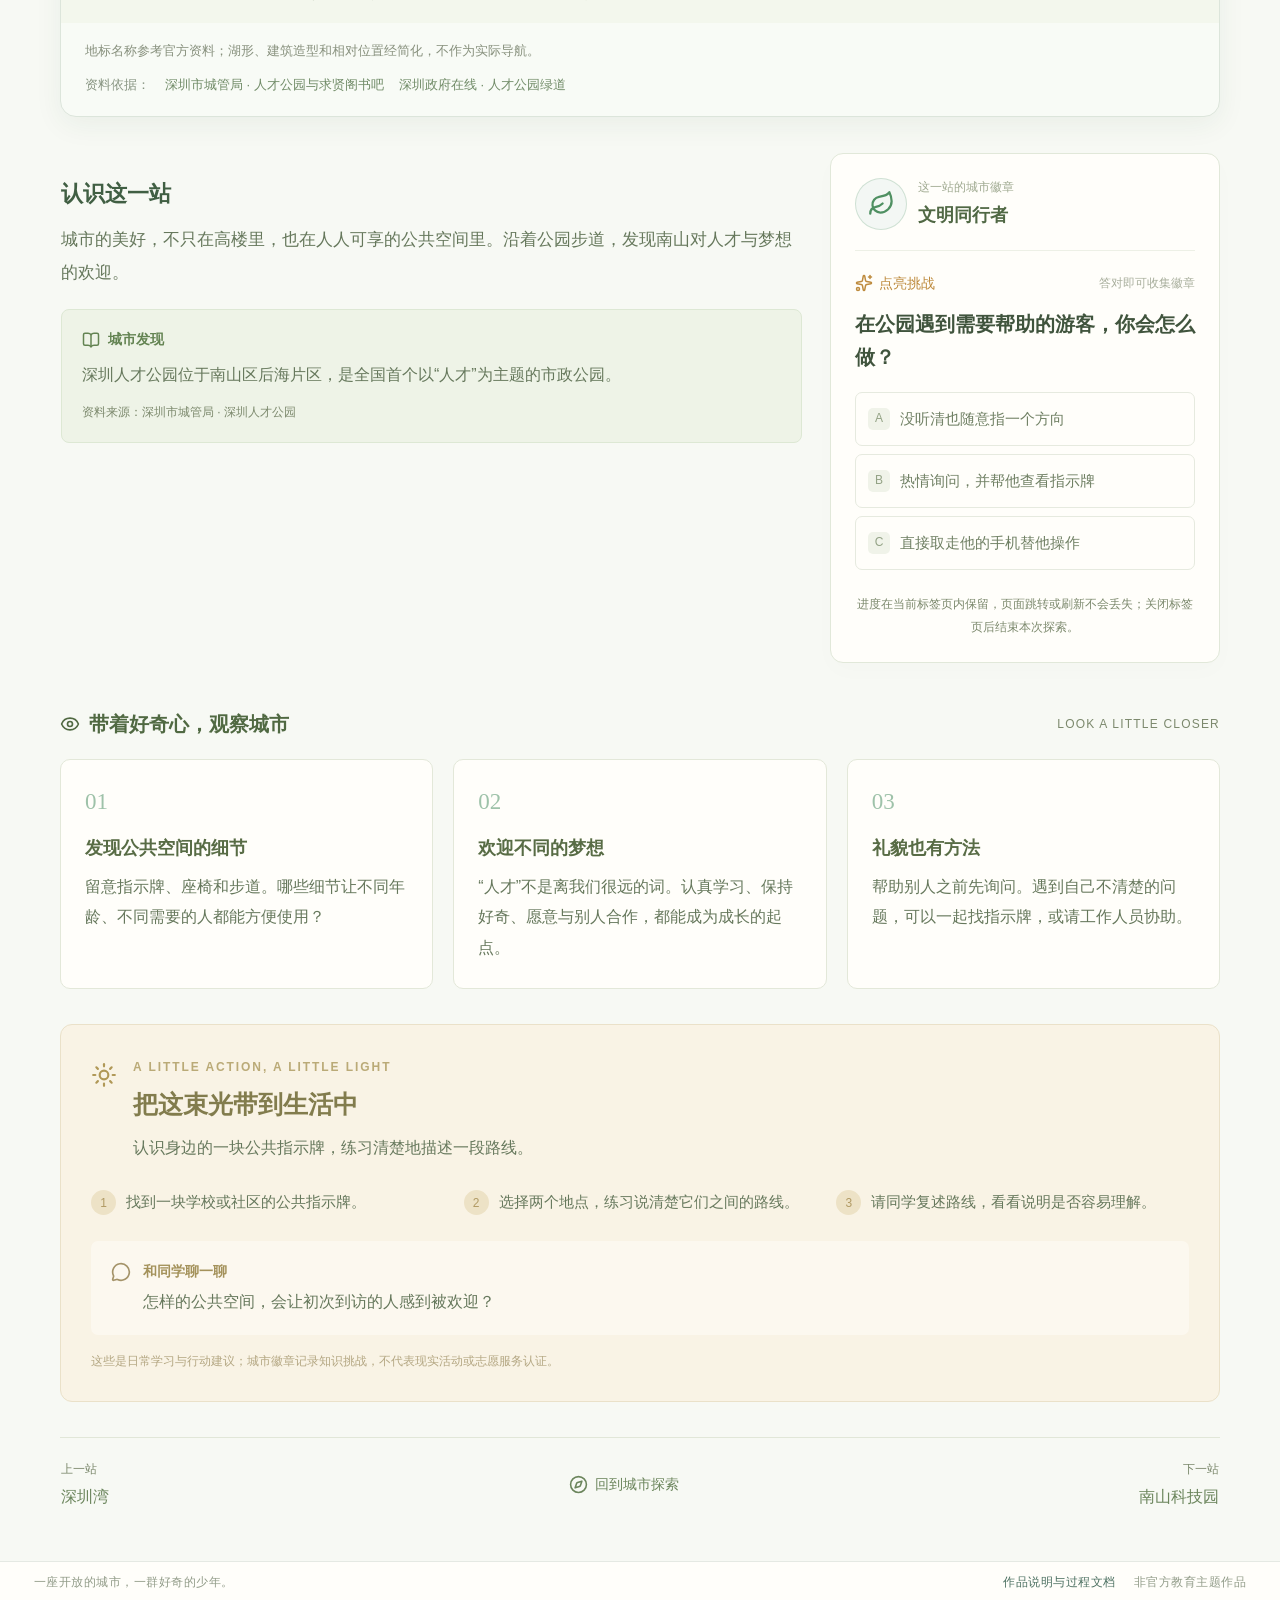
<file: explore/park/index.html>
<!DOCTYPE html><html lang="zh-CN"><head><meta charSet="utf-8"/><meta name="viewport" content="width=device-width, initial-scale=1"/><link rel="stylesheet" href="/_next/static/css/index.Bz7C-g1S.css" data-rsc-css-href="/_next/static/css/index.Bz7C-g1S.css" data-precedence="vite-rsc/importer-resources"/><link rel="modulepreload" fetchPriority="low" href="/_next/static/chunks/index-CpzBbNXC.js"/><script src="/_next/static/chunks/rolldown-runtime-C60lm6uB.js" type="module" async=""></script><script src="/_next/static/chunks/framework-D_rUT4EX.js" type="module" async=""></script><script src="/_next/static/chunks/navigation-errors-By4dF-Cc.js" type="module" async=""></script><link rel="modulepreload" href="/_next/static/chunks/layout-segment-context-BgVM_bmv.js" crossorigin=""/><link rel="modulepreload" href="/_next/static/chunks/exploration-provider-DEX4lFxf.js" crossorigin=""/><link rel="modulepreload" href="/_next/static/chunks/page-narrator-CltaNtBj.js" crossorigin=""/><link rel="modulepreload" href="/_next/static/chunks/Icon-Bo9jbUr1.js" crossorigin=""/><link rel="modulepreload" href="/_next/static/chunks/station-page-pssiU_-j.js" crossorigin=""/><link rel="modulepreload" href="/_next/static/chunks/map-label-layout-DYdTjJoC.js" crossorigin=""/><link rel="modulepreload" href="/_next/static/chunks/site-chrome-37zh-2ZF.js" crossorigin=""/><link rel="modulepreload" href="/_next/static/chunks/apec-theme-BVxfUqP0.js" crossorigin=""/><link rel="modulepreload" href="/_next/static/chunks/waves-horizontal-CMj2hY6w.js" crossorigin=""/><link rel="modulepreload" href="/_next/static/chunks/sparkles-DWFIBnGf.js" crossorigin=""/><title>人才公园 · 南山少年城市探索</title><meta name="description" content="一座公园，也是一座城市的心意。"/><link rel="shortcut icon" href="/favicon.svg"/><link rel="icon" href="/favicon.svg"/><script>Object.assign(((self[Symbol.for("vinext.navigationRuntime")]??={bootstrap:{routeManifest:null},functions:{}}).bootstrap.rsc??={rsc:[]}),{params:{"id":"park"},nav:{"pathname":"/explore/park","searchParams":[]}})</script><link rel="modulepreload" href="/_next/static/chunks/index-CpzBbNXC.js" />
</head><body class="antialiased"><div class="subpage station-subpage" style="--station-color:#4f9062"><header class="site-header"><a href="/" class="brand" aria-label="返回城市探索首页"><span class="brand-icon"><svg xmlns="http://www.w3.org/2000/svg" width="23" height="23" viewBox="0 0 24 24" fill="none" stroke="currentColor" stroke-width="2" stroke-linecap="round" stroke-linejoin="round" class="lucide lucide-sun" aria-hidden="true"><circle cx="12" cy="12" r="4"></circle><path d="M12 2v2"></path><path d="M12 20v2"></path><path d="m4.93 4.93 1.41 1.41"></path><path d="m17.66 17.66 1.41 1.41"></path><path d="M2 12h2"></path><path d="M20 12h2"></path><path d="m6.34 17.66-1.41 1.41"></path><path d="m19.07 4.93-1.41 1.41"></path></svg></span><span><strong>我为APEC添光彩</strong><small>南山少年 · 城市探索</small></span></a><nav aria-label="主导航"><a href="/" data-slot="button" data-variant="ghost" data-size="default" class="inline-flex shrink-0 items-center justify-center gap-2 rounded-md text-sm font-medium whitespace-nowrap transition-all outline-none focus-visible:border-ring focus-visible:ring-[3px] focus-visible:ring-ring/50 disabled:pointer-events-none disabled:opacity-50 aria-invalid:border-destructive aria-invalid:ring-destructive/20 dark:aria-invalid:ring-destructive/40 [&amp;_svg]:pointer-events-none [&amp;_svg]:shrink-0 [&amp;_svg:not([class*=&#x27;size-&#x27;])]:size-4 hover:bg-accent hover:text-accent-foreground dark:hover:bg-accent/50 h-9 px-4 py-2 has-[&gt;svg]:px-3 nav-link"><svg xmlns="http://www.w3.org/2000/svg" width="24" height="24" viewBox="0 0 24 24" fill="none" stroke="currentColor" stroke-width="2" stroke-linecap="round" stroke-linejoin="round" class="lucide lucide-compass" aria-hidden="true"><circle cx="12" cy="12" r="10"></circle><path d="m16.24 7.76-1.804 5.411a2 2 0 0 1-1.265 1.265L7.76 16.24l1.804-5.411a2 2 0 0 1 1.265-1.265z"></path></svg>城市探索</a><a href="/learn" data-slot="button" data-variant="ghost" data-size="default" class="inline-flex shrink-0 items-center justify-center gap-2 rounded-md text-sm font-medium whitespace-nowrap transition-all outline-none focus-visible:border-ring focus-visible:ring-[3px] focus-visible:ring-ring/50 disabled:pointer-events-none disabled:opacity-50 aria-invalid:border-destructive aria-invalid:ring-destructive/20 dark:aria-invalid:ring-destructive/40 [&amp;_svg]:pointer-events-none [&amp;_svg]:shrink-0 [&amp;_svg:not([class*=&#x27;size-&#x27;])]:size-4 hover:bg-accent hover:text-accent-foreground dark:hover:bg-accent/50 h-9 px-4 py-2 has-[&gt;svg]:px-3 nav-link"><svg xmlns="http://www.w3.org/2000/svg" width="24" height="24" viewBox="0 0 24 24" fill="none" stroke="currentColor" stroke-width="2" stroke-linecap="round" stroke-linejoin="round" class="lucide lucide-earth" aria-hidden="true"><path d="M21.54 15H17a2 2 0 0 0-2 2v4.54"></path><path d="M7 3.34V5a3 3 0 0 0 3 3a2 2 0 0 1 2 2c0 1.1.9 2 2 2a2 2 0 0 0 2-2c0-1.1.9-2 2-2h3.17"></path><path d="M11 21.95V18a2 2 0 0 0-2-2a2 2 0 0 1-2-2v-1a2 2 0 0 0-2-2H2.05"></path><circle cx="12" cy="12" r="10"></circle></svg>APEC小课堂</a><a href="/passport" data-slot="button" data-variant="ghost" data-size="default" class="inline-flex shrink-0 items-center justify-center gap-2 rounded-md text-sm font-medium whitespace-nowrap transition-all outline-none focus-visible:border-ring focus-visible:ring-[3px] focus-visible:ring-ring/50 disabled:pointer-events-none disabled:opacity-50 aria-invalid:border-destructive aria-invalid:ring-destructive/20 dark:aria-invalid:ring-destructive/40 [&amp;_svg]:pointer-events-none [&amp;_svg]:shrink-0 [&amp;_svg:not([class*=&#x27;size-&#x27;])]:size-4 hover:bg-accent hover:text-accent-foreground dark:hover:bg-accent/50 h-9 px-4 py-2 has-[&gt;svg]:px-3 nav-link"><svg xmlns="http://www.w3.org/2000/svg" width="24" height="24" viewBox="0 0 24 24" fill="none" stroke="currentColor" stroke-width="2" stroke-linecap="round" stroke-linejoin="round" class="lucide lucide-book-open" aria-hidden="true"><path d="M12 5v16"></path><path d="M20.001 19A2 2 0 0022 17V5a2 2 0 00-1.999-2L16 3.002A5 5 0 0012 5a5 5 0 00-4-2H4a2 2 0 00-2 2v12a2 2 0 001.999 2H8a5 5 0 014 2 5 5 0 014-2z"></path></svg>我的探索册<span class="nav-count">·</span></a></nav><button class="narration-trigger " aria-label="打开本页总结播报" type="button" aria-haspopup="dialog" aria-expanded="false" data-state="closed" data-slot="popover-trigger"><svg xmlns="http://www.w3.org/2000/svg" width="17" height="17" viewBox="0 0 24 24" fill="none" stroke="currentColor" stroke-width="2" stroke-linecap="round" stroke-linejoin="round" class="lucide lucide-volume2 lucide-volume-2" aria-hidden="true"><path d="M11 4.702a.705.705 0 0 0-1.203-.498L6.413 7.587A1.4 1.4 0 0 1 5.416 8H3a1 1 0 0 0-1 1v6a1 1 0 0 0 1 1h2.416a1.4 1.4 0 0 1 .997.413l3.383 3.384A.705.705 0 0 0 11 19.298z"></path><path d="M16 9a5 5 0 0 1 0 6"></path><path d="M19.364 18.364a9 9 0 0 0 0-12.728"></path></svg><span>总结播报</span></button></header><main class="subpage-main"><nav class="page-breadcrumb" aria-label="当前位置"><a href="/">城市探索</a><span>/</span><span aria-current="page">人才公园</span><a href="/" class="breadcrumb-return"><svg xmlns="http://www.w3.org/2000/svg" width="16" height="16" viewBox="0 0 24 24" fill="none" stroke="currentColor" stroke-width="2" stroke-linecap="round" stroke-linejoin="round" class="lucide lucide-compass" aria-hidden="true"><circle cx="12" cy="12" r="10"></circle><path d="m16.24 7.76-1.804 5.411a2 2 0 0 1-1.265 1.265L7.76 16.24l1.804-5.411a2 2 0 0 1 1.265-1.265z"></path></svg>返回城市探索</a></nav><div class="station-heading"><div><p class="eyebrow">STATION <!-- -->03<!-- --> / 05 · <!-- -->ROOM FOR EVERY DREAM</p><h1>人才公园<span>共建与共享</span></h1><p>一座公园，也是一座城市的心意。</p></div><span class="station-heading-icon"><svg xmlns="http://www.w3.org/2000/svg" width="34" height="34" viewBox="0 0 24 24" fill="none" stroke="currentColor" stroke-width="2" stroke-linecap="round" stroke-linejoin="round" class="lucide lucide-leaf" aria-hidden="true"><path d="M11 20A7 7 0 0 1 9.8 6.1C15.5 5 17 4.48 19 2c1 2 2 4.18 2 8 0 5.5-4.78 10-10 10Z"></path><path d="M2 21c0-3 1.85-5.36 5.08-6C9.5 14.52 12 13 13 12"></path></svg></span></div><section class="apec-connection " aria-label="这一站与APEC的连接"><div class="apec-connection-label"><svg xmlns="http://www.w3.org/2000/svg" width="17" height="17" viewBox="0 0 24 24" fill="none" stroke="currentColor" stroke-width="2" stroke-linecap="round" stroke-linejoin="round" class="lucide lucide-earth" aria-hidden="true"><path d="M21.54 15H17a2 2 0 0 0-2 2v4.54"></path><path d="M7 3.34V5a3 3 0 0 0 3 3a2 2 0 0 1 2 2c0 1.1.9 2 2 2a2 2 0 0 0 2-2c0-1.1.9-2 2-2h3.17"></path><path d="M11 21.95V18a2 2 0 0 0-2-2a2 2 0 0 1-2-2v-1a2 2 0 0 0-2-2H2.05"></path><circle cx="12" cy="12" r="10"></circle></svg><span>南山 × APEC 2026</span><small>开放 · 合作</small></div><h2>让不同的人，都能找到自己的位置</h2><span class="apec-issue">包容发展 · 人才交流</span><p>人才公园的步道、书吧与公共空间，提供了观察包容发展的窗口。作为APEC主题的学习延伸，我们思考怎样分享知识、欢迎不同背景的人，让更多人获得参与的机会。</p><div class="apec-reflection"><svg xmlns="http://www.w3.org/2000/svg" width="18" height="18" viewBox="0 0 24 24" fill="none" stroke="currentColor" stroke-width="2" stroke-linecap="round" stroke-linejoin="round" class="lucide lucide-message-circle" aria-hidden="true"><path d="M2.992 16.342a2 2 0 0 1 .094 1.167l-1.065 3.29a1 1 0 0 0 1.236 1.168l3.413-.998a2 2 0 0 1 1.099.092 10 10 0 1 0-4.777-4.719"></path></svg><p>面对语言不同、行动不便或第一次来访的人，一块导览牌可以怎样改进？</p></div><a href="/learn">到小课堂，认识开放、创新与合作 <svg xmlns="http://www.w3.org/2000/svg" width="15" height="15" viewBox="0 0 24 24" fill="none" stroke="currentColor" stroke-width="2" stroke-linecap="round" stroke-linejoin="round" class="lucide lucide-arrow-up-right" aria-hidden="true"><path d="M7 7h10v10"></path><path d="M7 17 17 7"></path></svg></a><small class="apec-learning-note">这是以南山为窗口的主题学习解读；各探索站为教育设计，非峰会官方场地或活动。</small></section><section class="theme-map" aria-labelledby="theme-map-title"><div class="theme-map-heading"><div><span class="eyebrow">INSIDE THIS STATION</span><h2 id="theme-map-title">人才公园 · 园内布局</h2><p>以内湖为中心，看环湖步道如何连接阅读、人才文化与共享绿地。</p></div><a href="/#park"><svg xmlns="http://www.w3.org/2000/svg" width="18" height="18" viewBox="0 0 24 24" fill="none" stroke="currentColor" stroke-width="2" stroke-linecap="round" stroke-linejoin="round" class="lucide lucide-compass" aria-hidden="true"><circle cx="12" cy="12" r="10"></circle><path d="m16.24 7.76-1.804 5.411a2 2 0 0 1-1.265 1.265L7.76 16.24l1.804-5.411a2 2 0 0 1 1.265-1.265z"></path></svg>返回城市地图</a></div><div class="theme-map-grid"><div class="theme-map-stage "><div class="theme-map-canvas"><div class="theme-map-message" role="status"><span class="loading-orbit"></span><strong>正在展开主题内部空间</strong></div></div><div class="theme-map-badge"><svg xmlns="http://www.w3.org/2000/svg" width="15" height="15" viewBox="0 0 24 24" fill="none" stroke="currentColor" stroke-width="2" stroke-linecap="round" stroke-linejoin="round" class="lucide lucide-layers" aria-hidden="true"><path d="M12.83 2.18a2 2 0 0 0-1.66 0L2.6 6.08a1 1 0 0 0 0 1.83l8.58 3.91a2 2 0 0 0 1.66 0l8.58-3.9a1 1 0 0 0 0-1.83z"></path><path d="M2 12a1 1 0 0 0 .58.91l8.6 3.91a2 2 0 0 0 1.65 0l8.58-3.9A1 1 0 0 0 22 12"></path><path d="M2 17a1 1 0 0 0 .58.91l8.6 3.91a2 2 0 0 0 1.65 0l8.58-3.9A1 1 0 0 0 22 17"></path></svg>3D空间 · 展馆采用开放剖面</div><div class="theme-map-controls" aria-label="主题地图视角"><button type="button" aria-pressed="false"><svg xmlns="http://www.w3.org/2000/svg" width="17" height="17" viewBox="0 0 24 24" fill="none" stroke="currentColor" stroke-width="2" stroke-linecap="round" stroke-linejoin="round" class="lucide lucide-layers" aria-hidden="true"><path d="M12.83 2.18a2 2 0 0 0-1.66 0L2.6 6.08a1 1 0 0 0 0 1.83l8.58 3.91a2 2 0 0 0 1.66 0l8.58-3.9a1 1 0 0 0 0-1.83z"></path><path d="M2 12a1 1 0 0 0 .58.91l8.6 3.91a2 2 0 0 0 1.65 0l8.58-3.9A1 1 0 0 0 22 12"></path><path d="M2 17a1 1 0 0 0 .58.91l8.6 3.91a2 2 0 0 0 1.65 0l8.58-3.9A1 1 0 0 0 22 17"></path></svg>俯视布局</button><button type="button" aria-label="放大主题地图"><svg xmlns="http://www.w3.org/2000/svg" width="18" height="18" viewBox="0 0 24 24" fill="none" stroke="currentColor" stroke-width="2" stroke-linecap="round" stroke-linejoin="round" class="lucide lucide-plus" aria-hidden="true"><path d="M5 12h14"></path><path d="M12 5v14"></path></svg></button><button type="button" aria-label="缩小主题地图"><svg xmlns="http://www.w3.org/2000/svg" width="18" height="18" viewBox="0 0 24 24" fill="none" stroke="currentColor" stroke-width="2" stroke-linecap="round" stroke-linejoin="round" class="lucide lucide-minus" aria-hidden="true"><path d="M5 12h14"></path></svg></button><button type="button" aria-label="复位到本主题完整布局"><svg xmlns="http://www.w3.org/2000/svg" width="17" height="17" viewBox="0 0 24 24" fill="none" stroke="currentColor" stroke-width="2" stroke-linecap="round" stroke-linejoin="round" class="lucide lucide-rotate-ccw" aria-hidden="true"><path d="M3 12a9 9 0 1 0 9-9 9.75 9.75 0 0 0-6.74 2.74L3 8"></path><path d="M3 3v5h5"></path></svg></button></div><span class="theme-map-hint">拖动平移 · 右键旋转 · 双指缩放</span></div><aside class="theme-map-inspector" aria-label="当前空间介绍"><div class="theme-point-detail" aria-live="polite"><span class="theme-point-category" style="color:#ad945e">01<!-- --> / 06 · <!-- -->入口</span><h3>入口与导览广场</h3><p class="theme-point-space"><svg xmlns="http://www.w3.org/2000/svg" width="15" height="15" viewBox="0 0 24 24" fill="none" stroke="currentColor" stroke-width="2" stroke-linecap="round" stroke-linejoin="round" class="lucide lucide-maximize2 lucide-maximize-2" aria-hidden="true"><path d="M15 3h6v6"></path><path d="m21 3-7 7"></path><path d="m3 21 7-7"></path><path d="M9 21H3v-6"></path></svg>湖区外围 · 广场与指示牌</p><p>入口广场连接环湖步道。模型保留开放的集散空间，展示游客如何从导览牌认识园内设施。</p><div class="theme-point-observe"><strong data-narrate="true">在这个位置想一想</strong><p>如果要带朋友去书吧，你会怎样描述路线？</p></div></div><div class="theme-point-navigation"><button type="button" aria-label="查看上一个空间">上一处</button><span>1<!-- --> / 6</span><button type="button" aria-label="查看下一个空间">下一处</button></div></aside></div><nav class="theme-point-list" aria-label="六个内部空间"><button type="button" class="active" aria-pressed="true" style="--point-color:#ad945e"><b>01</b><span>入口与导览广场</span></button><button type="button" class="" aria-pressed="false" style="--point-color:#309da8"><b>02</b><span>内湖与环湖步道</span></button><button type="button" class="" aria-pressed="false" style="--point-color:#b49658"><b>03</b><span>人才星光桥</span></button><button type="button" class="" aria-pressed="false" style="--point-color:#638a83"><b>04</b><span>求贤阁书吧</span></button><button type="button" class="" aria-pressed="false" style="--point-color:#8f9270"><b>05</b><span>人才文化墙</span></button><button type="button" class="" aria-pressed="false" style="--point-color:#699761"><b>06</b><span>共享草坪与休憩区</span></button></nav><div class="theme-layout-guide"><strong>空间怎样连接</strong><ol><li>内湖占据中心，步道围湖形成连续环线</li><li>星光桥连接湖岸公共空间</li><li>书吧、文化墙与草坪分布在环线旁</li></ol></div><p class="theme-layout-note">地标名称参考官方资料；湖形、建筑造型和相对位置经简化，不作为实际导航。</p><div class="theme-layout-sources">资料依据：<a href="https://cgj.sz.gov.cn/xsmh/gysz/twf/tyyd/content/post_10841288.html" target="_blank" rel="noreferrer">深圳市城管局 · 人才公园与求贤阁书吧</a><a href="https://www.sz.gov.cn/szzt2010/gysz/szld/content/post_10775677.html" target="_blank" rel="noreferrer">深圳政府在线 · 人才公园绿道</a></div></section><div class="station-main-grid"><div class="station-story-column"><div class="station-story"><h2>认识这一站</h2><p>城市的美好，不只在高楼里，也在人人可享的公共空间里。沿着公园步道，发现南山对人才与梦想的欢迎。</p><div class="station-fact"><span><svg xmlns="http://www.w3.org/2000/svg" width="18" height="18" viewBox="0 0 24 24" fill="none" stroke="currentColor" stroke-width="2" stroke-linecap="round" stroke-linejoin="round" class="lucide lucide-book-open" aria-hidden="true"><path d="M12 5v16"></path><path d="M20.001 19A2 2 0 0022 17V5a2 2 0 00-1.999-2L16 3.002A5 5 0 0012 5a5 5 0 00-4-2H4a2 2 0 00-2 2v12a2 2 0 001.999 2H8a5 5 0 014 2 5 5 0 014-2z"></path></svg>城市发现</span><p>深圳人才公园位于南山区后海片区，是全国首个以“人才”为主题的市政公园。</p><a href="https://cgj.sz.gov.cn/xsmh/gysz/twf/tyyd/content/post_10841288.html" target="_blank" rel="noreferrer">资料来源：<!-- -->深圳市城管局 · 深圳人才公园</a></div></div></div><aside class="station-challenge-panel"><div class="station-badge-preview"><span><svg xmlns="http://www.w3.org/2000/svg" width="27" height="27" viewBox="0 0 24 24" fill="none" stroke="currentColor" stroke-width="2" stroke-linecap="round" stroke-linejoin="round" class="lucide lucide-leaf" aria-hidden="true"><path d="M11 20A7 7 0 0 1 9.8 6.1C15.5 5 17 4.48 19 2c1 2 2 4.18 2 8 0 5.5-4.78 10-10 10Z"></path><path d="M2 21c0-3 1.85-5.36 5.08-6C9.5 14.52 12 13 13 12"></path></svg></span><div><small>这一站的城市徽章</small><strong>文明同行者</strong></div></div><section class="challenge full-challenge" aria-labelledby="challenge-park"><div class="challenge-label"><svg xmlns="http://www.w3.org/2000/svg" width="18" height="18" viewBox="0 0 24 24" fill="none" stroke="currentColor" stroke-width="2" stroke-linecap="round" stroke-linejoin="round" class="lucide lucide-sparkles" aria-hidden="true"><path d="M11.017 2.814a1 1 0 0 1 1.966 0l1.051 5.558a2 2 0 0 0 1.594 1.594l5.558 1.051a1 1 0 0 1 0 1.966l-5.558 1.051a2 2 0 0 0-1.594 1.594l-1.051 5.558a1 1 0 0 1-1.966 0l-1.051-5.558a2 2 0 0 0-1.594-1.594l-5.558-1.051a1 1 0 0 1 0-1.966l5.558-1.051a2 2 0 0 0 1.594-1.594z"></path><path d="M20 2v4"></path><path d="M22 4h-4"></path><circle cx="4" cy="20" r="2"></circle></svg><span>点亮挑战</span><small>答对即可收集徽章</small></div><h4 id="challenge-park">在公园遇到需要帮助的游客，你会怎么做？</h4><div class="answers"><button data-narrate="选项A。没听清也随意指一个方向" class="answer " disabled="" aria-pressed="false"><span class="answer-letter">A</span><span>没听清也随意指一个方向</span></button><button data-narrate="选项B。热情询问，并帮他查看指示牌" class="answer " disabled="" aria-pressed="false"><span class="answer-letter">B</span><span>热情询问，并帮他查看指示牌</span></button><button data-narrate="选项C。直接取走他的手机替他操作" class="answer " disabled="" aria-pressed="false"><span class="answer-letter">C</span><span>直接取走他的手机替他操作</span></button></div><div aria-live="polite" aria-atomic="true"></div></section><p class="session-note">进度在当前标签页内保留，页面跳转或刷新不会丢失；关闭标签页后结束本次探索。</p></aside></div><section class="observation-section"><div class="section-title"><span><svg xmlns="http://www.w3.org/2000/svg" width="20" height="20" viewBox="0 0 24 24" fill="none" stroke="currentColor" stroke-width="2" stroke-linecap="round" stroke-linejoin="round" class="lucide lucide-eye" aria-hidden="true"><path d="M2.062 12.348a1 1 0 0 1 0-.696 10.75 10.75 0 0 1 19.876 0 1 1 0 0 1 0 .696 10.75 10.75 0 0 1-19.876 0"></path><circle cx="12" cy="12" r="3"></circle></svg>带着好奇心，观察城市</span><small>LOOK A LITTLE CLOSER</small></div><div class="observation-grid"><article class="observation-card"><span>01</span><h3>发现公共空间的细节</h3><p>留意指示牌、座椅和步道。哪些细节让不同年龄、不同需要的人都能方便使用？</p></article><article class="observation-card"><span>02</span><h3>欢迎不同的梦想</h3><p>“人才”不是离我们很远的词。认真学习、保持好奇、愿意与别人合作，都能成为成长的起点。</p></article><article class="observation-card"><span>03</span><h3>礼貌也有方法</h3><p>帮助别人之前先询问。遇到自己不清楚的问题，可以一起找指示牌，或请工作人员协助。</p></article></div></section><section class="station-action-section"><div class="action-heading"><svg xmlns="http://www.w3.org/2000/svg" width="26" height="26" viewBox="0 0 24 24" fill="none" stroke="currentColor" stroke-width="2" stroke-linecap="round" stroke-linejoin="round" class="lucide lucide-sun" aria-hidden="true"><circle cx="12" cy="12" r="4"></circle><path d="M12 2v2"></path><path d="M12 20v2"></path><path d="m4.93 4.93 1.41 1.41"></path><path d="m17.66 17.66 1.41 1.41"></path><path d="M2 12h2"></path><path d="M20 12h2"></path><path d="m6.34 17.66-1.41 1.41"></path><path d="m19.07 4.93-1.41 1.41"></path></svg><div><span class="eyebrow">A LITTLE ACTION, A LITTLE LIGHT</span><h2>把这束光带到生活中</h2><p>认识身边的一块公共指示牌，练习清楚地描述一段路线。</p></div></div><ol class="action-steps"><li><span>1</span>找到一块学校或社区的公共指示牌。</li><li><span>2</span>选择两个地点，练习说清楚它们之间的路线。</li><li><span>3</span>请同学复述路线，看看说明是否容易理解。</li></ol><div class="reflection-question"><svg xmlns="http://www.w3.org/2000/svg" width="20" height="20" viewBox="0 0 24 24" fill="none" stroke="currentColor" stroke-width="2" stroke-linecap="round" stroke-linejoin="round" class="lucide lucide-message-circle" aria-hidden="true"><path d="M2.992 16.342a2 2 0 0 1 .094 1.167l-1.065 3.29a1 1 0 0 0 1.236 1.168l3.413-.998a2 2 0 0 1 1.099.092 10 10 0 1 0-4.777-4.719"></path></svg><div><strong>和同学聊一聊</strong><p>怎样的公共空间，会让初次到访的人感到被欢迎？</p></div></div><p class="action-disclaimer">这些是日常学习与行动建议；城市徽章记录知识挑战，不代表现实活动或志愿服务认证。</p></section><nav class="station-pagination" aria-label="其他探索站"><a href="/explore/bay"><small>上一站</small><strong>深圳湾</strong></a><a href="/"><svg xmlns="http://www.w3.org/2000/svg" width="19" height="19" viewBox="0 0 24 24" fill="none" stroke="currentColor" stroke-width="2" stroke-linecap="round" stroke-linejoin="round" class="lucide lucide-compass" aria-hidden="true"><circle cx="12" cy="12" r="10"></circle><path d="m16.24 7.76-1.804 5.411a2 2 0 0 1-1.265 1.265L7.76 16.24l1.804-5.411a2 2 0 0 1 1.265-1.265z"></path></svg>回到城市探索</a><a href="/explore/tech"><small>下一站</small><strong>南山科技园</strong></a></nav></main><footer class="site-footer"><span>一座开放的城市，一群好奇的少年。</span><span class="footer-meta"><a href="/project">作品说明与过程文档</a><span>非官方教育主题作品</span></span></footer></div><script type="module" src="/_next/static/chunks/index-CpzBbNXC.js" id="_R_" async=""></script><script>((self[Symbol.for("vinext.navigationRuntime")]??={bootstrap:{routeManifest:null},functions:{}}).bootstrap.rsc??={rsc:[]}).rsc.push("0:{\"page:/explore/park\":\"$L1\",\"layout:/\":\"$L2\",\"route:/explore/park\":\"$L3\",\"__route\":\"route:/explore/park\",\"__interceptionContext\":null,\"__layoutIds\":[\"layout:/\"],\"__rootLayout\":\"/\",\"__bfcacheSegmentIdentities\":{\"layout:/\":\"[\\\"layout\\\",\\\"layout:/\\\",\\\"root-boundary:/\\\",\\\"\\\"]\",\"page:/explore/park\":\"[\\\"page\\\",\\\"page:/explore/:id\\\",\\\"root-boundary:/\\\",\\\"[\\\\\\\"explore\\\\\\\",\\\\\\\"id|park|d\\\\\\\"]\\\"]\"},\"__srcPage\":[\"explore\",\"[id]\",\"page\"],\"__layoutFlags\":{\"layout:/\":\"s\"},\"__artifactCompatibility\":{\"schemaVersion\":1,\"graphVersion\":\"app-route-graph:3d9bf68cd4c9eb64\",\"deploymentVersion\":\"8f64ddc8-65ee-44f9-819e-b31171dc12a7\",\"appElementsSchemaVersion\":1,\"rscPayloadSchemaVersion\":1,\"rootBoundaryId\":\"/\",\"renderEpoch\":null}}\n")</script><script>((self[Symbol.for("vinext.navigationRuntime")]??={bootstrap:{routeManifest:null},functions:{}}).bootstrap.rsc??={rsc:[]}).rsc.push("4:I[\"77cdc32a328c\",[],\"ExplorationProvider\",1]\n")</script><script>((self[Symbol.for("vinext.navigationRuntime")]??={bootstrap:{routeManifest:null},functions:{}}).bootstrap.rsc??={rsc:[]}).rsc.push("5:I[\"d3b11a10b282\",[],\"NarrationProvider\",1]\n")</script><script>((self[Symbol.for("vinext.navigationRuntime")]??={bootstrap:{routeManifest:null},functions:{}}).bootstrap.rsc??={rsc:[]}).rsc.push("6:I[\"48202614ed41\",[],\"Children\",1]\n")</script><script>((self[Symbol.for("vinext.navigationRuntime")]??={bootstrap:{routeManifest:null},functions:{}}).bootstrap.rsc??={rsc:[]}).rsc.push("7:I[\"60c6f8efdea4\",[],\"GlobalErrorBoundary\",1]\n")</script><script>((self[Symbol.for("vinext.navigationRuntime")]??={bootstrap:{routeManifest:null},functions:{}}).bootstrap.rsc??={rsc:[]}).rsc.push("8:I[\"f9fc34ff1679\",[],\"default\",1]\n")</script><script>((self[Symbol.for("vinext.navigationRuntime")]??={bootstrap:{routeManifest:null},functions:{}}).bootstrap.rsc??={rsc:[]}).rsc.push("9:I[\"60c6f8efdea4\",[],\"ErrorBoundary\",1]\n")</script><script>((self[Symbol.for("vinext.navigationRuntime")]??={bootstrap:{routeManifest:null},functions:{}}).bootstrap.rsc??={rsc:[]}).rsc.push("a:I[\"641eb65a0981\",[],\"LayoutSegmentProvider\",1]\n")</script><script>((self[Symbol.for("vinext.navigationRuntime")]??={bootstrap:{routeManifest:null},functions:{}}).bootstrap.rsc??={rsc:[]}).rsc.push("b:I[\"48202614ed41\",[],\"Slot\",1]\n")</script><script>((self[Symbol.for("vinext.navigationRuntime")]??={bootstrap:{routeManifest:null},functions:{}}).bootstrap.rsc??={rsc:[]}).rsc.push("c:I[\"60c6f8efdea4\",[],\"NotFoundBoundary\",1]\n")</script><script>((self[Symbol.for("vinext.navigationRuntime")]??={bootstrap:{routeManifest:null},functions:{}}).bootstrap.rsc??={rsc:[]}).rsc.push("d:I[\"4715d14f82e4\",[],\"SiteHeader\",1]\n")</script><script>((self[Symbol.for("vinext.navigationRuntime")]??={bootstrap:{routeManifest:null},functions:{}}).bootstrap.rsc??={rsc:[]}).rsc.push("e:I[\"066132fd2803\",[],\"default\",1]\n")</script><script>((self[Symbol.for("vinext.navigationRuntime")]??={bootstrap:{routeManifest:null},functions:{}}).bootstrap.rsc??={rsc:[]}).rsc.push("f:I[\"4715d14f82e4\",[],\"SiteFooter\",1]\n")</script><script>((self[Symbol.for("vinext.navigationRuntime")]??={bootstrap:{routeManifest:null},functions:{}}).bootstrap.rsc??={rsc:[]}).rsc.push("10:I[\"63c9a7ce9801\",[],\"AppRouterScrollTarget\",1]\n")</script><script>((self[Symbol.for("vinext.navigationRuntime")]??={bootstrap:{routeManifest:null},functions:{}}).bootstrap.rsc??={rsc:[]}).rsc.push("11:I[\"60c6f8efdea4\",[],\"RedirectBoundary\",1]\n")</script><script>((self[Symbol.for("vinext.navigationRuntime")]??={bootstrap:{routeManifest:null},functions:{}}).bootstrap.rsc??={rsc:[]}).rsc.push(":HL[\"/_next/static/css/index.Bz7C-g1S.css\",\"style\"     ]\n")</script><script>((self[Symbol.for("vinext.navigationRuntime")]??={bootstrap:{routeManifest:null},functions:{}}).bootstrap.rsc??={rsc:[]}).rsc.push("2:[[[\"$\",\"link\",\"css:/_next/static/css/index.Bz7C-g1S.css\",{\"rel\":\"stylesheet\",\"precedence\":\"vite-rsc/importer-resources\",\"href\":\"/_next/static/css/index.Bz7C-g1S.css\",\"data-rsc-css-href\":\"/_next/static/css/index.Bz7C-g1S.css\"}],\"$undefined\"],[\"$\",\"html\",null,{\"lang\":\"zh-CN\",\"children\":[\"$\",\"body\",null,{\"className\":\"antialiased\",\"children\":[\"$\",\"$L4\",null,{\"children\":[\"$\",\"$L5\",null,{\"children\":[\"$\",\"$L6\",null,{}]}]}]}]}]]\n")</script><script>((self[Symbol.for("vinext.navigationRuntime")]??={bootstrap:{routeManifest:null},functions:{}}).bootstrap.rsc??={rsc:[]}).rsc.push("3:[[[\"$\",\"meta\",null,{\"charSet\":\"utf-8\"}],[[\"$\",\"title\",\"0\",{\"children\":\"人才公园 · 南山少年城市探索\"}],[\"$\",\"meta\",\"1\",{\"name\":\"description\",\"content\":\"一座公园，也是一座城市的心意。\"}],[\"$\",\"link\",\"2\",{\"data-vinext-streamed-icon\":\"$undefined\",\"rel\":\"shortcut icon\",\"href\":\"/favicon.svg\",\"type\":\"$undefined\",\"sizes\":\"$undefined\",\"color\":\"$undefined\",\"media\":\"$undefined\",\"fetchPriority\":\"$undefined\"}],[\"$\",\"link\",\"3\",{\"data-vinext-streamed-icon\":\"$undefined\",\"rel\":\"icon\",\"href\":\"/favicon.svg\",\"type\":\"$undefined\",\"sizes\":\"$undefined\",\"color\":\"$undefined\",\"media\":\"$undefined\",\"fetchPriority\":\"$undefined\"}]],[[\"$\",\"meta\",\"0\",{\"name\":\"viewport\",\"content\":\"width=device-width, initial-scale=1\"}]]],[\"$\",\"$L7\",null,{\"fallback\":\"$8\",\"children\":[\"$\",\"$L9\",null,{\"fallback\":\"$8\",\"children\":[\"$\",\"$La\",null,{\"providerId\":\"layout:/\",\"segmentMap\":{\"children\":[\"explore\",\"park\"]},\"children\":[\"$\",\"$Lb\",null,{\"id\":\"layout:/\",\"parallelSlots\":\"$undefined\",\"children\":[\"$\",\"$Lc\",null,{\"resetKey\":\"explore\",\"fallback\":[\"$\",\"div\",null,{\"className\":\"subpage\",\"children\":[[\"$\",\"$Ld\",null,{}],[\"$\",\"main\",null,{\"className\":\"not-found-page\",\"children\":[[\"$\",\"$Le\",null,{\"ref\":\"$undefined\",\"iconNode\":[[\"circle\",{\"cx\":\"12\",\"cy\":\"12\",\"r\":\"10\",\"key\":\"1mglay\"}],[\"path\",{\"d\":\"m16.24 7.76-1.804 5.411a2 2 0 0 1-1.265 1.265L7.76 16.24l1.804-5.411a2 2 0 0 1 1.265-1.265z\",\"key\":\"9ktpf1\"}]],\"className\":\"lucide-compass\",\"size\":48}],[\"$\",\"span\",null,{\"className\":\"eyebrow\",\"children\":\"LET'S FIND OUR WAY\"}],[\"$\",\"h1\",null,{\"children\":\"这一站暂时没有找到。\"}],[\"$\",\"p\",null,{\"children\":\"回到城市地图，五个探索站都在那里等你。\"}],[\"$\",\"a\",null,{\"href\":\"/\",\"children\":\"回到城市探索\",\"data-slot\":\"button\",\"data-variant\":\"default\",\"data-size\":\"default\",\"className\":\"inline-flex shrink-0 items-center justify-center gap-2 rounded-md text-sm font-medium whitespace-nowrap transition-all outline-none focus-visible:border-ring focus-visible:ring-[3px] focus-visible:ring-ring/50 disabled:pointer-events-none disabled:opacity-50 aria-invalid:border-destructive aria-invalid:ring-destructive/20 dark:aria-invalid:ring-destructive/40 [\u0026_svg]:pointer-events-none [\u0026_svg]:shrink-0 [\u0026_svg:not([class*='size-'])]:size-4 bg-primary text-primary-foreground hover:bg-primary/90 h-9 px-4 py-2 has-[\u003esvg]:px-3 primary-button\",\"ref\":null}]]}],[\"$\",\"$Lf\",null,{}]]}],\"children\":[\"$\",\"$Lc\",null,{\"resetKey\":\"[\\\"explore\\\",\\\"id|park|d\\\"]\",\"fallback\":[\"$\",\"div\",null,{\"className\":\"subpage\",\"children\":[[\"$\",\"$Ld\",null,{}],[\"$\",\"main\",null,{\"className\":\"not-found-page\",\"children\":[[\"$\",\"$Le\",null,{\"ref\":\"$undefined\",\"iconNode\":\"$3:1:props:children:props:children:props:children:props:children:props:fallback:props:children:1:props:children:0:props:iconNode\",\"className\":\"lucide-compass\",\"size\":48}],[\"$\",\"span\",null,{\"className\":\"eyebrow\",\"children\":\"LET'S FIND OUR WAY\"}],[\"$\",\"h1\",null,{\"children\":\"这一站暂时没有找到。\"}],[\"$\",\"p\",null,{\"children\":\"回到城市地图，五个探索站都在那里等你。\"}],[\"$\",\"a\",null,{\"href\":\"/\",\"children\":\"回到城市探索\",\"data-slot\":\"button\",\"data-variant\":\"default\",\"data-size\":\"default\",\"className\":\"inline-flex shrink-0 items-center justify-center gap-2 rounded-md text-sm font-medium whitespace-nowrap transition-all outline-none focus-visible:border-ring focus-visible:ring-[3px] focus-visible:ring-ring/50 disabled:pointer-events-none disabled:opacity-50 aria-invalid:border-destructive aria-invalid:ring-destructive/20 dark:aria-invalid:ring-destructive/40 [\u0026_svg]:pointer-events-none [\u0026_svg]:shrink-0 [\u0026_svg:not([class*='size-'])]:size-4 bg-primary text-primary-foreground hover:bg-primary/90 h-9 px-4 py-2 has-[\u003esvg]:px-3 primary-button\",\"ref\":null}]]}],[\"$\",\"$Lf\",null,{}]]}],\"children\":[\"$\",\"$L10\",null,{\"children\":[\"$\",\"$L11\",null,{\"children\":[[\"$\",\"$La\",null,{\"providerId\":\"page:/explore/park\",\"segmentMap\":{\"children\":[\"__PAGE__\"]},\"children\":[\"$\",\"$Lb\",null,{\"id\":\"page:/explore/park\"}]}],null]}]}]}]}]}]}]}]}],null,null]\n")</script><script>((self[Symbol.for("vinext.navigationRuntime")]??={bootstrap:{routeManifest:null},functions:{}}).bootstrap.rsc??={rsc:[]}).rsc.push("12:I[\"4405b8985df8\",[],\"default\",1]\n")</script><script>((self[Symbol.for("vinext.navigationRuntime")]??={bootstrap:{routeManifest:null},functions:{}}).bootstrap.rsc??={rsc:[]}).rsc.push("1:[\"$\",\"$L12\",null,{\"id\":\"park\"}]\n")</script><script>Object.assign(((self[Symbol.for("vinext.navigationRuntime")]??={bootstrap:{routeManifest:null},functions:{}}).bootstrap.rsc??={rsc:[]}),{"initialCacheKind":"static"});((self[Symbol.for("vinext.navigationRuntime")]??={bootstrap:{routeManifest:null},functions:{}}).bootstrap.rsc??={rsc:[]}).done=true</script></body></html>
</file>
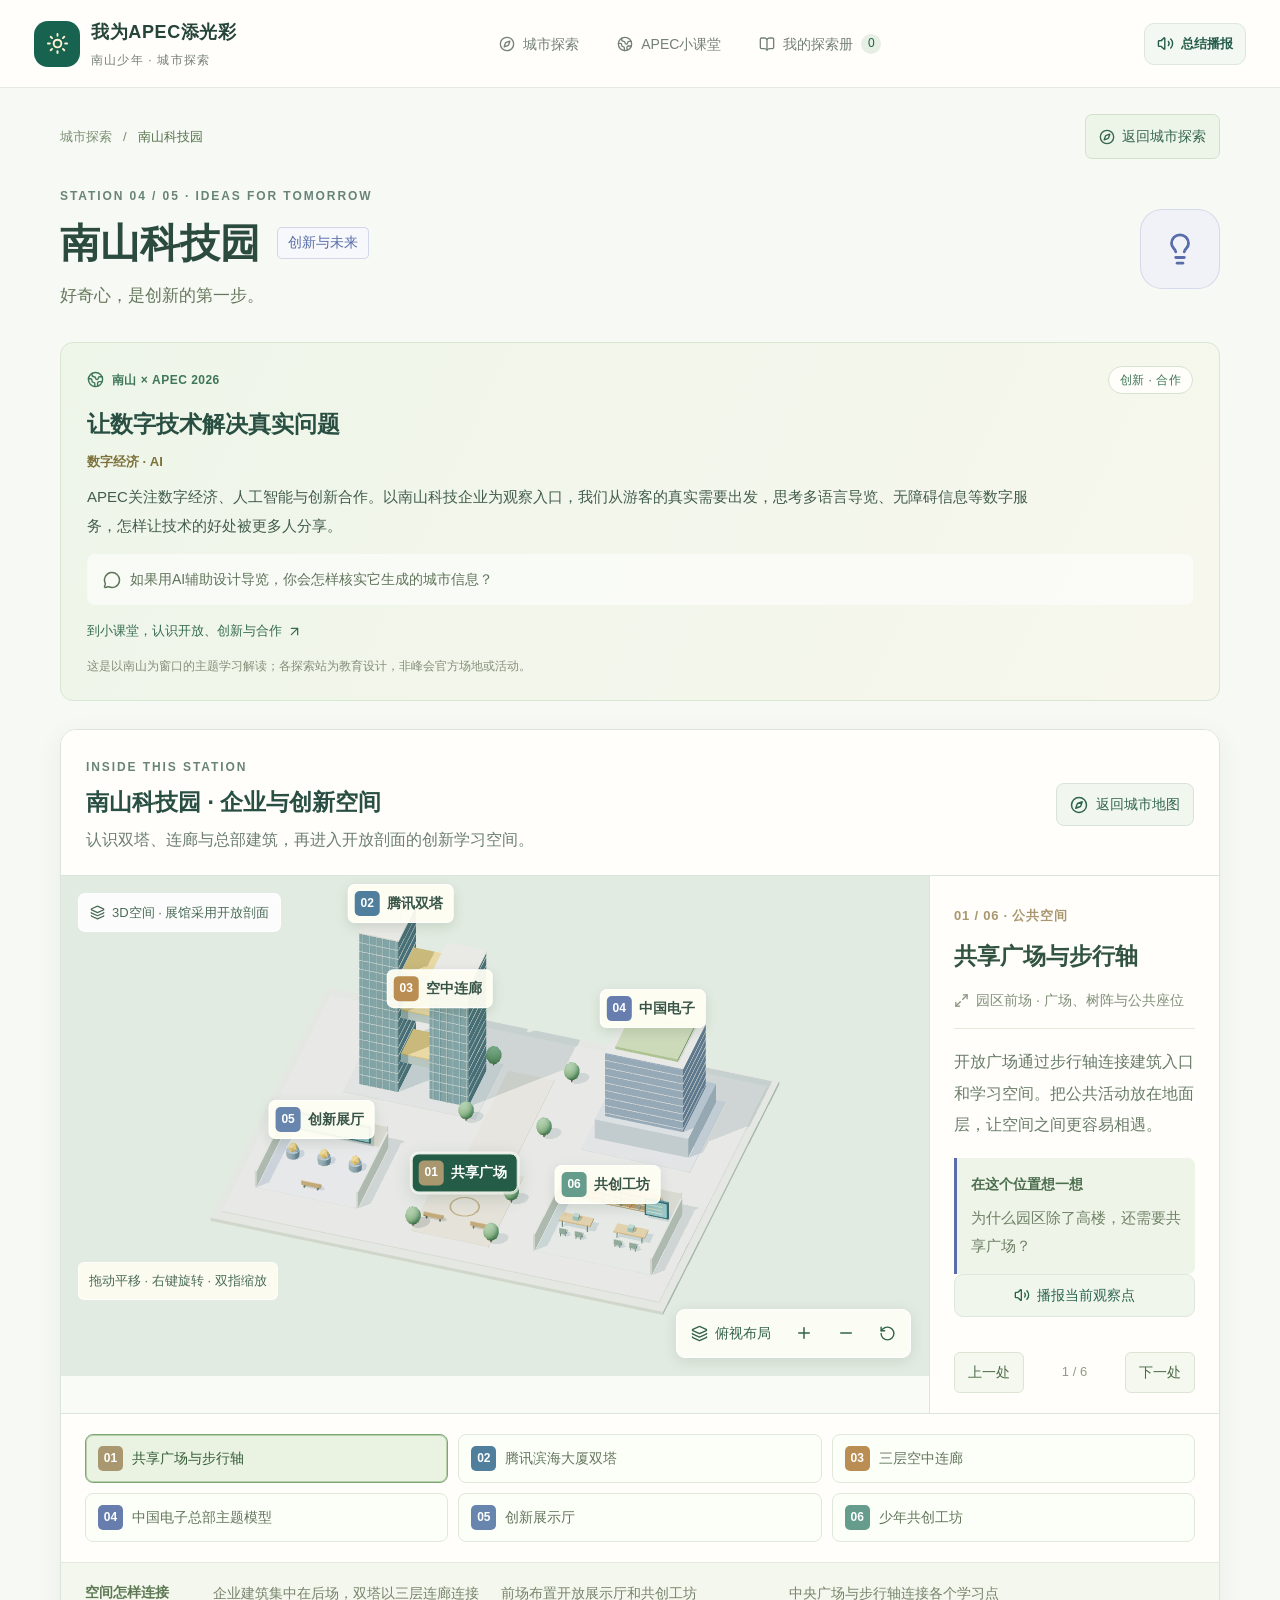
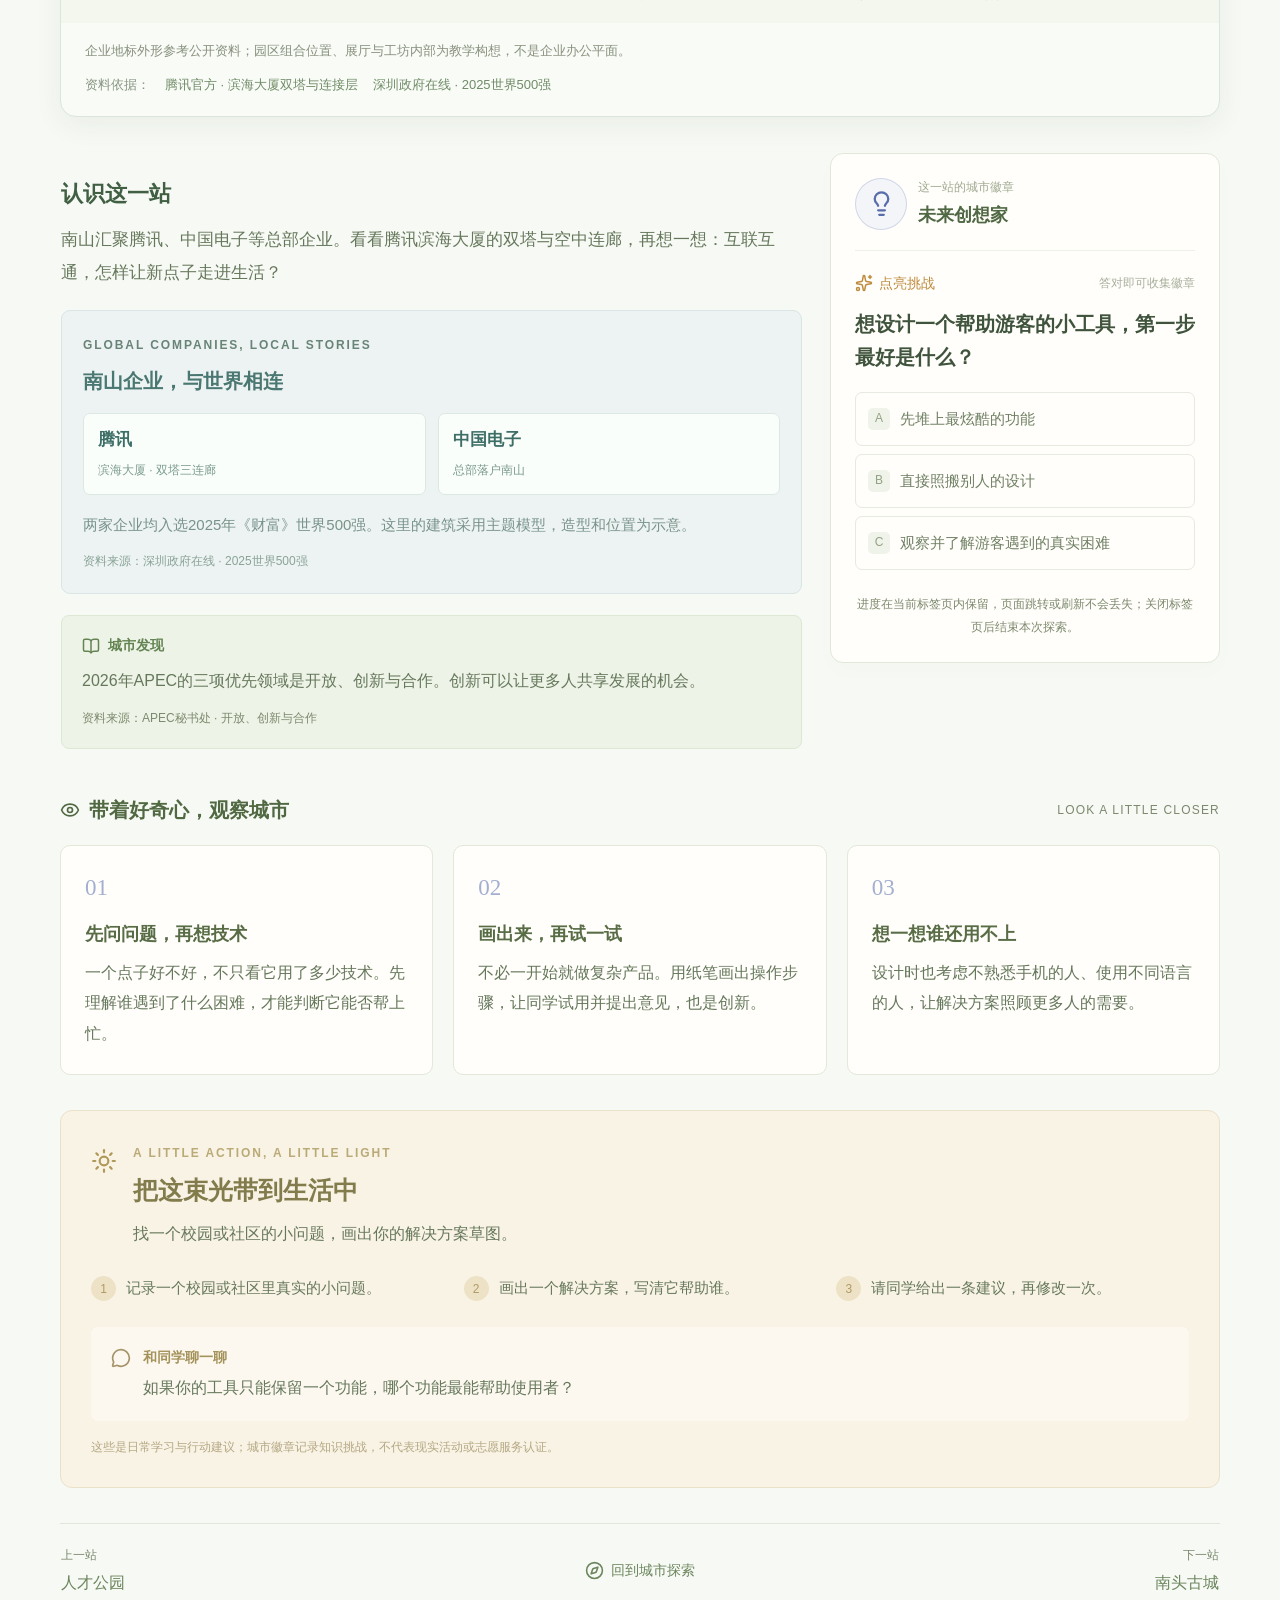
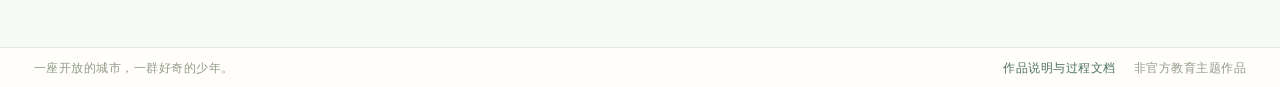
<file: explore/tech/index.html>
<!DOCTYPE html><html lang="zh-CN"><head><meta charSet="utf-8"/><meta name="viewport" content="width=device-width, initial-scale=1"/><link rel="stylesheet" href="/_next/static/css/index.Bz7C-g1S.css" data-rsc-css-href="/_next/static/css/index.Bz7C-g1S.css" data-precedence="vite-rsc/importer-resources"/><link rel="modulepreload" fetchPriority="low" href="/_next/static/chunks/index-CpzBbNXC.js"/><script src="/_next/static/chunks/rolldown-runtime-C60lm6uB.js" type="module" async=""></script><script src="/_next/static/chunks/framework-D_rUT4EX.js" type="module" async=""></script><script src="/_next/static/chunks/navigation-errors-By4dF-Cc.js" type="module" async=""></script><link rel="modulepreload" href="/_next/static/chunks/layout-segment-context-BgVM_bmv.js" crossorigin=""/><link rel="modulepreload" href="/_next/static/chunks/exploration-provider-DEX4lFxf.js" crossorigin=""/><link rel="modulepreload" href="/_next/static/chunks/page-narrator-CltaNtBj.js" crossorigin=""/><link rel="modulepreload" href="/_next/static/chunks/Icon-Bo9jbUr1.js" crossorigin=""/><link rel="modulepreload" href="/_next/static/chunks/station-page-pssiU_-j.js" crossorigin=""/><link rel="modulepreload" href="/_next/static/chunks/map-label-layout-DYdTjJoC.js" crossorigin=""/><link rel="modulepreload" href="/_next/static/chunks/site-chrome-37zh-2ZF.js" crossorigin=""/><link rel="modulepreload" href="/_next/static/chunks/apec-theme-BVxfUqP0.js" crossorigin=""/><link rel="modulepreload" href="/_next/static/chunks/waves-horizontal-CMj2hY6w.js" crossorigin=""/><link rel="modulepreload" href="/_next/static/chunks/sparkles-DWFIBnGf.js" crossorigin=""/><title>南山科技园 · 南山少年城市探索</title><meta name="description" content="好奇心，是创新的第一步。"/><link rel="shortcut icon" href="/favicon.svg"/><link rel="icon" href="/favicon.svg"/><script>Object.assign(((self[Symbol.for("vinext.navigationRuntime")]??={bootstrap:{routeManifest:null},functions:{}}).bootstrap.rsc??={rsc:[]}),{params:{"id":"tech"},nav:{"pathname":"/explore/tech","searchParams":[]}})</script><link rel="modulepreload" href="/_next/static/chunks/index-CpzBbNXC.js" />
</head><body class="antialiased"><div class="subpage station-subpage" style="--station-color:#586da9"><header class="site-header"><a href="/" class="brand" aria-label="返回城市探索首页"><span class="brand-icon"><svg xmlns="http://www.w3.org/2000/svg" width="23" height="23" viewBox="0 0 24 24" fill="none" stroke="currentColor" stroke-width="2" stroke-linecap="round" stroke-linejoin="round" class="lucide lucide-sun" aria-hidden="true"><circle cx="12" cy="12" r="4"></circle><path d="M12 2v2"></path><path d="M12 20v2"></path><path d="m4.93 4.93 1.41 1.41"></path><path d="m17.66 17.66 1.41 1.41"></path><path d="M2 12h2"></path><path d="M20 12h2"></path><path d="m6.34 17.66-1.41 1.41"></path><path d="m19.07 4.93-1.41 1.41"></path></svg></span><span><strong>我为APEC添光彩</strong><small>南山少年 · 城市探索</small></span></a><nav aria-label="主导航"><a href="/" data-slot="button" data-variant="ghost" data-size="default" class="inline-flex shrink-0 items-center justify-center gap-2 rounded-md text-sm font-medium whitespace-nowrap transition-all outline-none focus-visible:border-ring focus-visible:ring-[3px] focus-visible:ring-ring/50 disabled:pointer-events-none disabled:opacity-50 aria-invalid:border-destructive aria-invalid:ring-destructive/20 dark:aria-invalid:ring-destructive/40 [&amp;_svg]:pointer-events-none [&amp;_svg]:shrink-0 [&amp;_svg:not([class*=&#x27;size-&#x27;])]:size-4 hover:bg-accent hover:text-accent-foreground dark:hover:bg-accent/50 h-9 px-4 py-2 has-[&gt;svg]:px-3 nav-link"><svg xmlns="http://www.w3.org/2000/svg" width="24" height="24" viewBox="0 0 24 24" fill="none" stroke="currentColor" stroke-width="2" stroke-linecap="round" stroke-linejoin="round" class="lucide lucide-compass" aria-hidden="true"><circle cx="12" cy="12" r="10"></circle><path d="m16.24 7.76-1.804 5.411a2 2 0 0 1-1.265 1.265L7.76 16.24l1.804-5.411a2 2 0 0 1 1.265-1.265z"></path></svg>城市探索</a><a href="/learn" data-slot="button" data-variant="ghost" data-size="default" class="inline-flex shrink-0 items-center justify-center gap-2 rounded-md text-sm font-medium whitespace-nowrap transition-all outline-none focus-visible:border-ring focus-visible:ring-[3px] focus-visible:ring-ring/50 disabled:pointer-events-none disabled:opacity-50 aria-invalid:border-destructive aria-invalid:ring-destructive/20 dark:aria-invalid:ring-destructive/40 [&amp;_svg]:pointer-events-none [&amp;_svg]:shrink-0 [&amp;_svg:not([class*=&#x27;size-&#x27;])]:size-4 hover:bg-accent hover:text-accent-foreground dark:hover:bg-accent/50 h-9 px-4 py-2 has-[&gt;svg]:px-3 nav-link"><svg xmlns="http://www.w3.org/2000/svg" width="24" height="24" viewBox="0 0 24 24" fill="none" stroke="currentColor" stroke-width="2" stroke-linecap="round" stroke-linejoin="round" class="lucide lucide-earth" aria-hidden="true"><path d="M21.54 15H17a2 2 0 0 0-2 2v4.54"></path><path d="M7 3.34V5a3 3 0 0 0 3 3a2 2 0 0 1 2 2c0 1.1.9 2 2 2a2 2 0 0 0 2-2c0-1.1.9-2 2-2h3.17"></path><path d="M11 21.95V18a2 2 0 0 0-2-2a2 2 0 0 1-2-2v-1a2 2 0 0 0-2-2H2.05"></path><circle cx="12" cy="12" r="10"></circle></svg>APEC小课堂</a><a href="/passport" data-slot="button" data-variant="ghost" data-size="default" class="inline-flex shrink-0 items-center justify-center gap-2 rounded-md text-sm font-medium whitespace-nowrap transition-all outline-none focus-visible:border-ring focus-visible:ring-[3px] focus-visible:ring-ring/50 disabled:pointer-events-none disabled:opacity-50 aria-invalid:border-destructive aria-invalid:ring-destructive/20 dark:aria-invalid:ring-destructive/40 [&amp;_svg]:pointer-events-none [&amp;_svg]:shrink-0 [&amp;_svg:not([class*=&#x27;size-&#x27;])]:size-4 hover:bg-accent hover:text-accent-foreground dark:hover:bg-accent/50 h-9 px-4 py-2 has-[&gt;svg]:px-3 nav-link"><svg xmlns="http://www.w3.org/2000/svg" width="24" height="24" viewBox="0 0 24 24" fill="none" stroke="currentColor" stroke-width="2" stroke-linecap="round" stroke-linejoin="round" class="lucide lucide-book-open" aria-hidden="true"><path d="M12 5v16"></path><path d="M20.001 19A2 2 0 0022 17V5a2 2 0 00-1.999-2L16 3.002A5 5 0 0012 5a5 5 0 00-4-2H4a2 2 0 00-2 2v12a2 2 0 001.999 2H8a5 5 0 014 2 5 5 0 014-2z"></path></svg>我的探索册<span class="nav-count">·</span></a></nav><button class="narration-trigger " aria-label="打开本页总结播报" type="button" aria-haspopup="dialog" aria-expanded="false" data-state="closed" data-slot="popover-trigger"><svg xmlns="http://www.w3.org/2000/svg" width="17" height="17" viewBox="0 0 24 24" fill="none" stroke="currentColor" stroke-width="2" stroke-linecap="round" stroke-linejoin="round" class="lucide lucide-volume2 lucide-volume-2" aria-hidden="true"><path d="M11 4.702a.705.705 0 0 0-1.203-.498L6.413 7.587A1.4 1.4 0 0 1 5.416 8H3a1 1 0 0 0-1 1v6a1 1 0 0 0 1 1h2.416a1.4 1.4 0 0 1 .997.413l3.383 3.384A.705.705 0 0 0 11 19.298z"></path><path d="M16 9a5 5 0 0 1 0 6"></path><path d="M19.364 18.364a9 9 0 0 0 0-12.728"></path></svg><span>总结播报</span></button></header><main class="subpage-main"><nav class="page-breadcrumb" aria-label="当前位置"><a href="/">城市探索</a><span>/</span><span aria-current="page">南山科技园</span><a href="/" class="breadcrumb-return"><svg xmlns="http://www.w3.org/2000/svg" width="16" height="16" viewBox="0 0 24 24" fill="none" stroke="currentColor" stroke-width="2" stroke-linecap="round" stroke-linejoin="round" class="lucide lucide-compass" aria-hidden="true"><circle cx="12" cy="12" r="10"></circle><path d="m16.24 7.76-1.804 5.411a2 2 0 0 1-1.265 1.265L7.76 16.24l1.804-5.411a2 2 0 0 1 1.265-1.265z"></path></svg>返回城市探索</a></nav><div class="station-heading"><div><p class="eyebrow">STATION <!-- -->04<!-- --> / 05 · <!-- -->IDEAS FOR TOMORROW</p><h1>南山科技园<span>创新与未来</span></h1><p>好奇心，是创新的第一步。</p></div><span class="station-heading-icon"><svg xmlns="http://www.w3.org/2000/svg" width="34" height="34" viewBox="0 0 24 24" fill="none" stroke="currentColor" stroke-width="2" stroke-linecap="round" stroke-linejoin="round" class="lucide lucide-lightbulb" aria-hidden="true"><path d="M15 14c.2-1 .7-1.7 1.5-2.5 1-.9 1.5-2.2 1.5-3.5A6 6 0 0 0 6 8c0 1 .2 2.2 1.5 3.5.7.7 1.3 1.5 1.5 2.5"></path><path d="M9 18h6"></path><path d="M10 22h4"></path></svg></span></div><section class="apec-connection " aria-label="这一站与APEC的连接"><div class="apec-connection-label"><svg xmlns="http://www.w3.org/2000/svg" width="17" height="17" viewBox="0 0 24 24" fill="none" stroke="currentColor" stroke-width="2" stroke-linecap="round" stroke-linejoin="round" class="lucide lucide-earth" aria-hidden="true"><path d="M21.54 15H17a2 2 0 0 0-2 2v4.54"></path><path d="M7 3.34V5a3 3 0 0 0 3 3a2 2 0 0 1 2 2c0 1.1.9 2 2 2a2 2 0 0 0 2-2c0-1.1.9-2 2-2h3.17"></path><path d="M11 21.95V18a2 2 0 0 0-2-2a2 2 0 0 1-2-2v-1a2 2 0 0 0-2-2H2.05"></path><circle cx="12" cy="12" r="10"></circle></svg><span>南山 × APEC 2026</span><small>创新 · 合作</small></div><h2>让数字技术解决真实问题</h2><span class="apec-issue">数字经济 · AI</span><p>APEC关注数字经济、人工智能与创新合作。以南山科技企业为观察入口，我们从游客的真实需要出发，思考多语言导览、无障碍信息等数字服务，怎样让技术的好处被更多人分享。</p><div class="apec-reflection"><svg xmlns="http://www.w3.org/2000/svg" width="18" height="18" viewBox="0 0 24 24" fill="none" stroke="currentColor" stroke-width="2" stroke-linecap="round" stroke-linejoin="round" class="lucide lucide-message-circle" aria-hidden="true"><path d="M2.992 16.342a2 2 0 0 1 .094 1.167l-1.065 3.29a1 1 0 0 0 1.236 1.168l3.413-.998a2 2 0 0 1 1.099.092 10 10 0 1 0-4.777-4.719"></path></svg><p>如果用AI辅助设计导览，你会怎样核实它生成的城市信息？</p></div><a href="/learn">到小课堂，认识开放、创新与合作 <svg xmlns="http://www.w3.org/2000/svg" width="15" height="15" viewBox="0 0 24 24" fill="none" stroke="currentColor" stroke-width="2" stroke-linecap="round" stroke-linejoin="round" class="lucide lucide-arrow-up-right" aria-hidden="true"><path d="M7 7h10v10"></path><path d="M7 17 17 7"></path></svg></a><small class="apec-learning-note">这是以南山为窗口的主题学习解读；各探索站为教育设计，非峰会官方场地或活动。</small></section><section class="theme-map" aria-labelledby="theme-map-title"><div class="theme-map-heading"><div><span class="eyebrow">INSIDE THIS STATION</span><h2 id="theme-map-title">南山科技园 · 企业与创新空间</h2><p>认识双塔、连廊与总部建筑，再进入开放剖面的创新学习空间。</p></div><a href="/#tech"><svg xmlns="http://www.w3.org/2000/svg" width="18" height="18" viewBox="0 0 24 24" fill="none" stroke="currentColor" stroke-width="2" stroke-linecap="round" stroke-linejoin="round" class="lucide lucide-compass" aria-hidden="true"><circle cx="12" cy="12" r="10"></circle><path d="m16.24 7.76-1.804 5.411a2 2 0 0 1-1.265 1.265L7.76 16.24l1.804-5.411a2 2 0 0 1 1.265-1.265z"></path></svg>返回城市地图</a></div><div class="theme-map-grid"><div class="theme-map-stage "><div class="theme-map-canvas"><div class="theme-map-message" role="status"><span class="loading-orbit"></span><strong>正在展开主题内部空间</strong></div></div><div class="theme-map-badge"><svg xmlns="http://www.w3.org/2000/svg" width="15" height="15" viewBox="0 0 24 24" fill="none" stroke="currentColor" stroke-width="2" stroke-linecap="round" stroke-linejoin="round" class="lucide lucide-layers" aria-hidden="true"><path d="M12.83 2.18a2 2 0 0 0-1.66 0L2.6 6.08a1 1 0 0 0 0 1.83l8.58 3.91a2 2 0 0 0 1.66 0l8.58-3.9a1 1 0 0 0 0-1.83z"></path><path d="M2 12a1 1 0 0 0 .58.91l8.6 3.91a2 2 0 0 0 1.65 0l8.58-3.9A1 1 0 0 0 22 12"></path><path d="M2 17a1 1 0 0 0 .58.91l8.6 3.91a2 2 0 0 0 1.65 0l8.58-3.9A1 1 0 0 0 22 17"></path></svg>3D空间 · 展馆采用开放剖面</div><div class="theme-map-controls" aria-label="主题地图视角"><button type="button" aria-pressed="false"><svg xmlns="http://www.w3.org/2000/svg" width="17" height="17" viewBox="0 0 24 24" fill="none" stroke="currentColor" stroke-width="2" stroke-linecap="round" stroke-linejoin="round" class="lucide lucide-layers" aria-hidden="true"><path d="M12.83 2.18a2 2 0 0 0-1.66 0L2.6 6.08a1 1 0 0 0 0 1.83l8.58 3.91a2 2 0 0 0 1.66 0l8.58-3.9a1 1 0 0 0 0-1.83z"></path><path d="M2 12a1 1 0 0 0 .58.91l8.6 3.91a2 2 0 0 0 1.65 0l8.58-3.9A1 1 0 0 0 22 12"></path><path d="M2 17a1 1 0 0 0 .58.91l8.6 3.91a2 2 0 0 0 1.65 0l8.58-3.9A1 1 0 0 0 22 17"></path></svg>俯视布局</button><button type="button" aria-label="放大主题地图"><svg xmlns="http://www.w3.org/2000/svg" width="18" height="18" viewBox="0 0 24 24" fill="none" stroke="currentColor" stroke-width="2" stroke-linecap="round" stroke-linejoin="round" class="lucide lucide-plus" aria-hidden="true"><path d="M5 12h14"></path><path d="M12 5v14"></path></svg></button><button type="button" aria-label="缩小主题地图"><svg xmlns="http://www.w3.org/2000/svg" width="18" height="18" viewBox="0 0 24 24" fill="none" stroke="currentColor" stroke-width="2" stroke-linecap="round" stroke-linejoin="round" class="lucide lucide-minus" aria-hidden="true"><path d="M5 12h14"></path></svg></button><button type="button" aria-label="复位到本主题完整布局"><svg xmlns="http://www.w3.org/2000/svg" width="17" height="17" viewBox="0 0 24 24" fill="none" stroke="currentColor" stroke-width="2" stroke-linecap="round" stroke-linejoin="round" class="lucide lucide-rotate-ccw" aria-hidden="true"><path d="M3 12a9 9 0 1 0 9-9 9.75 9.75 0 0 0-6.74 2.74L3 8"></path><path d="M3 3v5h5"></path></svg></button></div><span class="theme-map-hint">拖动平移 · 右键旋转 · 双指缩放</span></div><aside class="theme-map-inspector" aria-label="当前空间介绍"><div class="theme-point-detail" aria-live="polite"><span class="theme-point-category" style="color:#a9976f">01<!-- --> / 06 · <!-- -->公共空间</span><h3>共享广场与步行轴</h3><p class="theme-point-space"><svg xmlns="http://www.w3.org/2000/svg" width="15" height="15" viewBox="0 0 24 24" fill="none" stroke="currentColor" stroke-width="2" stroke-linecap="round" stroke-linejoin="round" class="lucide lucide-maximize2 lucide-maximize-2" aria-hidden="true"><path d="M15 3h6v6"></path><path d="m21 3-7 7"></path><path d="m3 21 7-7"></path><path d="M9 21H3v-6"></path></svg>园区前场 · 广场、树阵与公共座位</p><p>开放广场通过步行轴连接建筑入口和学习空间。把公共活动放在地面层，让空间之间更容易相遇。</p><div class="theme-point-observe"><strong data-narrate="true">在这个位置想一想</strong><p>为什么园区除了高楼，还需要共享广场？</p></div></div><div class="theme-point-navigation"><button type="button" aria-label="查看上一个空间">上一处</button><span>1<!-- --> / 6</span><button type="button" aria-label="查看下一个空间">下一处</button></div></aside></div><nav class="theme-point-list" aria-label="六个内部空间"><button type="button" class="active" aria-pressed="true" style="--point-color:#a9976f"><b>01</b><span>共享广场与步行轴</span></button><button type="button" class="" aria-pressed="false" style="--point-color:#507e9d"><b>02</b><span>腾讯滨海大厦双塔</span></button><button type="button" class="" aria-pressed="false" style="--point-color:#ba8d52"><b>03</b><span>三层空中连廊</span></button><button type="button" class="" aria-pressed="false" style="--point-color:#667dad"><b>04</b><span>中国电子总部主题模型</span></button><button type="button" class="" aria-pressed="false" style="--point-color:#6886ad"><b>05</b><span>创新展示厅</span></button><button type="button" class="" aria-pressed="false" style="--point-color:#659c8b"><b>06</b><span>少年共创工坊</span></button></nav><div class="theme-layout-guide"><strong>空间怎样连接</strong><ol><li>企业建筑集中在后场，双塔以三层连廊连接</li><li>前场布置开放展示厅和共创工坊</li><li>中央广场与步行轴连接各个学习点</li></ol></div><p class="theme-layout-note">企业地标外形参考公开资料；园区组合位置、展厅与工坊内部为教学构想，不是企业办公平面。</p><div class="theme-layout-sources">资料依据：<a href="https://www.tencent.com/index.php/zh-cn/articles/80064.html" target="_blank" rel="noreferrer">腾讯官方 · 滨海大厦双塔与连接层</a><a href="https://www.sz.gov.cn/cn/xxgk/zfxxgj/zwdt/content/mpost_12302104.html" target="_blank" rel="noreferrer">深圳政府在线 · 2025世界500强</a></div></section><div class="station-main-grid"><div class="station-story-column"><div class="station-story"><h2>认识这一站</h2><p>南山汇聚腾讯、中国电子等总部企业。看看腾讯滨海大厦的双塔与空中连廊，再想一想：互联互通，怎样让新点子走进生活？</p><div class="enterprise-discovery"><span class="eyebrow">GLOBAL COMPANIES, LOCAL STORIES</span><h3>南山企业，与世界相连</h3><div><span><strong>腾讯</strong><small>滨海大厦 · 双塔三连廊</small></span><span><strong>中国电子</strong><small>总部落户南山</small></span></div><p>两家企业均入选2025年《财富》世界500强。这里的建筑采用主题模型，造型和位置为示意。</p><a href="https://www.sz.gov.cn/cn/xxgk/zfxxgj/zwdt/content/mpost_12302104.html" target="_blank" rel="noreferrer">资料来源：深圳政府在线 · 2025世界500强</a></div><div class="station-fact"><span><svg xmlns="http://www.w3.org/2000/svg" width="18" height="18" viewBox="0 0 24 24" fill="none" stroke="currentColor" stroke-width="2" stroke-linecap="round" stroke-linejoin="round" class="lucide lucide-book-open" aria-hidden="true"><path d="M12 5v16"></path><path d="M20.001 19A2 2 0 0022 17V5a2 2 0 00-1.999-2L16 3.002A5 5 0 0012 5a5 5 0 00-4-2H4a2 2 0 00-2 2v12a2 2 0 001.999 2H8a5 5 0 014 2 5 5 0 014-2z"></path></svg>城市发现</span><p>2026年APEC的三项优先领域是开放、创新与合作。创新可以让更多人共享发展的机会。</p><a href="https://www.apec.org/press/news-releases/2025/china-unveils-apec-2026-theme-and-priorities-in-shenzhen" target="_blank" rel="noreferrer">资料来源：<!-- -->APEC秘书处 · 开放、创新与合作</a></div></div></div><aside class="station-challenge-panel"><div class="station-badge-preview"><span><svg xmlns="http://www.w3.org/2000/svg" width="27" height="27" viewBox="0 0 24 24" fill="none" stroke="currentColor" stroke-width="2" stroke-linecap="round" stroke-linejoin="round" class="lucide lucide-lightbulb" aria-hidden="true"><path d="M15 14c.2-1 .7-1.7 1.5-2.5 1-.9 1.5-2.2 1.5-3.5A6 6 0 0 0 6 8c0 1 .2 2.2 1.5 3.5.7.7 1.3 1.5 1.5 2.5"></path><path d="M9 18h6"></path><path d="M10 22h4"></path></svg></span><div><small>这一站的城市徽章</small><strong>未来创想家</strong></div></div><section class="challenge full-challenge" aria-labelledby="challenge-tech"><div class="challenge-label"><svg xmlns="http://www.w3.org/2000/svg" width="18" height="18" viewBox="0 0 24 24" fill="none" stroke="currentColor" stroke-width="2" stroke-linecap="round" stroke-linejoin="round" class="lucide lucide-sparkles" aria-hidden="true"><path d="M11.017 2.814a1 1 0 0 1 1.966 0l1.051 5.558a2 2 0 0 0 1.594 1.594l5.558 1.051a1 1 0 0 1 0 1.966l-5.558 1.051a2 2 0 0 0-1.594 1.594l-1.051 5.558a1 1 0 0 1-1.966 0l-1.051-5.558a2 2 0 0 0-1.594-1.594l-5.558-1.051a1 1 0 0 1 0-1.966l5.558-1.051a2 2 0 0 0 1.594-1.594z"></path><path d="M20 2v4"></path><path d="M22 4h-4"></path><circle cx="4" cy="20" r="2"></circle></svg><span>点亮挑战</span><small>答对即可收集徽章</small></div><h4 id="challenge-tech">想设计一个帮助游客的小工具，第一步最好是什么？</h4><div class="answers"><button data-narrate="选项A。先堆上最炫酷的功能" class="answer " disabled="" aria-pressed="false"><span class="answer-letter">A</span><span>先堆上最炫酷的功能</span></button><button data-narrate="选项B。直接照搬别人的设计" class="answer " disabled="" aria-pressed="false"><span class="answer-letter">B</span><span>直接照搬别人的设计</span></button><button data-narrate="选项C。观察并了解游客遇到的真实困难" class="answer " disabled="" aria-pressed="false"><span class="answer-letter">C</span><span>观察并了解游客遇到的真实困难</span></button></div><div aria-live="polite" aria-atomic="true"></div></section><p class="session-note">进度在当前标签页内保留，页面跳转或刷新不会丢失；关闭标签页后结束本次探索。</p></aside></div><section class="observation-section"><div class="section-title"><span><svg xmlns="http://www.w3.org/2000/svg" width="20" height="20" viewBox="0 0 24 24" fill="none" stroke="currentColor" stroke-width="2" stroke-linecap="round" stroke-linejoin="round" class="lucide lucide-eye" aria-hidden="true"><path d="M2.062 12.348a1 1 0 0 1 0-.696 10.75 10.75 0 0 1 19.876 0 1 1 0 0 1 0 .696 10.75 10.75 0 0 1-19.876 0"></path><circle cx="12" cy="12" r="3"></circle></svg>带着好奇心，观察城市</span><small>LOOK A LITTLE CLOSER</small></div><div class="observation-grid"><article class="observation-card"><span>01</span><h3>先问问题，再想技术</h3><p>一个点子好不好，不只看它用了多少技术。先理解谁遇到了什么困难，才能判断它能否帮上忙。</p></article><article class="observation-card"><span>02</span><h3>画出来，再试一试</h3><p>不必一开始就做复杂产品。用纸笔画出操作步骤，让同学试用并提出意见，也是创新。</p></article><article class="observation-card"><span>03</span><h3>想一想谁还用不上</h3><p>设计时也考虑不熟悉手机的人、使用不同语言的人，让解决方案照顾更多人的需要。</p></article></div></section><section class="station-action-section"><div class="action-heading"><svg xmlns="http://www.w3.org/2000/svg" width="26" height="26" viewBox="0 0 24 24" fill="none" stroke="currentColor" stroke-width="2" stroke-linecap="round" stroke-linejoin="round" class="lucide lucide-sun" aria-hidden="true"><circle cx="12" cy="12" r="4"></circle><path d="M12 2v2"></path><path d="M12 20v2"></path><path d="m4.93 4.93 1.41 1.41"></path><path d="m17.66 17.66 1.41 1.41"></path><path d="M2 12h2"></path><path d="M20 12h2"></path><path d="m6.34 17.66-1.41 1.41"></path><path d="m19.07 4.93-1.41 1.41"></path></svg><div><span class="eyebrow">A LITTLE ACTION, A LITTLE LIGHT</span><h2>把这束光带到生活中</h2><p>找一个校园或社区的小问题，画出你的解决方案草图。</p></div></div><ol class="action-steps"><li><span>1</span>记录一个校园或社区里真实的小问题。</li><li><span>2</span>画出一个解决方案，写清它帮助谁。</li><li><span>3</span>请同学给出一条建议，再修改一次。</li></ol><div class="reflection-question"><svg xmlns="http://www.w3.org/2000/svg" width="20" height="20" viewBox="0 0 24 24" fill="none" stroke="currentColor" stroke-width="2" stroke-linecap="round" stroke-linejoin="round" class="lucide lucide-message-circle" aria-hidden="true"><path d="M2.992 16.342a2 2 0 0 1 .094 1.167l-1.065 3.29a1 1 0 0 0 1.236 1.168l3.413-.998a2 2 0 0 1 1.099.092 10 10 0 1 0-4.777-4.719"></path></svg><div><strong>和同学聊一聊</strong><p>如果你的工具只能保留一个功能，哪个功能最能帮助使用者？</p></div></div><p class="action-disclaimer">这些是日常学习与行动建议；城市徽章记录知识挑战，不代表现实活动或志愿服务认证。</p></section><nav class="station-pagination" aria-label="其他探索站"><a href="/explore/park"><small>上一站</small><strong>人才公园</strong></a><a href="/"><svg xmlns="http://www.w3.org/2000/svg" width="19" height="19" viewBox="0 0 24 24" fill="none" stroke="currentColor" stroke-width="2" stroke-linecap="round" stroke-linejoin="round" class="lucide lucide-compass" aria-hidden="true"><circle cx="12" cy="12" r="10"></circle><path d="m16.24 7.76-1.804 5.411a2 2 0 0 1-1.265 1.265L7.76 16.24l1.804-5.411a2 2 0 0 1 1.265-1.265z"></path></svg>回到城市探索</a><a href="/explore/oldtown"><small>下一站</small><strong>南头古城</strong></a></nav></main><footer class="site-footer"><span>一座开放的城市，一群好奇的少年。</span><span class="footer-meta"><a href="/project">作品说明与过程文档</a><span>非官方教育主题作品</span></span></footer></div><script type="module" src="/_next/static/chunks/index-CpzBbNXC.js" id="_R_" async=""></script><script>((self[Symbol.for("vinext.navigationRuntime")]??={bootstrap:{routeManifest:null},functions:{}}).bootstrap.rsc??={rsc:[]}).rsc.push("0:{\"page:/explore/tech\":\"$L1\",\"layout:/\":\"$L2\",\"route:/explore/tech\":\"$L3\",\"__route\":\"route:/explore/tech\",\"__interceptionContext\":null,\"__layoutIds\":[\"layout:/\"],\"__rootLayout\":\"/\",\"__bfcacheSegmentIdentities\":{\"layout:/\":\"[\\\"layout\\\",\\\"layout:/\\\",\\\"root-boundary:/\\\",\\\"\\\"]\",\"page:/explore/tech\":\"[\\\"page\\\",\\\"page:/explore/:id\\\",\\\"root-boundary:/\\\",\\\"[\\\\\\\"explore\\\\\\\",\\\\\\\"id|tech|d\\\\\\\"]\\\"]\"},\"__srcPage\":[\"explore\",\"[id]\",\"page\"],\"__layoutFlags\":{\"layout:/\":\"s\"},\"__artifactCompatibility\":{\"schemaVersion\":1,\"graphVersion\":\"app-route-graph:3d9bf68cd4c9eb64\",\"deploymentVersion\":\"8f64ddc8-65ee-44f9-819e-b31171dc12a7\",\"appElementsSchemaVersion\":1,\"rscPayloadSchemaVersion\":1,\"rootBoundaryId\":\"/\",\"renderEpoch\":null}}\n")</script><script>((self[Symbol.for("vinext.navigationRuntime")]??={bootstrap:{routeManifest:null},functions:{}}).bootstrap.rsc??={rsc:[]}).rsc.push("4:I[\"77cdc32a328c\",[],\"ExplorationProvider\",1]\n")</script><script>((self[Symbol.for("vinext.navigationRuntime")]??={bootstrap:{routeManifest:null},functions:{}}).bootstrap.rsc??={rsc:[]}).rsc.push("5:I[\"d3b11a10b282\",[],\"NarrationProvider\",1]\n")</script><script>((self[Symbol.for("vinext.navigationRuntime")]??={bootstrap:{routeManifest:null},functions:{}}).bootstrap.rsc??={rsc:[]}).rsc.push("6:I[\"48202614ed41\",[],\"Children\",1]\n")</script><script>((self[Symbol.for("vinext.navigationRuntime")]??={bootstrap:{routeManifest:null},functions:{}}).bootstrap.rsc??={rsc:[]}).rsc.push("7:I[\"60c6f8efdea4\",[],\"GlobalErrorBoundary\",1]\n")</script><script>((self[Symbol.for("vinext.navigationRuntime")]??={bootstrap:{routeManifest:null},functions:{}}).bootstrap.rsc??={rsc:[]}).rsc.push("8:I[\"f9fc34ff1679\",[],\"default\",1]\n")</script><script>((self[Symbol.for("vinext.navigationRuntime")]??={bootstrap:{routeManifest:null},functions:{}}).bootstrap.rsc??={rsc:[]}).rsc.push("9:I[\"60c6f8efdea4\",[],\"ErrorBoundary\",1]\n")</script><script>((self[Symbol.for("vinext.navigationRuntime")]??={bootstrap:{routeManifest:null},functions:{}}).bootstrap.rsc??={rsc:[]}).rsc.push("a:I[\"641eb65a0981\",[],\"LayoutSegmentProvider\",1]\n")</script><script>((self[Symbol.for("vinext.navigationRuntime")]??={bootstrap:{routeManifest:null},functions:{}}).bootstrap.rsc??={rsc:[]}).rsc.push("b:I[\"48202614ed41\",[],\"Slot\",1]\n")</script><script>((self[Symbol.for("vinext.navigationRuntime")]??={bootstrap:{routeManifest:null},functions:{}}).bootstrap.rsc??={rsc:[]}).rsc.push("c:I[\"60c6f8efdea4\",[],\"NotFoundBoundary\",1]\n")</script><script>((self[Symbol.for("vinext.navigationRuntime")]??={bootstrap:{routeManifest:null},functions:{}}).bootstrap.rsc??={rsc:[]}).rsc.push("d:I[\"4715d14f82e4\",[],\"SiteHeader\",1]\n")</script><script>((self[Symbol.for("vinext.navigationRuntime")]??={bootstrap:{routeManifest:null},functions:{}}).bootstrap.rsc??={rsc:[]}).rsc.push("e:I[\"066132fd2803\",[],\"default\",1]\n")</script><script>((self[Symbol.for("vinext.navigationRuntime")]??={bootstrap:{routeManifest:null},functions:{}}).bootstrap.rsc??={rsc:[]}).rsc.push("f:I[\"4715d14f82e4\",[],\"SiteFooter\",1]\n")</script><script>((self[Symbol.for("vinext.navigationRuntime")]??={bootstrap:{routeManifest:null},functions:{}}).bootstrap.rsc??={rsc:[]}).rsc.push("10:I[\"63c9a7ce9801\",[],\"AppRouterScrollTarget\",1]\n")</script><script>((self[Symbol.for("vinext.navigationRuntime")]??={bootstrap:{routeManifest:null},functions:{}}).bootstrap.rsc??={rsc:[]}).rsc.push("11:I[\"60c6f8efdea4\",[],\"RedirectBoundary\",1]\n")</script><script>((self[Symbol.for("vinext.navigationRuntime")]??={bootstrap:{routeManifest:null},functions:{}}).bootstrap.rsc??={rsc:[]}).rsc.push(":HL[\"/_next/static/css/index.Bz7C-g1S.css\",\"style\"     ]\n")</script><script>((self[Symbol.for("vinext.navigationRuntime")]??={bootstrap:{routeManifest:null},functions:{}}).bootstrap.rsc??={rsc:[]}).rsc.push("2:[[[\"$\",\"link\",\"css:/_next/static/css/index.Bz7C-g1S.css\",{\"rel\":\"stylesheet\",\"precedence\":\"vite-rsc/importer-resources\",\"href\":\"/_next/static/css/index.Bz7C-g1S.css\",\"data-rsc-css-href\":\"/_next/static/css/index.Bz7C-g1S.css\"}],\"$undefined\"],[\"$\",\"html\",null,{\"lang\":\"zh-CN\",\"children\":[\"$\",\"body\",null,{\"className\":\"antialiased\",\"children\":[\"$\",\"$L4\",null,{\"children\":[\"$\",\"$L5\",null,{\"children\":[\"$\",\"$L6\",null,{}]}]}]}]}]]\n")</script><script>((self[Symbol.for("vinext.navigationRuntime")]??={bootstrap:{routeManifest:null},functions:{}}).bootstrap.rsc??={rsc:[]}).rsc.push("3:[[[\"$\",\"meta\",null,{\"charSet\":\"utf-8\"}],[[\"$\",\"title\",\"0\",{\"children\":\"南山科技园 · 南山少年城市探索\"}],[\"$\",\"meta\",\"1\",{\"name\":\"description\",\"content\":\"好奇心，是创新的第一步。\"}],[\"$\",\"link\",\"2\",{\"data-vinext-streamed-icon\":\"$undefined\",\"rel\":\"shortcut icon\",\"href\":\"/favicon.svg\",\"type\":\"$undefined\",\"sizes\":\"$undefined\",\"color\":\"$undefined\",\"media\":\"$undefined\",\"fetchPriority\":\"$undefined\"}],[\"$\",\"link\",\"3\",{\"data-vinext-streamed-icon\":\"$undefined\",\"rel\":\"icon\",\"href\":\"/favicon.svg\",\"type\":\"$undefined\",\"sizes\":\"$undefined\",\"color\":\"$undefined\",\"media\":\"$undefined\",\"fetchPriority\":\"$undefined\"}]],[[\"$\",\"meta\",\"0\",{\"name\":\"viewport\",\"content\":\"width=device-width, initial-scale=1\"}]]],[\"$\",\"$L7\",null,{\"fallback\":\"$8\",\"children\":[\"$\",\"$L9\",null,{\"fallback\":\"$8\",\"children\":[\"$\",\"$La\",null,{\"providerId\":\"layout:/\",\"segmentMap\":{\"children\":[\"explore\",\"tech\"]},\"children\":[\"$\",\"$Lb\",null,{\"id\":\"layout:/\",\"parallelSlots\":\"$undefined\",\"children\":[\"$\",\"$Lc\",null,{\"resetKey\":\"explore\",\"fallback\":[\"$\",\"div\",null,{\"className\":\"subpage\",\"children\":[[\"$\",\"$Ld\",null,{}],[\"$\",\"main\",null,{\"className\":\"not-found-page\",\"children\":[[\"$\",\"$Le\",null,{\"ref\":\"$undefined\",\"iconNode\":[[\"circle\",{\"cx\":\"12\",\"cy\":\"12\",\"r\":\"10\",\"key\":\"1mglay\"}],[\"path\",{\"d\":\"m16.24 7.76-1.804 5.411a2 2 0 0 1-1.265 1.265L7.76 16.24l1.804-5.411a2 2 0 0 1 1.265-1.265z\",\"key\":\"9ktpf1\"}]],\"className\":\"lucide-compass\",\"size\":48}],[\"$\",\"span\",null,{\"className\":\"eyebrow\",\"children\":\"LET'S FIND OUR WAY\"}],[\"$\",\"h1\",null,{\"children\":\"这一站暂时没有找到。\"}],[\"$\",\"p\",null,{\"children\":\"回到城市地图，五个探索站都在那里等你。\"}],[\"$\",\"a\",null,{\"href\":\"/\",\"children\":\"回到城市探索\",\"data-slot\":\"button\",\"data-variant\":\"default\",\"data-size\":\"default\",\"className\":\"inline-flex shrink-0 items-center justify-center gap-2 rounded-md text-sm font-medium whitespace-nowrap transition-all outline-none focus-visible:border-ring focus-visible:ring-[3px] focus-visible:ring-ring/50 disabled:pointer-events-none disabled:opacity-50 aria-invalid:border-destructive aria-invalid:ring-destructive/20 dark:aria-invalid:ring-destructive/40 [\u0026_svg]:pointer-events-none [\u0026_svg]:shrink-0 [\u0026_svg:not([class*='size-'])]:size-4 bg-primary text-primary-foreground hover:bg-primary/90 h-9 px-4 py-2 has-[\u003esvg]:px-3 primary-button\",\"ref\":null}]]}],[\"$\",\"$Lf\",null,{}]]}],\"children\":[\"$\",\"$Lc\",null,{\"resetKey\":\"[\\\"explore\\\",\\\"id|tech|d\\\"]\",\"fallback\":[\"$\",\"div\",null,{\"className\":\"subpage\",\"children\":[[\"$\",\"$Ld\",null,{}],[\"$\",\"main\",null,{\"className\":\"not-found-page\",\"children\":[[\"$\",\"$Le\",null,{\"ref\":\"$undefined\",\"iconNode\":\"$3:1:props:children:props:children:props:children:props:children:props:fallback:props:children:1:props:children:0:props:iconNode\",\"className\":\"lucide-compass\",\"size\":48}],[\"$\",\"span\",null,{\"className\":\"eyebrow\",\"children\":\"LET'S FIND OUR WAY\"}],[\"$\",\"h1\",null,{\"children\":\"这一站暂时没有找到。\"}],[\"$\",\"p\",null,{\"children\":\"回到城市地图，五个探索站都在那里等你。\"}],[\"$\",\"a\",null,{\"href\":\"/\",\"children\":\"回到城市探索\",\"data-slot\":\"button\",\"data-variant\":\"default\",\"data-size\":\"default\",\"className\":\"inline-flex shrink-0 items-center justify-center gap-2 rounded-md text-sm font-medium whitespace-nowrap transition-all outline-none focus-visible:border-ring focus-visible:ring-[3px] focus-visible:ring-ring/50 disabled:pointer-events-none disabled:opacity-50 aria-invalid:border-destructive aria-invalid:ring-destructive/20 dark:aria-invalid:ring-destructive/40 [\u0026_svg]:pointer-events-none [\u0026_svg]:shrink-0 [\u0026_svg:not([class*='size-'])]:size-4 bg-primary text-primary-foreground hover:bg-primary/90 h-9 px-4 py-2 has-[\u003esvg]:px-3 primary-button\",\"ref\":null}]]}],[\"$\",\"$Lf\",null,{}]]}],\"children\":[\"$\",\"$L10\",null,{\"children\":[\"$\",\"$L11\",null,{\"children\":[[\"$\",\"$La\",null,{\"providerId\":\"page:/explore/tech\",\"segmentMap\":{\"children\":[\"__PAGE__\"]},\"children\":[\"$\",\"$Lb\",null,{\"id\":\"page:/explore/tech\"}]}],null]}]}]}]}]}]}]}]}],null,null]\n")</script><script>((self[Symbol.for("vinext.navigationRuntime")]??={bootstrap:{routeManifest:null},functions:{}}).bootstrap.rsc??={rsc:[]}).rsc.push("12:I[\"4405b8985df8\",[],\"default\",1]\n")</script><script>((self[Symbol.for("vinext.navigationRuntime")]??={bootstrap:{routeManifest:null},functions:{}}).bootstrap.rsc??={rsc:[]}).rsc.push("1:[\"$\",\"$L12\",null,{\"id\":\"tech\"}]\n")</script><script>Object.assign(((self[Symbol.for("vinext.navigationRuntime")]??={bootstrap:{routeManifest:null},functions:{}}).bootstrap.rsc??={rsc:[]}),{"initialCacheKind":"static"});((self[Symbol.for("vinext.navigationRuntime")]??={bootstrap:{routeManifest:null},functions:{}}).bootstrap.rsc??={rsc:[]}).done=true</script></body></html>
</file>
